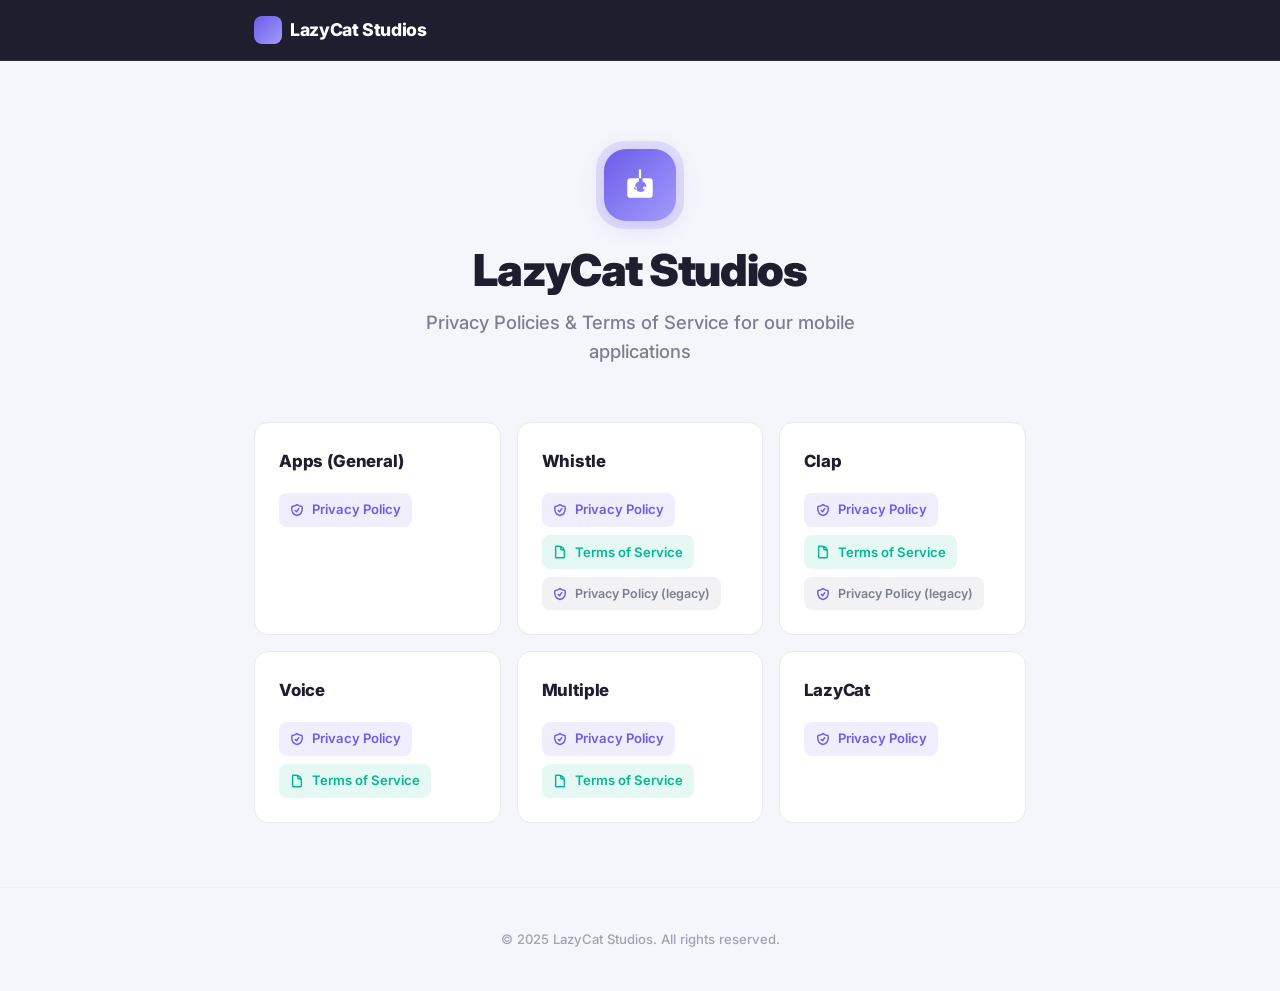
<file: index.html>
<!DOCTYPE html>
<html lang="en">
<head>
  <meta charset="UTF-8">
  <meta name="viewport" content="width=device-width, initial-scale=1.0">
  <meta name="theme-color" content="#1e1e2e">
  <title>LazyCat Studios</title>
  <link rel="stylesheet" href="style.css">
</head>
<body>
  <header class="site-header">
    <div class="site-header__inner">
      <a href="/" class="site-header__brand">LazyCat Studios</a>
    </div>
  </header>

  <main class="page-wrapper">
    <div class="hero">
      <div class="hero__icon">
        <svg xmlns="http://www.w3.org/2000/svg" viewBox="0 0 24 24" fill="currentColor"><path d="M12 1.5a.75.75 0 01.75.75V7.5h-1.5V2.25A.75.75 0 0112 1.5zM11.25 7.5v1.933a3.75 3.75 0 102.5 0V7.5h4.5A2.25 2.25 0 0120.5 9.75v8.5a2.25 2.25 0 01-2.25 2.25H5.75A2.25 2.25 0 013.5 18.25v-8.5A2.25 2.25 0 015.75 7.5h5.5zM9 15a1 1 0 100-2 1 1 0 000 2zm7-1a1 1 0 11-2 0 1 1 0 012 0z"/></svg>
      </div>
      <h1 class="hero__title">LazyCat Studios</h1>
      <p class="hero__subtitle">Privacy Policies &amp; Terms of Service for our mobile applications</p>
    </div>

    <div class="apps-grid">

      <div class="app-card">
        <div class="app-card__name">Apps (General)</div>
        <div class="app-card__links">
          <a href="pp-apps/" class="app-card__link">Privacy Policy</a>
        </div>
      </div>

      <div class="app-card">
        <div class="app-card__name">Whistle</div>
        <div class="app-card__links">
          <a href="whistle/privacy-policy/" class="app-card__link">Privacy Policy</a>
          <a href="whistle/terms-of-service/" class="app-card__link">Terms of Service</a>
          <a href="pp-whistle/" class="app-card__link">Privacy Policy (legacy)</a>
        </div>
      </div>

      <div class="app-card">
        <div class="app-card__name">Clap</div>
        <div class="app-card__links">
          <a href="clap/privacy-policy/" class="app-card__link">Privacy Policy</a>
          <a href="clap/terms-of-service/" class="app-card__link">Terms of Service</a>
          <a href="pp-clap/" class="app-card__link">Privacy Policy (legacy)</a>
        </div>
      </div>

      <div class="app-card">
        <div class="app-card__name">Voice</div>
        <div class="app-card__links">
          <a href="voice/privacy-policy/" class="app-card__link">Privacy Policy</a>
          <a href="voice/terms-of-service/" class="app-card__link">Terms of Service</a>
        </div>
      </div>

      <div class="app-card">
        <div class="app-card__name">Multiple</div>
        <div class="app-card__links">
          <a href="multiple/privacy-policy/" class="app-card__link">Privacy Policy</a>
          <a href="multiple/terms-of-service/" class="app-card__link">Terms of Service</a>
        </div>
      </div>

      <div class="app-card">
        <div class="app-card__name">LazyCat</div>
        <div class="app-card__links">
          <a href="pp-lazycat/" class="app-card__link">Privacy Policy</a>
        </div>
      </div>

    </div>
  </main>

  <footer class="site-footer">&copy; 2025 LazyCat Studios. All rights reserved.</footer>
</body>
</html>
</file>
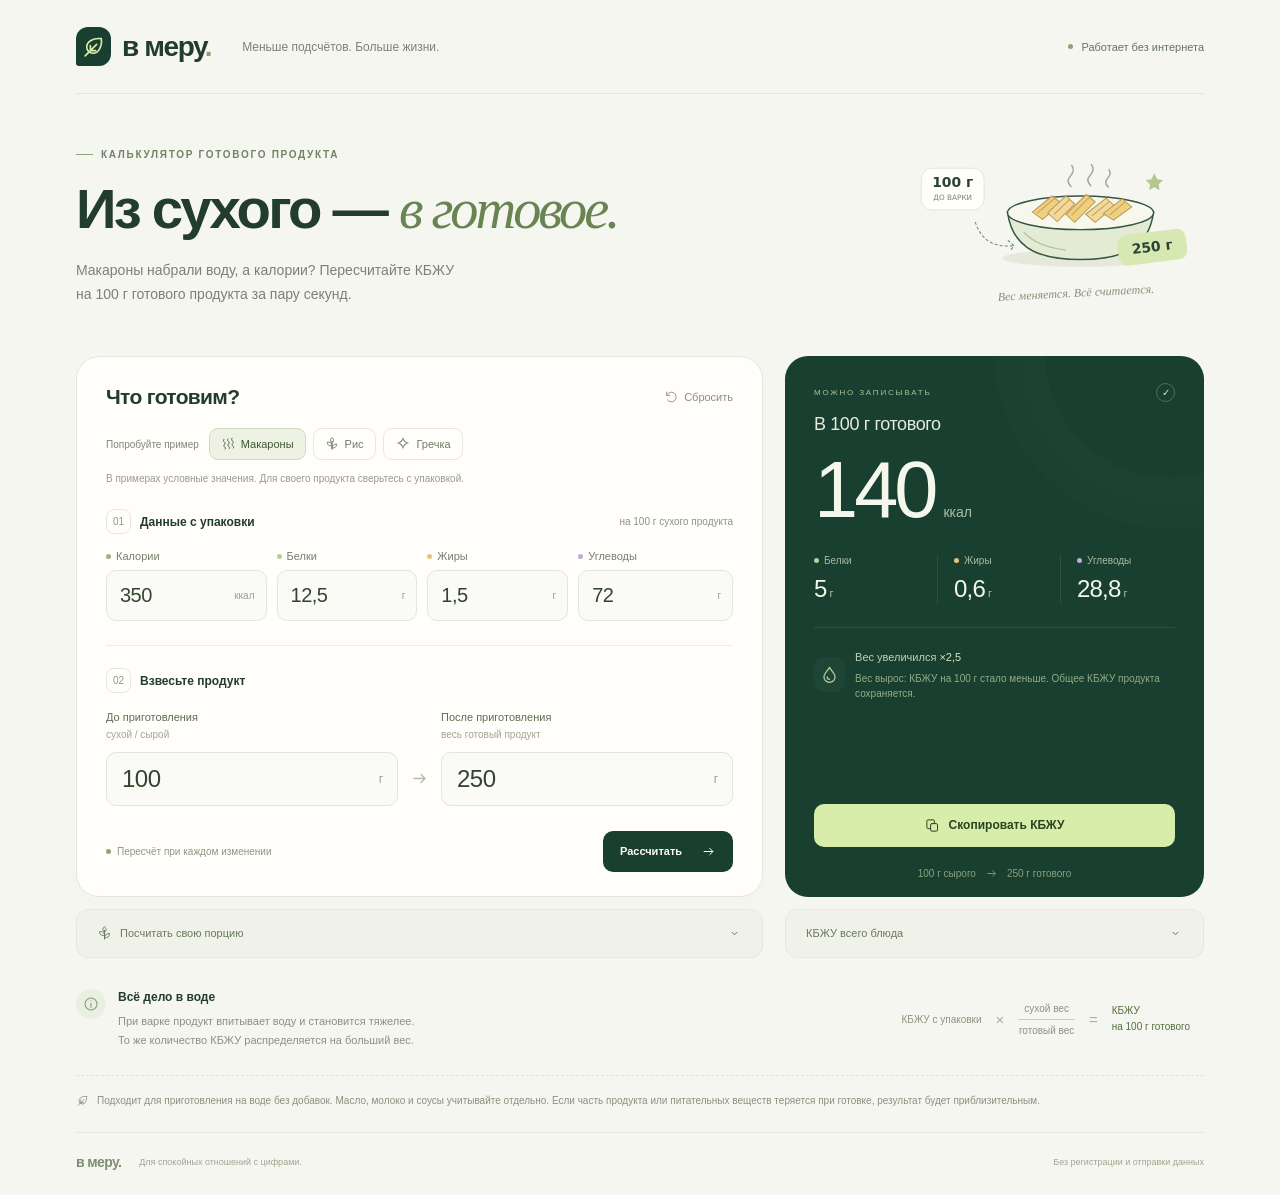
<file: kbzhu-cooked/index.html>
<!doctype html>
<html lang="ru">
  <head>
    <meta charset="UTF-8">
    <meta name="viewport" content="width=device-width, initial-scale=1">
    <meta name="theme-color" content="#183f30">
    <meta name="description" content="Пересчитайте калории, белки, жиры и углеводы сухого продукта на 100 граммов готового. Простой калькулятор для макарон, риса, гречки и других продуктов.">
    <title>В меру — КБЖУ после приготовления</title>
    <link rel="icon" type="image/svg+xml" href="favicon.svg">
    <link rel="stylesheet" href="styles.css">
    <script src="calculator.js" defer></script>
  </head>
  <body>
    <svg class="icon-library" xmlns="http://www.w3.org/2000/svg" aria-hidden="true">
      <symbol id="icon-arrow" viewBox="0 0 24 24"><path d="M5 12h14m-5-5 5 5-5 5"/></symbol>
      <symbol id="icon-leaf" viewBox="0 0 24 24"><path d="M19.5 4.5c-8-1-14 3-14 8a6 6 0 0 0 6 6c5 0 9-6 8-14Z"/><path d="m4 21 11-11M9 16v-5m0 5h5"/></symbol>
      <symbol id="icon-copy" viewBox="0 0 24 24"><rect x="9" y="9" width="11" height="12" rx="2"/><path d="M15 9V5a2 2 0 0 0-2-2H5a2 2 0 0 0-2 2v10a2 2 0 0 0 2 2h4"/></symbol>
      <symbol id="icon-reset" viewBox="0 0 24 24"><path d="M3 10a9 9 0 1 1 1 8M3 4v6h6"/></symbol>
      <symbol id="icon-drop" viewBox="0 0 24 24"><path d="M12 3c-2 4-7 8-7 12a7 7 0 0 0 14 0c0-4-5-8-7-12Z"/><path d="M9 15a3 3 0 0 0 3 3"/></symbol>
      <symbol id="icon-info" viewBox="0 0 24 24"><circle cx="12" cy="12" r="9"/><path d="M12 11v6m0-10v.1"/></symbol>
      <symbol id="icon-chevron" viewBox="0 0 24 24"><path d="m8 10 4 4 4-4"/></symbol>
      <symbol id="icon-pasta" viewBox="0 0 24 24"><path d="M5 4c-4 4 5 5 1 9s5 5 1 8M12 3c-4 4 5 5 1 9s5 5 1 8M19 2c-4 4 5 5 1 9s5 5 1 8"/></symbol>
      <symbol id="icon-grain" viewBox="0 0 24 24"><path d="M12 21V7m0 8c-6 1-8-2-8-6 5-1 8 2 8 6Zm0 4c6 0 8-3 8-7-5 0-8 3-8 7Zm0-9c-4-3-3-6 0-9 3 3 4 6 0 9Z"/></symbol>
    </svg>

    <div class="page-shell">
      <header class="site-header">
        <a class="brand" href="./" aria-label="В меру — на главную">
          <span class="brand-symbol"><svg class="icon"><use href="#icon-leaf"/></svg></span>
          <span>в меру<span class="brand-dot">.</span></span>
        </a>
        <span class="header-caption">Меньше подсчётов. Больше жизни.</span>
        <span class="local-badge"><span></span> Работает без интернета</span>
      </header>

      <main>
        <noscript><p class="no-script-message">Для расчёта включите JavaScript в браузере. Сейчас показан только пример для макарон.</p></noscript>
        <section class="hero" aria-labelledby="page-title">
          <div class="hero-copy">
            <p class="eyebrow"><span></span> КАЛЬКУЛЯТОР ГОТОВОГО ПРОДУКТА</p>
            <h1 id="page-title">Из сухого — <em>в готовое.</em></h1>
            <p class="hero-description">Макароны набрали воду, а калории? Пересчитайте КБЖУ<br class="desktop-break"> на 100 г готового продукта за пару секунд.</p>
          </div>
          <div class="hero-illustration" aria-hidden="true">
            <svg viewBox="0 0 390 200" fill="none" xmlns="http://www.w3.org/2000/svg">
              <ellipse cx="235" cy="163" rx="110" ry="12" fill="#e6e8dc"/>
              <path d="M132 100h200c-6 43-33 65-100 65s-94-22-100-65Z" fill="#e4ebd5" stroke="#335741" stroke-width="2"/>
              <ellipse cx="232" cy="101" rx="100" ry="23" fill="#f7f7ed" stroke="#335741" stroke-width="2"/>
              <path d="m166 100 27-22 13 10-26 22-14-10Z" fill="#efd080" stroke="#b99a54" stroke-width="1.4"/>
              <path d="m187 101 25-23 12 11-24 24-13-12Z" fill="#f3d999" stroke="#b99a54" stroke-width="1.4"/>
              <path d="m212 103 28-27 12 10-28 28-12-11Z" fill="#efd080" stroke="#b99a54" stroke-width="1.4"/>
              <path d="m239 103 28-22 12 11-27 22-13-11Z" fill="#f3d999" stroke="#b99a54" stroke-width="1.4"/>
              <path d="m263 102 26-20 13 11-25 18-14-9Z" fill="#efd080" stroke="#b99a54" stroke-width="1.4"/>
              <path d="m173 101 25-21m-2 23 22-21m2 22 25-25m3 26 24-20m0 19 21-18" stroke="#c7a65e" stroke-width="1.5"/>
              <path d="M219 65c-13-13 10-15 1-29m26 28c-13-13 10-15 1-29m23 31c-11-11 8-14 1-24" stroke="#9da88f" stroke-width="2" stroke-linecap="round"/>
              <path d="M155 128c12 14 34 21 56 24" stroke="#b8c8a7" stroke-width="2" stroke-linecap="round"/>
              <rect x="14" y="40" width="86" height="57" rx="15" fill="#fffef9" stroke="#d9dece"/>
              <text x="57" y="66" text-anchor="middle" font-size="19" font-family="system-ui,sans-serif" font-weight="650" fill="#294431">100 г</text>
              <text x="57" y="84" text-anchor="middle" font-size="10" font-family="system-ui,sans-serif" fill="#7a8273">ДО ВАРКИ</text>
              <path d="M88 114c8 24 25 35 52 32m-7-7 8 7-6 8" stroke="#788b66" stroke-width="1.5" stroke-linecap="round" stroke-linejoin="round" stroke-dasharray="3 4"/>
              <g transform="translate(281 133) rotate(-7)"><rect width="94" height="42" rx="12" fill="#d7e8b2"/><text x="47" y="27" text-anchor="middle" font-size="19" font-family="system-ui,sans-serif" font-weight="650" fill="#294431">250 г</text></g>
              <path d="m333 47 4 8 8 1-6 6 1 8-7-4-7 4 1-8-6-6 8-1 4-8Z" fill="#b3c891"/>
            </svg>
            <span class="illustration-caption">Вес меняется. Всё считается.</span>
          </div>
        </section>

        <div class="calculator-layout">
          <section class="input-card" aria-label="Исходные данные для расчёта">
            <div class="card-heading">
              <h2>Что готовим?</h2>
              <button class="text-button" type="button" id="reset-form"><svg class="icon"><use href="#icon-reset"/></svg> Сбросить</button>
            </div>
            <div class="presets" role="group" aria-label="Примеры для знакомства с калькулятором">
              <span class="preset-caption">Попробуйте пример</span>
              <button type="button" class="preset is-active" data-preset="pasta" aria-pressed="true"><svg class="icon"><use href="#icon-pasta"/></svg>Макароны</button>
              <button type="button" class="preset" data-preset="rice" aria-pressed="false"><svg class="icon"><use href="#icon-grain"/></svg>Рис</button>
              <button type="button" class="preset" data-preset="buckwheat" aria-pressed="false"><span class="buckwheat-icon" aria-hidden="true">✧</span>Гречка</button>
            </div>
            <p class="demo-note">В примерах условные значения. Для своего продукта сверьтесь с упаковкой.</p>

            <form id="calculator-form" novalidate>
              <fieldset>
                <legend><span class="step-number">01</span><span>Данные с упаковки</span><span class="section-unit">на 100 г сухого продукта</span></legend>
                <div class="nutrition-inputs">
                  <div class="field" data-field="calories">
                    <label for="calories"><span class="nutrient-dot calorie-dot"></span>Калории</label>
                    <div class="input-wrap"><input id="calories" name="calories" type="text" inputmode="decimal" autocomplete="off" value="350" placeholder="0" aria-describedby="error-calories"><span>ккал</span></div>
                    <span class="field-error" id="error-calories"></span>
                  </div>
                  <div class="field" data-field="protein">
                    <label for="protein"><span class="nutrient-dot protein-dot"></span>Белки</label>
                    <div class="input-wrap"><input id="protein" name="protein" type="text" inputmode="decimal" autocomplete="off" value="12,5" placeholder="0" aria-describedby="error-protein"><span>г</span></div>
                    <span class="field-error" id="error-protein"></span>
                  </div>
                  <div class="field" data-field="fat">
                    <label for="fat"><span class="nutrient-dot fat-dot"></span>Жиры</label>
                    <div class="input-wrap"><input id="fat" name="fat" type="text" inputmode="decimal" autocomplete="off" value="1,5" placeholder="0" aria-describedby="error-fat"><span>г</span></div>
                    <span class="field-error" id="error-fat"></span>
                  </div>
                  <div class="field" data-field="carbs">
                    <label for="carbs"><span class="nutrient-dot carbs-dot"></span>Углеводы</label>
                    <div class="input-wrap"><input id="carbs" name="carbs" type="text" inputmode="decimal" autocomplete="off" value="72" placeholder="0" aria-describedby="error-carbs"><span>г</span></div>
                    <span class="field-error" id="error-carbs"></span>
                  </div>
                </div>
              </fieldset>

              <fieldset class="weight-section">
                <legend><span class="step-number">02</span><span>Взвесьте продукт</span></legend>
                <div class="weight-inputs">
                  <div class="field weight-field" data-field="raw-weight">
                    <label for="raw-weight">До приготовления <span>сухой / сырой</span></label>
                    <div class="input-wrap"><input id="raw-weight" name="raw-weight" type="text" inputmode="decimal" autocomplete="off" value="100" placeholder="Например, 100" aria-describedby="error-raw-weight"><span>г</span></div>
                    <span class="field-error" id="error-raw-weight"></span>
                  </div>
                  <span class="weight-arrow" aria-hidden="true"><svg class="icon"><use href="#icon-arrow"/></svg></span>
                  <div class="field weight-field" data-field="cooked-weight">
                    <label for="cooked-weight">После приготовления <span>весь готовый продукт</span></label>
                    <div class="input-wrap"><input id="cooked-weight" name="cooked-weight" type="text" inputmode="decimal" autocomplete="off" value="250" placeholder="Например, 250" aria-describedby="error-cooked-weight"><span>г</span></div>
                    <span class="field-error" id="error-cooked-weight"></span>
                  </div>
                </div>
              </fieldset>

              <div class="form-bottom">
                <span class="auto-hint"><span></span> Пересчёт при каждом изменении</span>
                <button class="calculate-button" type="submit">Рассчитать <svg class="icon"><use href="#icon-arrow"/></svg></button>
              </div>
              <p id="calculation-status" class="sr-only" role="status" aria-live="polite" aria-atomic="true"></p>
            </form>
          </section>

          <section class="result-card" id="results" data-state="valid" tabindex="-1" aria-labelledby="result-title">
            <div class="result-topline"><span class="result-eyebrow">МОЖНО ЗАПИСЫВАТЬ</span><span class="result-check" aria-hidden="true">✓</span></div>
            <h2 id="result-title">В 100 г готового</h2>
            <p class="result-notice" id="result-notice" hidden></p>
            <div class="calorie-result"><span id="result-calories">140</span><span class="calorie-unit">ккал</span></div>
            <div class="macro-results">
              <div><span class="macro-label"><i class="protein-dot"></i>Белки</span><span class="macro-number"><span id="result-protein">5</span><small>г</small></span></div>
              <div><span class="macro-label"><i class="fat-dot"></i>Жиры</span><span class="macro-number"><span id="result-fat">0,6</span><small>г</small></span></div>
              <div><span class="macro-label"><i class="carbs-dot"></i>Углеводы</span><span class="macro-number"><span id="result-carbs">28,8</span><small>г</small></span></div>
            </div>
            <div class="weight-change">
              <span class="water-icon"><svg class="icon"><use href="#icon-drop"/></svg></span>
              <div><p><span id="factor-label">Вес увеличился</span> <strong id="weight-factor">в 2,5 раза</strong></p><span id="weight-explanation">Вода добавляет вес, но не калории.</span></div>
            </div>
            <button class="copy-button" type="button" id="copy-result"><svg class="icon"><use href="#icon-copy"/></svg> Скопировать КБЖУ</button>
            <p id="copy-status" class="copy-status" role="status" aria-live="polite"></p>
            <div class="result-footer"><span id="raw-summary">100 г сухого</span><svg class="icon"><use href="#icon-arrow"/></svg><span id="cooked-summary">250 г готового</span></div>
          </section>
        </div>

        <div class="extras-layout">
          <details class="portion-card">
            <summary><span><svg class="icon"><use href="#icon-grain"/></svg>Посчитать свою порцию</span><svg class="icon chevron"><use href="#icon-chevron"/></svg></summary>
            <div class="portion-content">
              <div class="field" data-field="portion-weight"><label for="portion-weight">Вес готовой порции</label><div class="input-wrap"><input id="portion-weight" type="text" inputmode="decimal" autocomplete="off" value="100" placeholder="150" aria-describedby="error-portion-weight"><span>г</span></div><span class="field-error" id="error-portion-weight"></span></div>
              <div class="portion-results"><strong><span id="portion-calories">140</span> <small>ккал</small></strong><span>Б <b id="portion-protein">5</b> г <i>·</i> Ж <b id="portion-fat">0,6</b> г <i>·</i> У <b id="portion-carbs">28,8</b> г</span></div>
            </div>
          </details>
          <details class="batch-card">
            <summary><span>КБЖУ всего блюда</span><svg class="icon chevron"><use href="#icon-chevron"/></svg></summary>
            <div class="batch-content"><strong><span id="total-calories">350</span> <small>ккал</small></strong><span>Б <b id="total-protein">12,5</b> г <i>·</i> Ж <b id="total-fat">1,5</b> г <i>·</i> У <b id="total-carbs">72</b> г</span></div>
          </details>
        </div>

        <section class="explanation" aria-labelledby="explanation-title">
          <div class="explanation-intro"><span class="info-icon"><svg class="icon"><use href="#icon-info"/></svg></span><div><h2 id="explanation-title">Всё дело в воде</h2><p>При варке продукт впитывает воду и становится тяжелее.<br>То же количество КБЖУ распределяется на больший вес.</p></div></div>
          <div class="formula"><span>КБЖУ с упаковки</span><span class="formula-operator">×</span><span class="fraction"><span>сухой вес</span><span>готовый вес</span></span><span class="formula-operator">=</span><span class="formula-answer">КБЖУ<br>на 100 г готового</span></div>
        </section>
        <p class="cooking-note"><svg class="icon"><use href="#icon-leaf"/></svg>Подходит для приготовления на воде без добавок. Масло, молоко и соусы учитывайте отдельно. Если часть продукта или питательных веществ теряется при готовке, результат будет приблизительным.</p>
      </main>

      <footer class="site-footer"><span class="footer-brand">в меру.</span><span>Для спокойных отношений с цифрами.</span><span>Без регистрации и отправки данных</span></footer>
    </div>
  </body>
</html>
</file>
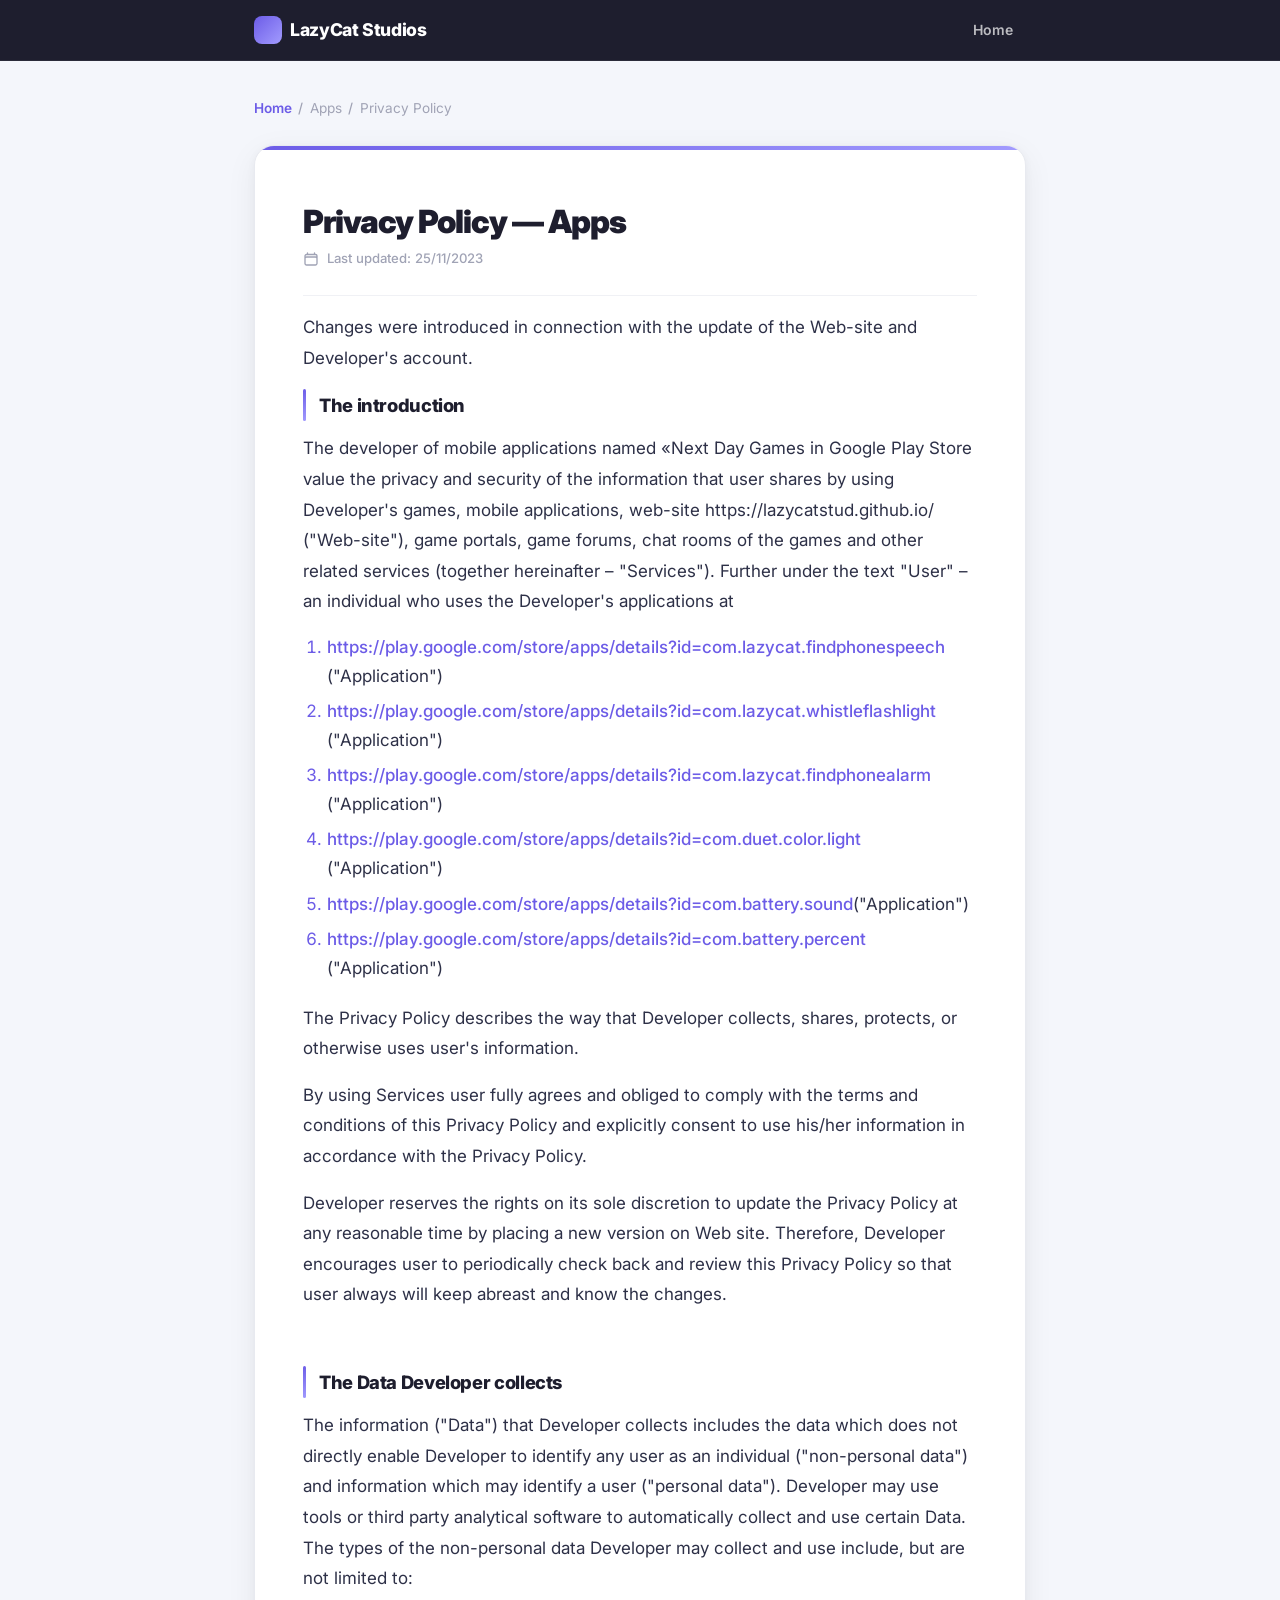
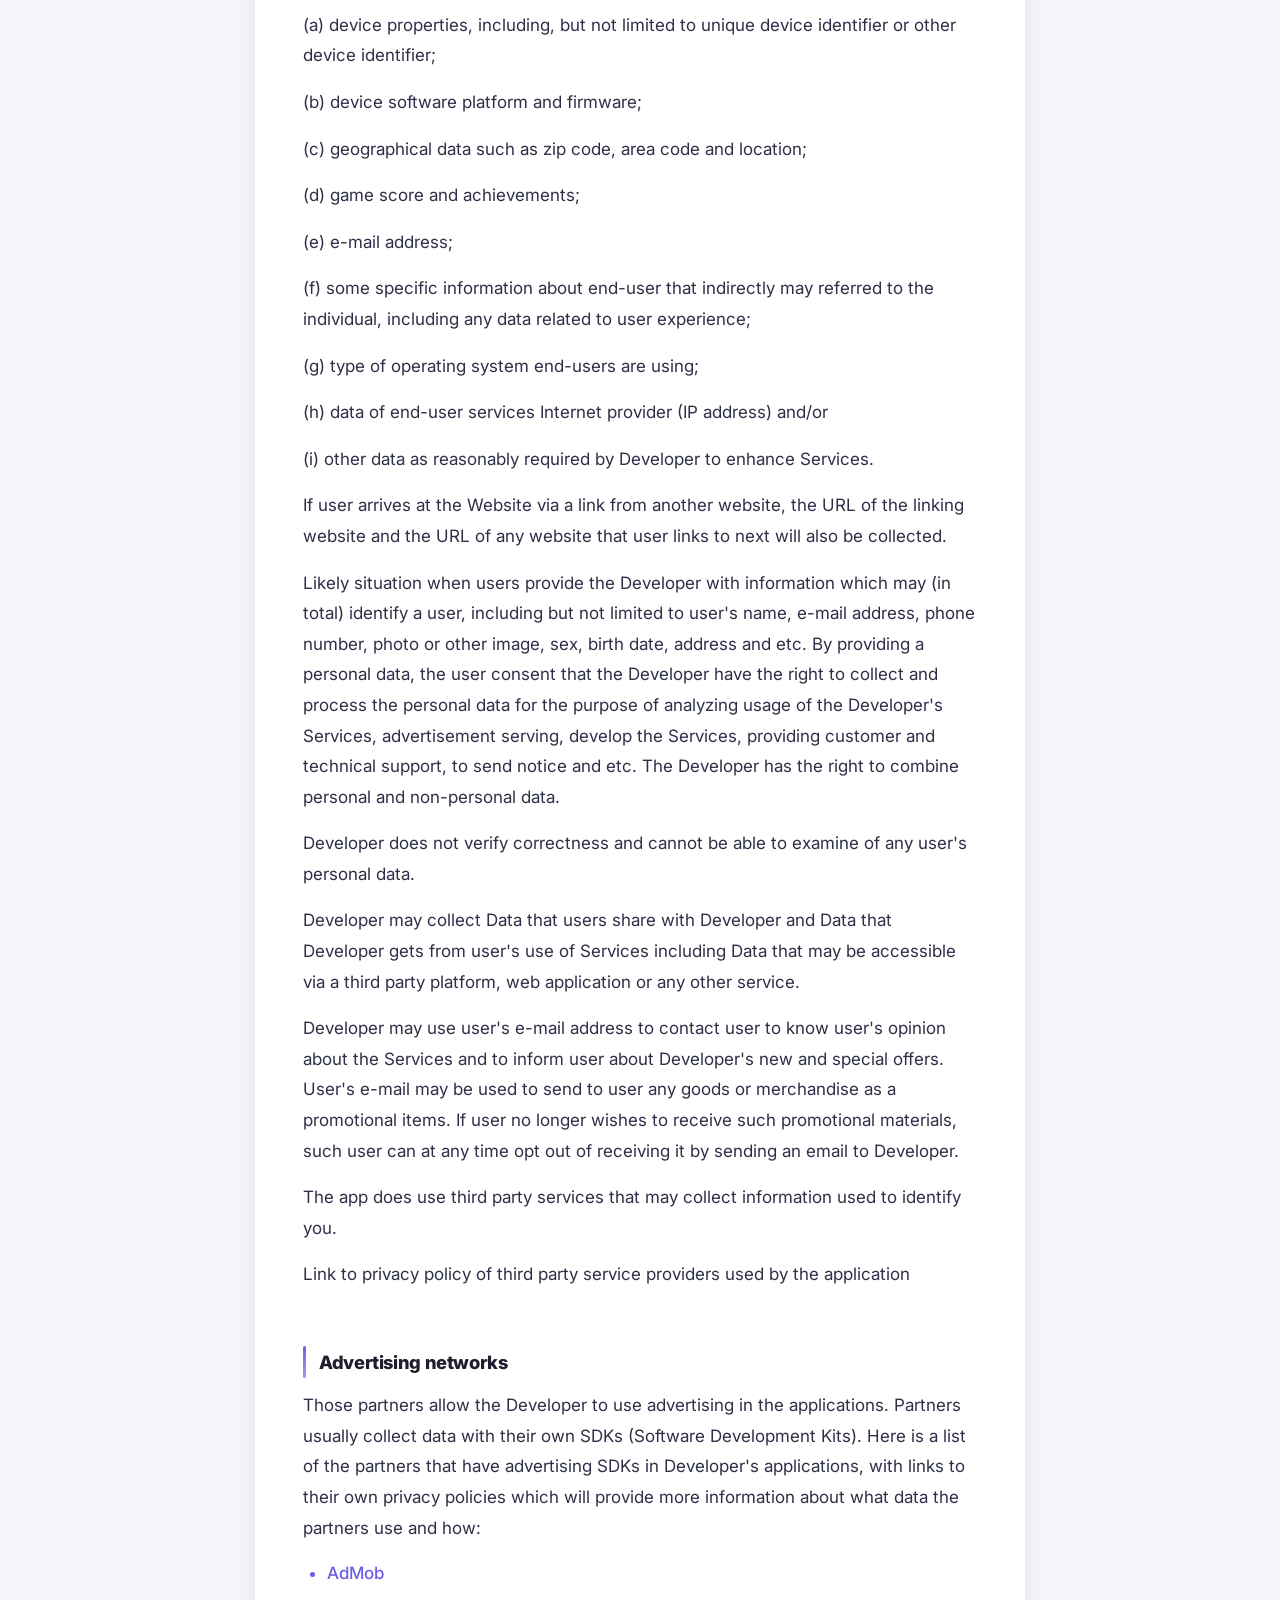
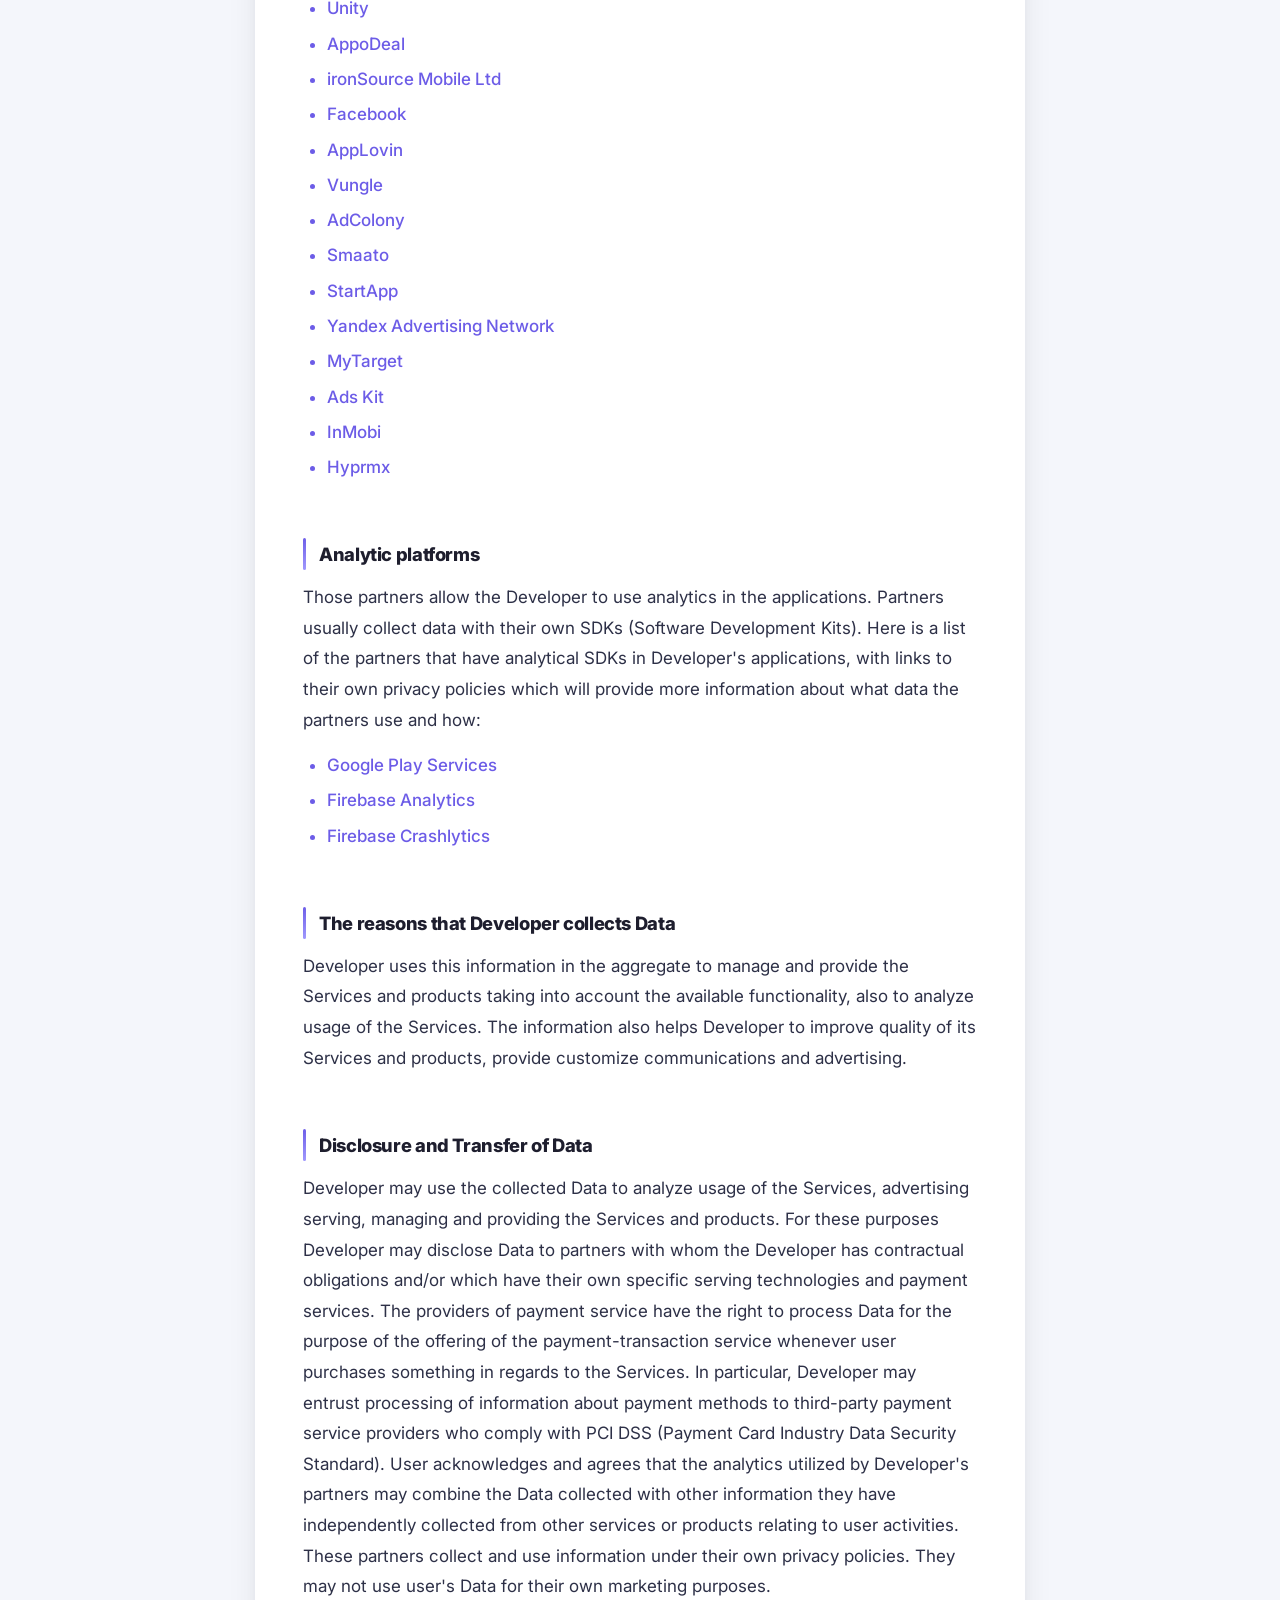
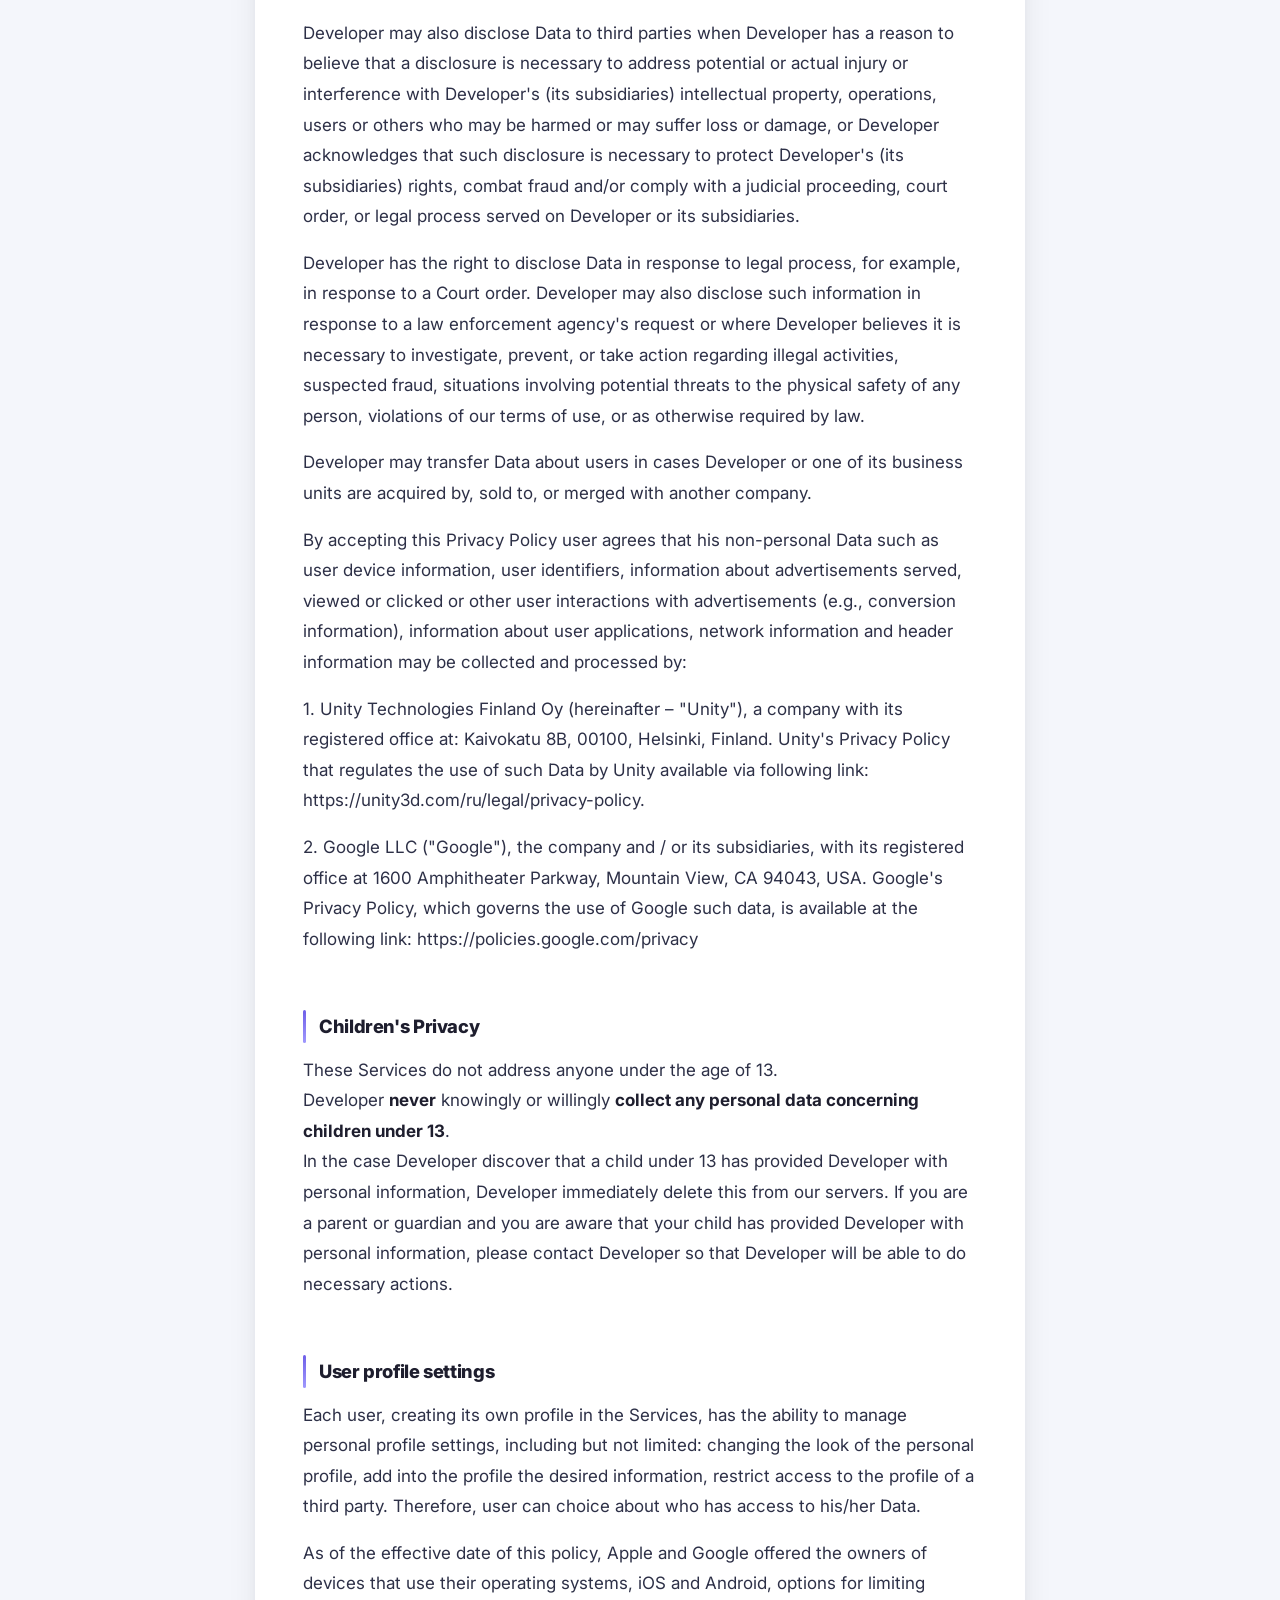
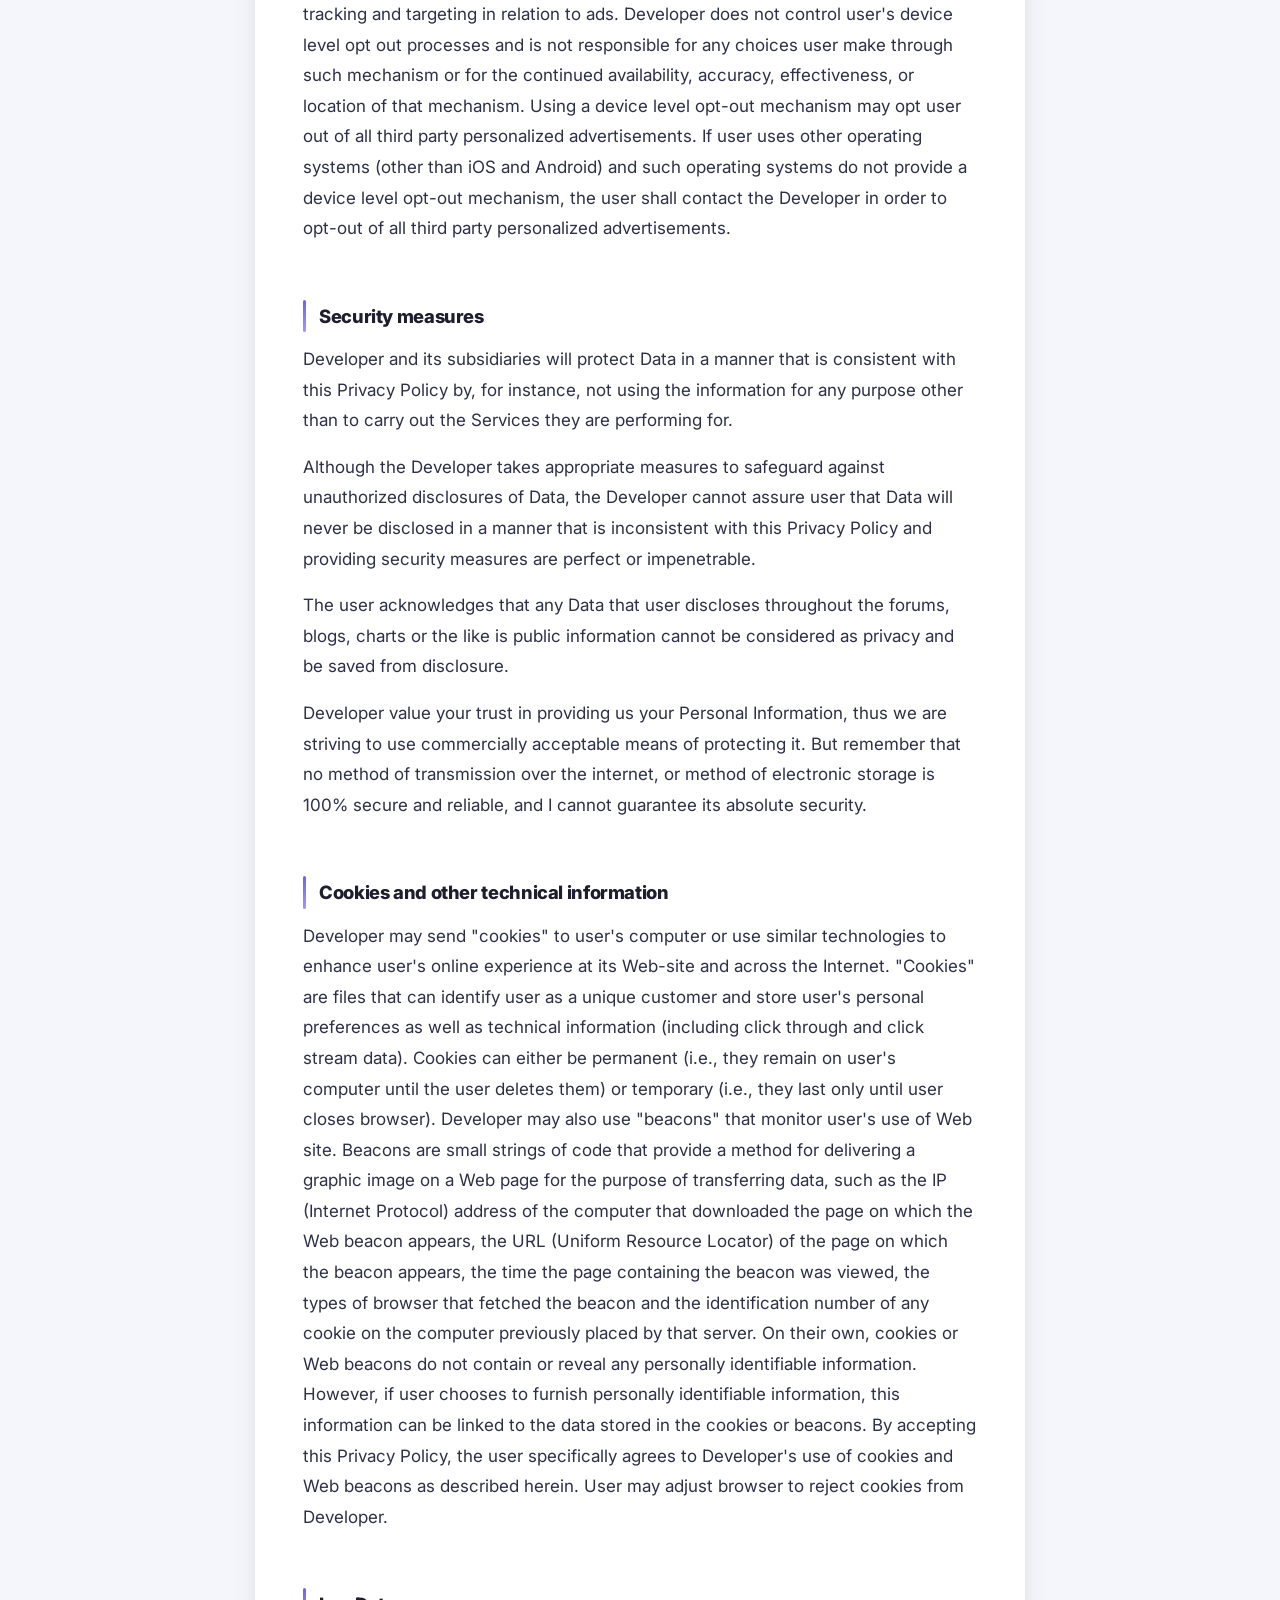
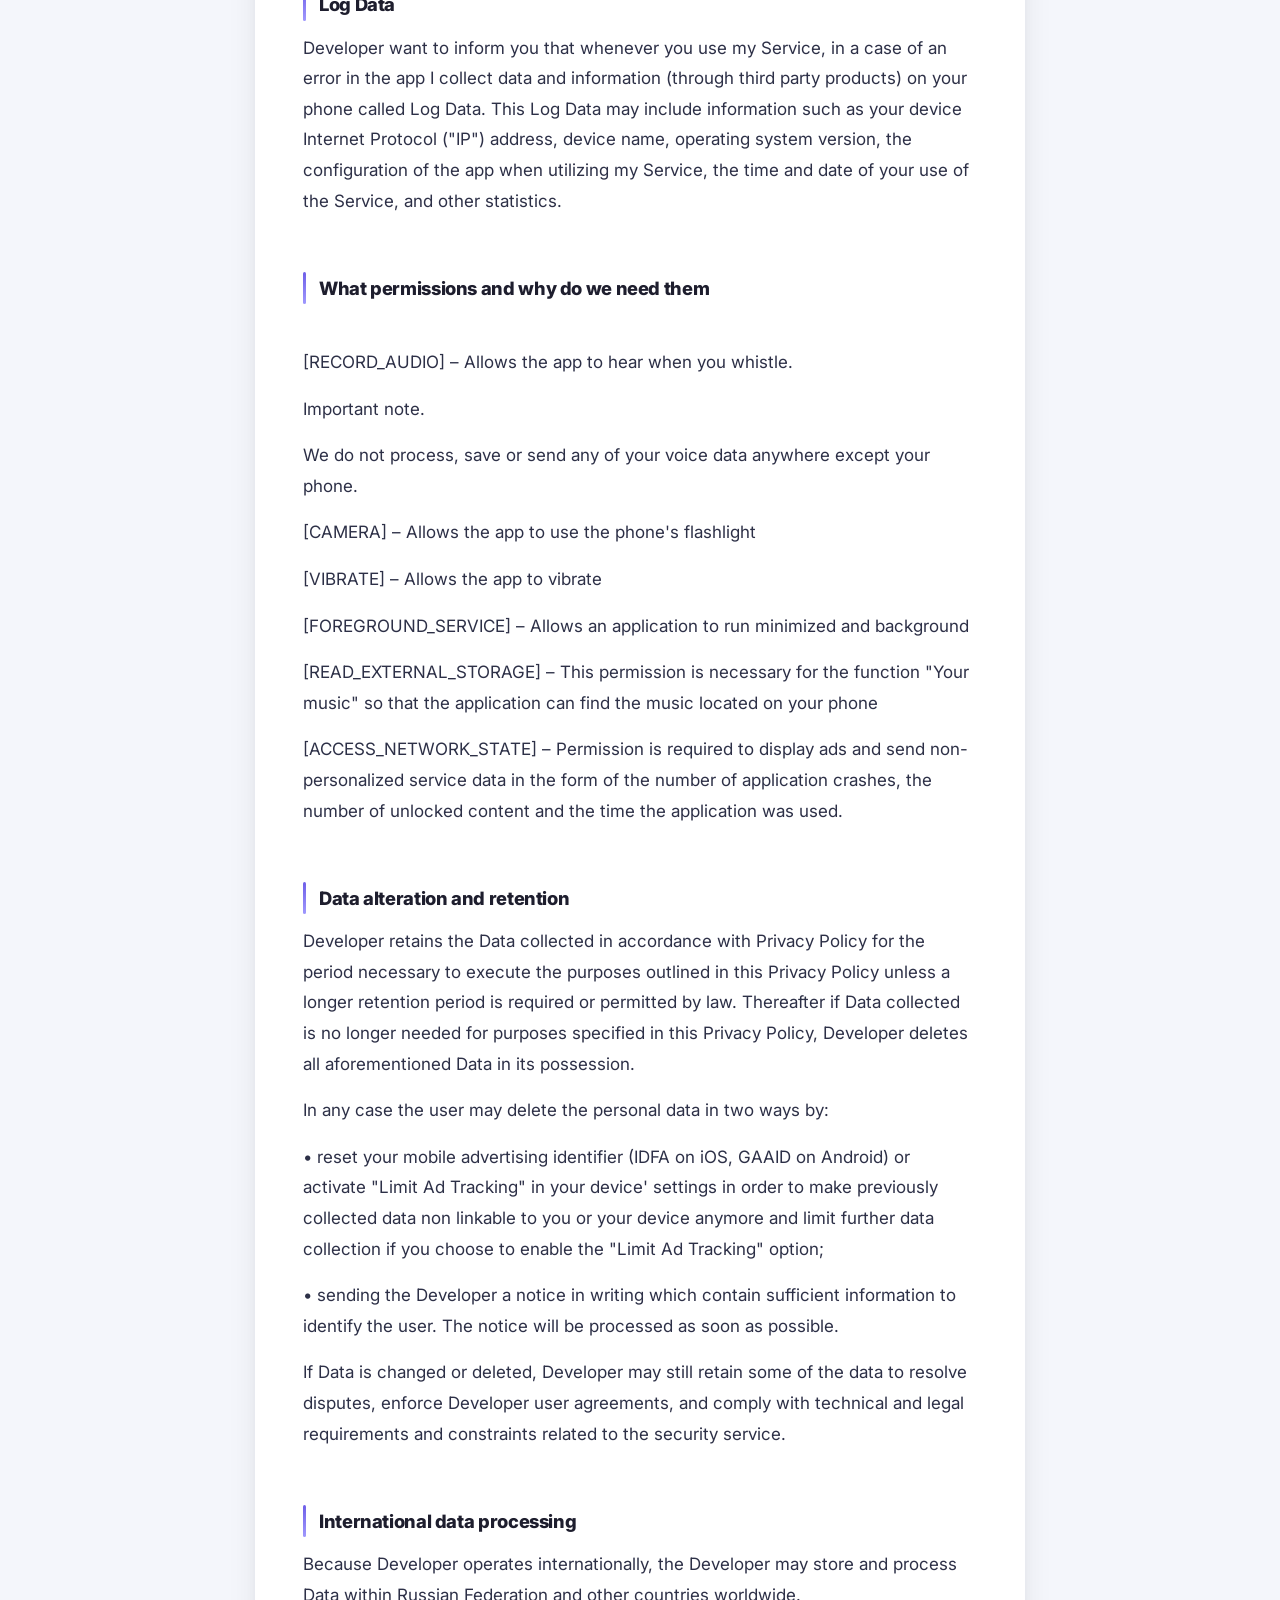
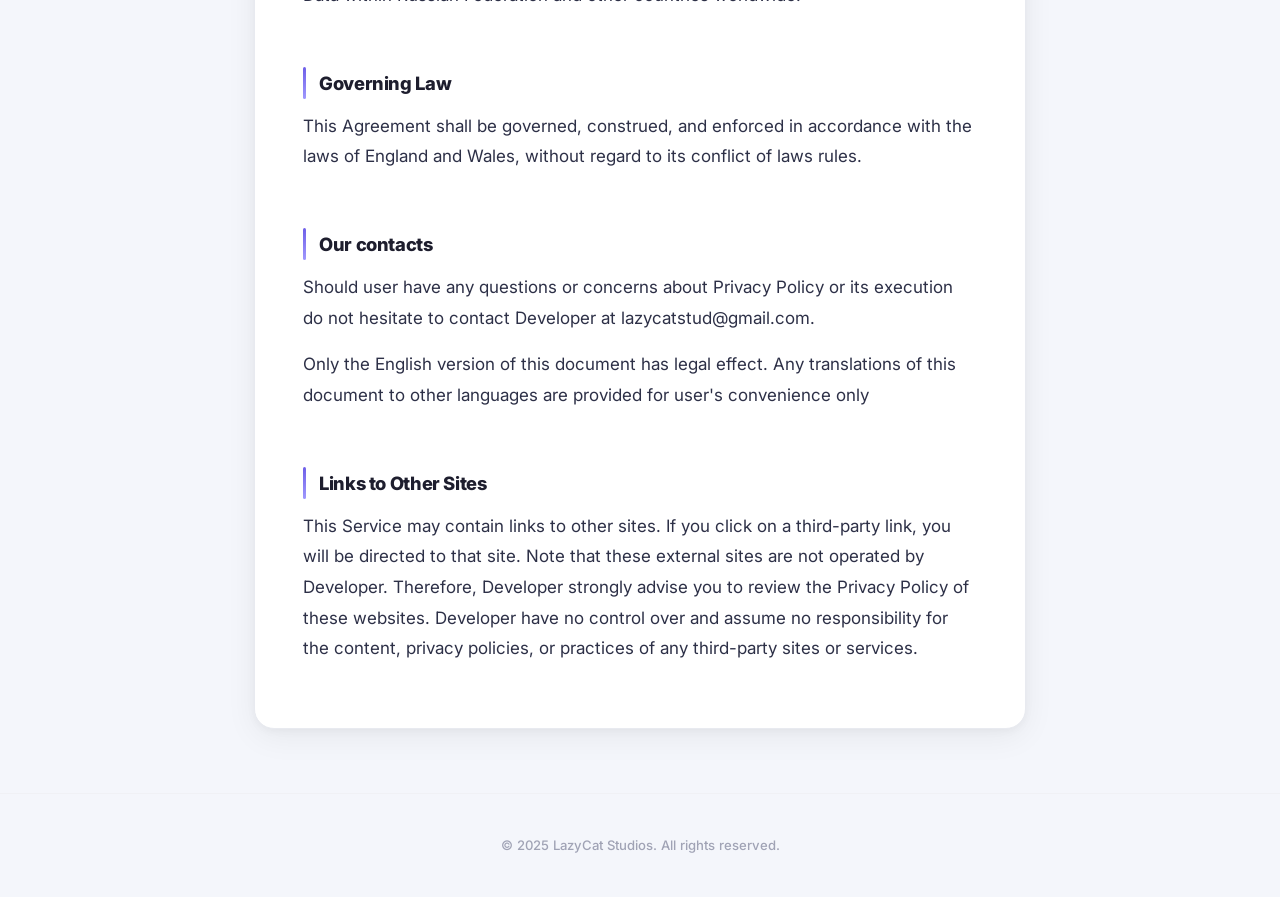
<file: pp-apps/index.html>
<!DOCTYPE html>
<html lang="en">
<head>
  <meta charset="UTF-8">
  <meta name="viewport" content="width=device-width, initial-scale=1.0">
  <meta name="theme-color" content="#1e1e2e">
  <title>Privacy Policy — Apps | LazyCat Studios</title>
  <link rel="stylesheet" href="../style.css">
</head>
<body>
  <header class="site-header">
    <div class="site-header__inner">
      <a href="/" class="site-header__brand">LazyCat Studios</a>
      <nav class="site-header__nav"><a href="/">Home</a></nav>
    </div>
  </header>
  <main class="page-wrapper">
    <nav class="breadcrumb">
      <a href="/">Home</a><span class="breadcrumb__sep">/</span>
      <span>Apps</span><span class="breadcrumb__sep">/</span>
      <span>Privacy Policy</span>
    </nav>
    <article class="document">
      <h1 class="document__title">Privacy Policy — Apps</h1>
      <p class="document__meta">Last updated: 25/11/2023</p>

<p>Changes were introduced in connection with the update of the Web-site and Developer's account.&nbsp;</p>

<h2>The introduction</h2>

<p>The developer of mobile applications named «Next Day Games  in Google Play Store value the privacy and security of the information that user shares by using Developer's games, mobile applications, web-site https://lazycatstud.github.io/ ("Web-site"), game portals, game forums, chat rooms of the games and other related services (together hereinafter – "Services"). Further under the text "User" – an individual who uses the Developer's applications at&nbsp;</p>

<ol><li><a rel="noreferrer noopener" href="https://play.google.com/store/apps/details?id=com.lazycat.findphonespeech" target="_blank">https://play.google.com/store/apps/details?id=com.lazycat.findphonespeech</a> ("Application")</li><li><a rel="noreferrer noopener" href="https://play.google.com/store/apps/details?id=com.lazycat.whistleflashlight" target="_blank">https://play.google.com/store/apps/details?id=com.lazycat.whistleflashlight</a> ("Application")</li><li><a rel="noreferrer noopener" href="https://play.google.com/store/apps/details?id=com.lazycat.findphonealarm" target="_blank">https://play.google.com/store/apps/details?id=com.lazycat.findphonealarm</a> ("Application")</li><li><a rel="noreferrer noopener" href="https://play.google.com/store/apps/details?id=com.duet.color.light" target="_blank">https://play.google.com/store/apps/details?id=com.duet.color.light </a>("Application")</li><li><a rel="noreferrer noopener" href="https://play.google.com/store/apps/details?id=com.battery.sound" target="_blank">https://play.google.com/store/apps/details?id=com.battery.sound</a>("Application")</li><li><a href="https://play.google.com/store/apps/details?id=com.battery.percent" target="_blank" rel="noreferrer noopener">https://play.google.com/store/apps/details?id=com.battery.percent</a>("Application")</li></ol>

<p>The Privacy Policy describes the way that Developer collects, shares, protects, or otherwise uses user's information.</p>

<p>By using Services user fully agrees and obliged to comply with the terms and conditions of this Privacy Policy and explicitly consent to use his/her information in accordance with the Privacy Policy.&nbsp;</p>

<p>Developer reserves the rights on its sole discretion to update the Privacy Policy at any reasonable time by placing a new version on Web site. Therefore, Developer encourages user to periodically check back and review this Privacy Policy so that user always will keep abreast and know the changes.&nbsp;</p>

<h2>The Data Developer collects</h2>

<p>The information ("Data") that Developer collects includes the data which does not directly enable Developer to identify any user as an individual ("non-personal data") and information which may identify a user ("personal data"). Developer may use tools or third party analytical software to automatically collect and use certain Data. The types of the non-personal data Developer may collect and use include, but are not limited to:&nbsp;</p>

<p>(a) device properties, including, but not limited to unique device identifier or other device identifier;&nbsp;</p>

<p>(b) device software platform and firmware;&nbsp;</p>

<p>(c) geographical data such as zip code, area code and location;&nbsp;</p>

<p>(d) game score and achievements;&nbsp;</p>

<p>(e) e-mail address;&nbsp;</p>

<p>(f) some specific information about end-user that indirectly may referred to the individual, including any data related to user experience;&nbsp;</p>

<p>(g) type of operating system end-users are using;&nbsp;</p>

<p>(h) data of end-user services Internet provider (IP address) and/or&nbsp;</p>

<p>(i) other data as reasonably required by Developer to enhance Services.&nbsp;</p>

<p>If user arrives at the Website via a link from another website, the URL of the linking website and the URL of any website that user links to next will also be collected.&nbsp;</p>

<p>Likely situation when users provide the Developer with information which may (in total) identify a user, including but not limited to user's name, e-mail address, phone number, photo or other image, sex, birth date, address and etc. By providing a personal data, the user consent that the Developer have the right to collect and process the personal data for the purpose of analyzing usage of the Developer's Services, advertisement serving, develop the Services, providing customer and technical support, to send notice and etc. The Developer has the right to combine personal and non-personal data.&nbsp;</p>

<p>Developer does not verify correctness and cannot be able to examine of any user's personal data.&nbsp;</p>

<p>Developer may collect Data that users share with Developer and Data that Developer gets from user's use of Services including Data that may be accessible via a third party platform, web application or any other service.&nbsp;</p>

<p>Developer may use user's e-mail address to contact user to know user's opinion about the Services and to inform user about Developer's new and special offers. User's e-mail may be used to send to user any goods or merchandise as a promotional items. If user no longer wishes to receive such promotional materials, such user can at any time opt out of receiving it by sending an email to Developer.</p>

<p>The app does use third party services that may collect information used to identify you.</p>

<p>Link to privacy policy of third party service providers used by the application</p>

<h2>​Advertising networks</h2>

<p>Those partners allow the Developer to use advertising in the applications. Partners usually collect data with their own SDKs (Software Development Kits). Here is a list of the partners that have advertising SDKs in Developer's applications, with links to their own privacy policies which will provide more information about what data the partners use and how:</p>

<ul><li><a href="https://support.google.com/admob/answer/6128543?hl=en">AdMob</a></li><li><a href="https://unity3d.com/ru/legal/privacy-policy">Unity</a></li><li><a href="https://www.appodeal.com/home/privacy-policy/">AppoDeal</a></li><li><a rel="noreferrer noopener" href="https://developers.ironsrc.com/ironsource-mobile/air/ironsource-mobile-privacy-policy" data-type="URL" data-id="https://developers.ironsrc.com/ironsource-mobile/air/ironsource-mobile-privacy-policy" target="_blank">ironSource Mobile Ltd</a></li><li><a href="https://www.facebook.com/about/privacy">Facebook</a></li><li><a href="https://www.applovin.com/privacy">AppLovin</a></li><li><a href="https://vungle.com/privacy">Vungle</a></li><li><a href="https://www.adcolony.com/privacy-policy">AdColony</a></li><li><a href="https://www.smaato.com/privacy">Smaato</a></li><li><a href="https://www.startapp.com/privacy/">StartApp</a></li><li><a href="https://yandex.com/legal/confidential/">Yandex Advertising Network</a></li><li><a href="https://legal.my.com/us/mytarget/privacy">MyTarget</a></li><li><a href="https://consumer.huawei.com/ru/privacy/privacy-policy">Ads Kit</a></li><li><a href="https://www.inmobi.com/privacy-policy">InMobi</a></li><li><a href="https://www.hyprmx.com/pp">Hyprmx</a></li></ul>

<h2>Analytic platforms</h2>

<p>Those partners allow the Developer to use analytics in the applications. Partners usually collect data with their own SDKs (Software Development Kits). Here is a list of the partners that have analytical SDKs in Developer's applications, with links to their own privacy policies which will provide more information about what data the partners use and how:</p>

<ul id="block-68e3c02e-ff10-4dc8-b122-c8df6c490add"><li><a href="https://www.google.com/policies/privacy/">Google Play Services</a></li><li><a href="https://firebase.google.com/policies/analytics">Firebase Analytics</a></li><li><a href="https://firebase.google.com/terms/crashlytics">Firebase Crashlytics</a>&nbsp;</li></ul>

<h2>The reasons that Developer collects Data</h2>

<p>Developer uses this information in the aggregate to manage and provide the Services and products taking into account the available functionality, also to analyze usage of the Services. The information also helps Developer to improve quality of its Services and products, provide customize communications and advertising.</p>

<h2>Disclosure and Transfer of Data</h2>

<p>Developer may use the collected Data to analyze usage of the Services, advertising serving, managing and providing the Services and products. For these purposes Developer may disclose Data to partners with whom the Developer has contractual obligations and/or which have their own specific serving technologies and payment services. The providers of payment service have the right to process Data for the purpose of the offering of the payment-transaction service whenever user purchases something in regards to the Services. In particular, Developer may entrust processing of information about payment methods to third-party payment service providers who comply with PCI DSS (Payment Card Industry Data Security Standard). User acknowledges and agrees that the analytics utilized by Developer's partners may combine the Data collected with other information they have independently collected from other services or products relating to user activities. These partners collect and use information under their own privacy policies. They may not use user's Data for their own marketing purposes.&nbsp;</p>

<p>Developer may also disclose Data to third parties when Developer has a reason to believe that a disclosure is necessary to address potential or actual injury or interference with Developer's (its subsidiaries) intellectual property, operations, users or others who may be harmed or may suffer loss or damage, or Developer acknowledges that such disclosure is necessary to protect Developer's (its subsidiaries) rights, combat fraud and/or comply with a judicial proceeding, court order, or legal process served on Developer or its subsidiaries.&nbsp;</p>

<p>Developer has the right to disclose Data in response to legal process, for example, in response to a Court order. Developer may also disclose such information in response to a law enforcement agency's request or where Developer believes it is necessary to investigate, prevent, or take action regarding illegal activities, suspected fraud, situations involving potential threats to the physical safety of any person, violations of our terms of use, or as otherwise required by law.&nbsp;</p>

<p>Developer may transfer Data about users in cases Developer or one of its business units are acquired by, sold to, or merged with another company.&nbsp;</p>

<p>By accepting this Privacy Policy user agrees that his non-personal Data such as user device information, user identifiers, information about advertisements served, viewed or clicked or other user interactions with advertisements (e.g., conversion information), information about user applications, network information and header information may be collected and processed by:&nbsp;</p>

<p>1. Unity Technologies Finland Oy (hereinafter – "Unity"), a company with its registered office at: Kaivokatu 8B, 00100, Helsinki, Finland. Unity's Privacy Policy that regulates the use of such Data by Unity available via following link: https://unity3d.com/ru/legal/privacy-policy.&nbsp;</p>

<p>2. Google LLC ("Google"), the company and / or its subsidiaries, with its registered office at 1600 Amphitheater Parkway, Mountain View, CA 94043, USA. Google's Privacy Policy, which governs the use of Google such data, is available at the following link: https://policies.google.com/privacy&nbsp;</p>

<h2>Children's Privacy</h2>

<p>These Services do not address anyone under the age of 13. <br>Developer <strong>never</strong> knowingly or willingly <strong>collect any personal data concerning children under&nbsp;13</strong>. <br>In the case Developer discover that a child under 13 has provided Developer with personal information, Developer immediately delete this from our servers. If you are a parent or guardian and you are aware that your child has provided Developer with personal information, please contact Developer so that Developer will be able to do necessary actions.</p>

<h2>User profile settings</h2>

<p>Each user, creating its own profile in the Services, has the ability to manage personal profile settings, including but not limited: changing the look of the personal profile, add into the profile the desired information, restrict access to the profile of a third party. Therefore, user can choice about who has access to his/her Data.&nbsp;</p>

<p>As of the effective date of this policy, Apple and Google offered the owners of devices that use their operating systems, iOS and Android, options for limiting tracking and targeting in relation to ads. Developer does not control user's device level opt out processes and is not responsible for any choices user make through such mechanism or for the continued availability, accuracy, effectiveness, or location of that mechanism. Using a device level opt-out mechanism may opt user out of all third party personalized advertisements. If user uses other operating systems (other than iOS and Android) and such operating systems do not provide a device level opt-out mechanism, the user shall contact the Developer in order to opt-out of all third party personalized advertisements.&nbsp;</p>

<h2>Security measures</h2>

<p>Developer and its subsidiaries will protect Data in a manner that is consistent with this Privacy Policy by, for instance, not using the information for any purpose other than to carry out the Services they are performing for.&nbsp;</p>

<p>Although the Developer takes appropriate measures to safeguard against unauthorized disclosures of Data, the Developer cannot assure user that Data will never be disclosed in a manner that is inconsistent with this Privacy Policy and providing security measures are perfect or impenetrable.&nbsp;</p>

<p>The user acknowledges that any Data that user discloses throughout the forums, blogs, charts or the like is public information cannot be considered as privacy and be saved from disclosure.</p>

<p>Developer value your trust in providing us your Personal Information, thus we are striving to use commercially acceptable means of protecting it. But remember that no method of transmission over the internet, or method of electronic storage is 100% secure and reliable, and I cannot guarantee its absolute security.</p>

<h2>Cookies and other technical information</h2>

<p>Developer may send "cookies" to user's computer or use similar technologies to enhance user's online experience at its Web-site and across the Internet. "Cookies" are files that can identify user as a unique customer and store user's personal preferences as well as technical information (including click through and click stream data). Cookies can either be permanent (i.e., they remain on user's computer until the user deletes them) or temporary (i.e., they last only until user closes browser). Developer may also use "beacons" that monitor user's use of Web site. Beacons are small strings of code that provide a method for delivering a graphic image on a Web page for the purpose of transferring data, such as the IP (Internet Protocol) address of the computer that downloaded the page on which the Web beacon appears, the URL (Uniform Resource Locator) of the page on which the beacon appears, the time the page containing the beacon was viewed, the types of browser that fetched the beacon and the identification number of any cookie on the computer previously placed by that server. On their own, cookies or Web beacons do not contain or reveal any personally identifiable information. However, if user chooses to furnish personally identifiable information, this information can be linked to the data stored in the cookies or beacons. By accepting this Privacy Policy, the user specifically agrees to Developer's use of cookies and Web beacons as described herein. User may adjust browser to reject cookies from Developer.&nbsp;</p>

<h2>Log Data</h2>

<p>Developer want to inform you that whenever you use my Service, in a case of an error in the app I collect data and information (through third party products) on your phone called Log Data. This Log Data may include information such as your device Internet Protocol ("IP") address, device name, operating system version, the configuration of the app when utilizing my Service, the time and date of your use of the Service, and other statistics.</p>

<h2>What permissions and why do we need them</h2>

<p><br>
[RECORD_AUDIO] – Allows the app to hear when you whistle.</p>

<p>Important note.</p>

<p>We do not process, save or send any of your voice data anywhere except your phone.</p>

<p>[CAMERA] – Allows the app to use the phone's flashlight</p>

<p>[VIBRATE] – Allows the app to vibrate</p>

<p>[FOREGROUND_SERVICE] – Allows an application to run minimized and background</p>

<p>[READ_EXTERNAL_STORAGE] – This permission is necessary for the function "Your music" so that the application can find the music located on your phone</p>

<p>[ACCESS_NETWORK_STATE] – Permission is required to display ads and send non-personalized service data in the form of the number of application crashes, the number of unlocked content and the time the application was used.</p>

<h2>Data alteration and retention</h2>

<p>Developer retains the Data collected in accordance with Privacy Policy for the period necessary to execute the purposes outlined in this Privacy Policy unless a longer retention period is required or permitted by law. Thereafter if Data collected is no longer needed for purposes specified in this Privacy Policy, Developer deletes all aforementioned Data in its possession.&nbsp;</p>

<p>In any case the user may delete the personal data in two ways by:&nbsp;</p>

<p>• reset your mobile advertising identifier (IDFA on iOS, GAAID on Android) or activate "Limit Ad Tracking" in your device' settings in order to make previously collected data non linkable to you or your device anymore and limit further data collection if you choose to enable the "Limit Ad Tracking" option;&nbsp;&nbsp;</p>

<p>• sending the Developer a notice in writing which contain sufficient information to identify the user. The notice will be processed as soon as possible.&nbsp;</p>

<p>If Data is changed or deleted, Developer may still retain some of the data to resolve disputes, enforce Developer user agreements, and comply with technical and legal requirements and constraints related to the security service.&nbsp;</p>

<h2>International data processing</h2>

<p>Because Developer operates internationally, the Developer may store and process Data within Russian Federation and other countries worldwide.</p>

<h2>Governing Law</h2>

<p>This Agreement shall be governed, construed, and enforced in accordance with the laws of England and Wales, without regard to its conflict of laws rules.</p>

<h2>Our contacts</h2>

<p>Should user have any questions or concerns about Privacy Policy or its execution do not hesitate to contact Developer at lazycatstud@gmail.com.&nbsp;</p>

<p>Only the English version of this document has legal effect. Any translations of this document to other languages are provided for user's convenience only</p>

<h2>Links to Other Sites</h2>

<p>This Service may contain links to other sites. If you click on a third-party link, you will be directed to that site. Note that these external sites are not operated by Developer. Therefore, Developer strongly advise you to review the Privacy Policy of these websites. Developer have no control over and assume no responsibility for the content, privacy policies, or practices of any third-party sites or services.</p>

    </article>
  </main>
  <footer class="site-footer">&copy; 2025 LazyCat Studios. All rights reserved.</footer>
</body>
</html>
</file>
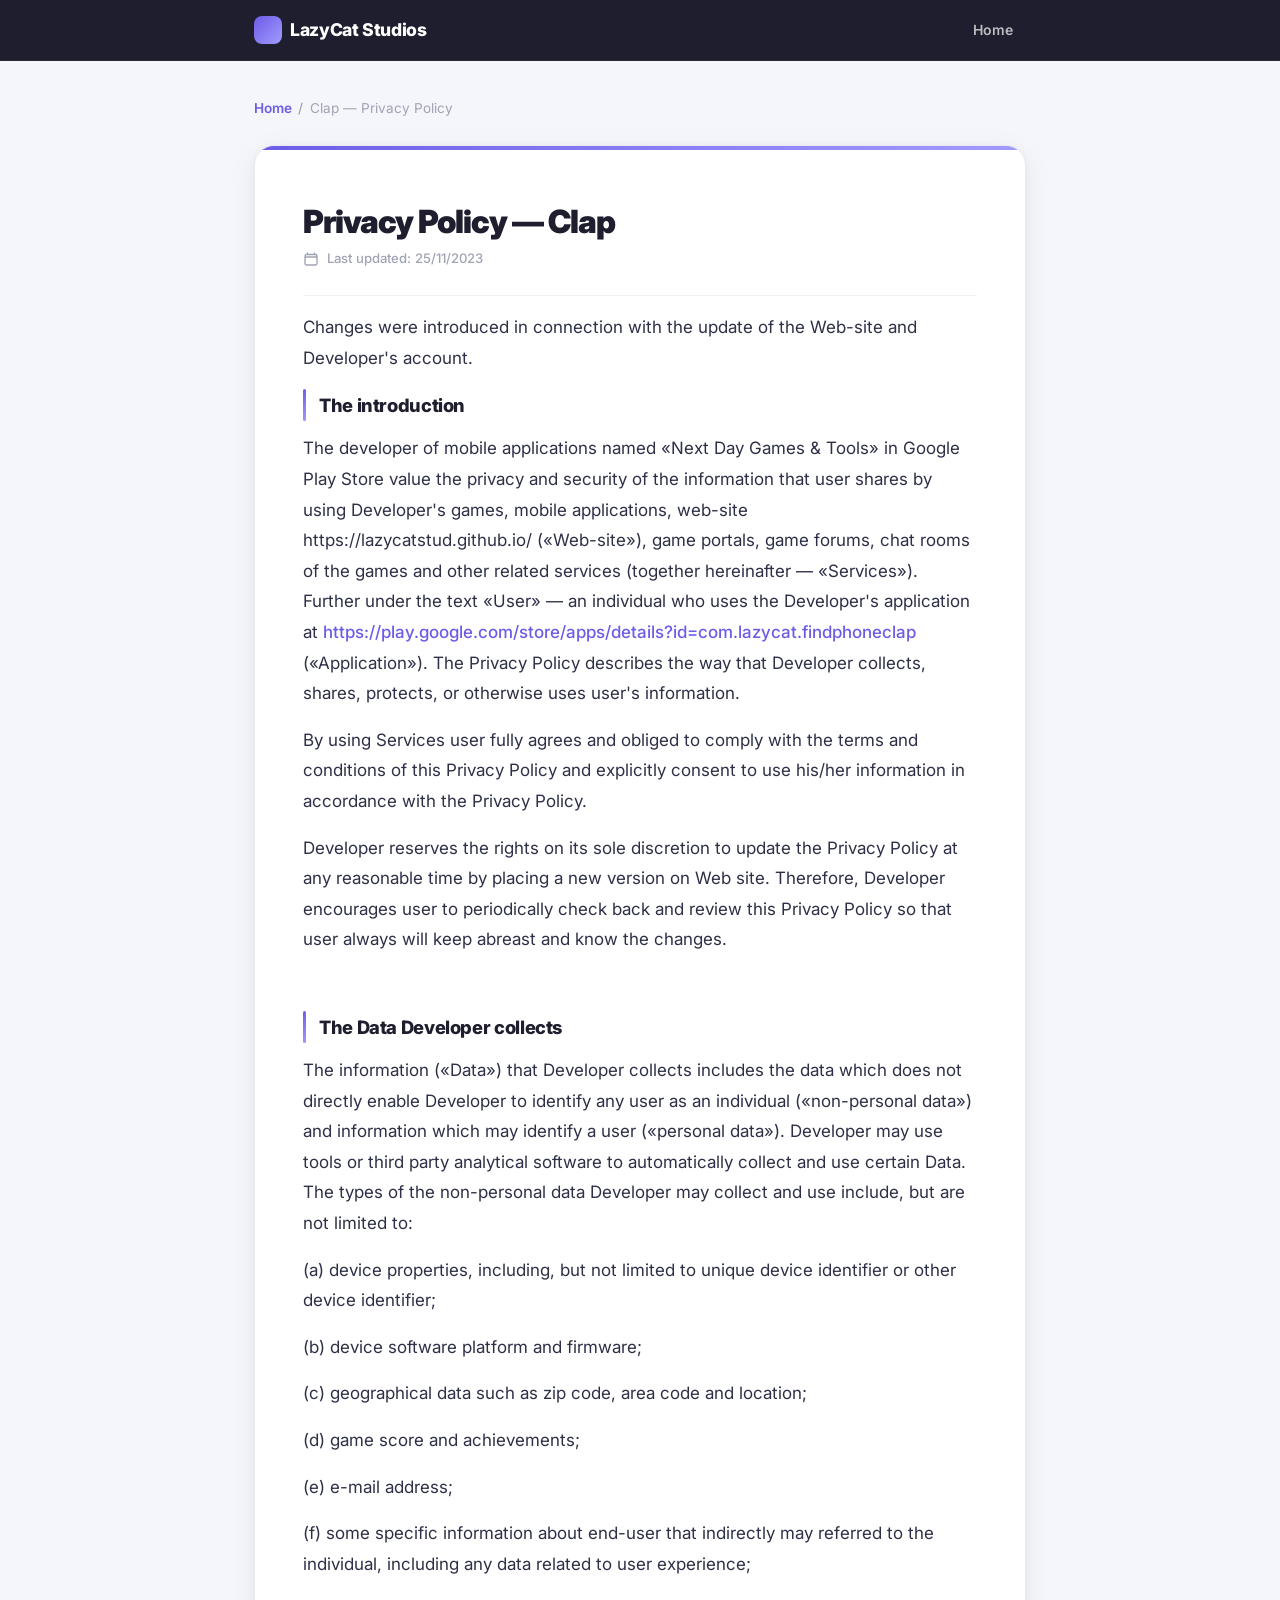
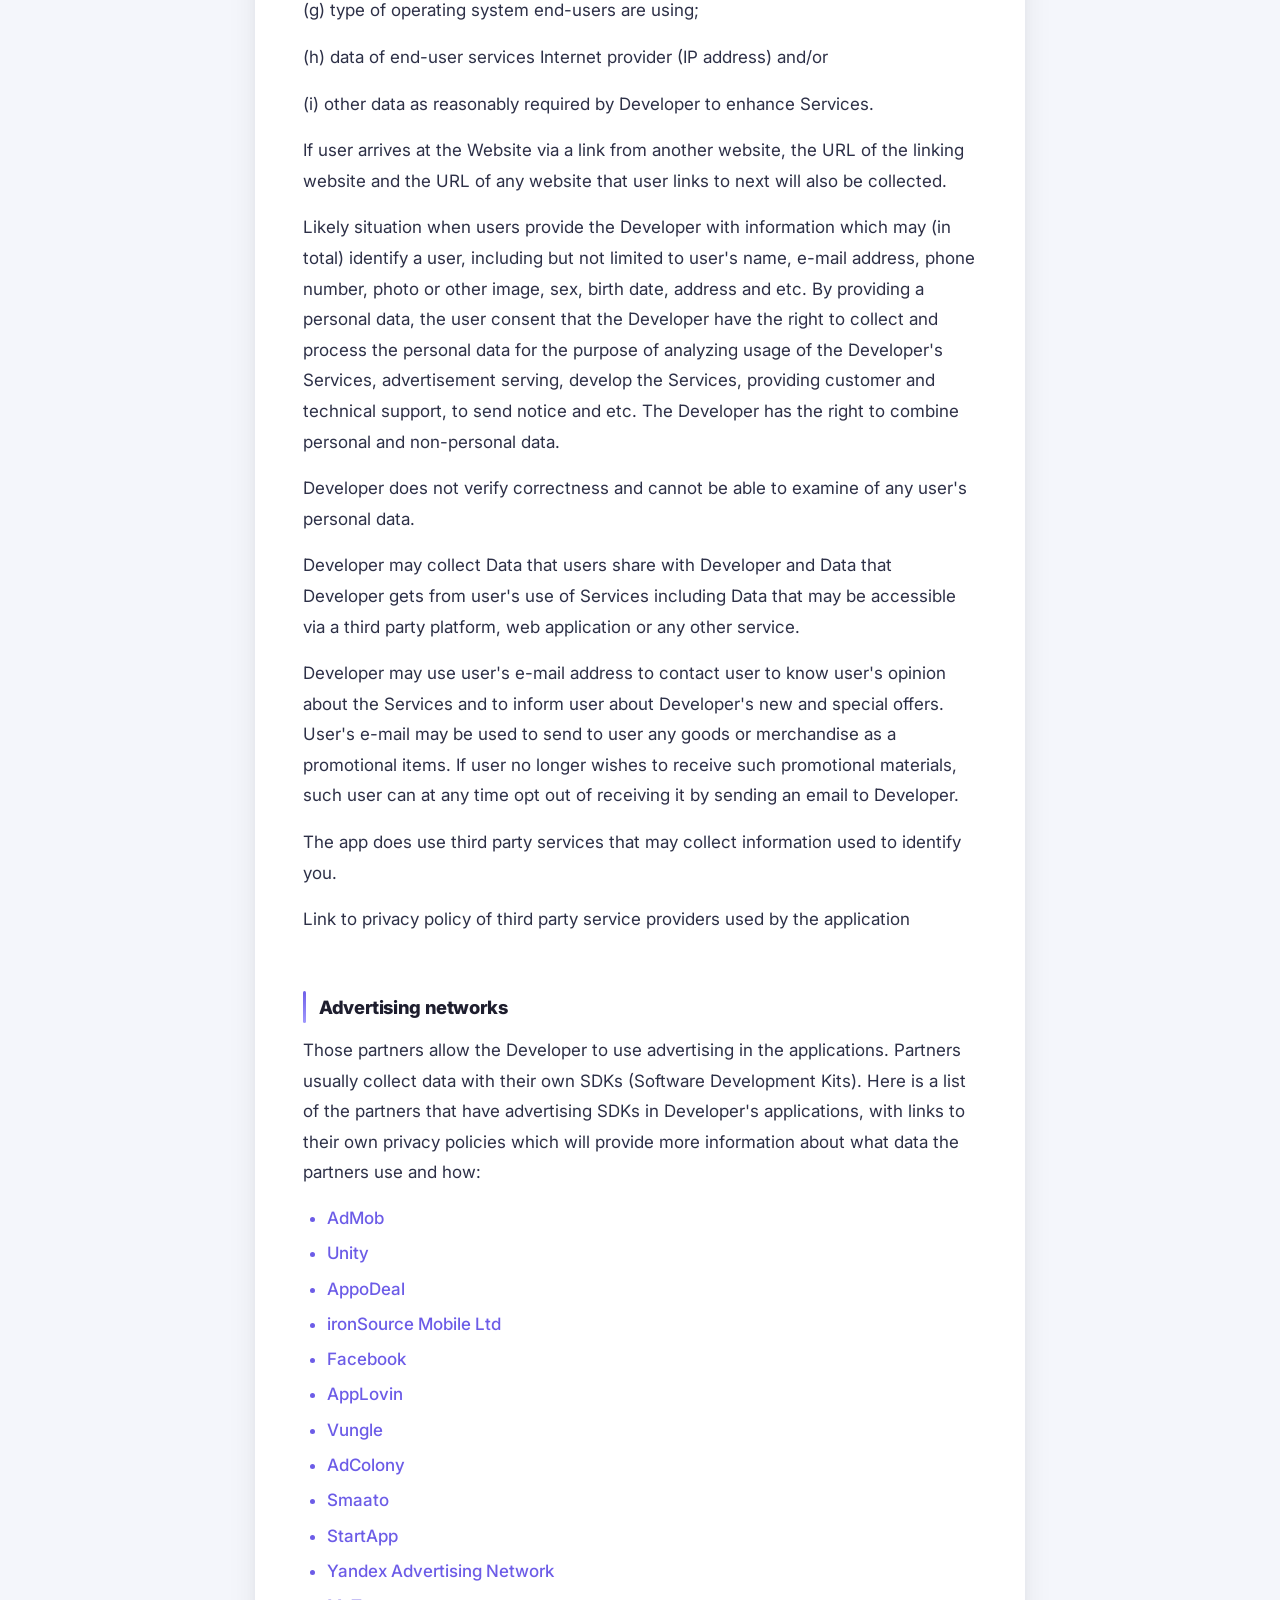
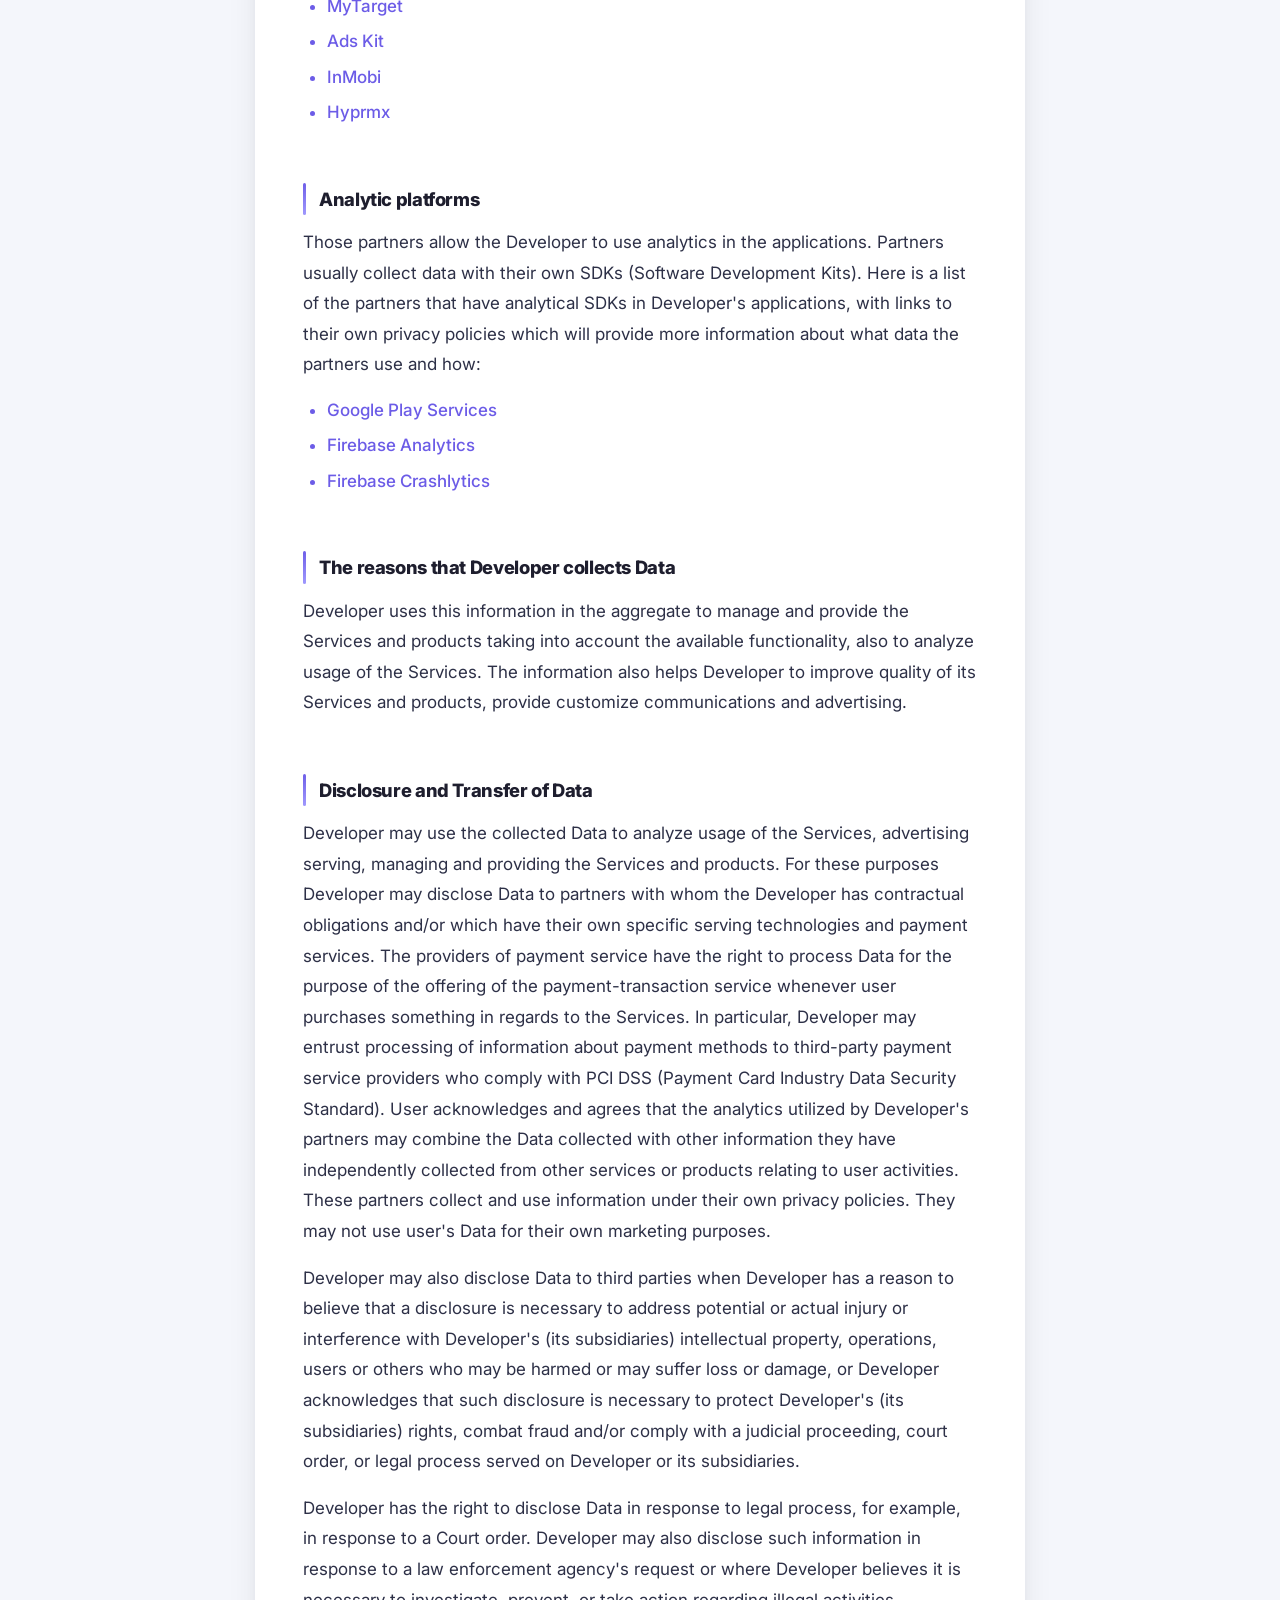
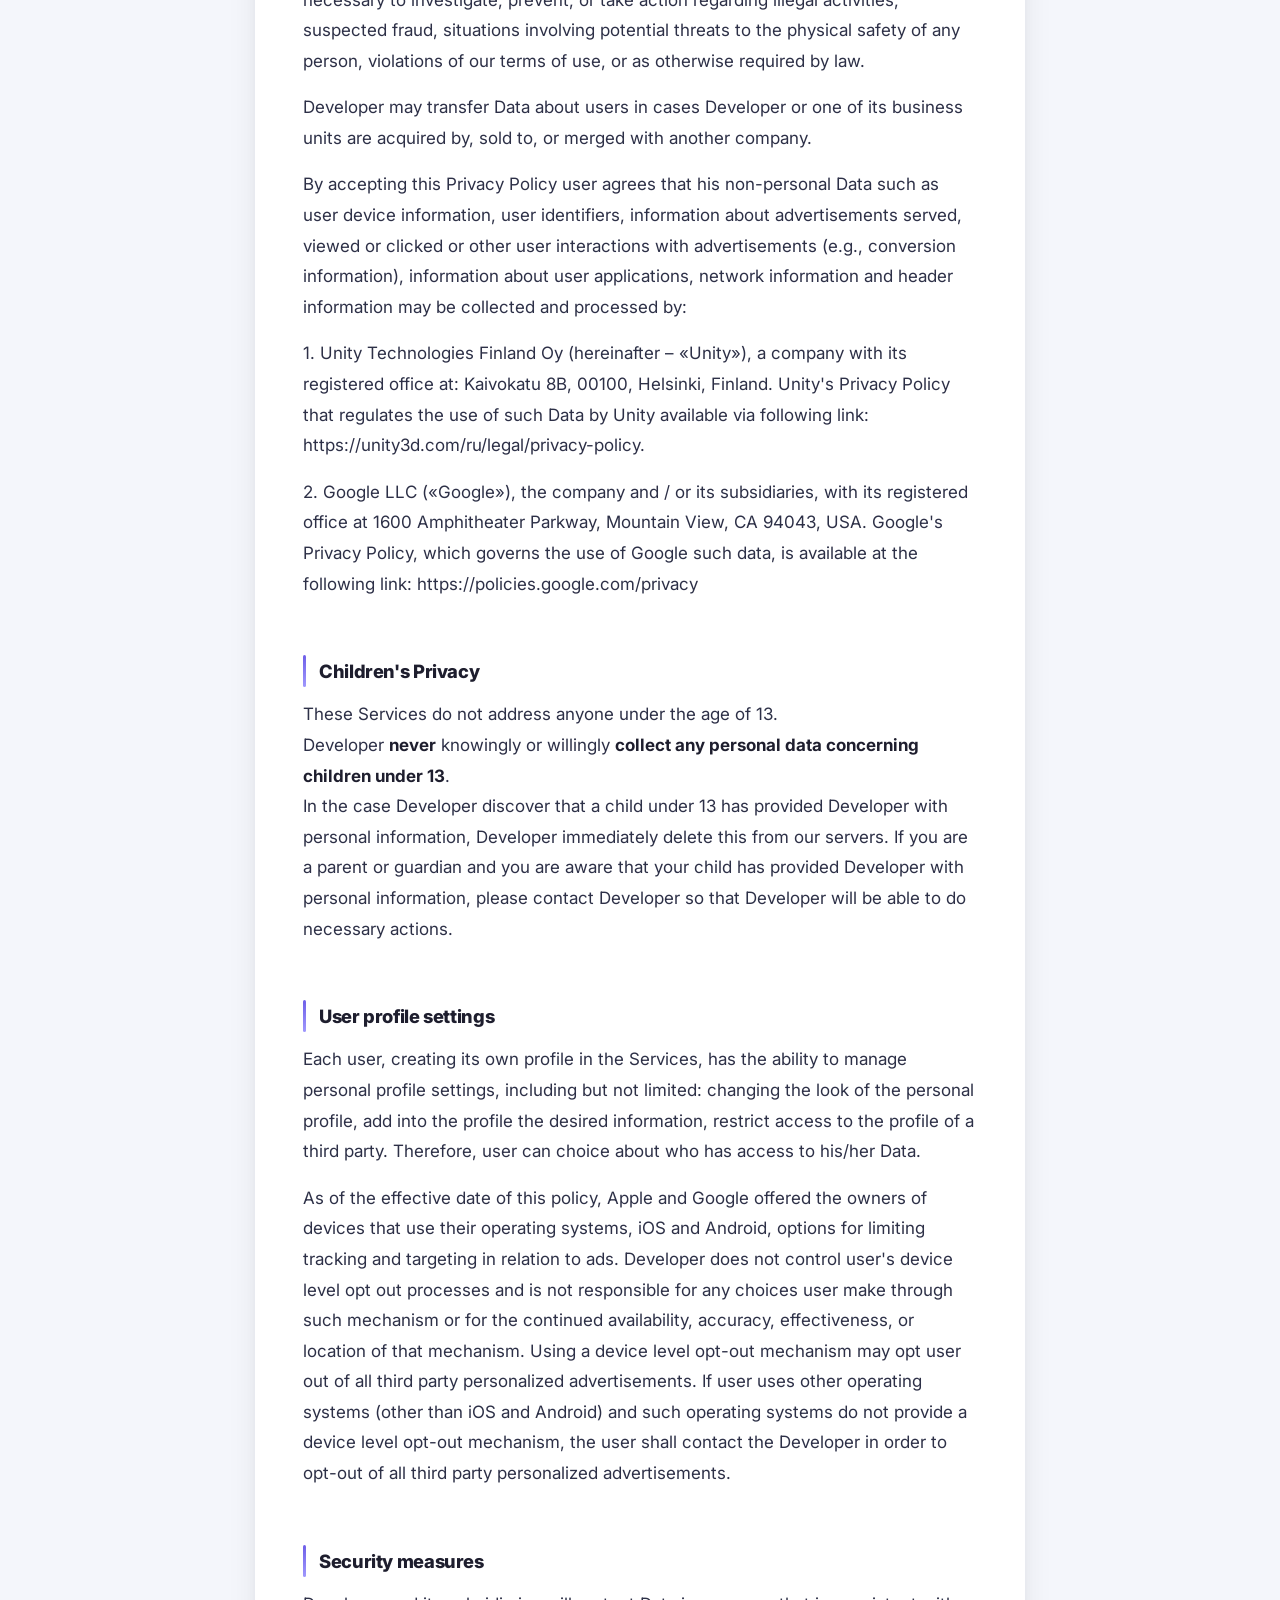
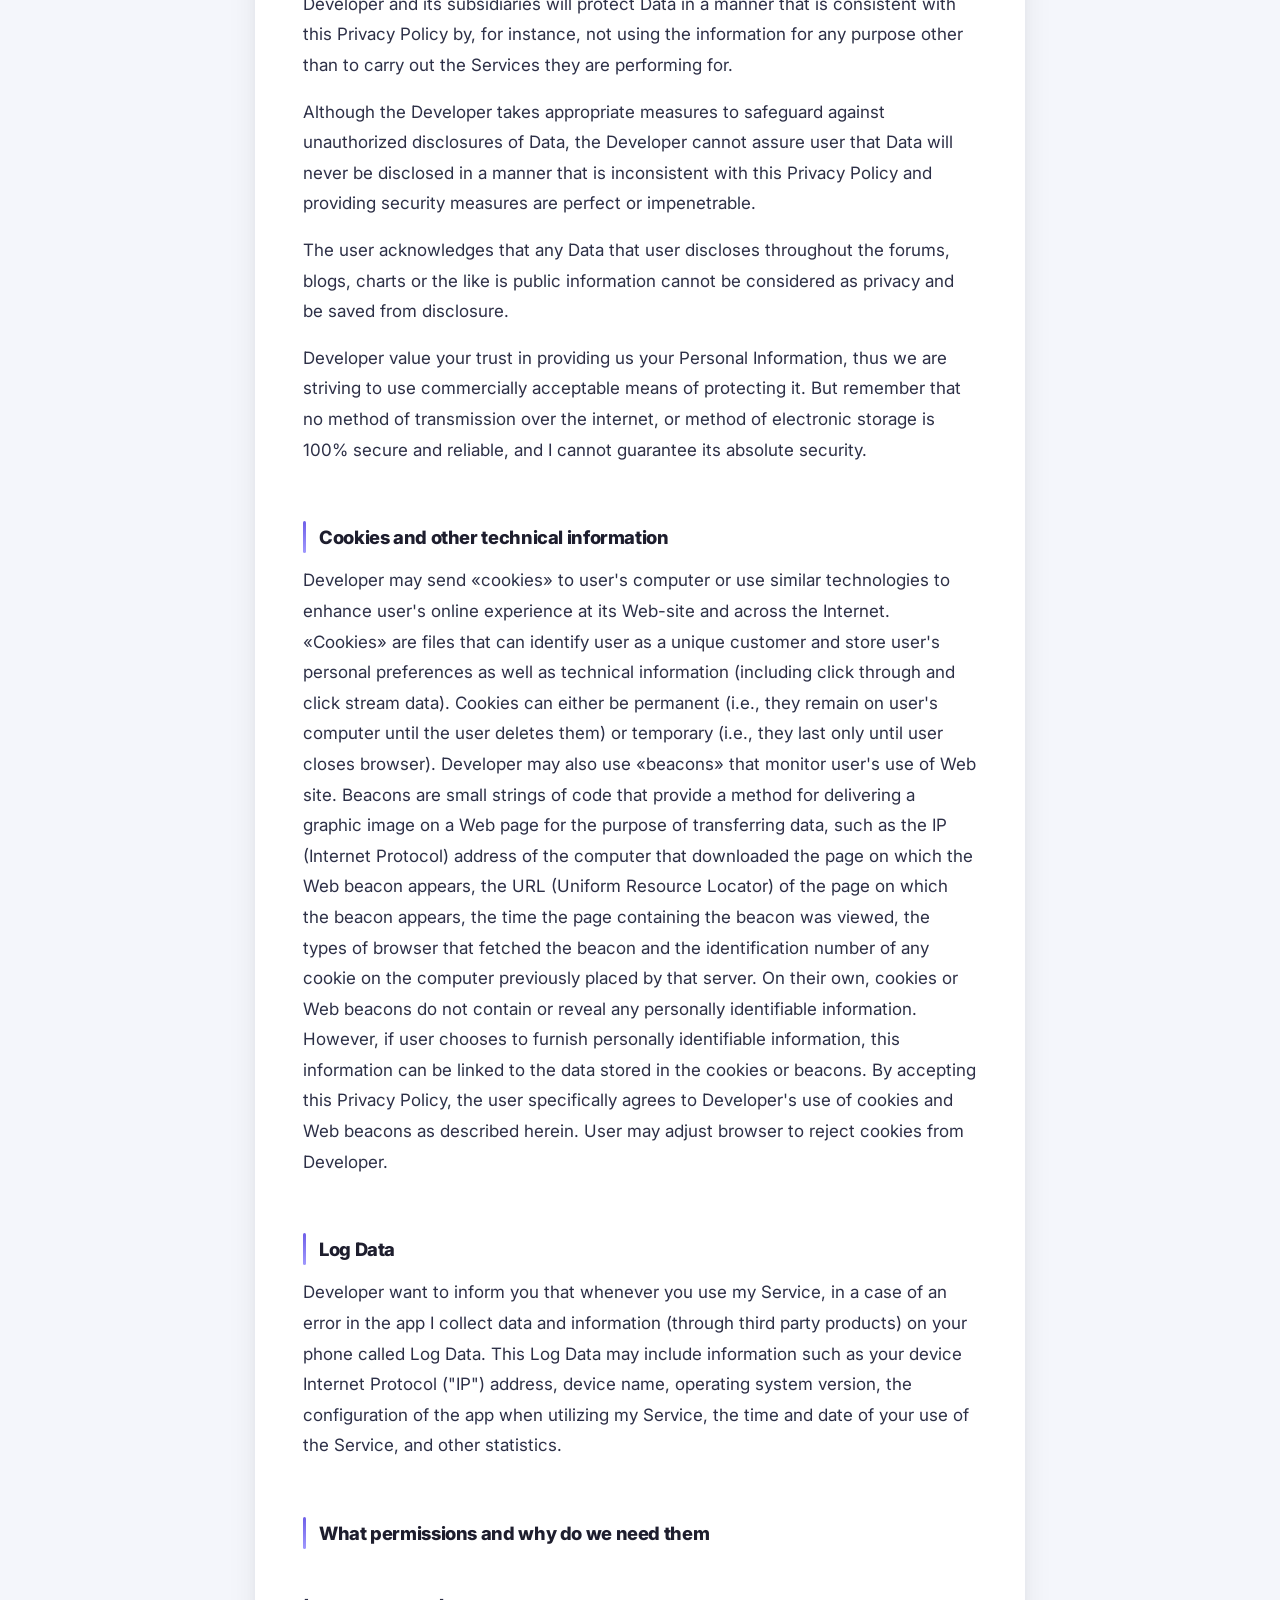
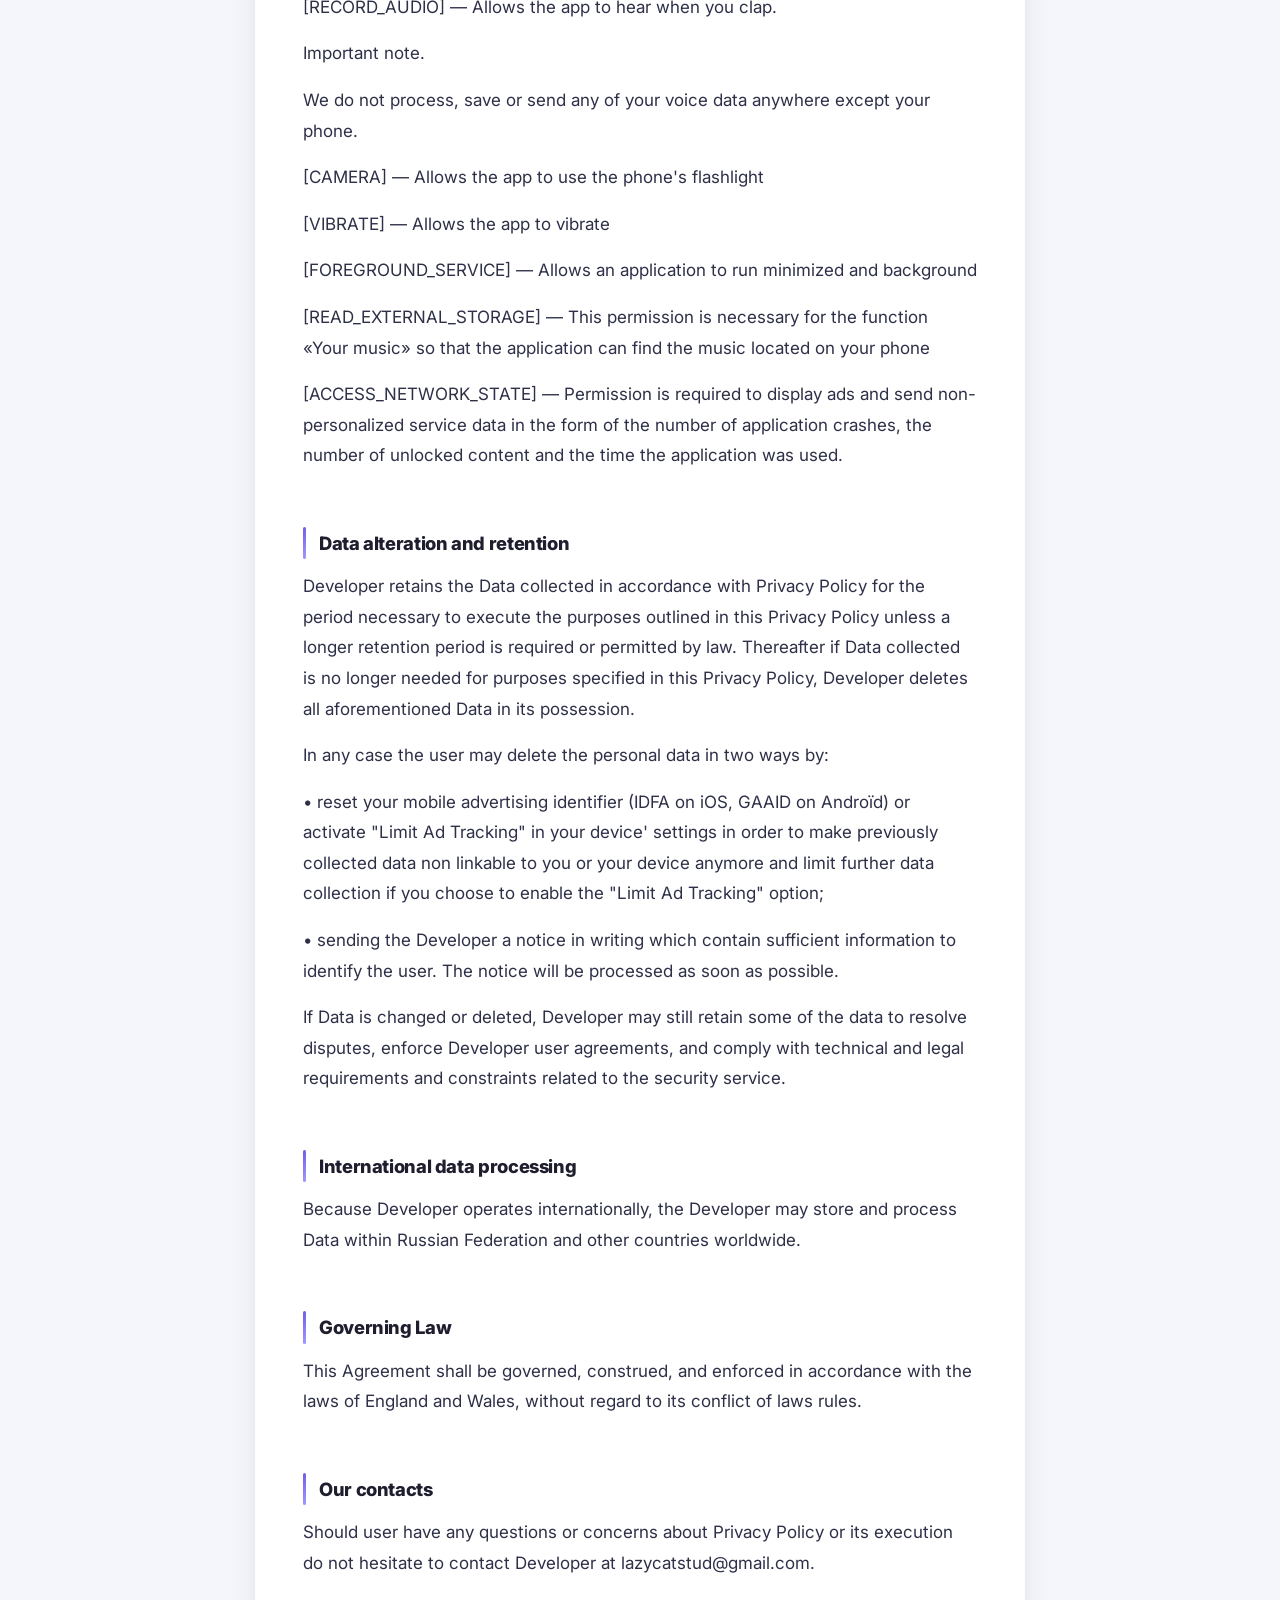
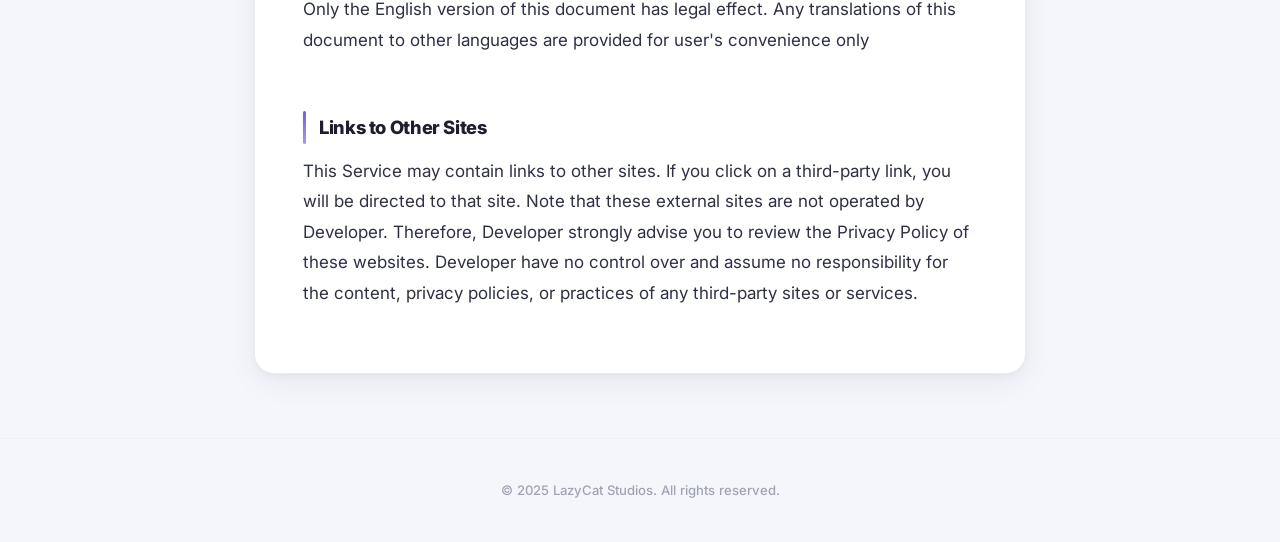
<file: pp-clap/index.html>
<!DOCTYPE html>
<html lang="en">
<head>
  <meta charset="UTF-8">
  <meta name="viewport" content="width=device-width, initial-scale=1.0">
  <meta name="theme-color" content="#1e1e2e">
  <title>Privacy Policy — Clap | LazyCat Studios</title>
  <link rel="stylesheet" href="../style.css">
</head>
<body>
  <header class="site-header">
    <div class="site-header__inner">
      <a href="/" class="site-header__brand">LazyCat Studios</a>
      <nav class="site-header__nav"><a href="/">Home</a></nav>
    </div>
  </header>
  <main class="page-wrapper">
    <nav class="breadcrumb">
      <a href="/">Home</a><span class="breadcrumb__sep">/</span>
      <span>Clap — Privacy Policy</span>
    </nav>
    <article class="document">
      <h1 class="document__title">Privacy Policy — Clap</h1>
      <p class="document__meta">Last updated: 25/11/2023</p>

<p>Changes were introduced in connection with the update of the Web-site and Developer's account.&nbsp;</p>

<h2>The introduction</h2>

<p>The developer of mobile applications named «Next Day Games &amp; Tools» in Google Play Store value the privacy and security of the information that user shares by using Developer's games, mobile applications, web-site https://lazycatstud.github.io/ («Web-site»), game portals, game forums, chat rooms of the games and other related services (together hereinafter — «Services»). Further under the text «User» — an individual who uses the Developer's application at&nbsp;<a rel="noreferrer noopener" aria-label="https://play.google.com/store/apps/details?id=com.lazycat.findphoneclap (откроется в новой вкладке)" href="https://play.google.com/store/apps/details?id=com.lazycat.findphoneclap" target="_blank">https://play.google.com/store/apps/details?id=com.lazycat.findphoneclap</a> («Application»). The Privacy Policy describes the way that Developer collects, shares, protects, or otherwise uses user's information.</p>

<p>By using Services user fully agrees and obliged to comply with the terms and conditions of this Privacy Policy and explicitly consent to use his/her information in accordance with the Privacy Policy.&nbsp;</p>

<p>Developer reserves the rights on its sole discretion to update the Privacy Policy at any reasonable time by placing a new version on Web site. Therefore, Developer encourages user to periodically check back and review this Privacy Policy so that user always will keep abreast and know the changes.&nbsp;</p>

<h2>The Data Developer collects</h2>

<p>The information («Data») that Developer collects includes the data which does not directly enable Developer to identify any user as an individual («non-personal data») and information which may identify a user («personal data»). Developer may use tools or third party analytical software to automatically collect and use certain Data. The types of the non-personal data Developer may collect and use include, but are not limited to:&nbsp;</p>

<p>(a) device properties, including, but not limited to unique device identifier or other device identifier;&nbsp;</p>

<p>(b) device software platform and firmware;&nbsp;</p>

<p>(c) geographical data such as zip code, area code and location;&nbsp;</p>

<p>(d) game score and achievements;&nbsp;</p>

<p>(e) e-mail address;&nbsp;</p>

<p>(f) some specific information about end-user that indirectly may referred to the individual, including any data related to user experience;&nbsp;</p>

<p>(g) type of operating system end-users are using;&nbsp;</p>

<p>(h) data of end-user services Internet provider (IP address) and/or&nbsp;</p>

<p>(i) other data as reasonably required by Developer to enhance Services.&nbsp;</p>

<p>If user arrives at the Website via a link from another website, the URL of the linking website and the URL of any website that user links to next will also be collected.&nbsp;</p>

<p>Likely situation when users provide the Developer with information which may (in total) identify a user, including but not limited to user's name, e-mail address, phone number, photo or other image, sex, birth date, address and etc. By providing a personal data, the user consent that the Developer have the right to collect and process the personal data for the purpose of analyzing usage of the Developer's Services, advertisement serving, develop the Services, providing customer and technical support, to send notice and etc. The Developer has the right to combine personal and non-personal data.&nbsp;</p>

<p>Developer does not verify correctness and cannot be able to examine of any user's personal data.&nbsp;</p>

<p>Developer may collect Data that users share with Developer and Data that Developer gets from user's use of Services including Data that may be accessible via a third party platform, web application or any other service.&nbsp;</p>

<p>Developer may use user's e-mail address to contact user to know user's opinion about the Services and to inform user about Developer's new and special offers. User's e-mail may be used to send to user any goods or merchandise as a promotional items. If user no longer wishes to receive such promotional materials, such user can at any time opt out of receiving it by sending an email to Developer.</p>

<p>The app does use third party services that may collect information used to identify you.</p>

<p>Link to privacy policy of third party service providers used by the application</p>

<h2>​Advertising networks</h2>

<p>Those partners allow the Developer to use advertising in the applications. Partners usually collect data with their own SDKs (Software Development Kits). Here is a list of the partners that have advertising SDKs in Developer's applications, with links to their own privacy policies which will provide more information about what data the partners use and how:</p>

<ul><li><a href="https://support.google.com/admob/answer/6128543?hl=en">AdMob</a></li><li><a href="https://unity3d.com/ru/legal/privacy-policy">Unity</a></li><li><a href="https://www.appodeal.com/home/privacy-policy/">AppoDeal</a></li><li><a rel="noreferrer noopener" href="https://developers.ironsrc.com/ironsource-mobile/air/ironsource-mobile-privacy-policy" data-type="URL" data-id="https://developers.ironsrc.com/ironsource-mobile/air/ironsource-mobile-privacy-policy" target="_blank">ironSource Mobile Ltd</a></li><li><a href="https://www.facebook.com/about/privacy">Facebook</a></li><li><a href="https://www.applovin.com/privacy">AppLovin</a></li><li><a href="https://vungle.com/privacy">Vungle</a></li><li><a href="https://www.adcolony.com/privacy-policy">AdColony</a></li><li><a href="https://www.smaato.com/privacy">Smaato</a></li><li><a href="https://www.startapp.com/privacy/">StartApp</a></li><li><a href="https://yandex.com/legal/confidential/">Yandex Advertising Network</a></li><li><a href="https://legal.my.com/us/mytarget/privacy">MyTarget</a></li><li><a href="https://consumer.huawei.com/ru/privacy/privacy-policy">Ads Kit</a></li><li><a href="https://www.inmobi.com/privacy-policy">InMobi</a></li><li><a href="https://www.hyprmx.com/pp">Hyprmx</a></li></ul>

<h2>Analytic platforms</h2>

<p>Those partners allow the Developer to use analytics in the applications. Partners usually collect data with their own SDKs (Software Development Kits). Here is a list of the partners that have analytical SDKs in Developer's applications, with links to their own privacy policies which will provide more information about what data the partners use and how:</p>

<ul id="block-68e3c02e-ff10-4dc8-b122-c8df6c490add"><li><a href="https://www.google.com/policies/privacy/">Google Play Services</a></li><li><a href="https://firebase.google.com/policies/analytics">Firebase Analytics</a></li><li><a href="https://firebase.google.com/terms/crashlytics">Firebase Crashlytics</a>&nbsp;</li></ul>

<h2>The reasons that Developer collects Data</h2>

<p>Developer uses this information in the aggregate to manage and provide the Services and products taking into account the available functionality, also to analyze usage of the Services. The information also helps Developer to improve quality of its Services and products, provide customize communications and advertising.</p>

<h2>Disclosure and Transfer of Data</h2>

<p>Developer may use the collected Data to analyze usage of the Services, advertising serving, managing and providing the Services and products. For these purposes Developer may disclose Data to partners with whom the Developer has contractual obligations and/or which have their own specific serving technologies and payment services. The providers of payment service have the right to process Data for the purpose of the offering of the payment-transaction service whenever user purchases something in regards to the Services. In particular, Developer may entrust processing of information about payment methods to third-party payment service providers who comply with PCI DSS (Payment Card Industry Data Security Standard). User acknowledges and agrees that the analytics utilized by Developer's partners may combine the Data collected with other information they have independently collected from other services or products relating to user activities. These partners collect and use information under their own privacy policies. They may not use user's Data for their own marketing purposes.&nbsp;</p>

<p>Developer may also disclose Data to third parties when Developer has a reason to believe that a disclosure is necessary to address potential or actual injury or interference with Developer's (its subsidiaries) intellectual property, operations, users or others who may be harmed or may suffer loss or damage, or Developer acknowledges that such disclosure is necessary to protect Developer's (its subsidiaries) rights, combat fraud and/or comply with a judicial proceeding, court order, or legal process served on Developer or its subsidiaries.&nbsp;</p>

<p>Developer has the right to disclose Data in response to legal process, for example, in response to a Court order. Developer may also disclose such information in response to a law enforcement agency's request or where Developer believes it is necessary to investigate, prevent, or take action regarding illegal activities, suspected fraud, situations involving potential threats to the physical safety of any person, violations of our terms of use, or as otherwise required by law.&nbsp;</p>

<p>Developer may transfer Data about users in cases Developer or one of its business units are acquired by, sold to, or merged with another company.&nbsp;</p>

<p>By accepting this Privacy Policy user agrees that his non-personal Data such as user device information, user identifiers, information about advertisements served, viewed or clicked or other user interactions with advertisements (e.g., conversion information), information about user applications, network information and header information may be collected and processed by:&nbsp;</p>

<p>1. Unity Technologies Finland Oy (hereinafter – «Unity»), a company with its registered office at: Kaivokatu 8B, 00100, Helsinki, Finland. Unity's Privacy Policy that regulates the use of such Data by Unity available via following link: https://unity3d.com/ru/legal/privacy-policy.&nbsp;</p>

<p>2. Google LLC («Google»), the company and / or its subsidiaries, with its registered office at 1600 Amphitheater Parkway, Mountain View, CA 94043, USA. Google's Privacy Policy, which governs the use of Google such data, is available at the following link: https://policies.google.com/privacy&nbsp;</p>

<h2>Children's Privacy</h2>

<p>These Services do not address anyone under the age of 13. <br>Developer <strong>never</strong> knowingly or willingly <strong>collect any personal data concerning children under&nbsp;13</strong>. <br>In the case Developer discover that a child under 13 has provided Developer with personal information, Developer immediately delete this from our servers. If you are a parent or guardian and you are aware that your child has provided Developer with personal information, please contact Developer so that Developer will be able to do necessary actions.</p>

<h2>User profile settings</h2>

<p>Each user, creating its own profile in the Services, has the ability to manage personal profile settings, including but not limited: changing the look of the personal profile, add into the profile the desired information, restrict access to the profile of a third party. Therefore, user can choice about who has access to his/her Data.&nbsp;</p>

<p>As of the effective date of this policy, Apple and Google offered the owners of devices that use their operating systems, iOS and Android, options for limiting tracking and targeting in relation to ads. Developer does not control user's device level opt out processes and is not responsible for any choices user make through such mechanism or for the continued availability, accuracy, effectiveness, or location of that mechanism. Using a device level opt-out mechanism may opt user out of all third party personalized advertisements. If user uses other operating systems (other than iOS and Android) and such operating systems do not provide a device level opt-out mechanism, the user shall contact the Developer in order to opt-out of all third party personalized advertisements.&nbsp;</p>

<h2>Security measures</h2>

<p>Developer and its subsidiaries will protect Data in a manner that is consistent with this Privacy Policy by, for instance, not using the information for any purpose other than to carry out the Services they are performing for.&nbsp;</p>

<p>Although the Developer takes appropriate measures to safeguard against unauthorized disclosures of Data, the Developer cannot assure user that Data will never be disclosed in a manner that is inconsistent with this Privacy Policy and providing security measures are perfect or impenetrable.&nbsp;</p>

<p>The user acknowledges that any Data that user discloses throughout the forums, blogs, charts or the like is public information cannot be considered as privacy and be saved from disclosure.</p>

<p>Developer value your trust in providing us your Personal Information, thus we are striving to use commercially acceptable means of protecting it. But remember that no method of transmission over the internet, or method of electronic storage is 100% secure and reliable, and I cannot guarantee its absolute security.</p>

<h2>Cookies and other technical information</h2>

<p>Developer may send «cookies» to user's computer or use similar technologies to enhance user's online experience at its Web-site and across the Internet. «Cookies» are files that can identify user as a unique customer and store user's personal preferences as well as technical information (including click through and click stream data). Cookies can either be permanent (i.e., they remain on user's computer until the user deletes them) or temporary (i.e., they last only until user closes browser). Developer may also use «beacons» that monitor user's use of Web site. Beacons are small strings of code that provide a method for delivering a graphic image on a Web page for the purpose of transferring data, such as the IP (Internet Protocol) address of the computer that downloaded the page on which the Web beacon appears, the URL (Uniform Resource Locator) of the page on which the beacon appears, the time the page containing the beacon was viewed, the types of browser that fetched the beacon and the identification number of any cookie on the computer previously placed by that server. On their own, cookies or Web beacons do not contain or reveal any personally identifiable information. However, if user chooses to furnish personally identifiable information, this information can be linked to the data stored in the cookies or beacons. By accepting this Privacy Policy, the user specifically agrees to Developer's use of cookies and Web beacons as described herein. User may adjust browser to reject cookies from Developer.&nbsp;</p>

<h2>Log Data</h2>

<p>Developer want to inform you that whenever you use my Service, in a case of an error in the app I collect data and information (through third party products) on your phone called Log Data. This Log Data may include information such as your device Internet Protocol ("IP") address, device name, operating system version, the configuration of the app when utilizing my Service, the time and date of your use of the Service, and other statistics.</p>

<h2>What permissions and why do we need them</h2>

<p><br>[RECORD_AUDIO] — Allows the app to hear when you clap.</p>

<p>Important note.</p>

<p>We do not process, save or send any of your voice data anywhere except your phone.</p>

<p>[CAMERA] — Allows the app to use the phone's flashlight</p>

<p>[VIBRATE] — Allows the app to vibrate</p>

<p>[FOREGROUND_SERVICE] — Allows an application to run minimized and background</p>

<p>[READ_EXTERNAL_STORAGE] — This permission is necessary for the function «Your music» so that the application can find the music located on your phone</p>

<p>[ACCESS_NETWORK_STATE] — Permission is required to display ads and send non-personalized service data in the form of the number of application crashes, the number of unlocked content and the time the application was used.</p>

<h2>Data alteration and retention</h2>

<p>Developer retains the Data collected in accordance with Privacy Policy for the period necessary to execute the purposes outlined in this Privacy Policy unless a longer retention period is required or permitted by law. Thereafter if Data collected is no longer needed for purposes specified in this Privacy Policy, Developer deletes all aforementioned Data in its possession.&nbsp;</p>

<p>In any case the user may delete the personal data in two ways by:&nbsp;</p>

<p>• reset your mobile advertising identifier (IDFA on iOS, GAAID on Androïd) or activate "Limit Ad Tracking" in your device' settings in order to make previously collected data non linkable to you or your device anymore and limit further data collection if you choose to enable the "Limit Ad Tracking" option;&nbsp;</p>

<p>• sending the Developer a notice in writing which contain sufficient information to identify the user. The notice will be processed as soon as possible.&nbsp;</p>

<p>If Data is changed or deleted, Developer may still retain some of the data to resolve disputes, enforce Developer user agreements, and comply with technical and legal requirements and constraints related to the security service.&nbsp;</p>

<h2>International data processing</h2>

<p>Because Developer operates internationally, the Developer may store and process Data within Russian Federation and other countries worldwide.</p>

<h2>Governing Law</h2>

<p>This Agreement shall be governed, construed, and enforced in accordance with the laws of England and Wales, without regard to its conflict of laws rules.</p>

<h2>Our contacts</h2>

<p>Should user have any questions or concerns about Privacy Policy or its execution do not hesitate to contact Developer at lazycatstud@gmail.com.&nbsp;</p>

<p>Only the English version of this document has legal effect. Any translations of this document to other languages are provided for user's convenience only</p>

<h2>Links to Other Sites</h2>

<p>This Service may contain links to other sites. If you click on a third-party link, you will be directed to that site. Note that these external sites are not operated by Developer. Therefore, Developer strongly advise you to review the Privacy Policy of these websites. Developer have no control over and assume no responsibility for the content, privacy policies, or practices of any third-party sites or services.</p>

    </article>
  </main>
  <footer class="site-footer">&copy; 2025 LazyCat Studios. All rights reserved.</footer>
</body>
</html>
</file>
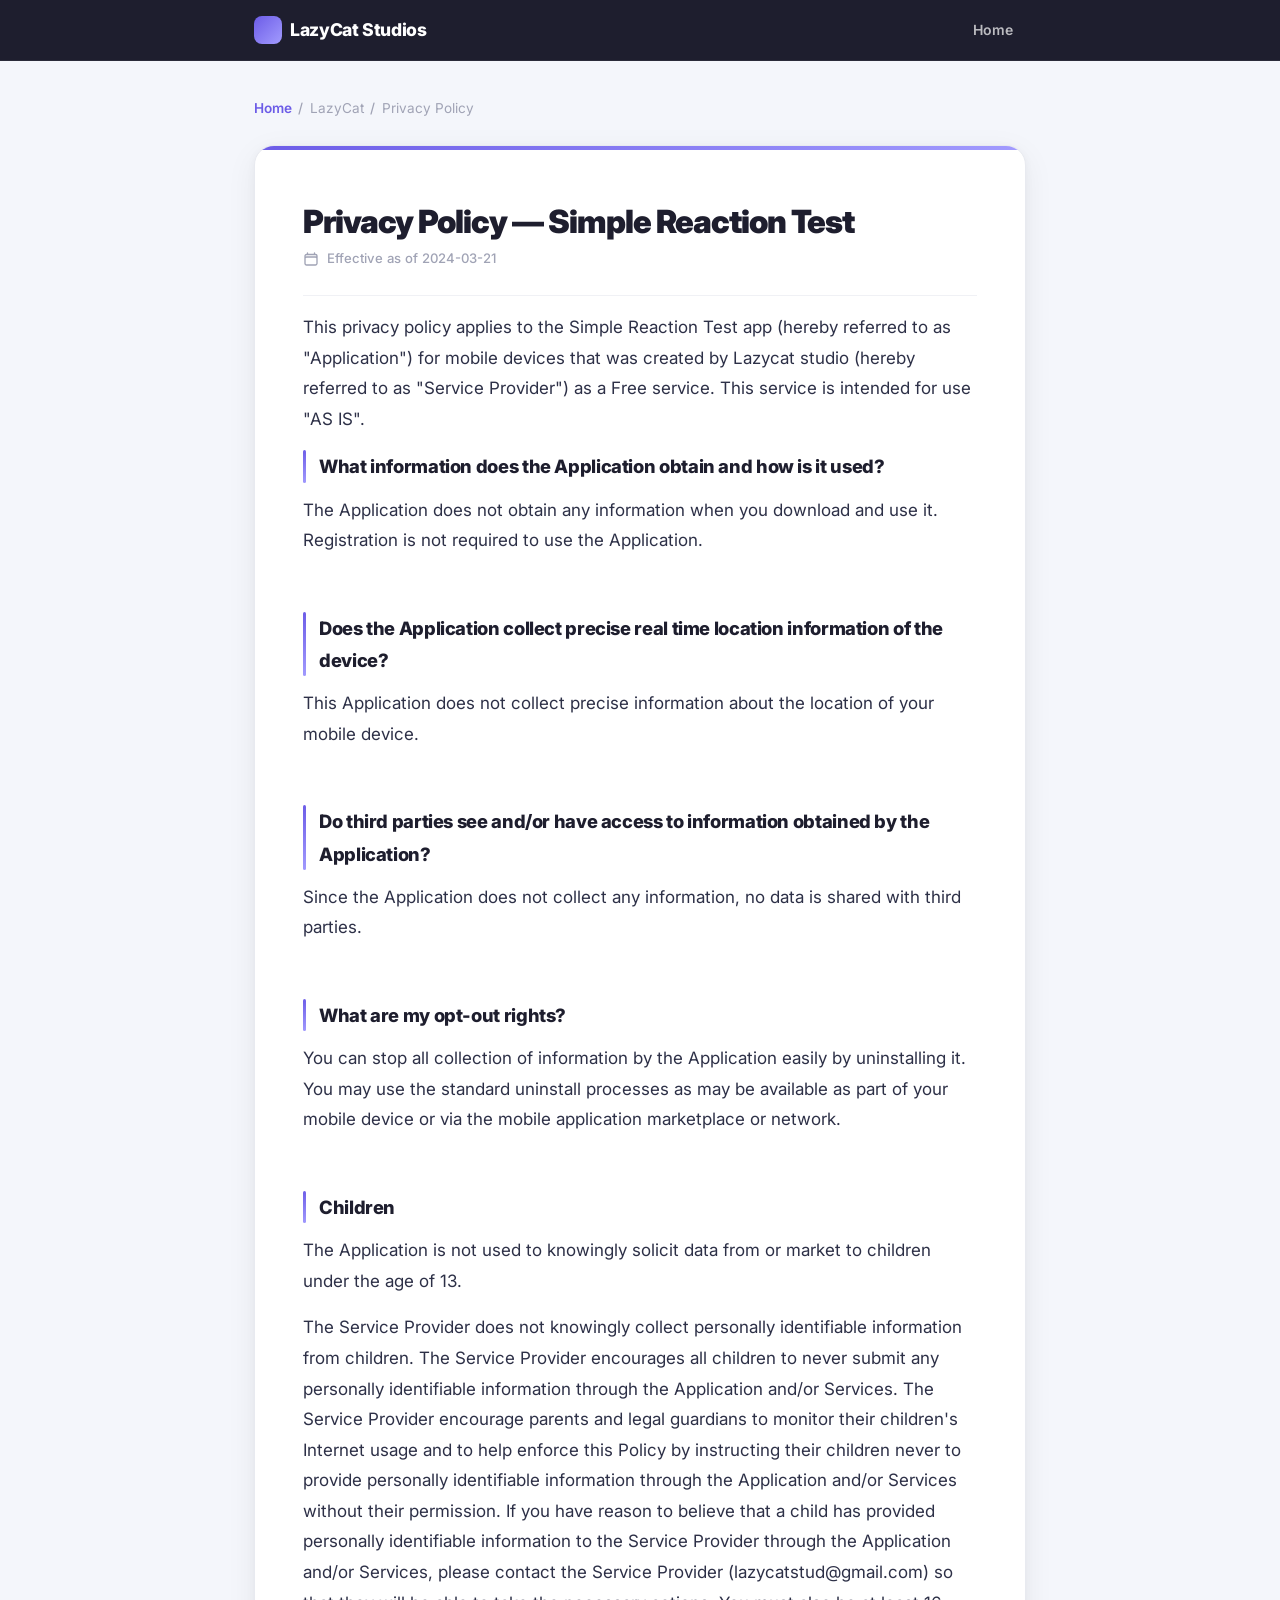
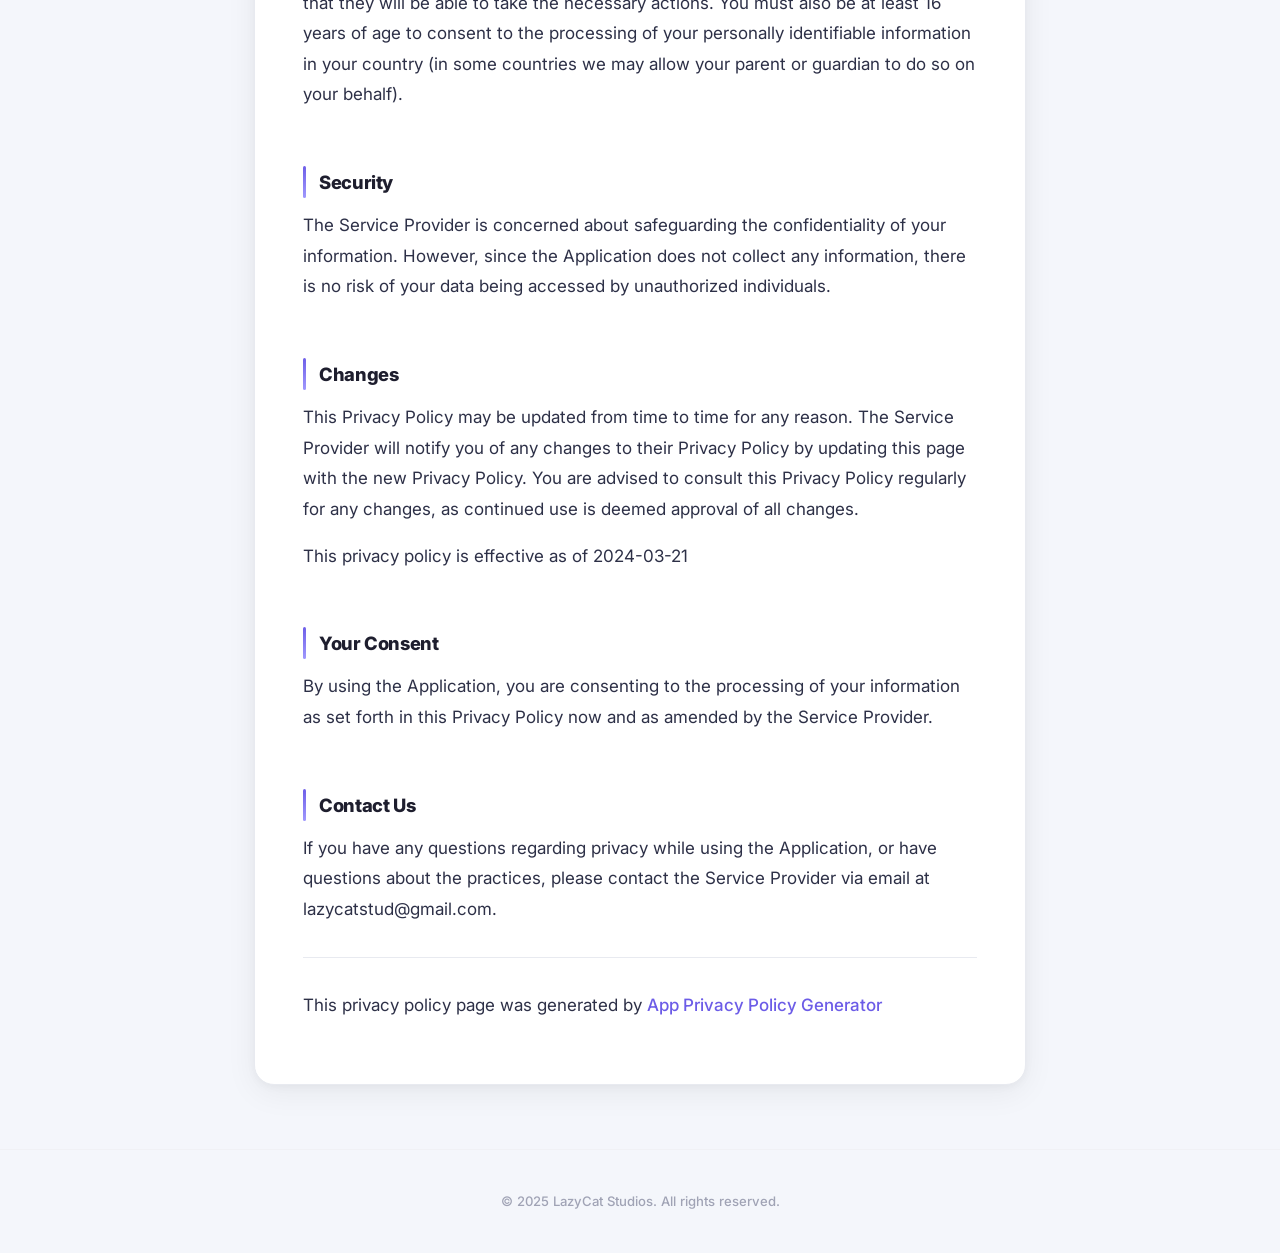
<file: pp-lazycat/index.html>
<!DOCTYPE html>
<html lang="en">
<head>
  <meta charset="UTF-8">
  <meta name="viewport" content="width=device-width, initial-scale=1.0">
  <meta name="theme-color" content="#1e1e2e">
  <title>Privacy Policy — LazyCat | LazyCat Studios</title>
  <link rel="stylesheet" href="../style.css">
</head>
<body>
  <header class="site-header">
    <div class="site-header__inner">
      <a href="/" class="site-header__brand">LazyCat Studios</a>
      <nav class="site-header__nav"><a href="/">Home</a></nav>
    </div>
  </header>
  <main class="page-wrapper">
    <nav class="breadcrumb">
      <a href="/">Home</a><span class="breadcrumb__sep">/</span>
      <span>LazyCat</span><span class="breadcrumb__sep">/</span>
      <span>Privacy Policy</span>
    </nav>
    <article class="document">
      <h1 class="document__title">Privacy Policy — Simple Reaction Test</h1>
      <p class="document__meta">Effective as of 2024-03-21</p>

<p>This privacy policy applies to the Simple Reaction Test app (hereby referred to as "Application") for mobile devices that was created by Lazycat studio (hereby referred to as "Service Provider") as a Free service. This service is intended for use "AS IS".</p>

<h2>What information does the Application obtain and how is it used?</h2>

<p>The Application does not obtain any information when you download and use it. Registration is not required to use the Application.</p>

<h2>Does the Application collect precise real time location information of the device?</h2>

<p>This Application does not collect precise information about the location of your mobile device.</p>

<h2>Do third parties see and/or have access to information obtained by the Application?</h2>

<p>Since the Application does not collect any information, no data is shared with third parties.</p>

<h2>What are my opt-out rights?</h2>

<p>You can stop all collection of information by the Application easily by uninstalling it. You may use the standard uninstall processes as may be available as part of your mobile device or via the mobile application marketplace or network.</p>

<h2>Children</h2>

<p>The Application is not used to knowingly solicit data from or market to children under the age of 13.</p>

<p>The Service Provider does not knowingly collect personally identifiable information from children. The Service Provider encourages all children to never submit any personally identifiable information through the Application and/or Services. The Service Provider encourage parents and legal guardians to monitor their children's Internet usage and to help enforce this Policy by instructing their children never to provide personally identifiable information through the Application and/or Services without their permission. If you have reason to believe that a child has provided personally identifiable information to the Service Provider through the Application and/or Services, please contact the Service Provider (lazycatstud@gmail.com) so that they will be able to take the necessary actions. You must also be at least 16 years of age to consent to the processing of your personally identifiable information in your country (in some countries we may allow your parent or guardian to do so on your behalf).</p>

<h2>Security</h2>

<p>The Service Provider is concerned about safeguarding the confidentiality of your information. However, since the Application does not collect any information, there is no risk of your data being accessed by unauthorized individuals.</p>

<h2>Changes</h2>

<p>This Privacy Policy may be updated from time to time for any reason. The Service Provider will notify you of any changes to their Privacy Policy by updating this page with the new Privacy Policy. You are advised to consult this Privacy Policy regularly for any changes, as continued use is deemed approval of all changes.</p>

<p>This privacy policy is effective as of 2024-03-21</p>

<h2>Your Consent</h2>

<p>By using the Application, you are consenting to the processing of your information as set forth in this Privacy Policy now and as amended by the Service Provider.</p>

<h2>Contact Us</h2>

<p>If you have any questions regarding privacy while using the Application, or have questions about the practices, please contact the Service Provider via email at lazycatstud@gmail.com.</p>

<hr>
<p>This privacy policy page was generated by <a href="https://app-privacy-policy-generator.nisrulz.com/" target="_blank" rel="noopener noreferrer">App Privacy Policy Generator</a></p>

    </article>
  </main>
  <footer class="site-footer">&copy; 2025 LazyCat Studios. All rights reserved.</footer>
</body>
</html>
</file>
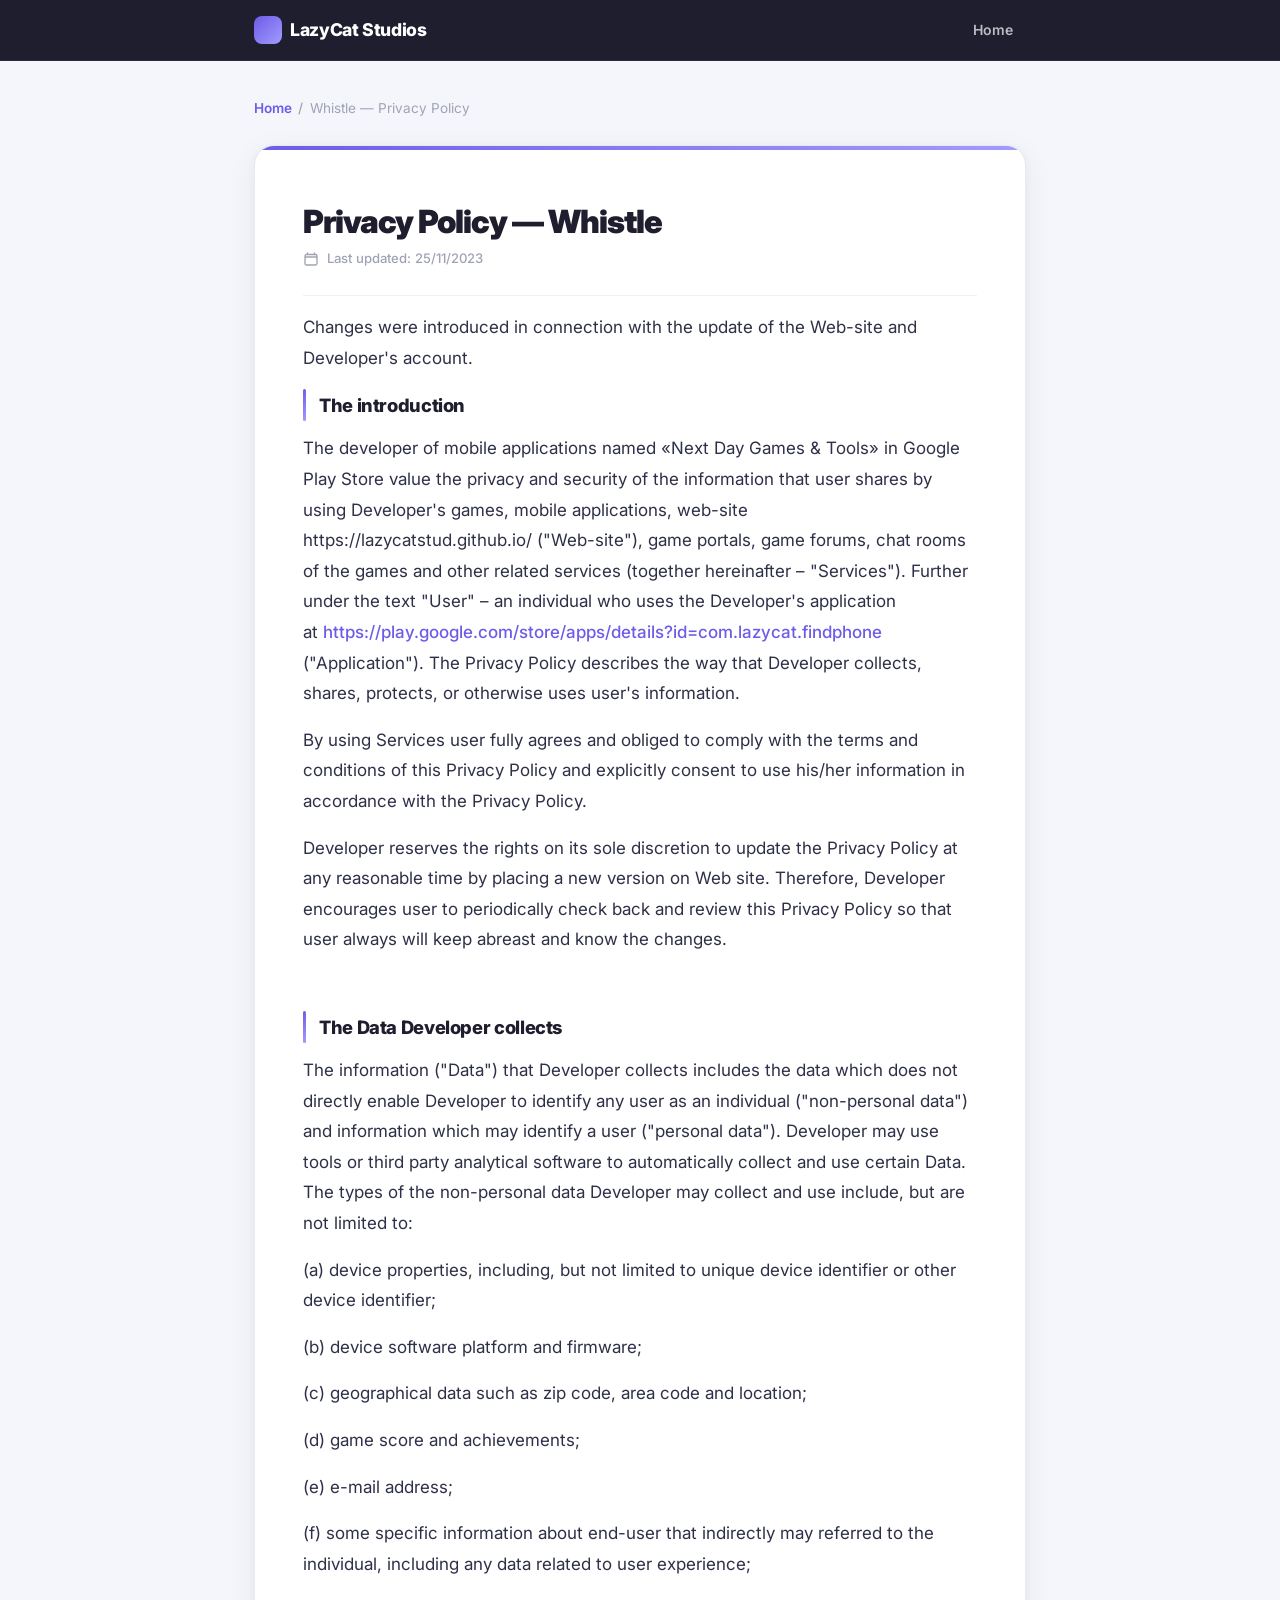
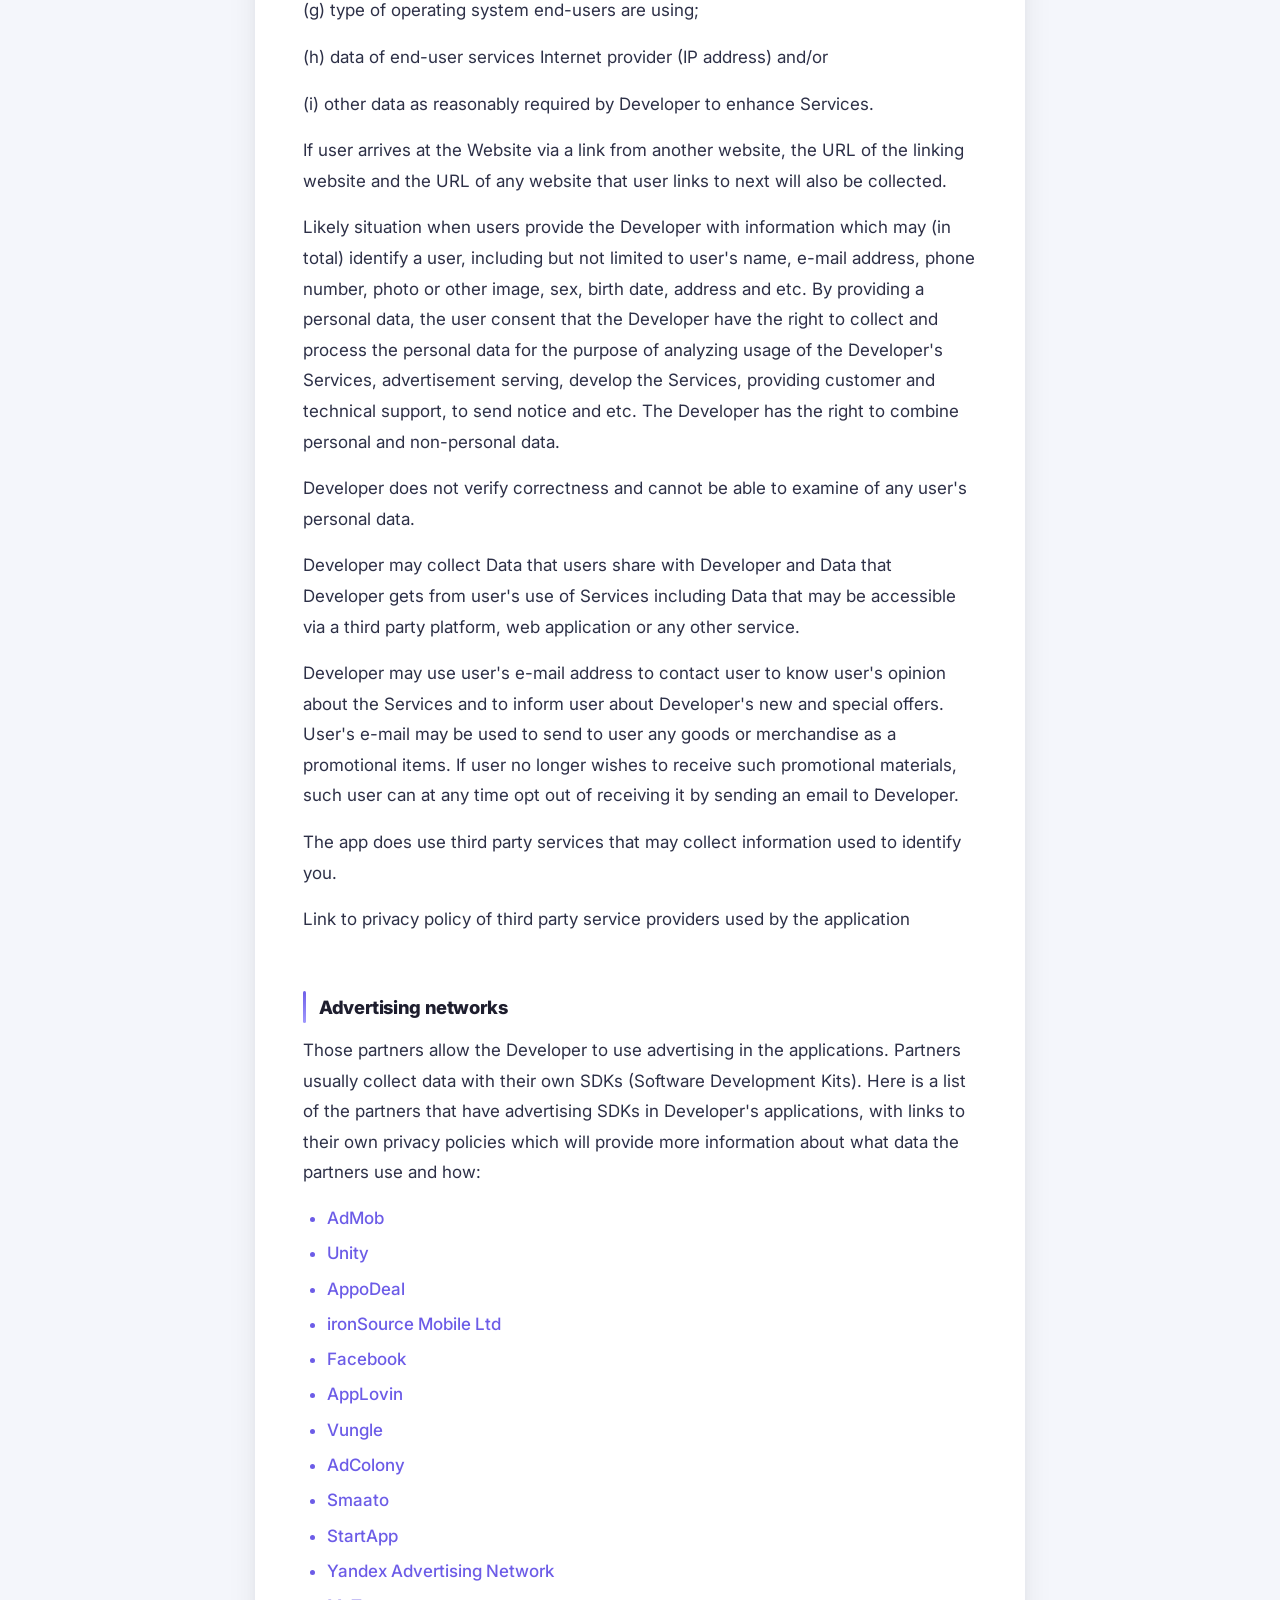
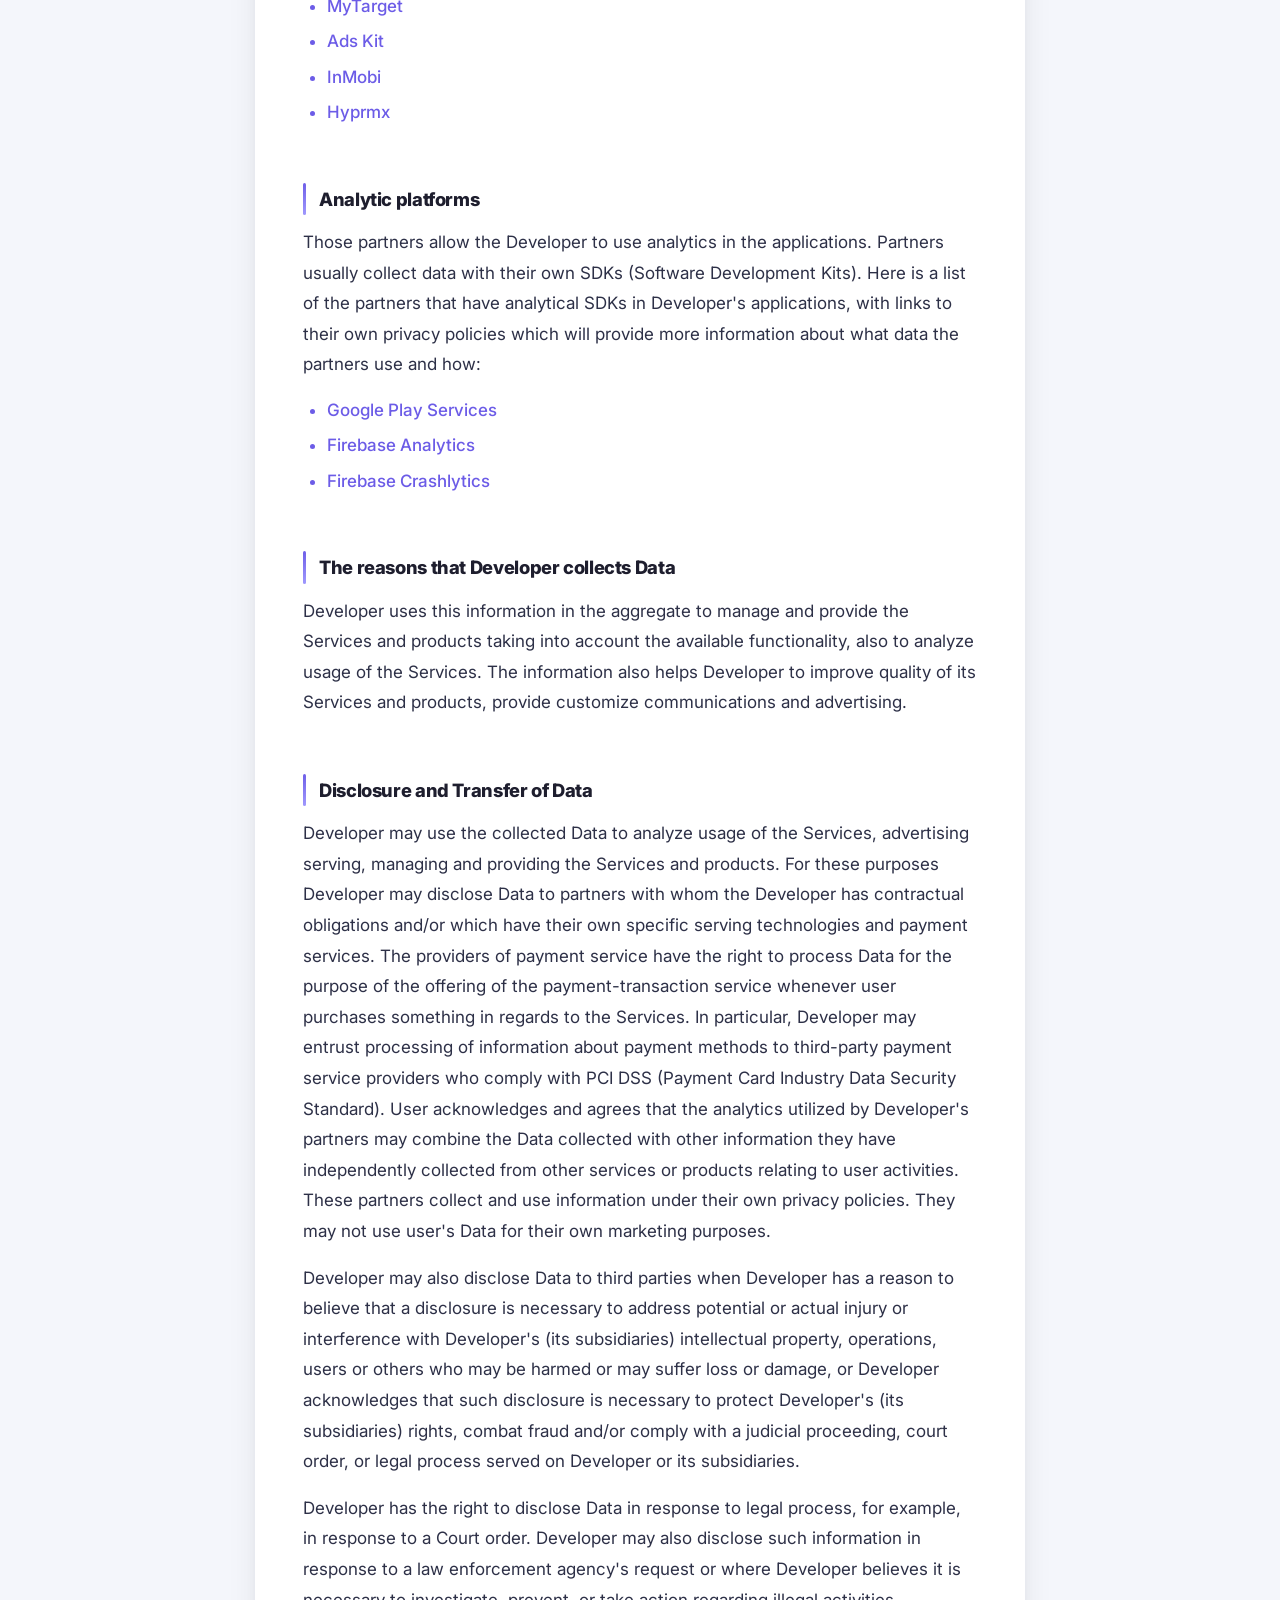
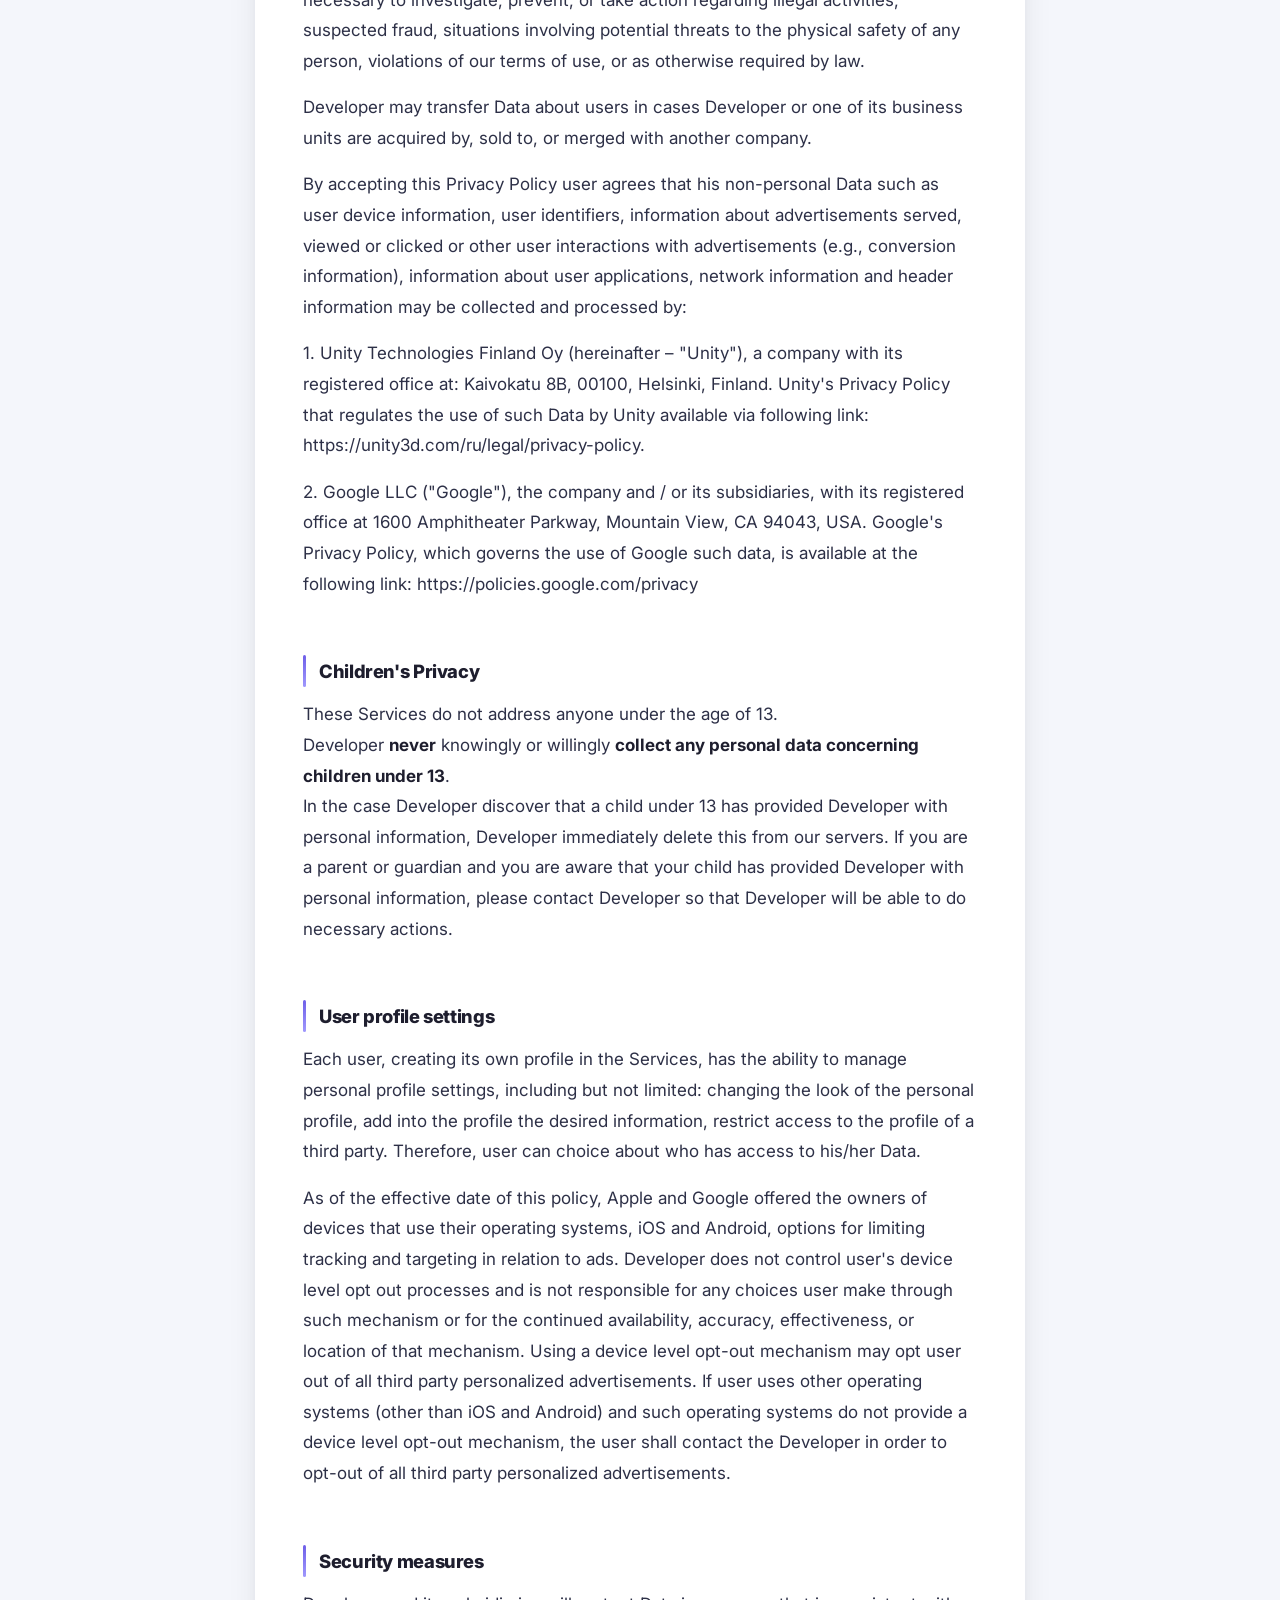
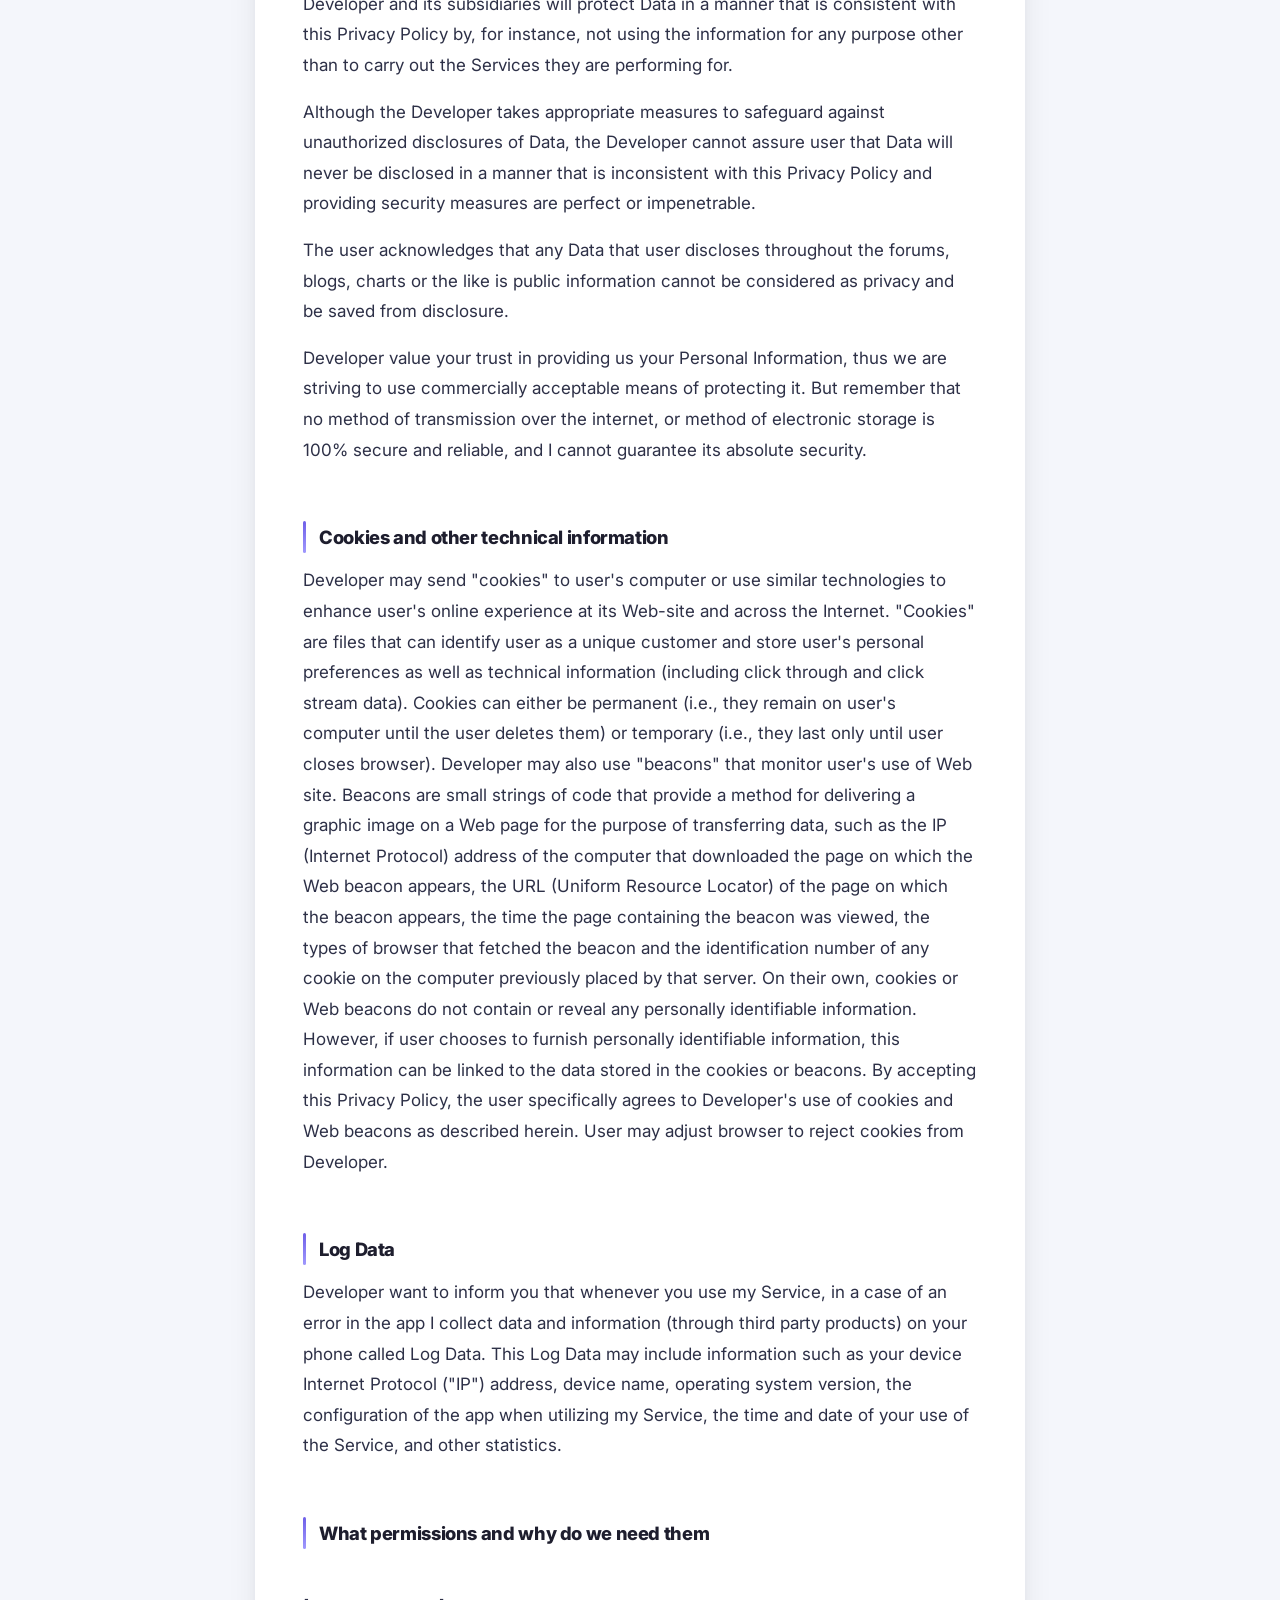
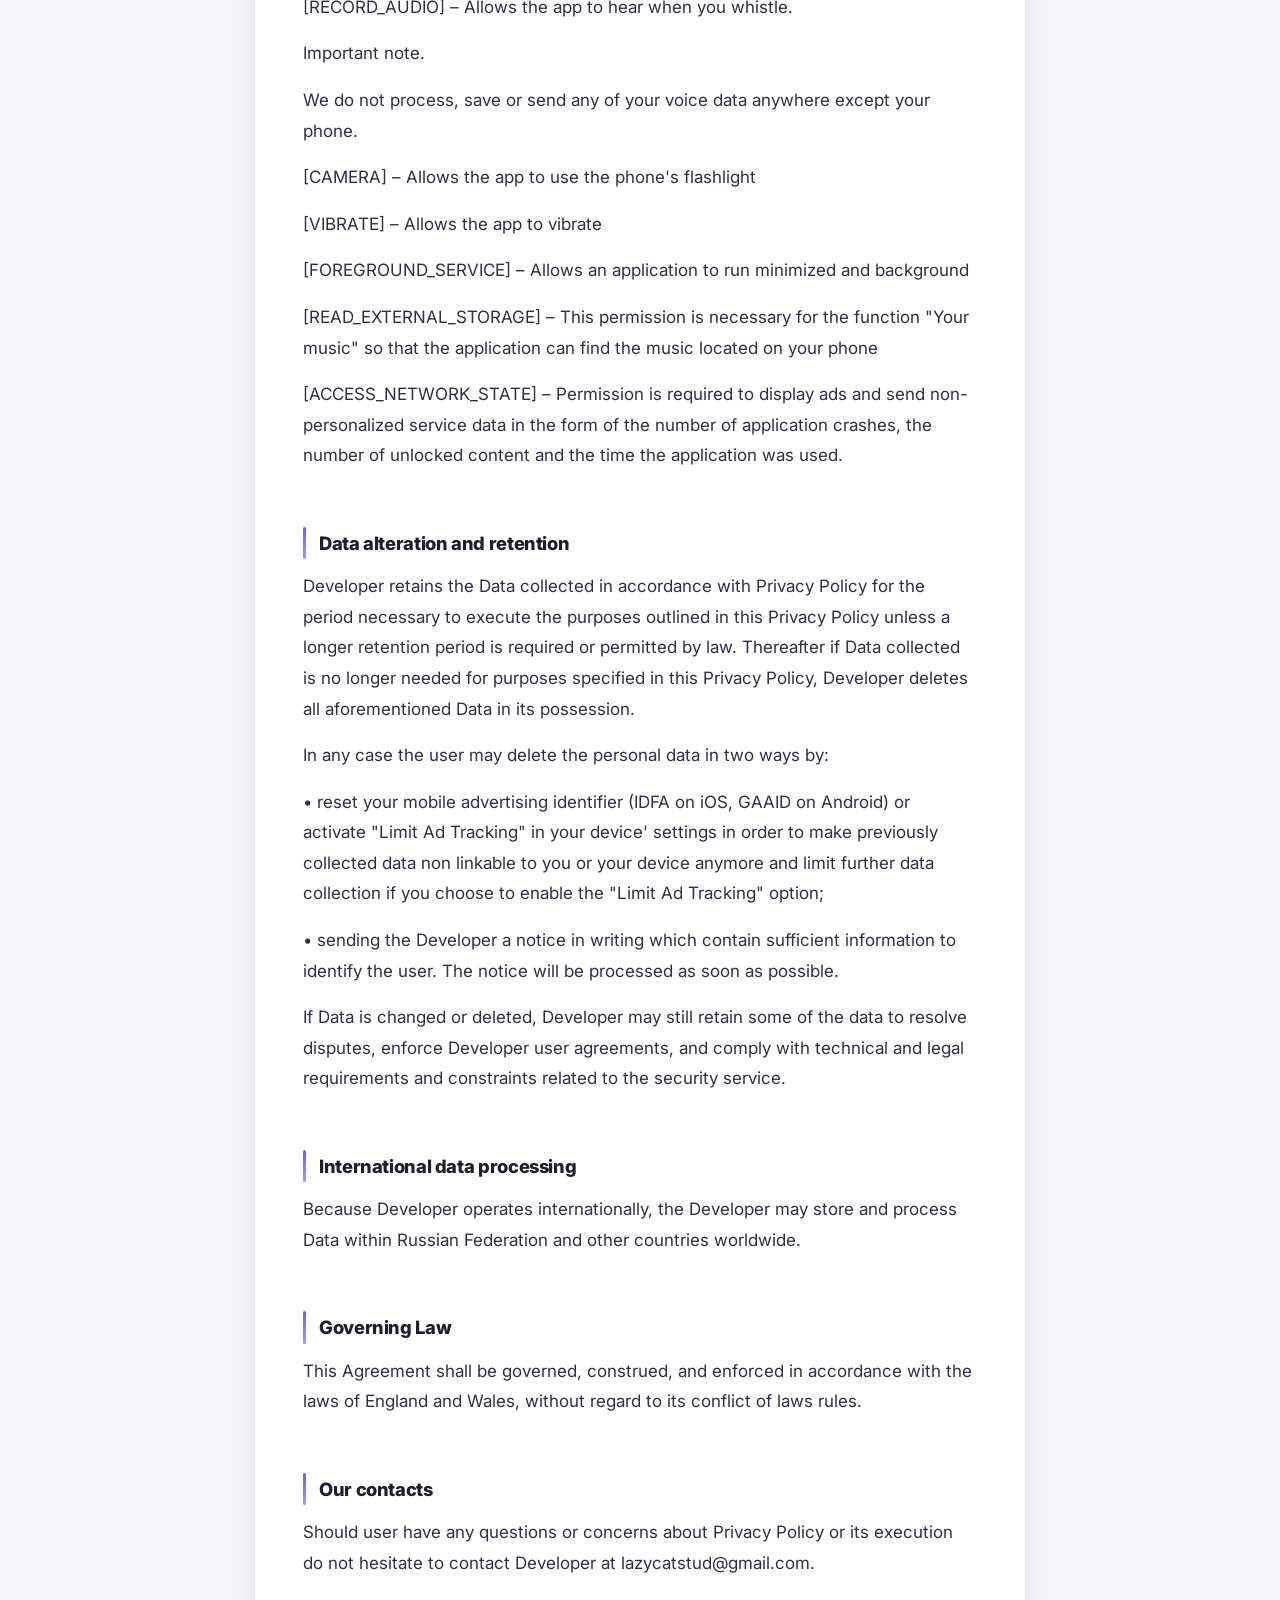
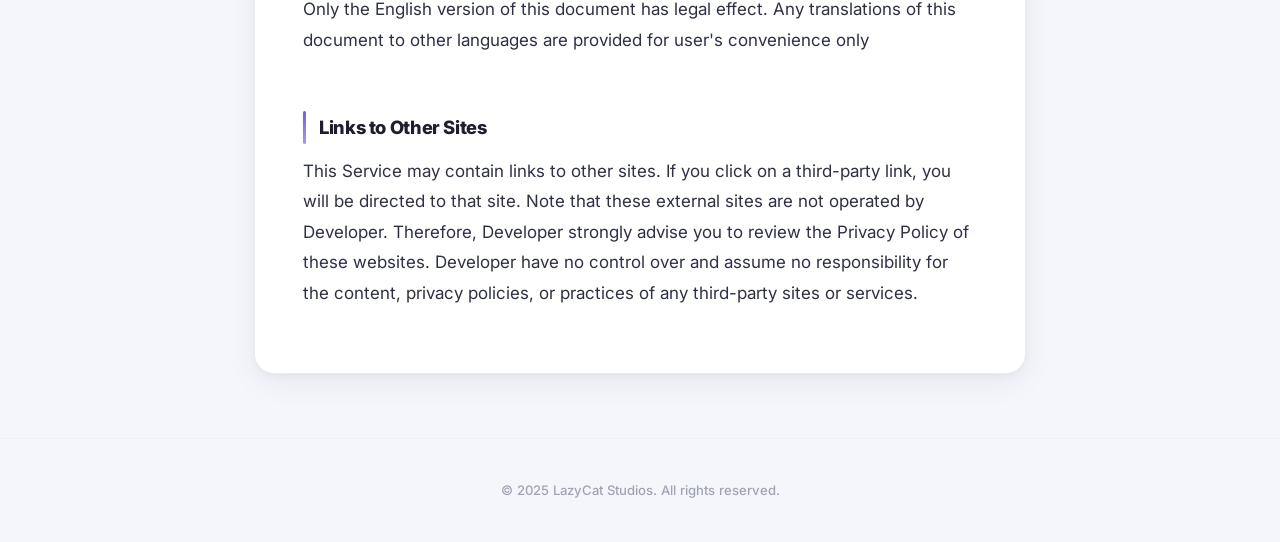
<file: pp-whistle/index.html>
<!DOCTYPE html>
<html lang="en">
<head>
  <meta charset="UTF-8">
  <meta name="viewport" content="width=device-width, initial-scale=1.0">
  <meta name="theme-color" content="#1e1e2e">
  <title>Privacy Policy — Whistle | LazyCat Studios</title>
  <link rel="stylesheet" href="../style.css">
</head>
<body>
  <header class="site-header">
    <div class="site-header__inner">
      <a href="/" class="site-header__brand">LazyCat Studios</a>
      <nav class="site-header__nav"><a href="/">Home</a></nav>
    </div>
  </header>
  <main class="page-wrapper">
    <nav class="breadcrumb">
      <a href="/">Home</a><span class="breadcrumb__sep">/</span>
      <span>Whistle — Privacy Policy</span>
    </nav>
    <article class="document">
      <h1 class="document__title">Privacy Policy — Whistle</h1>
      <p class="document__meta">Last updated: 25/11/2023</p>

<p>Changes were introduced in connection with the update of the Web-site and Developer's account.&nbsp;</p>

<h2>The introduction</h2>

<p>The developer of mobile applications named «Next Day Games &amp; Tools» in Google Play Store value the privacy and security of the information that user shares by using Developer's games, mobile applications, web-site https://lazycatstud.github.io/ ("Web-site"), game portals, game forums, chat rooms of the games and other related services (together hereinafter – "Services"). Further under the text "User" – an individual who uses the Developer's application at&nbsp;<a href="https://play.google.com/store/apps/details?id=com.lazycat.findphone">https://play.google.com/store/apps/details?id=com.lazycat.findphone</a> ("Application"). The Privacy Policy describes the way that Developer collects, shares, protects, or otherwise uses user's information.</p>

<p>By using Services user fully agrees and obliged to comply with the terms and conditions of this Privacy Policy and explicitly consent to use his/her information in accordance with the Privacy Policy.&nbsp;</p>

<p>Developer reserves the rights on its sole discretion to update the Privacy Policy at any reasonable time by placing a new version on Web site. Therefore, Developer encourages user to periodically check back and review this Privacy Policy so that user always will keep abreast and know the changes.&nbsp;</p>

<h2>The Data Developer collects</h2>

<p>The information ("Data") that Developer collects includes the data which does not directly enable Developer to identify any user as an individual ("non-personal data") and information which may identify a user ("personal data"). Developer may use tools or third party analytical software to automatically collect and use certain Data. The types of the non-personal data Developer may collect and use include, but are not limited to:&nbsp;</p>

<p>(a) device properties, including, but not limited to unique device identifier or other device identifier;&nbsp;</p>

<p>(b) device software platform and firmware;&nbsp;</p>

<p>(c) geographical data such as zip code, area code and location;&nbsp;</p>

<p>(d) game score and achievements;&nbsp;</p>

<p>(e) e-mail address;&nbsp;</p>

<p>(f) some specific information about end-user that indirectly may referred to the individual, including any data related to user experience;&nbsp;</p>

<p>(g) type of operating system end-users are using;&nbsp;</p>

<p>(h) data of end-user services Internet provider (IP address) and/or&nbsp;</p>

<p>(i) other data as reasonably required by Developer to enhance Services.&nbsp;</p>

<p>If user arrives at the Website via a link from another website, the URL of the linking website and the URL of any website that user links to next will also be collected.&nbsp;</p>

<p>Likely situation when users provide the Developer with information which may (in total) identify a user, including but not limited to user's name, e-mail address, phone number, photo or other image, sex, birth date, address and etc. By providing a personal data, the user consent that the Developer have the right to collect and process the personal data for the purpose of analyzing usage of the Developer's Services, advertisement serving, develop the Services, providing customer and technical support, to send notice and etc. The Developer has the right to combine personal and non-personal data.&nbsp;</p>

<p>Developer does not verify correctness and cannot be able to examine of any user's personal data.&nbsp;</p>

<p>Developer may collect Data that users share with Developer and Data that Developer gets from user's use of Services including Data that may be accessible via a third party platform, web application or any other service.&nbsp;</p>

<p>Developer may use user's e-mail address to contact user to know user's opinion about the Services and to inform user about Developer's new and special offers. User's e-mail may be used to send to user any goods or merchandise as a promotional items. If user no longer wishes to receive such promotional materials, such user can at any time opt out of receiving it by sending an email to Developer.</p>

<p>The app does use third party services that may collect information used to identify you.</p>

<p>Link to privacy policy of third party service providers used by the application</p>

<h2>​Advertising networks</h2>

<p>Those partners allow the Developer to use advertising in the applications. Partners usually collect data with their own SDKs (Software Development Kits). Here is a list of the partners that have advertising SDKs in Developer's applications, with links to their own privacy policies which will provide more information about what data the partners use and how:</p>

<ul><li><a href="https://support.google.com/admob/answer/6128543?hl=en">AdMob</a></li><li><a href="https://unity3d.com/ru/legal/privacy-policy">Unity</a></li><li><a href="https://www.appodeal.com/home/privacy-policy/">AppoDeal</a></li><li><a rel="noreferrer noopener" href="https://developers.ironsrc.com/ironsource-mobile/air/ironsource-mobile-privacy-policy" data-type="URL" data-id="https://developers.ironsrc.com/ironsource-mobile/air/ironsource-mobile-privacy-policy" target="_blank">ironSource Mobile Ltd</a></li><li><a href="https://www.facebook.com/about/privacy">Facebook</a></li><li><a href="https://www.applovin.com/privacy">AppLovin</a></li><li><a href="https://vungle.com/privacy">Vungle</a></li><li><a href="https://www.adcolony.com/privacy-policy">AdColony</a></li><li><a href="https://www.smaato.com/privacy">Smaato</a></li><li><a href="https://www.startapp.com/privacy/">StartApp</a></li><li><a href="https://yandex.com/legal/confidential/">Yandex Advertising Network</a></li><li><a href="https://legal.my.com/us/mytarget/privacy">MyTarget</a></li><li><a href="https://consumer.huawei.com/ru/privacy/privacy-policy">Ads Kit</a></li><li><a href="https://www.inmobi.com/privacy-policy">InMobi</a></li><li><a href="https://www.hyprmx.com/pp">Hyprmx</a></li></ul>

<h2>Analytic platforms</h2>

<p>Those partners allow the Developer to use analytics in the applications. Partners usually collect data with their own SDKs (Software Development Kits). Here is a list of the partners that have analytical SDKs in Developer's applications, with links to their own privacy policies which will provide more information about what data the partners use and how:</p>

<ul id="block-68e3c02e-ff10-4dc8-b122-c8df6c490add"><li><a href="https://www.google.com/policies/privacy/">Google Play Services</a></li><li><a href="https://firebase.google.com/policies/analytics">Firebase Analytics</a></li><li><a href="https://firebase.google.com/terms/crashlytics">Firebase Crashlytics</a>&nbsp;</li></ul>

<h2>The reasons that Developer collects Data</h2>

<p>Developer uses this information in the aggregate to manage and provide the Services and products taking into account the available functionality, also to analyze usage of the Services. The information also helps Developer to improve quality of its Services and products, provide customize communications and advertising.</p>

<h2>Disclosure and Transfer of Data</h2>

<p>Developer may use the collected Data to analyze usage of the Services, advertising serving, managing and providing the Services and products. For these purposes Developer may disclose Data to partners with whom the Developer has contractual obligations and/or which have their own specific serving technologies and payment services. The providers of payment service have the right to process Data for the purpose of the offering of the payment-transaction service whenever user purchases something in regards to the Services. In particular, Developer may entrust processing of information about payment methods to third-party payment service providers who comply with PCI DSS (Payment Card Industry Data Security Standard). User acknowledges and agrees that the analytics utilized by Developer's partners may combine the Data collected with other information they have independently collected from other services or products relating to user activities. These partners collect and use information under their own privacy policies. They may not use user's Data for their own marketing purposes.&nbsp;</p>

<p>Developer may also disclose Data to third parties when Developer has a reason to believe that a disclosure is necessary to address potential or actual injury or interference with Developer's (its subsidiaries) intellectual property, operations, users or others who may be harmed or may suffer loss or damage, or Developer acknowledges that such disclosure is necessary to protect Developer's (its subsidiaries) rights, combat fraud and/or comply with a judicial proceeding, court order, or legal process served on Developer or its subsidiaries.&nbsp;</p>

<p>Developer has the right to disclose Data in response to legal process, for example, in response to a Court order. Developer may also disclose such information in response to a law enforcement agency's request or where Developer believes it is necessary to investigate, prevent, or take action regarding illegal activities, suspected fraud, situations involving potential threats to the physical safety of any person, violations of our terms of use, or as otherwise required by law.&nbsp;</p>

<p>Developer may transfer Data about users in cases Developer or one of its business units are acquired by, sold to, or merged with another company.&nbsp;</p>

<p>By accepting this Privacy Policy user agrees that his non-personal Data such as user device information, user identifiers, information about advertisements served, viewed or clicked or other user interactions with advertisements (e.g., conversion information), information about user applications, network information and header information may be collected and processed by:&nbsp;</p>

<p>1. Unity Technologies Finland Oy (hereinafter – "Unity"), a company with its registered office at: Kaivokatu 8B, 00100, Helsinki, Finland. Unity's Privacy Policy that regulates the use of such Data by Unity available via following link: https://unity3d.com/ru/legal/privacy-policy.&nbsp;</p>

<p>2. Google LLC ("Google"), the company and / or its subsidiaries, with its registered office at 1600 Amphitheater Parkway, Mountain View, CA 94043, USA. Google's Privacy Policy, which governs the use of Google such data, is available at the following link: https://policies.google.com/privacy&nbsp;</p>

<h2>Children's Privacy</h2>

<p>These Services do not address anyone under the age of 13. <br>Developer <strong>never</strong> knowingly or willingly <strong>collect any personal data concerning children under&nbsp;13</strong>. <br>In the case Developer discover that a child under 13 has provided Developer with personal information, Developer immediately delete this from our servers. If you are a parent or guardian and you are aware that your child has provided Developer with personal information, please contact Developer so that Developer will be able to do necessary actions.</p>

<h2>User profile settings</h2>

<p>Each user, creating its own profile in the Services, has the ability to manage personal profile settings, including but not limited: changing the look of the personal profile, add into the profile the desired information, restrict access to the profile of a third party. Therefore, user can choice about who has access to his/her Data.&nbsp;</p>

<p>As of the effective date of this policy, Apple and Google offered the owners of devices that use their operating systems, iOS and Android, options for limiting tracking and targeting in relation to ads. Developer does not control user's device level opt out processes and is not responsible for any choices user make through such mechanism or for the continued availability, accuracy, effectiveness, or location of that mechanism. Using a device level opt-out mechanism may opt user out of all third party personalized advertisements. If user uses other operating systems (other than iOS and Android) and such operating systems do not provide a device level opt-out mechanism, the user shall contact the Developer in order to opt-out of all third party personalized advertisements.&nbsp;</p>

<h2>Security measures</h2>

<p>Developer and its subsidiaries will protect Data in a manner that is consistent with this Privacy Policy by, for instance, not using the information for any purpose other than to carry out the Services they are performing for.&nbsp;</p>

<p>Although the Developer takes appropriate measures to safeguard against unauthorized disclosures of Data, the Developer cannot assure user that Data will never be disclosed in a manner that is inconsistent with this Privacy Policy and providing security measures are perfect or impenetrable.&nbsp;</p>

<p>The user acknowledges that any Data that user discloses throughout the forums, blogs, charts or the like is public information cannot be considered as privacy and be saved from disclosure.</p>

<p>Developer value your trust in providing us your Personal Information, thus we are striving to use commercially acceptable means of protecting it. But remember that no method of transmission over the internet, or method of electronic storage is 100% secure and reliable, and I cannot guarantee its absolute security.</p>

<h2>Cookies and other technical information</h2>

<p>Developer may send "cookies" to user's computer or use similar technologies to enhance user's online experience at its Web-site and across the Internet. "Cookies" are files that can identify user as a unique customer and store user's personal preferences as well as technical information (including click through and click stream data). Cookies can either be permanent (i.e., they remain on user's computer until the user deletes them) or temporary (i.e., they last only until user closes browser). Developer may also use "beacons" that monitor user's use of Web site. Beacons are small strings of code that provide a method for delivering a graphic image on a Web page for the purpose of transferring data, such as the IP (Internet Protocol) address of the computer that downloaded the page on which the Web beacon appears, the URL (Uniform Resource Locator) of the page on which the beacon appears, the time the page containing the beacon was viewed, the types of browser that fetched the beacon and the identification number of any cookie on the computer previously placed by that server. On their own, cookies or Web beacons do not contain or reveal any personally identifiable information. However, if user chooses to furnish personally identifiable information, this information can be linked to the data stored in the cookies or beacons. By accepting this Privacy Policy, the user specifically agrees to Developer's use of cookies and Web beacons as described herein. User may adjust browser to reject cookies from Developer.&nbsp;</p>

<h2>Log Data</h2>

<p>Developer want to inform you that whenever you use my Service, in a case of an error in the app I collect data and information (through third party products) on your phone called Log Data. This Log Data may include information such as your device Internet Protocol ("IP") address, device name, operating system version, the configuration of the app when utilizing my Service, the time and date of your use of the Service, and other statistics.</p>

<h2>What permissions and why do we need them</h2>

<p><br>
[RECORD_AUDIO] – Allows the app to hear when you whistle.</p>

<p>Important note.</p>

<p>We do not process, save or send any of your voice data anywhere except your phone.</p>

<p>[CAMERA] – Allows the app to use the phone's flashlight</p>

<p>[VIBRATE] – Allows the app to vibrate</p>

<p>[FOREGROUND_SERVICE] – Allows an application to run minimized and background</p>

<p>[READ_EXTERNAL_STORAGE] – This permission is necessary for the function "Your music" so that the application can find the music located on your phone</p>

<p>[ACCESS_NETWORK_STATE] – Permission is required to display ads and send non-personalized service data in the form of the number of application crashes, the number of unlocked content and the time the application was used.</p>

<h2>Data alteration and retention</h2>

<p>Developer retains the Data collected in accordance with Privacy Policy for the period necessary to execute the purposes outlined in this Privacy Policy unless a longer retention period is required or permitted by law. Thereafter if Data collected is no longer needed for purposes specified in this Privacy Policy, Developer deletes all aforementioned Data in its possession.&nbsp;</p>

<p>In any case the user may delete the personal data in two ways by:&nbsp;</p>

<p>• reset your mobile advertising identifier (IDFA on iOS, GAAID on Android) or activate "Limit Ad Tracking" in your device' settings in order to make previously collected data non linkable to you or your device anymore and limit further data collection if you choose to enable the "Limit Ad Tracking" option;&nbsp;</p>

<p>• sending the Developer a notice in writing which contain sufficient information to identify the user. The notice will be processed as soon as possible.&nbsp;</p>

<p>If Data is changed or deleted, Developer may still retain some of the data to resolve disputes, enforce Developer user agreements, and comply with technical and legal requirements and constraints related to the security service.&nbsp;</p>

<h2>International data processing</h2>

<p>Because Developer operates internationally, the Developer may store and process Data within Russian Federation and other countries worldwide.</p>

<h2>Governing Law</h2>

<p>This Agreement shall be governed, construed, and enforced in accordance with the laws of England and Wales, without regard to its conflict of laws rules.</p>

<h2>Our contacts</h2>

<p>Should user have any questions or concerns about Privacy Policy or its execution do not hesitate to contact Developer at lazycatstud@gmail.com.&nbsp;</p>

<p>Only the English version of this document has legal effect. Any translations of this document to other languages are provided for user's convenience only</p>

<h2>Links to Other Sites</h2>

<p>This Service may contain links to other sites. If you click on a third-party link, you will be directed to that site. Note that these external sites are not operated by Developer. Therefore, Developer strongly advise you to review the Privacy Policy of these websites. Developer have no control over and assume no responsibility for the content, privacy policies, or practices of any third-party sites or services.</p>

    </article>
  </main>
  <footer class="site-footer">&copy; 2025 LazyCat Studios. All rights reserved.</footer>
</body>
</html>
</file>
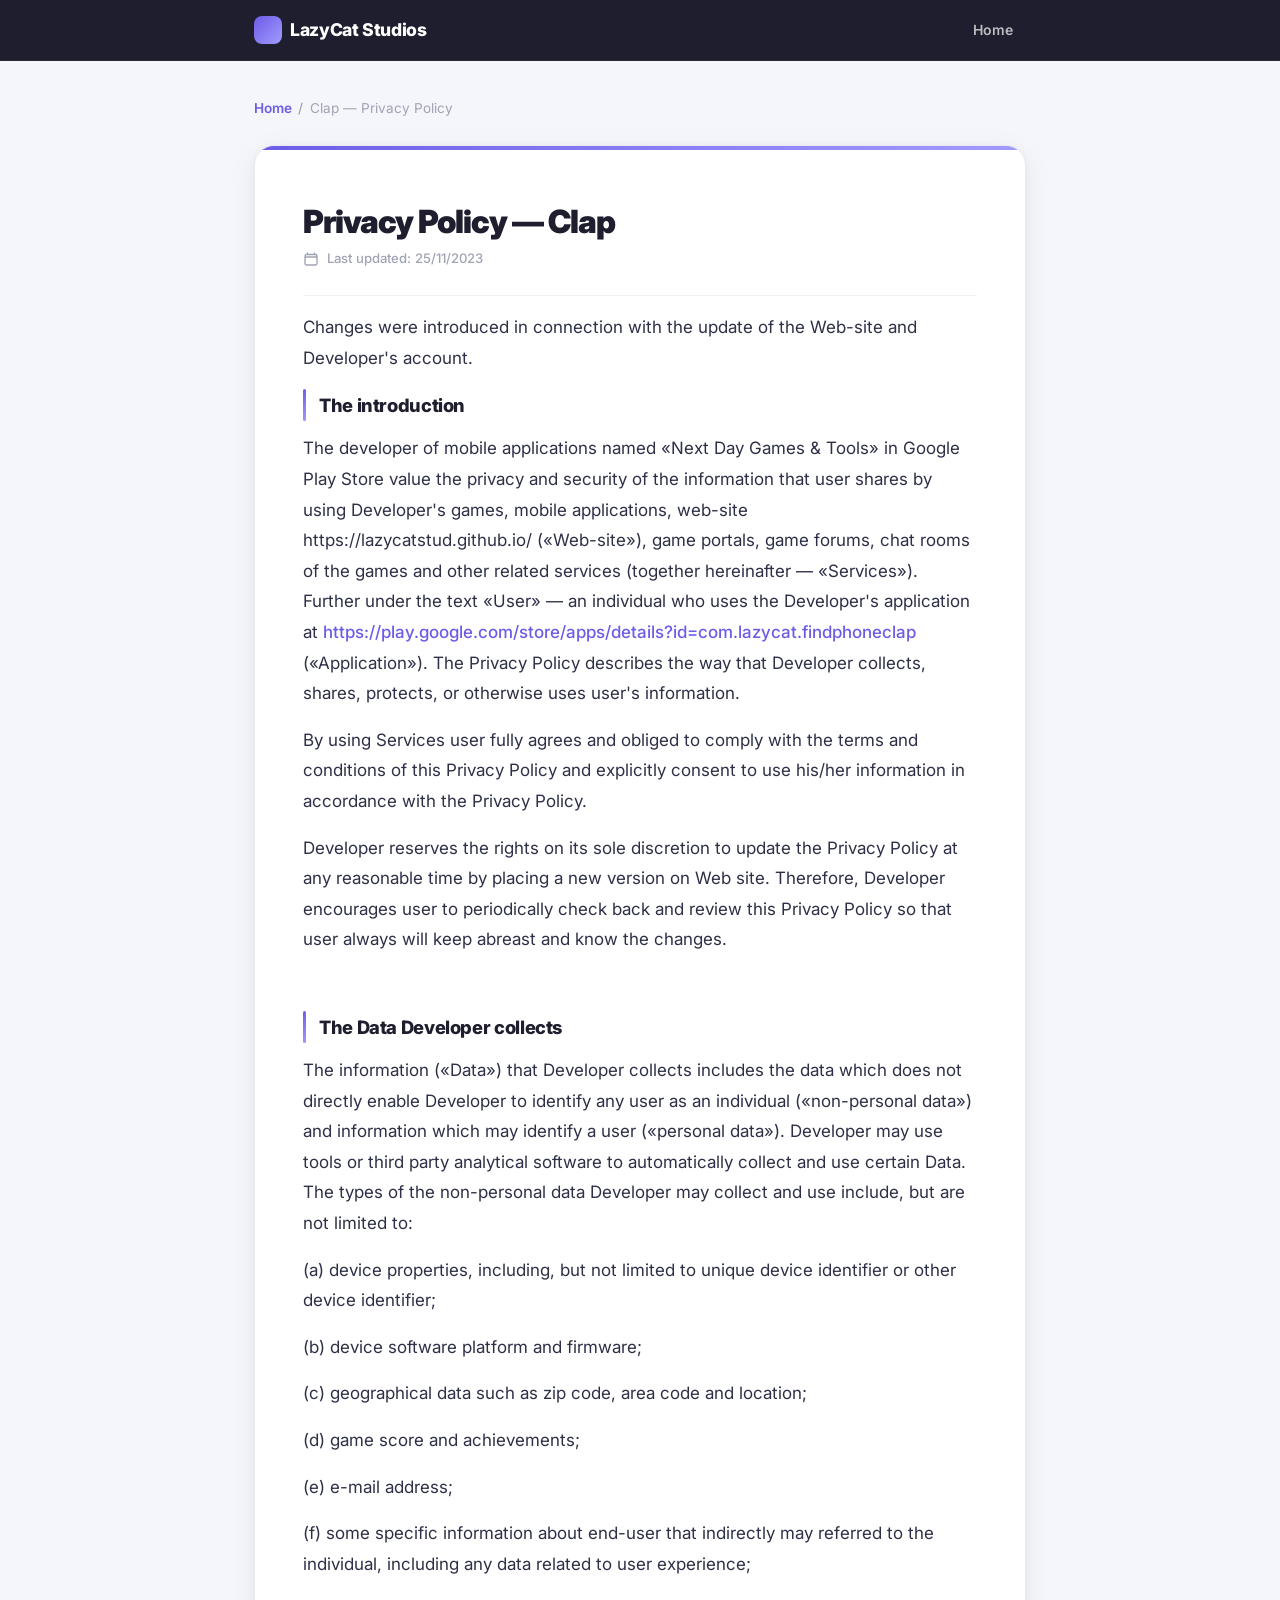
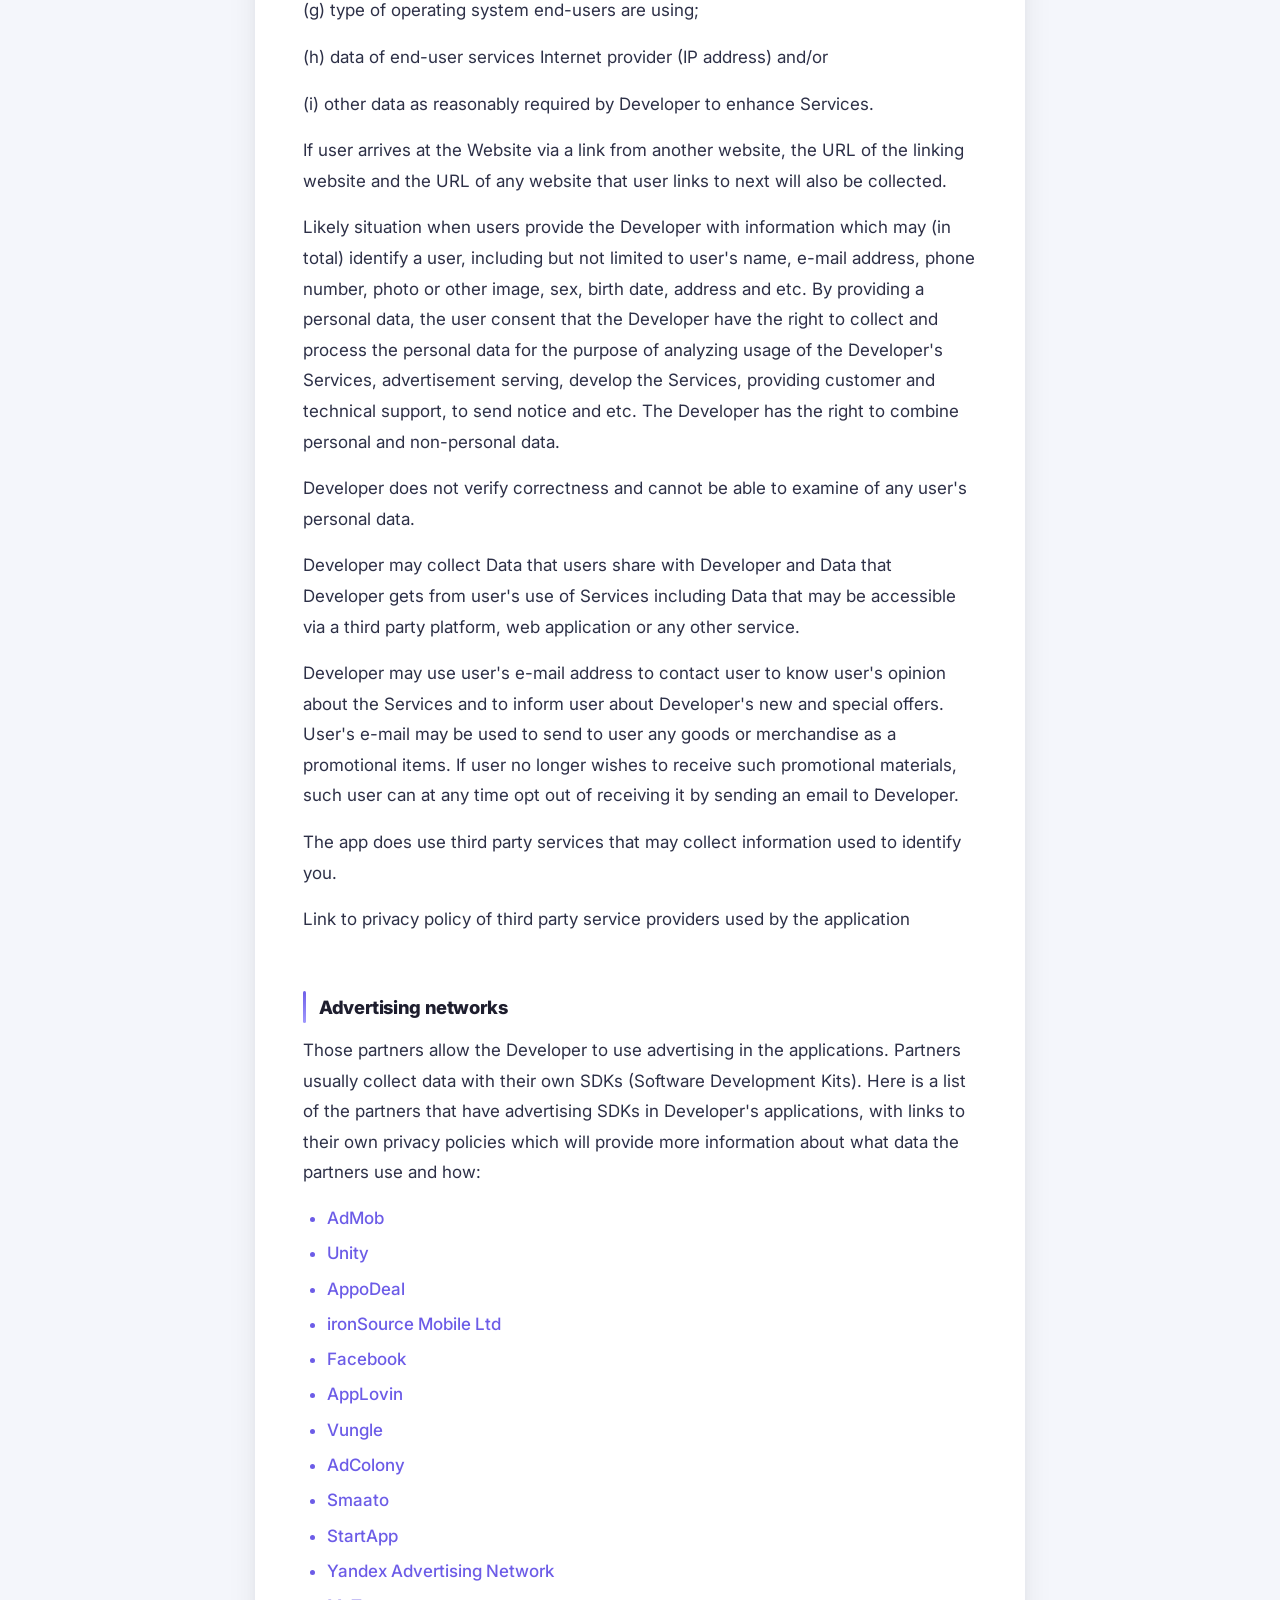
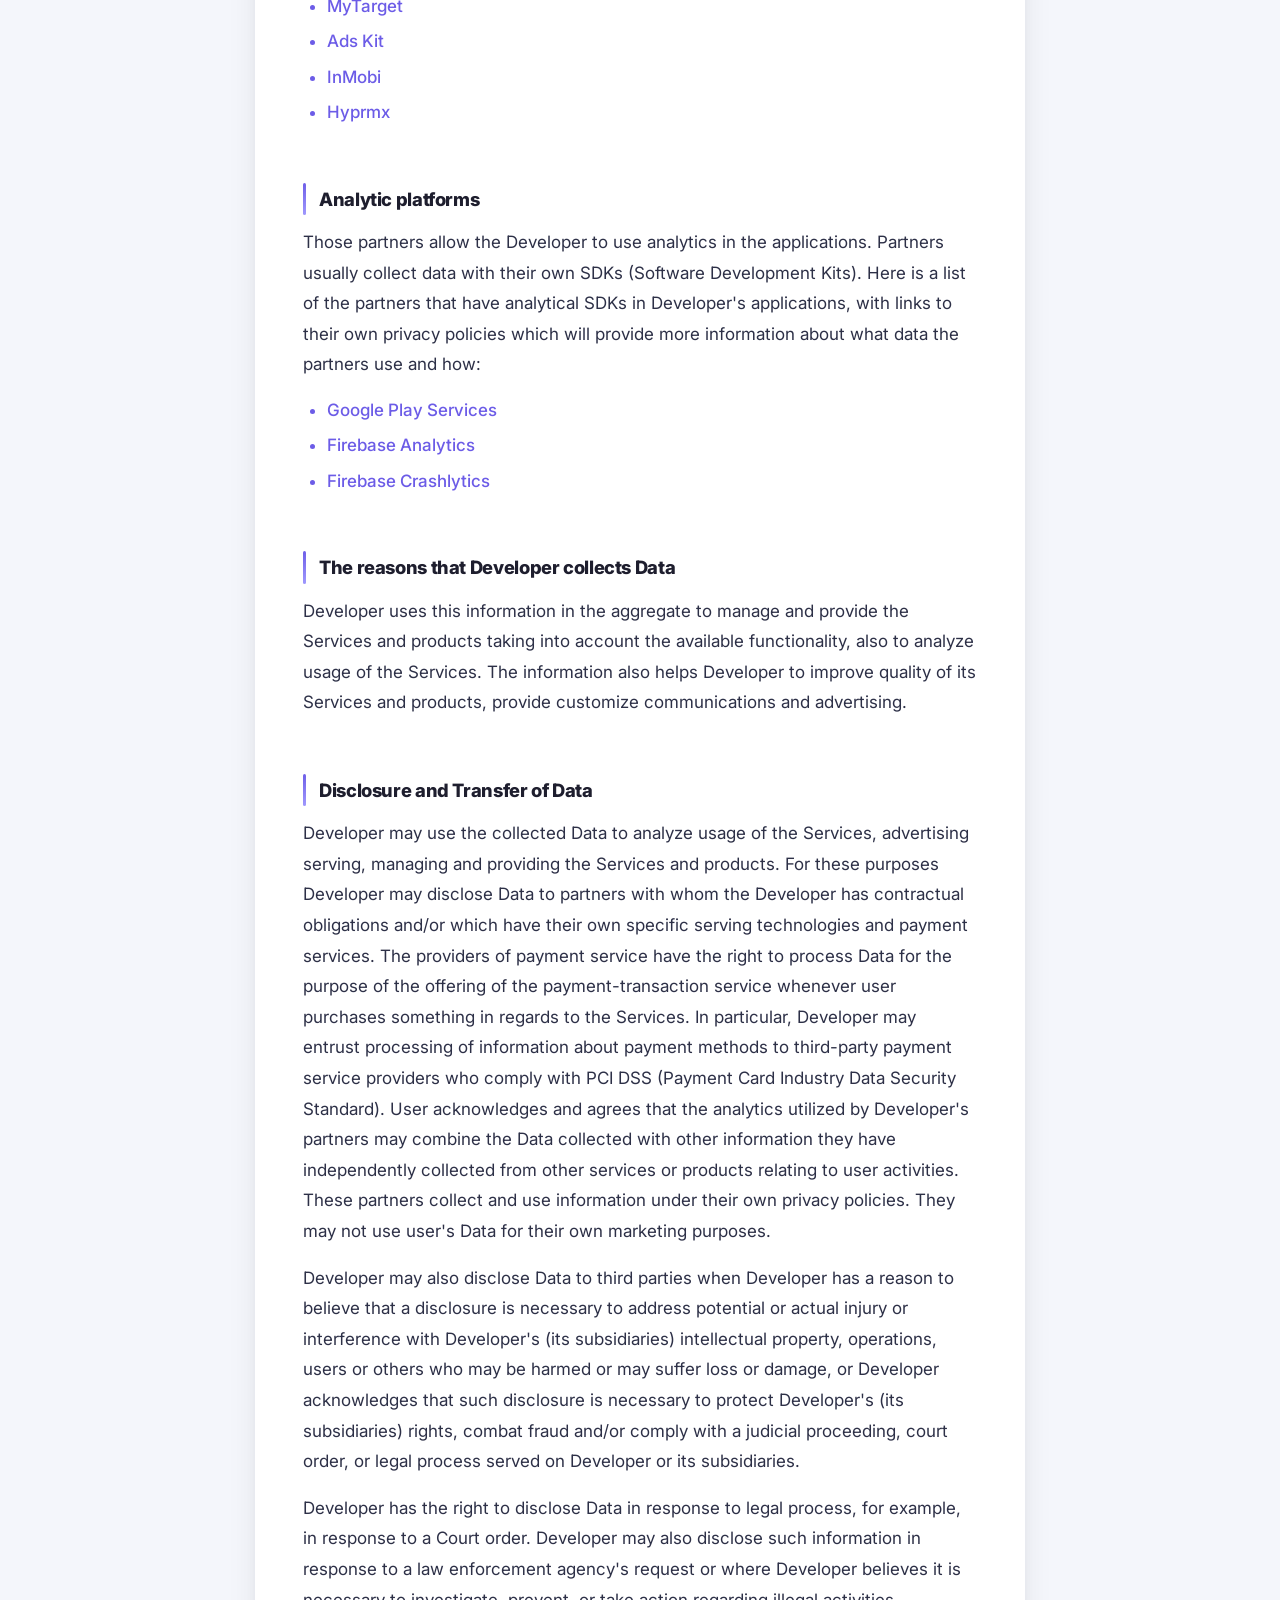
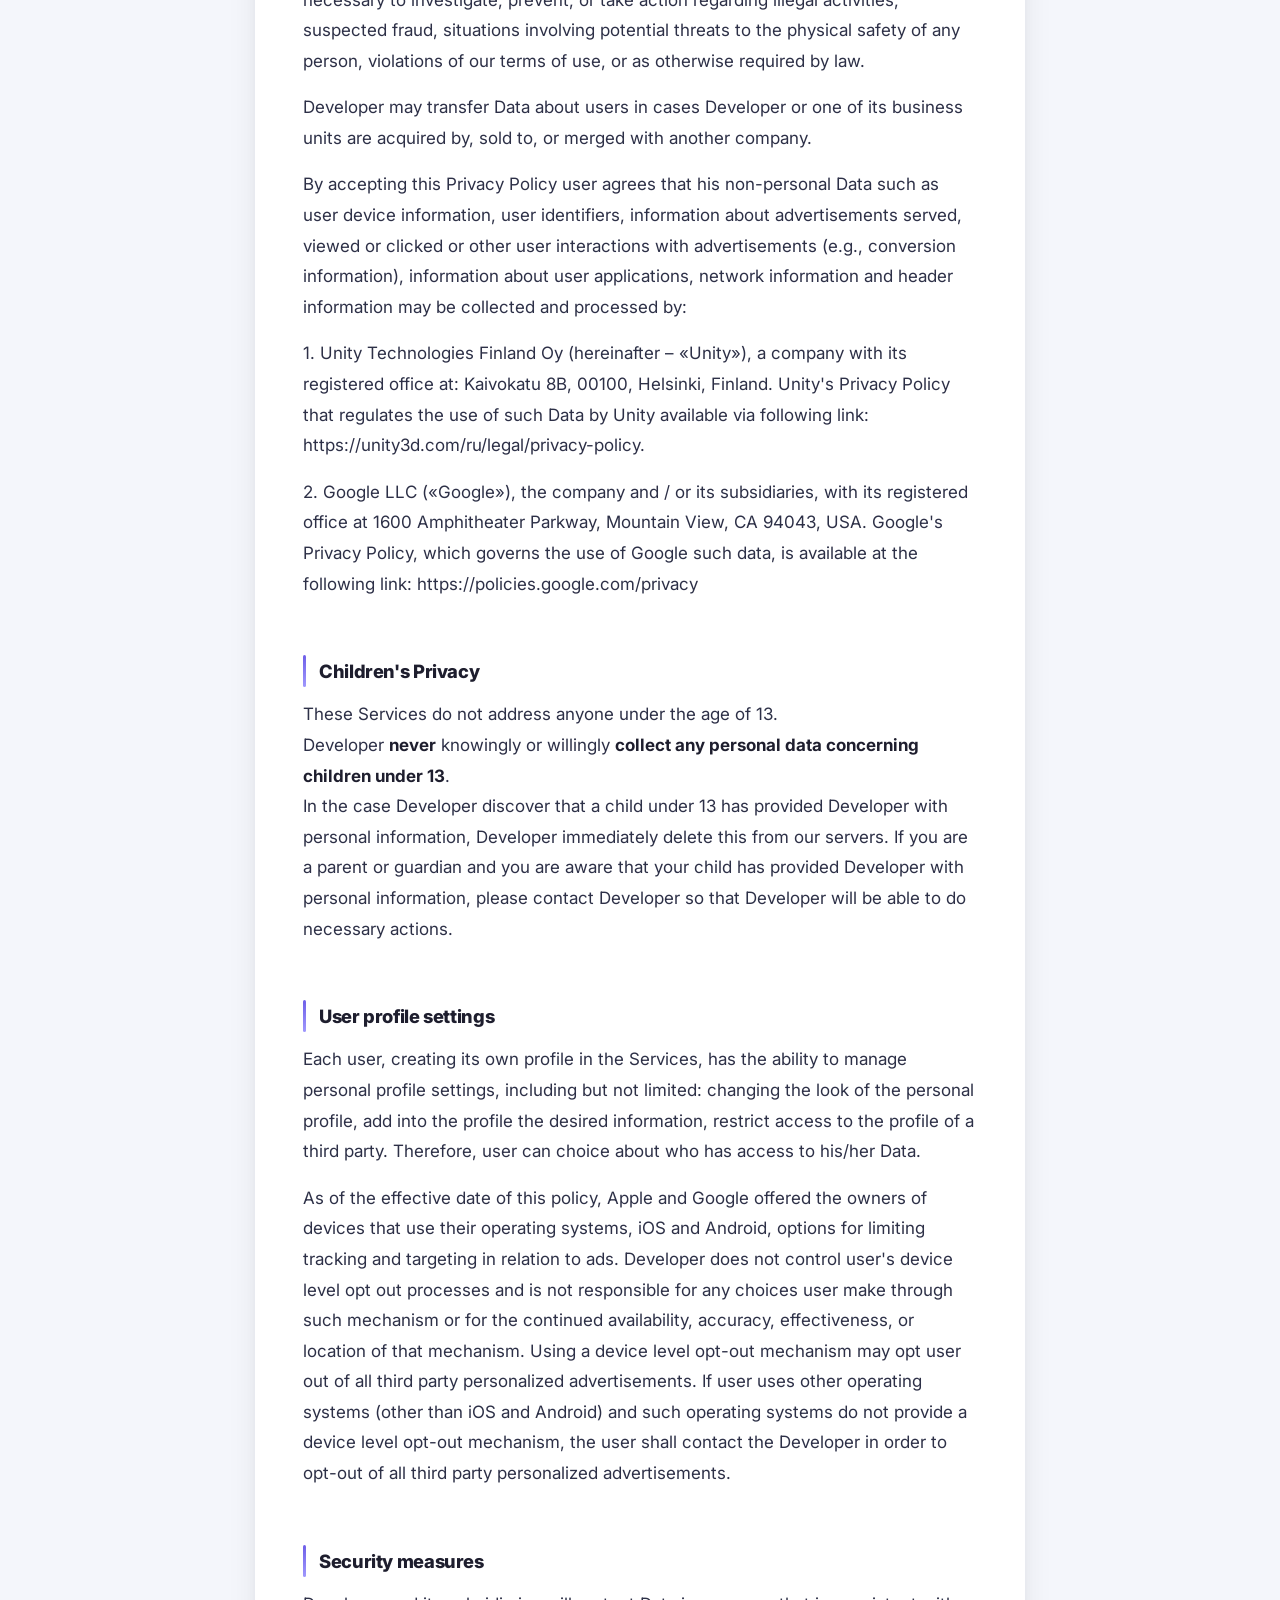
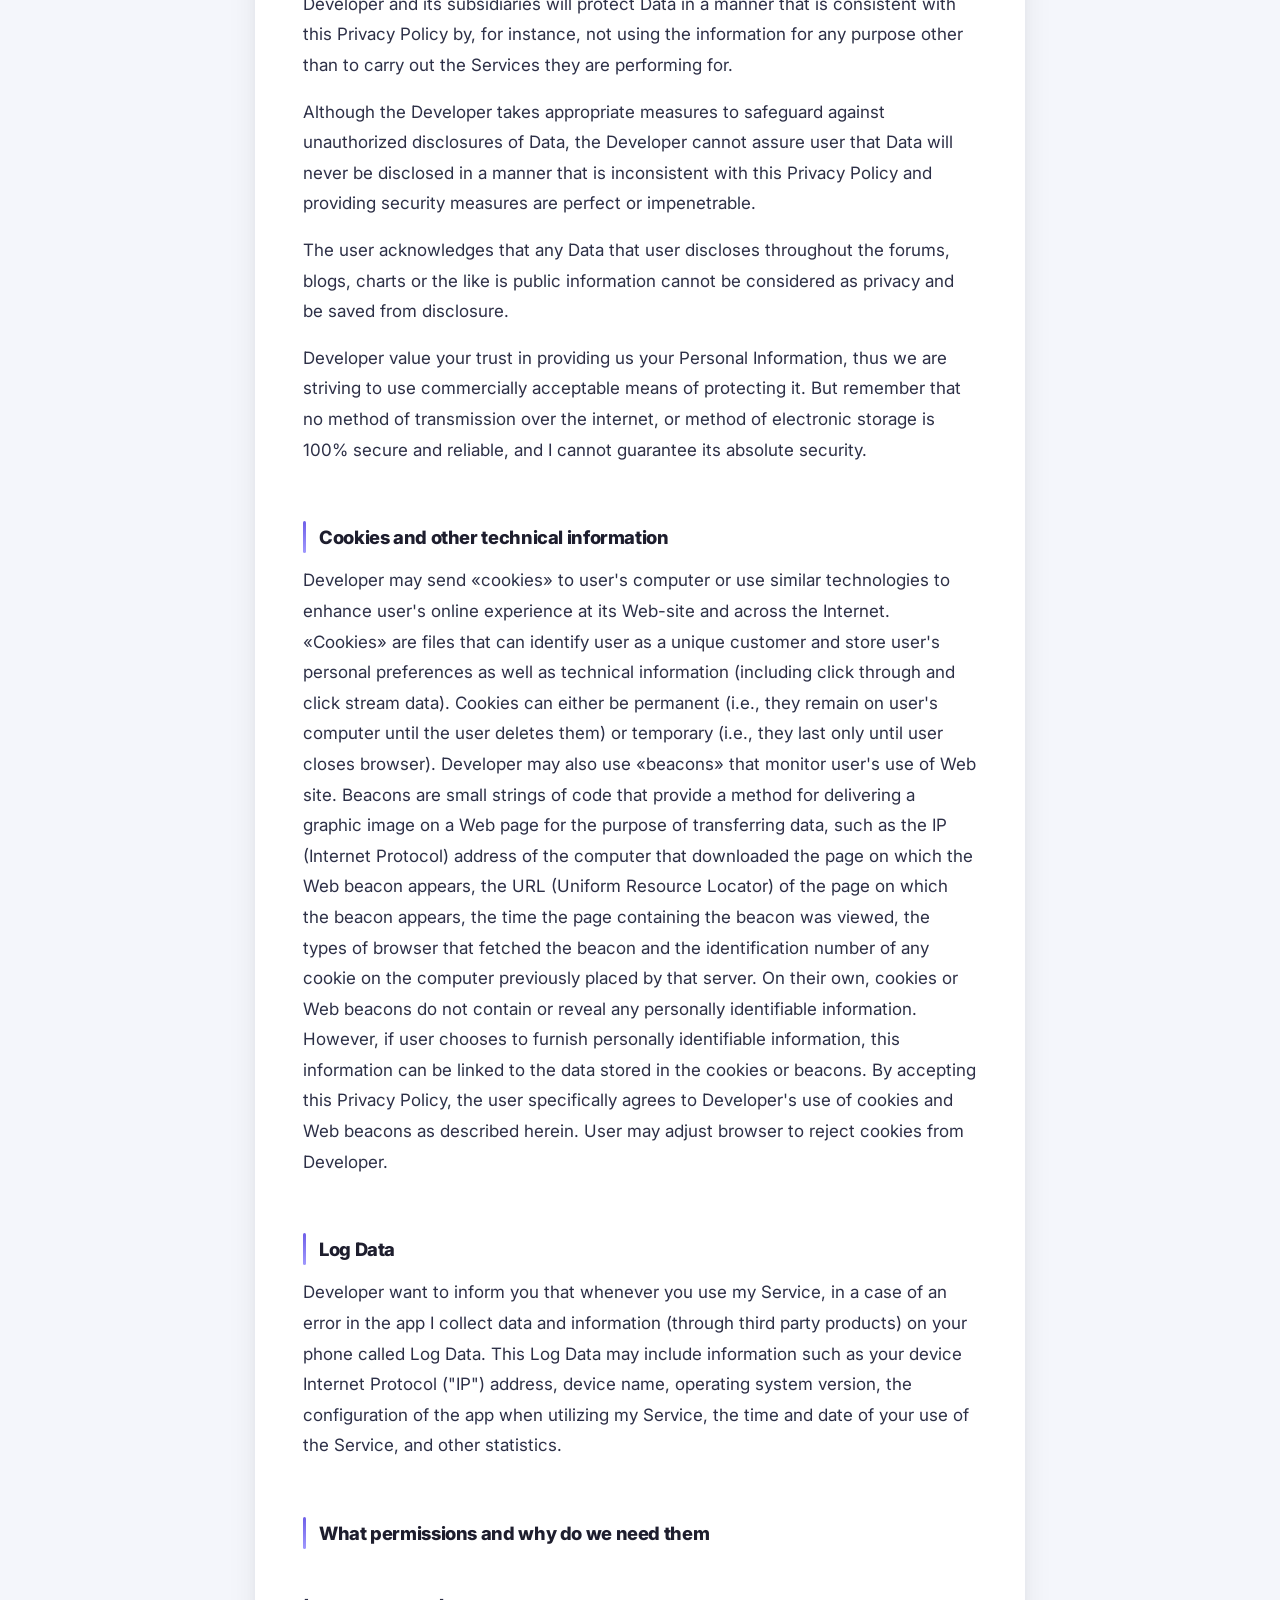
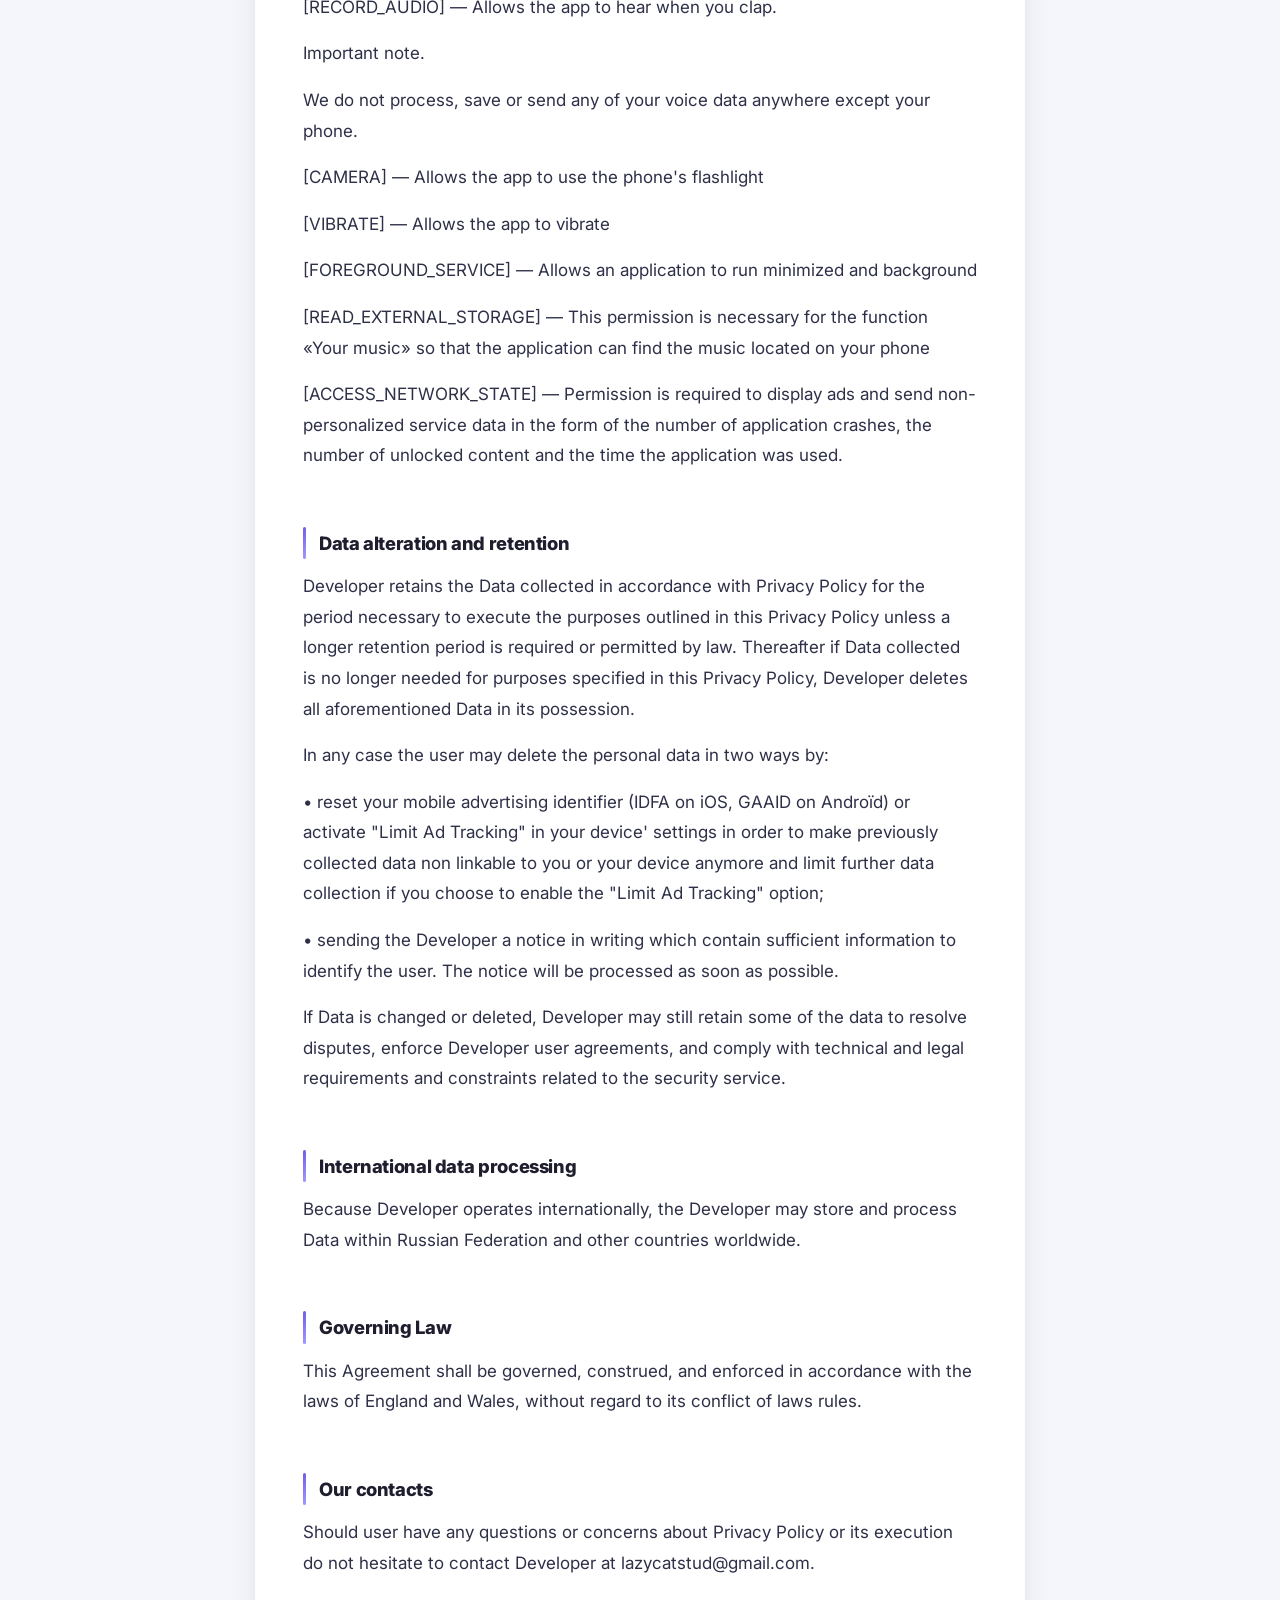
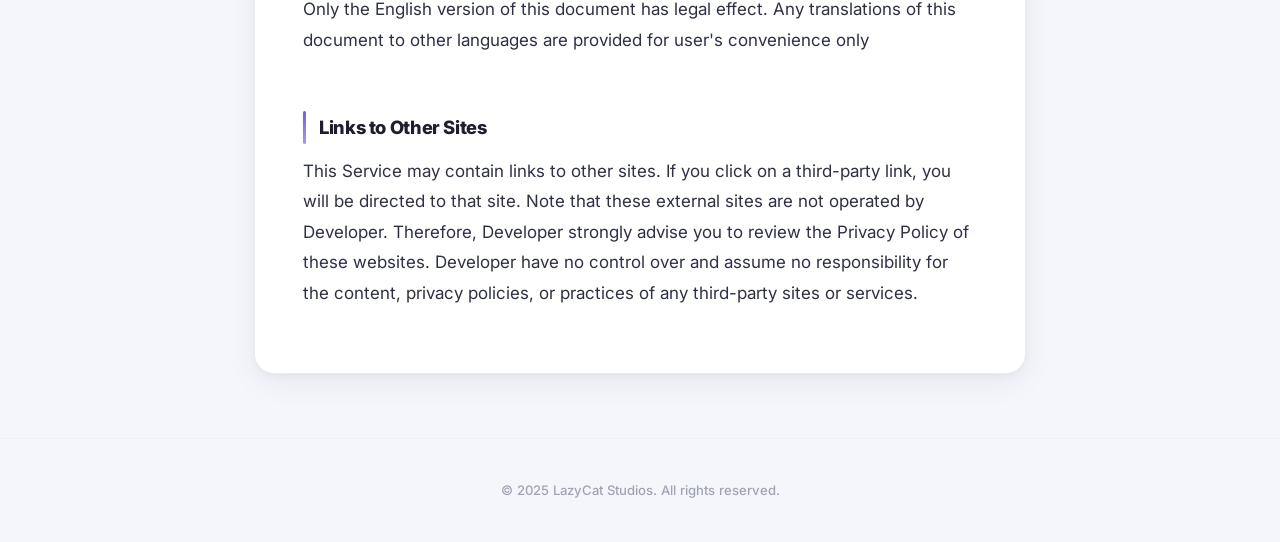
<file: clap/privacy-policy/index.html>
<!DOCTYPE html>
<html lang="en">
<head>
  <meta charset="UTF-8">
  <meta name="viewport" content="width=device-width, initial-scale=1.0">
  <meta name="theme-color" content="#1e1e2e">
  <title>Privacy Policy — Clap | LazyCat Studios</title>
  <link rel="stylesheet" href="../../style.css">
</head>
<body>
  <header class="site-header">
    <div class="site-header__inner">
      <a href="/" class="site-header__brand">LazyCat Studios</a>
      <nav class="site-header__nav"><a href="/">Home</a></nav>
    </div>
  </header>
  <main class="page-wrapper">
    <nav class="breadcrumb">
      <a href="/">Home</a><span class="breadcrumb__sep">/</span>
      <span>Clap — Privacy Policy</span>
    </nav>
    <article class="document">
      <h1 class="document__title">Privacy Policy — Clap</h1>
      <p class="document__meta">Last updated: 25/11/2023</p>

<p>Changes were introduced in connection with the update of the Web-site and Developer's account.&nbsp;</p>

<h2>The introduction</h2>

<p>The developer of mobile applications named «Next Day Games &amp; Tools» in Google Play Store value the privacy and security of the information that user shares by using Developer's games, mobile applications, web-site https://lazycatstud.github.io/ («Web-site»), game portals, game forums, chat rooms of the games and other related services (together hereinafter — «Services»). Further under the text «User» — an individual who uses the Developer's application at&nbsp;<a rel="noreferrer noopener" aria-label="https://play.google.com/store/apps/details?id=com.lazycat.findphoneclap (откроется в новой вкладке)" href="https://play.google.com/store/apps/details?id=com.lazycat.findphoneclap" target="_blank">https://play.google.com/store/apps/details?id=com.lazycat.findphoneclap</a> («Application»). The Privacy Policy describes the way that Developer collects, shares, protects, or otherwise uses user's information.</p>

<p>By using Services user fully agrees and obliged to comply with the terms and conditions of this Privacy Policy and explicitly consent to use his/her information in accordance with the Privacy Policy.&nbsp;</p>

<p>Developer reserves the rights on its sole discretion to update the Privacy Policy at any reasonable time by placing a new version on Web site. Therefore, Developer encourages user to periodically check back and review this Privacy Policy so that user always will keep abreast and know the changes.&nbsp;</p>

<h2>The Data Developer collects</h2>

<p>The information («Data») that Developer collects includes the data which does not directly enable Developer to identify any user as an individual («non-personal data») and information which may identify a user («personal data»). Developer may use tools or third party analytical software to automatically collect and use certain Data. The types of the non-personal data Developer may collect and use include, but are not limited to:&nbsp;</p>

<p>(a) device properties, including, but not limited to unique device identifier or other device identifier;&nbsp;</p>

<p>(b) device software platform and firmware;&nbsp;</p>

<p>(c) geographical data such as zip code, area code and location;&nbsp;</p>

<p>(d) game score and achievements;&nbsp;</p>

<p>(e) e-mail address;&nbsp;</p>

<p>(f) some specific information about end-user that indirectly may referred to the individual, including any data related to user experience;&nbsp;</p>

<p>(g) type of operating system end-users are using;&nbsp;</p>

<p>(h) data of end-user services Internet provider (IP address) and/or&nbsp;</p>

<p>(i) other data as reasonably required by Developer to enhance Services.&nbsp;</p>

<p>If user arrives at the Website via a link from another website, the URL of the linking website and the URL of any website that user links to next will also be collected.&nbsp;</p>

<p>Likely situation when users provide the Developer with information which may (in total) identify a user, including but not limited to user's name, e-mail address, phone number, photo or other image, sex, birth date, address and etc. By providing a personal data, the user consent that the Developer have the right to collect and process the personal data for the purpose of analyzing usage of the Developer's Services, advertisement serving, develop the Services, providing customer and technical support, to send notice and etc. The Developer has the right to combine personal and non-personal data.&nbsp;</p>

<p>Developer does not verify correctness and cannot be able to examine of any user's personal data.&nbsp;</p>

<p>Developer may collect Data that users share with Developer and Data that Developer gets from user's use of Services including Data that may be accessible via a third party platform, web application or any other service.&nbsp;</p>

<p>Developer may use user's e-mail address to contact user to know user's opinion about the Services and to inform user about Developer's new and special offers. User's e-mail may be used to send to user any goods or merchandise as a promotional items. If user no longer wishes to receive such promotional materials, such user can at any time opt out of receiving it by sending an email to Developer.</p>

<p>The app does use third party services that may collect information used to identify you.</p>

<p>Link to privacy policy of third party service providers used by the application</p>

<h2>​Advertising networks</h2>

<p>Those partners allow the Developer to use advertising in the applications. Partners usually collect data with their own SDKs (Software Development Kits). Here is a list of the partners that have advertising SDKs in Developer's applications, with links to their own privacy policies which will provide more information about what data the partners use and how:</p>

<ul><li><a href="https://support.google.com/admob/answer/6128543?hl=en">AdMob</a></li><li><a href="https://unity3d.com/ru/legal/privacy-policy">Unity</a></li><li><a href="https://www.appodeal.com/home/privacy-policy/">AppoDeal</a></li><li><a rel="noreferrer noopener" href="https://developers.ironsrc.com/ironsource-mobile/air/ironsource-mobile-privacy-policy" data-type="URL" data-id="https://developers.ironsrc.com/ironsource-mobile/air/ironsource-mobile-privacy-policy" target="_blank">ironSource Mobile Ltd</a></li><li><a href="https://www.facebook.com/about/privacy">Facebook</a></li><li><a href="https://www.applovin.com/privacy">AppLovin</a></li><li><a href="https://vungle.com/privacy">Vungle</a></li><li><a href="https://www.adcolony.com/privacy-policy">AdColony</a></li><li><a href="https://www.smaato.com/privacy">Smaato</a></li><li><a href="https://www.startapp.com/privacy/">StartApp</a></li><li><a href="https://yandex.com/legal/confidential/">Yandex Advertising Network</a></li><li><a href="https://legal.my.com/us/mytarget/privacy">MyTarget</a></li><li><a href="https://consumer.huawei.com/ru/privacy/privacy-policy">Ads Kit</a></li><li><a href="https://www.inmobi.com/privacy-policy">InMobi</a></li><li><a href="https://www.hyprmx.com/pp">Hyprmx</a></li></ul>

<h2>Analytic platforms</h2>

<p>Those partners allow the Developer to use analytics in the applications. Partners usually collect data with their own SDKs (Software Development Kits). Here is a list of the partners that have analytical SDKs in Developer's applications, with links to their own privacy policies which will provide more information about what data the partners use and how:</p>

<ul id="block-68e3c02e-ff10-4dc8-b122-c8df6c490add"><li><a href="https://www.google.com/policies/privacy/">Google Play Services</a></li><li><a href="https://firebase.google.com/policies/analytics">Firebase Analytics</a></li><li><a href="https://firebase.google.com/terms/crashlytics">Firebase Crashlytics</a>&nbsp;</li></ul>

<h2>The reasons that Developer collects Data</h2>

<p>Developer uses this information in the aggregate to manage and provide the Services and products taking into account the available functionality, also to analyze usage of the Services. The information also helps Developer to improve quality of its Services and products, provide customize communications and advertising.</p>

<h2>Disclosure and Transfer of Data</h2>

<p>Developer may use the collected Data to analyze usage of the Services, advertising serving, managing and providing the Services and products. For these purposes Developer may disclose Data to partners with whom the Developer has contractual obligations and/or which have their own specific serving technologies and payment services. The providers of payment service have the right to process Data for the purpose of the offering of the payment-transaction service whenever user purchases something in regards to the Services. In particular, Developer may entrust processing of information about payment methods to third-party payment service providers who comply with PCI DSS (Payment Card Industry Data Security Standard). User acknowledges and agrees that the analytics utilized by Developer's partners may combine the Data collected with other information they have independently collected from other services or products relating to user activities. These partners collect and use information under their own privacy policies. They may not use user's Data for their own marketing purposes.&nbsp;</p>

<p>Developer may also disclose Data to third parties when Developer has a reason to believe that a disclosure is necessary to address potential or actual injury or interference with Developer's (its subsidiaries) intellectual property, operations, users or others who may be harmed or may suffer loss or damage, or Developer acknowledges that such disclosure is necessary to protect Developer's (its subsidiaries) rights, combat fraud and/or comply with a judicial proceeding, court order, or legal process served on Developer or its subsidiaries.&nbsp;</p>

<p>Developer has the right to disclose Data in response to legal process, for example, in response to a Court order. Developer may also disclose such information in response to a law enforcement agency's request or where Developer believes it is necessary to investigate, prevent, or take action regarding illegal activities, suspected fraud, situations involving potential threats to the physical safety of any person, violations of our terms of use, or as otherwise required by law.&nbsp;</p>

<p>Developer may transfer Data about users in cases Developer or one of its business units are acquired by, sold to, or merged with another company.&nbsp;</p>

<p>By accepting this Privacy Policy user agrees that his non-personal Data such as user device information, user identifiers, information about advertisements served, viewed or clicked or other user interactions with advertisements (e.g., conversion information), information about user applications, network information and header information may be collected and processed by:&nbsp;</p>

<p>1. Unity Technologies Finland Oy (hereinafter – «Unity»), a company with its registered office at: Kaivokatu 8B, 00100, Helsinki, Finland. Unity's Privacy Policy that regulates the use of such Data by Unity available via following link: https://unity3d.com/ru/legal/privacy-policy.&nbsp;</p>

<p>2. Google LLC («Google»), the company and / or its subsidiaries, with its registered office at 1600 Amphitheater Parkway, Mountain View, CA 94043, USA. Google's Privacy Policy, which governs the use of Google such data, is available at the following link: https://policies.google.com/privacy&nbsp;</p>

<h2>Children's Privacy</h2>

<p>These Services do not address anyone under the age of 13. <br>Developer <strong>never</strong> knowingly or willingly <strong>collect any personal data concerning children under&nbsp;13</strong>. <br>In the case Developer discover that a child under 13 has provided Developer with personal information, Developer immediately delete this from our servers. If you are a parent or guardian and you are aware that your child has provided Developer with personal information, please contact Developer so that Developer will be able to do necessary actions.</p>

<h2>User profile settings</h2>

<p>Each user, creating its own profile in the Services, has the ability to manage personal profile settings, including but not limited: changing the look of the personal profile, add into the profile the desired information, restrict access to the profile of a third party. Therefore, user can choice about who has access to his/her Data.&nbsp;</p>

<p>As of the effective date of this policy, Apple and Google offered the owners of devices that use their operating systems, iOS and Android, options for limiting tracking and targeting in relation to ads. Developer does not control user's device level opt out processes and is not responsible for any choices user make through such mechanism or for the continued availability, accuracy, effectiveness, or location of that mechanism. Using a device level opt-out mechanism may opt user out of all third party personalized advertisements. If user uses other operating systems (other than iOS and Android) and such operating systems do not provide a device level opt-out mechanism, the user shall contact the Developer in order to opt-out of all third party personalized advertisements.&nbsp;</p>

<h2>Security measures</h2>

<p>Developer and its subsidiaries will protect Data in a manner that is consistent with this Privacy Policy by, for instance, not using the information for any purpose other than to carry out the Services they are performing for.&nbsp;</p>

<p>Although the Developer takes appropriate measures to safeguard against unauthorized disclosures of Data, the Developer cannot assure user that Data will never be disclosed in a manner that is inconsistent with this Privacy Policy and providing security measures are perfect or impenetrable.&nbsp;</p>

<p>The user acknowledges that any Data that user discloses throughout the forums, blogs, charts or the like is public information cannot be considered as privacy and be saved from disclosure.</p>

<p>Developer value your trust in providing us your Personal Information, thus we are striving to use commercially acceptable means of protecting it. But remember that no method of transmission over the internet, or method of electronic storage is 100% secure and reliable, and I cannot guarantee its absolute security.</p>

<h2>Cookies and other technical information</h2>

<p>Developer may send «cookies» to user's computer or use similar technologies to enhance user's online experience at its Web-site and across the Internet. «Cookies» are files that can identify user as a unique customer and store user's personal preferences as well as technical information (including click through and click stream data). Cookies can either be permanent (i.e., they remain on user's computer until the user deletes them) or temporary (i.e., they last only until user closes browser). Developer may also use «beacons» that monitor user's use of Web site. Beacons are small strings of code that provide a method for delivering a graphic image on a Web page for the purpose of transferring data, such as the IP (Internet Protocol) address of the computer that downloaded the page on which the Web beacon appears, the URL (Uniform Resource Locator) of the page on which the beacon appears, the time the page containing the beacon was viewed, the types of browser that fetched the beacon and the identification number of any cookie on the computer previously placed by that server. On their own, cookies or Web beacons do not contain or reveal any personally identifiable information. However, if user chooses to furnish personally identifiable information, this information can be linked to the data stored in the cookies or beacons. By accepting this Privacy Policy, the user specifically agrees to Developer's use of cookies and Web beacons as described herein. User may adjust browser to reject cookies from Developer.&nbsp;</p>

<h2>Log Data</h2>

<p>Developer want to inform you that whenever you use my Service, in a case of an error in the app I collect data and information (through third party products) on your phone called Log Data. This Log Data may include information such as your device Internet Protocol ("IP") address, device name, operating system version, the configuration of the app when utilizing my Service, the time and date of your use of the Service, and other statistics.</p>

<h2>What permissions and why do we need them</h2>

<p><br>[RECORD_AUDIO] — Allows the app to hear when you clap.</p>

<p>Important note.</p>

<p>We do not process, save or send any of your voice data anywhere except your phone.</p>

<p>[CAMERA] — Allows the app to use the phone's flashlight</p>

<p>[VIBRATE] — Allows the app to vibrate</p>

<p>[FOREGROUND_SERVICE] — Allows an application to run minimized and background</p>

<p>[READ_EXTERNAL_STORAGE] — This permission is necessary for the function «Your music» so that the application can find the music located on your phone</p>

<p>[ACCESS_NETWORK_STATE] — Permission is required to display ads and send non-personalized service data in the form of the number of application crashes, the number of unlocked content and the time the application was used.</p>

<h2>Data alteration and retention</h2>

<p>Developer retains the Data collected in accordance with Privacy Policy for the period necessary to execute the purposes outlined in this Privacy Policy unless a longer retention period is required or permitted by law. Thereafter if Data collected is no longer needed for purposes specified in this Privacy Policy, Developer deletes all aforementioned Data in its possession.&nbsp;</p>

<p>In any case the user may delete the personal data in two ways by:&nbsp;</p>

<p>• reset your mobile advertising identifier (IDFA on iOS, GAAID on Androïd) or activate "Limit Ad Tracking" in your device' settings in order to make previously collected data non linkable to you or your device anymore and limit further data collection if you choose to enable the "Limit Ad Tracking" option;&nbsp;</p>

<p>• sending the Developer a notice in writing which contain sufficient information to identify the user. The notice will be processed as soon as possible.&nbsp;</p>

<p>If Data is changed or deleted, Developer may still retain some of the data to resolve disputes, enforce Developer user agreements, and comply with technical and legal requirements and constraints related to the security service.&nbsp;</p>

<h2>International data processing</h2>

<p>Because Developer operates internationally, the Developer may store and process Data within Russian Federation and other countries worldwide.</p>

<h2>Governing Law</h2>

<p>This Agreement shall be governed, construed, and enforced in accordance with the laws of England and Wales, without regard to its conflict of laws rules.</p>

<h2>Our contacts</h2>

<p>Should user have any questions or concerns about Privacy Policy or its execution do not hesitate to contact Developer at lazycatstud@gmail.com.&nbsp;</p>

<p>Only the English version of this document has legal effect. Any translations of this document to other languages are provided for user's convenience only</p>

<h2>Links to Other Sites</h2>

<p>This Service may contain links to other sites. If you click on a third-party link, you will be directed to that site. Note that these external sites are not operated by Developer. Therefore, Developer strongly advise you to review the Privacy Policy of these websites. Developer have no control over and assume no responsibility for the content, privacy policies, or practices of any third-party sites or services.</p>

    </article>
  </main>
  <footer class="site-footer">&copy; 2025 LazyCat Studios. All rights reserved.</footer>
</body>
</html>
</file>
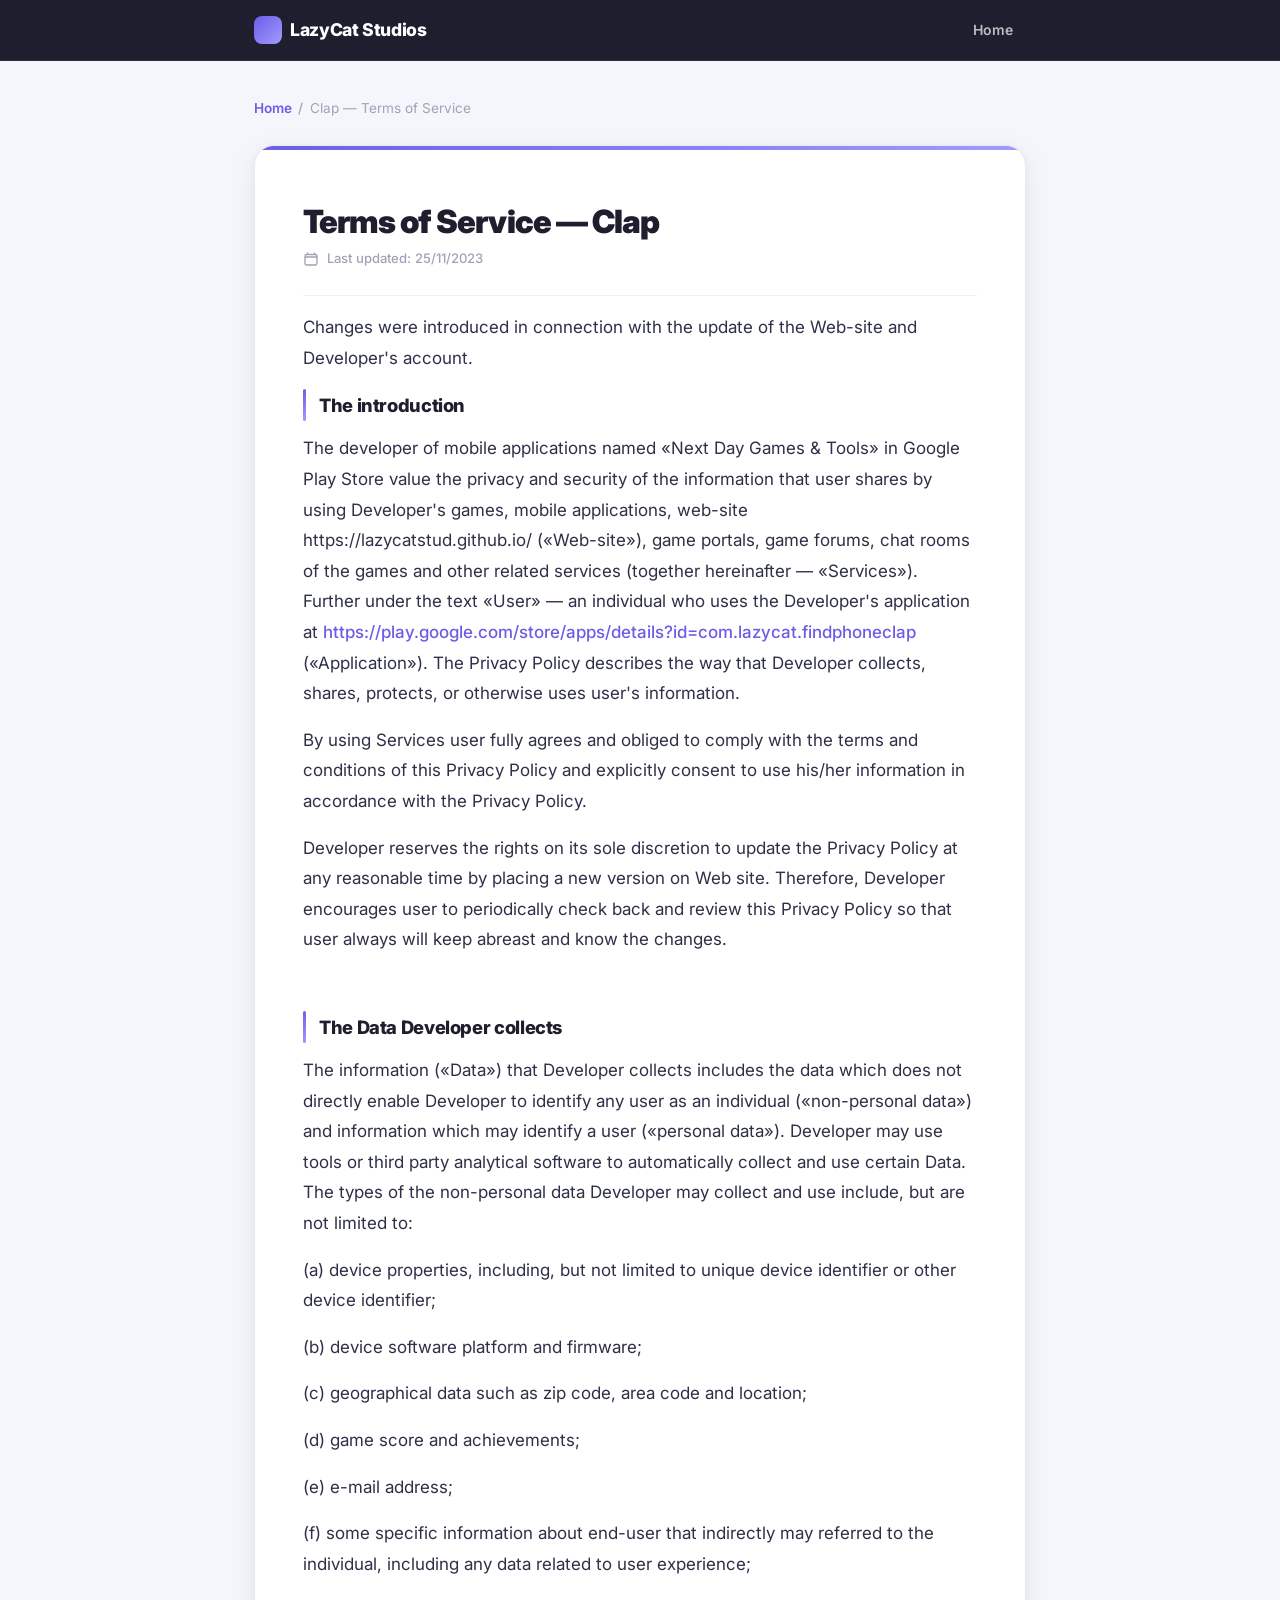
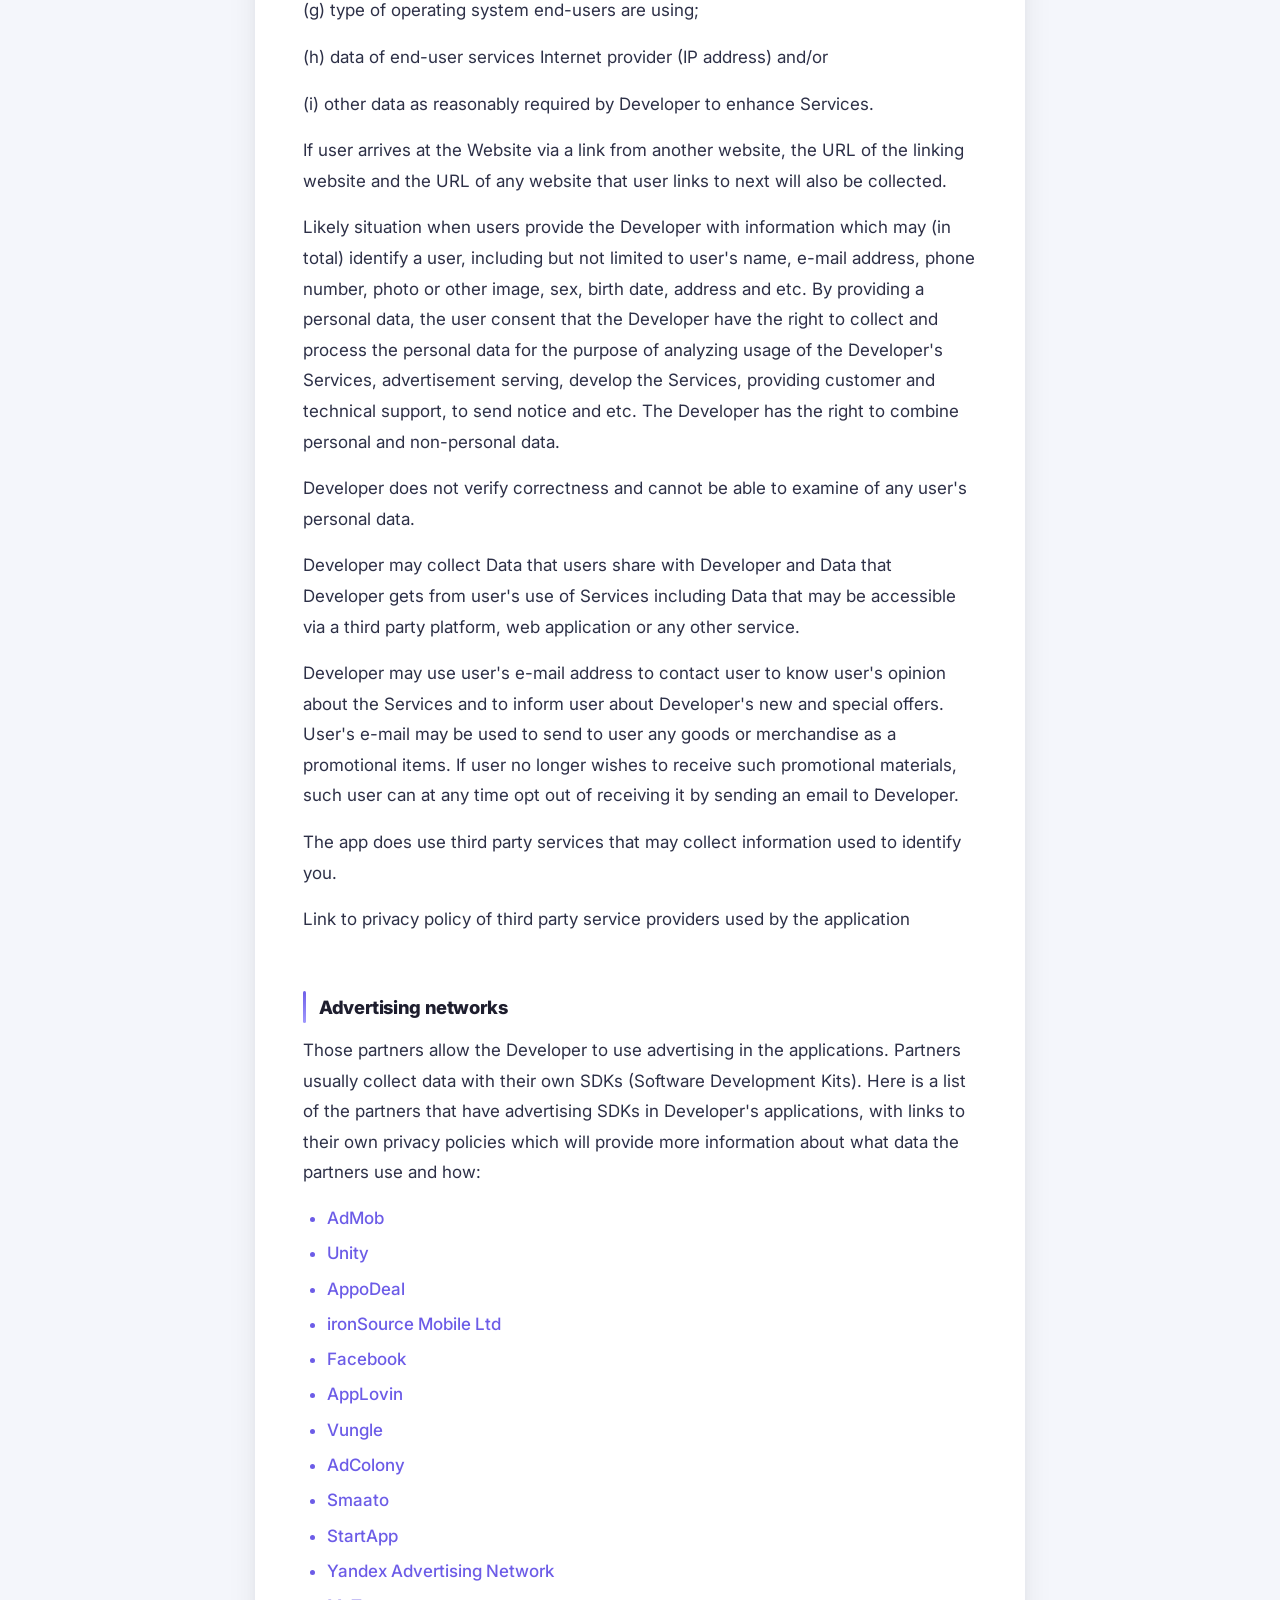
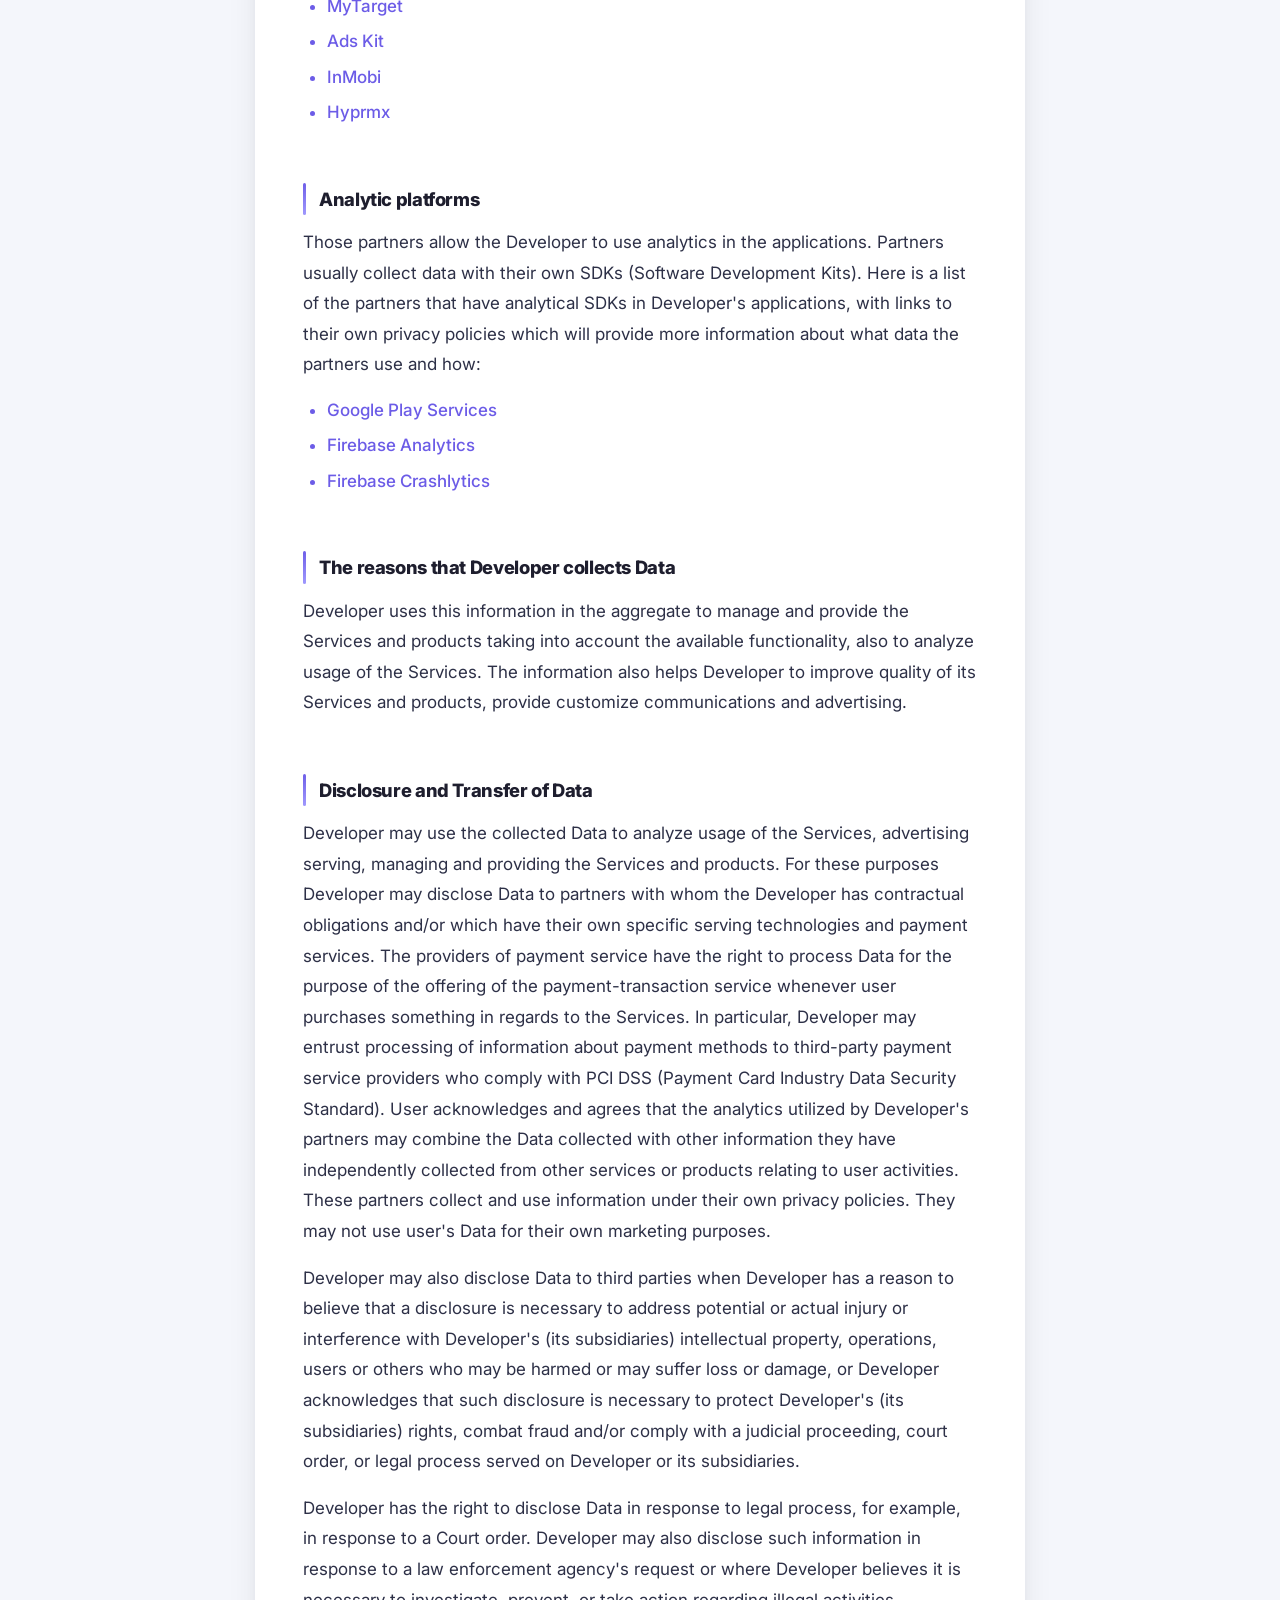
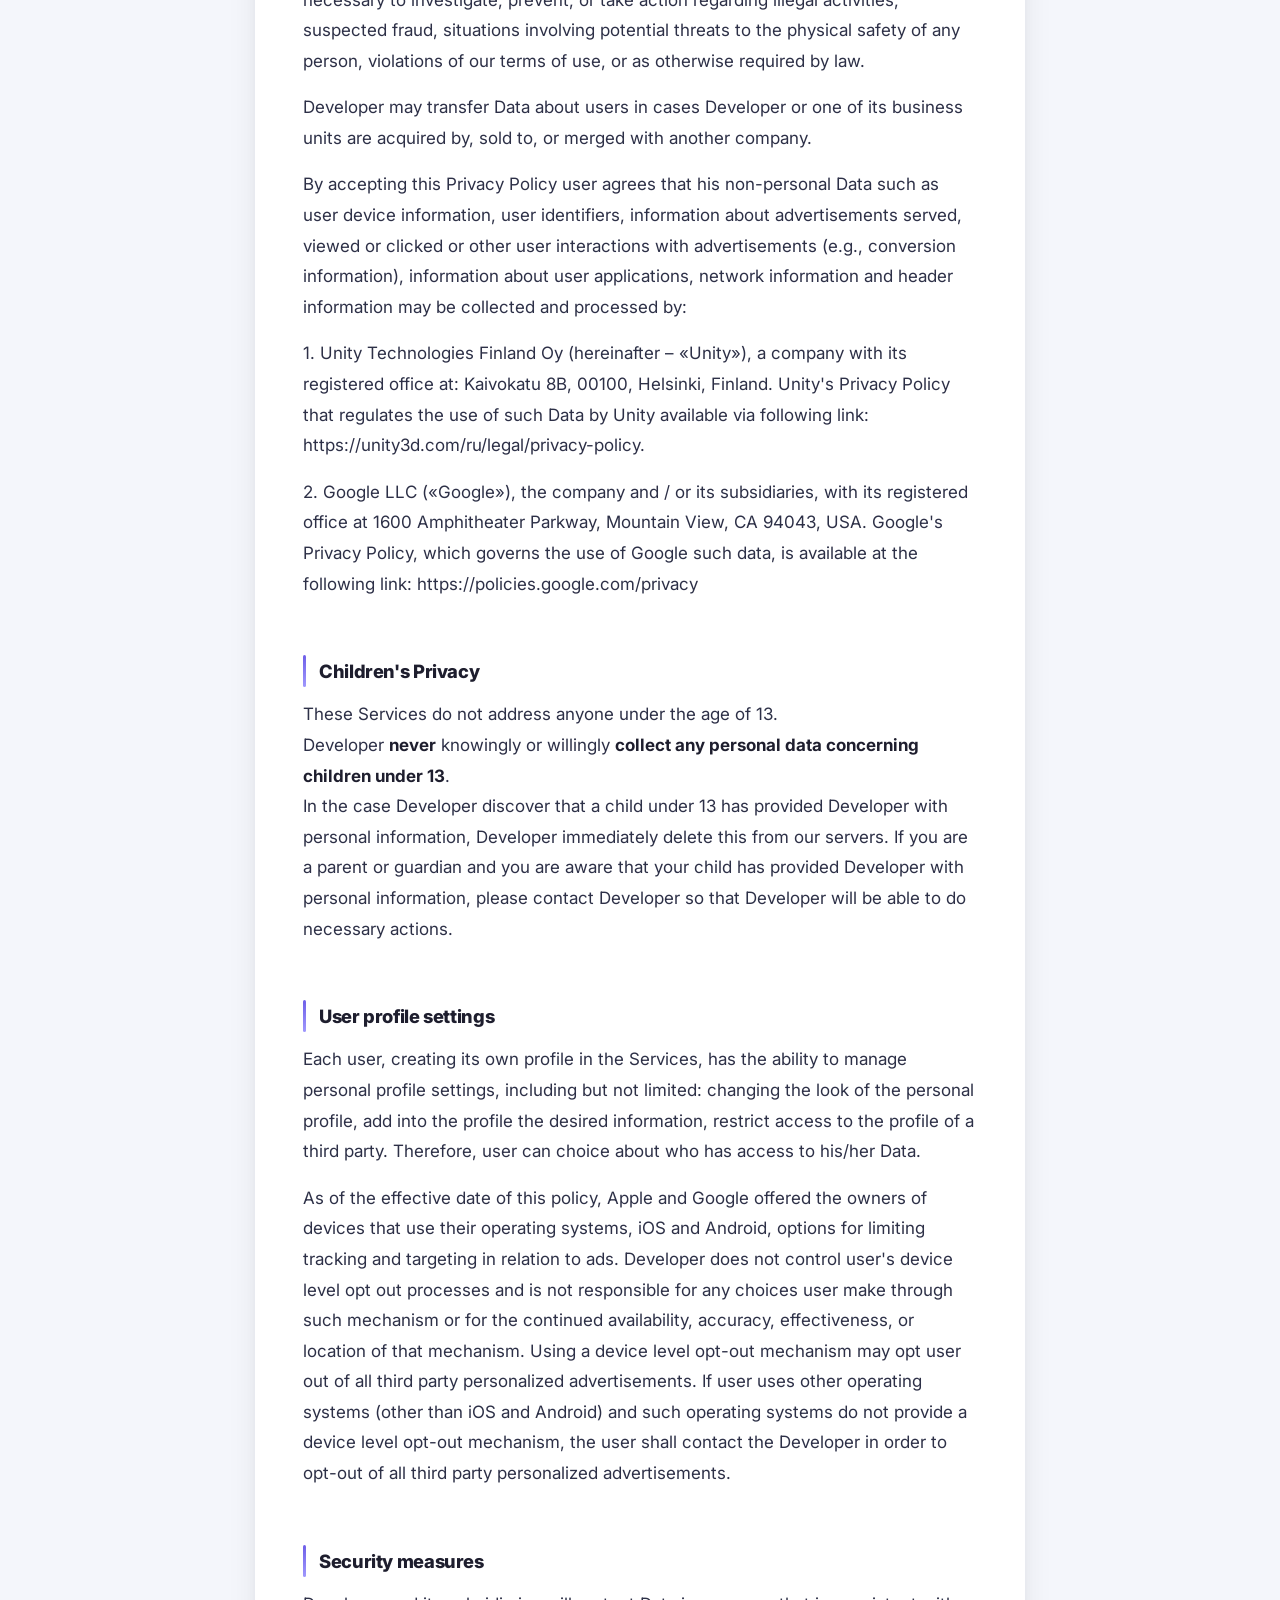
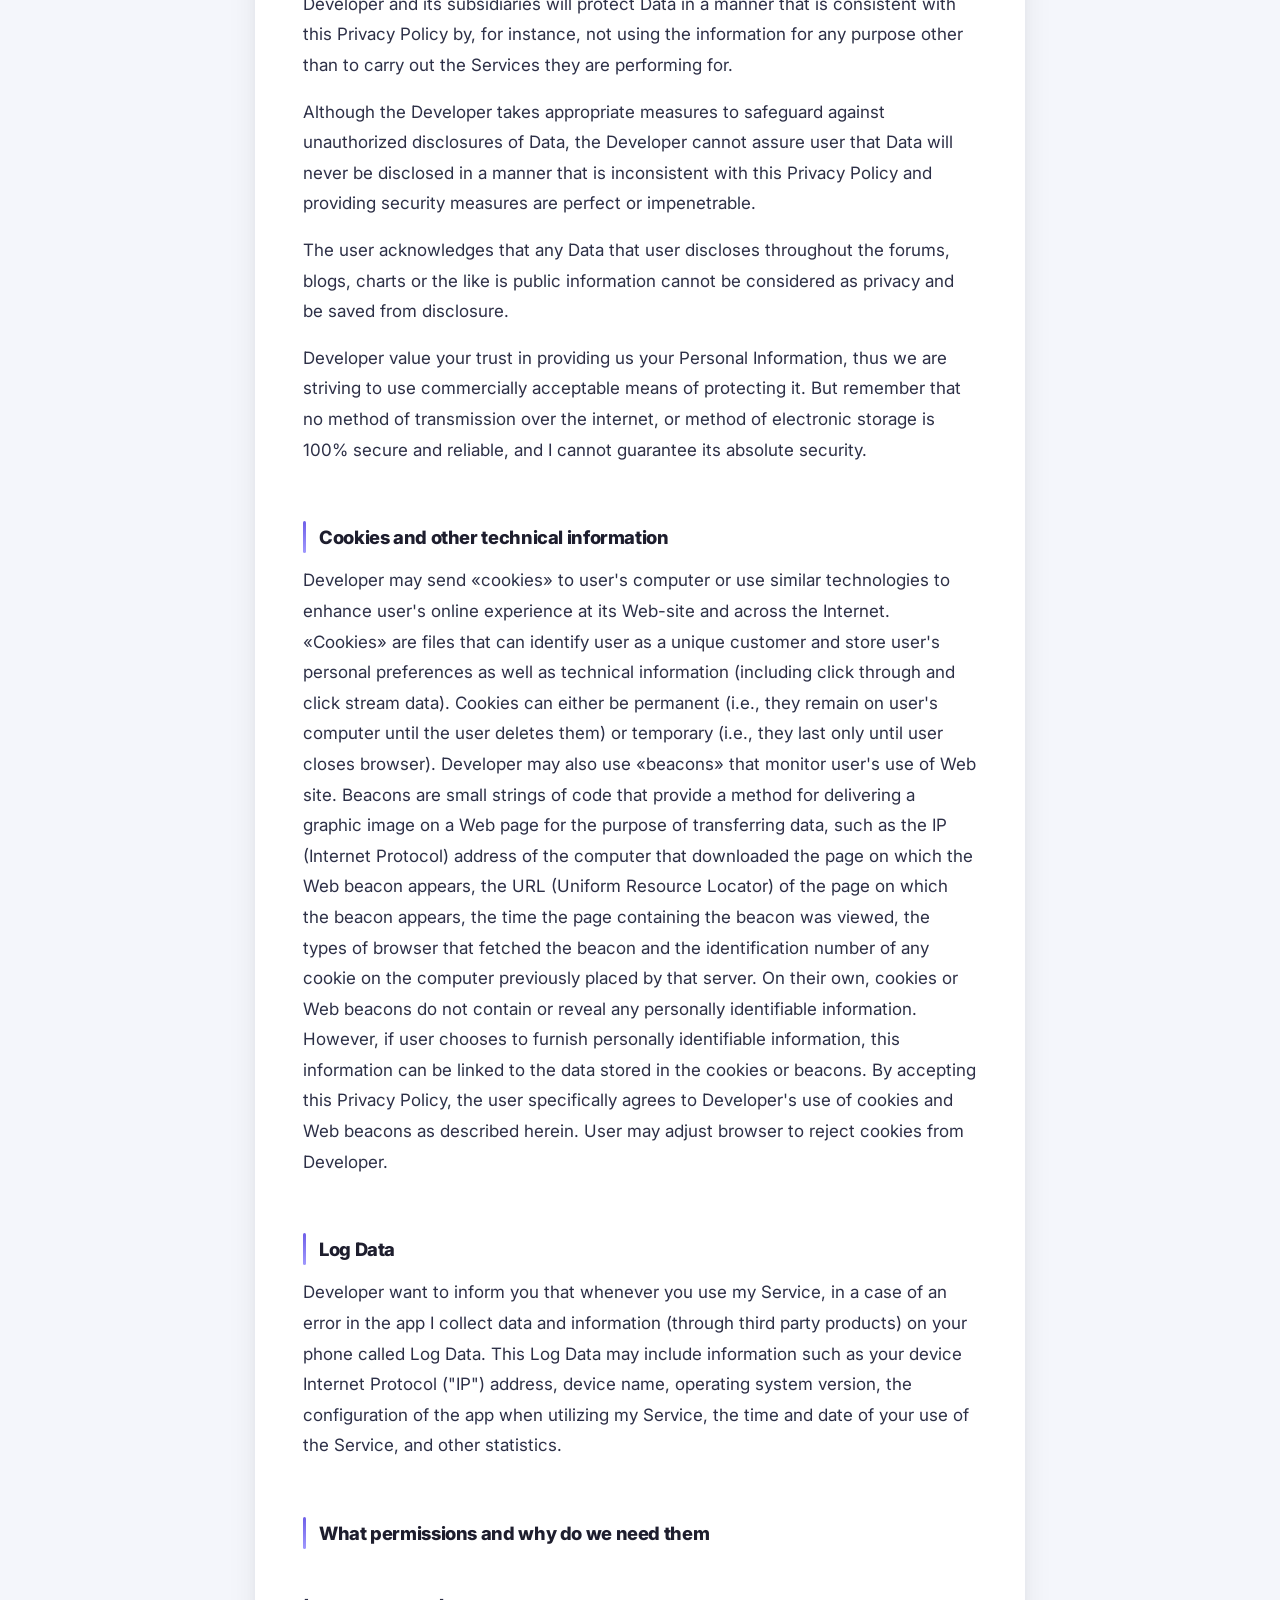
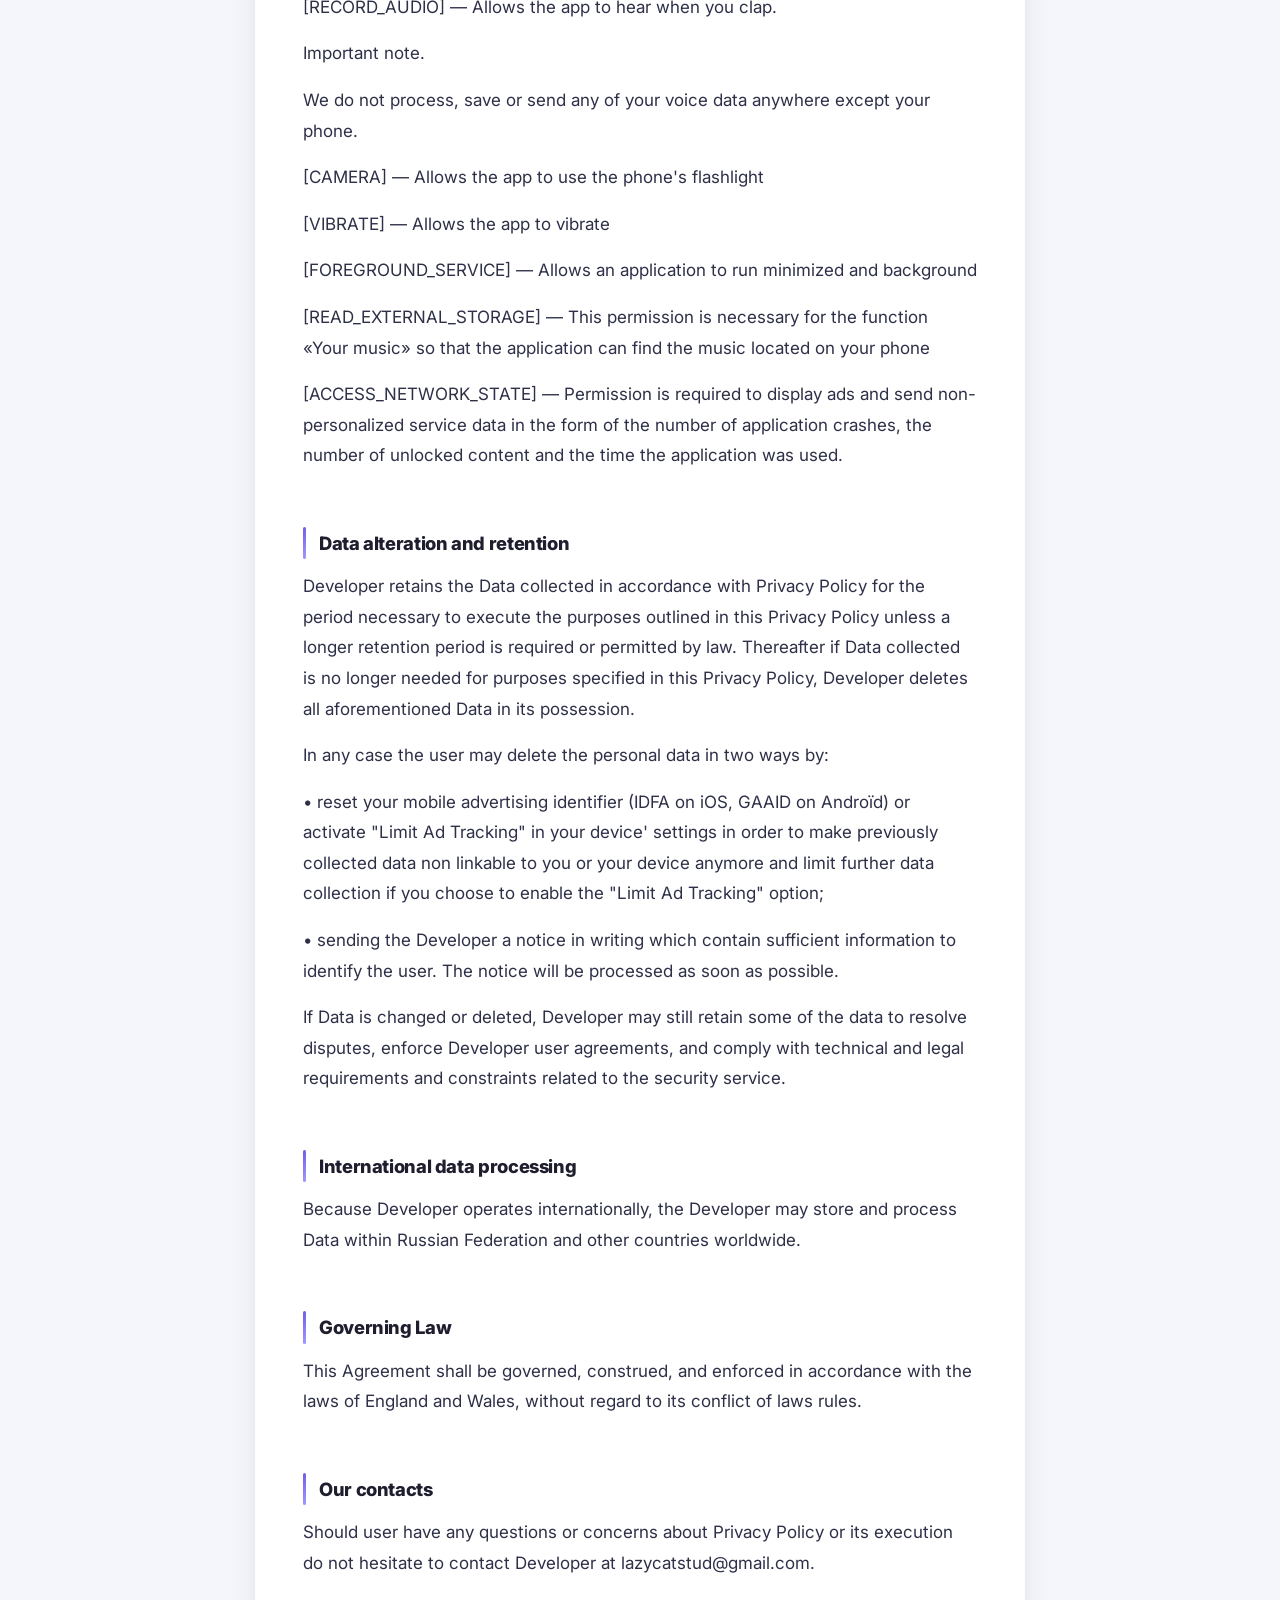
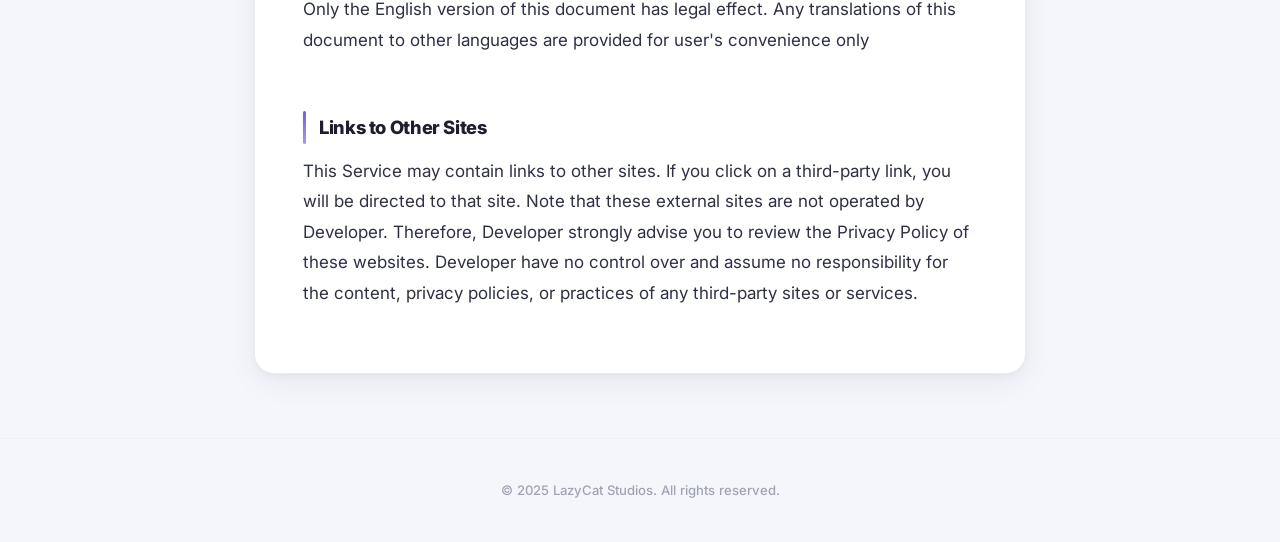
<file: clap/terms-of-service/index.html>
<!DOCTYPE html>
<html lang="en">
<head>
  <meta charset="UTF-8">
  <meta name="viewport" content="width=device-width, initial-scale=1.0">
  <meta name="theme-color" content="#1e1e2e">
  <title>Terms of Service — Clap | LazyCat Studios</title>
  <link rel="stylesheet" href="../../style.css">
</head>
<body>
  <header class="site-header">
    <div class="site-header__inner">
      <a href="/" class="site-header__brand">LazyCat Studios</a>
      <nav class="site-header__nav"><a href="/">Home</a></nav>
    </div>
  </header>
  <main class="page-wrapper">
    <nav class="breadcrumb">
      <a href="/">Home</a><span class="breadcrumb__sep">/</span>
      <span>Clap — Terms of Service</span>
    </nav>
    <article class="document">
      <h1 class="document__title">Terms of Service — Clap</h1>
      <p class="document__meta">Last updated: 25/11/2023</p>

<p>Changes were introduced in connection with the update of the Web-site and Developer's account.&nbsp;</p>

<h2>The introduction</h2>

<p>The developer of mobile applications named «Next Day Games &amp; Tools» in Google Play Store value the privacy and security of the information that user shares by using Developer's games, mobile applications, web-site https://lazycatstud.github.io/ («Web-site»), game portals, game forums, chat rooms of the games and other related services (together hereinafter — «Services»). Further under the text «User» — an individual who uses the Developer's application at&nbsp;<a rel="noreferrer noopener" aria-label="https://play.google.com/store/apps/details?id=com.lazycat.findphoneclap (откроется в новой вкладке)" href="https://play.google.com/store/apps/details?id=com.lazycat.findphoneclap" target="_blank">https://play.google.com/store/apps/details?id=com.lazycat.findphoneclap</a> («Application»). The Privacy Policy describes the way that Developer collects, shares, protects, or otherwise uses user's information.</p>

<p>By using Services user fully agrees and obliged to comply with the terms and conditions of this Privacy Policy and explicitly consent to use his/her information in accordance with the Privacy Policy.&nbsp;</p>

<p>Developer reserves the rights on its sole discretion to update the Privacy Policy at any reasonable time by placing a new version on Web site. Therefore, Developer encourages user to periodically check back and review this Privacy Policy so that user always will keep abreast and know the changes.&nbsp;</p>

<h2>The Data Developer collects</h2>

<p>The information («Data») that Developer collects includes the data which does not directly enable Developer to identify any user as an individual («non-personal data») and information which may identify a user («personal data»). Developer may use tools or third party analytical software to automatically collect and use certain Data. The types of the non-personal data Developer may collect and use include, but are not limited to:&nbsp;</p>

<p>(a) device properties, including, but not limited to unique device identifier or other device identifier;&nbsp;</p>

<p>(b) device software platform and firmware;&nbsp;</p>

<p>(c) geographical data such as zip code, area code and location;&nbsp;</p>

<p>(d) game score and achievements;&nbsp;</p>

<p>(e) e-mail address;&nbsp;</p>

<p>(f) some specific information about end-user that indirectly may referred to the individual, including any data related to user experience;&nbsp;</p>

<p>(g) type of operating system end-users are using;&nbsp;</p>

<p>(h) data of end-user services Internet provider (IP address) and/or&nbsp;</p>

<p>(i) other data as reasonably required by Developer to enhance Services.&nbsp;</p>

<p>If user arrives at the Website via a link from another website, the URL of the linking website and the URL of any website that user links to next will also be collected.&nbsp;</p>

<p>Likely situation when users provide the Developer with information which may (in total) identify a user, including but not limited to user's name, e-mail address, phone number, photo or other image, sex, birth date, address and etc. By providing a personal data, the user consent that the Developer have the right to collect and process the personal data for the purpose of analyzing usage of the Developer's Services, advertisement serving, develop the Services, providing customer and technical support, to send notice and etc. The Developer has the right to combine personal and non-personal data.&nbsp;</p>

<p>Developer does not verify correctness and cannot be able to examine of any user's personal data.&nbsp;</p>

<p>Developer may collect Data that users share with Developer and Data that Developer gets from user's use of Services including Data that may be accessible via a third party platform, web application or any other service.&nbsp;</p>

<p>Developer may use user's e-mail address to contact user to know user's opinion about the Services and to inform user about Developer's new and special offers. User's e-mail may be used to send to user any goods or merchandise as a promotional items. If user no longer wishes to receive such promotional materials, such user can at any time opt out of receiving it by sending an email to Developer.</p>

<p>The app does use third party services that may collect information used to identify you.</p>

<p>Link to privacy policy of third party service providers used by the application</p>

<h2>​Advertising networks</h2>

<p>Those partners allow the Developer to use advertising in the applications. Partners usually collect data with their own SDKs (Software Development Kits). Here is a list of the partners that have advertising SDKs in Developer's applications, with links to their own privacy policies which will provide more information about what data the partners use and how:</p>

<ul><li><a href="https://support.google.com/admob/answer/6128543?hl=en">AdMob</a></li><li><a href="https://unity3d.com/ru/legal/privacy-policy">Unity</a></li><li><a href="https://www.appodeal.com/home/privacy-policy/">AppoDeal</a></li><li><a rel="noreferrer noopener" href="https://developers.ironsrc.com/ironsource-mobile/air/ironsource-mobile-privacy-policy" data-type="URL" data-id="https://developers.ironsrc.com/ironsource-mobile/air/ironsource-mobile-privacy-policy" target="_blank">ironSource Mobile Ltd</a></li><li><a href="https://www.facebook.com/about/privacy">Facebook</a></li><li><a href="https://www.applovin.com/privacy">AppLovin</a></li><li><a href="https://vungle.com/privacy">Vungle</a></li><li><a href="https://www.adcolony.com/privacy-policy">AdColony</a></li><li><a href="https://www.smaato.com/privacy">Smaato</a></li><li><a href="https://www.startapp.com/privacy/">StartApp</a></li><li><a href="https://yandex.com/legal/confidential/">Yandex Advertising Network</a></li><li><a href="https://legal.my.com/us/mytarget/privacy">MyTarget</a></li><li><a href="https://consumer.huawei.com/ru/privacy/privacy-policy">Ads Kit</a></li><li><a href="https://www.inmobi.com/privacy-policy">InMobi</a></li><li><a href="https://www.hyprmx.com/pp">Hyprmx</a></li></ul>

<h2>Analytic platforms</h2>

<p>Those partners allow the Developer to use analytics in the applications. Partners usually collect data with their own SDKs (Software Development Kits). Here is a list of the partners that have analytical SDKs in Developer's applications, with links to their own privacy policies which will provide more information about what data the partners use and how:</p>

<ul id="block-68e3c02e-ff10-4dc8-b122-c8df6c490add"><li><a href="https://www.google.com/policies/privacy/">Google Play Services</a></li><li><a href="https://firebase.google.com/policies/analytics">Firebase Analytics</a></li><li><a href="https://firebase.google.com/terms/crashlytics">Firebase Crashlytics</a>&nbsp;</li></ul>

<h2>The reasons that Developer collects Data</h2>

<p>Developer uses this information in the aggregate to manage and provide the Services and products taking into account the available functionality, also to analyze usage of the Services. The information also helps Developer to improve quality of its Services and products, provide customize communications and advertising.</p>

<h2>Disclosure and Transfer of Data</h2>

<p>Developer may use the collected Data to analyze usage of the Services, advertising serving, managing and providing the Services and products. For these purposes Developer may disclose Data to partners with whom the Developer has contractual obligations and/or which have their own specific serving technologies and payment services. The providers of payment service have the right to process Data for the purpose of the offering of the payment-transaction service whenever user purchases something in regards to the Services. In particular, Developer may entrust processing of information about payment methods to third-party payment service providers who comply with PCI DSS (Payment Card Industry Data Security Standard). User acknowledges and agrees that the analytics utilized by Developer's partners may combine the Data collected with other information they have independently collected from other services or products relating to user activities. These partners collect and use information under their own privacy policies. They may not use user's Data for their own marketing purposes.&nbsp;</p>

<p>Developer may also disclose Data to third parties when Developer has a reason to believe that a disclosure is necessary to address potential or actual injury or interference with Developer's (its subsidiaries) intellectual property, operations, users or others who may be harmed or may suffer loss or damage, or Developer acknowledges that such disclosure is necessary to protect Developer's (its subsidiaries) rights, combat fraud and/or comply with a judicial proceeding, court order, or legal process served on Developer or its subsidiaries.&nbsp;</p>

<p>Developer has the right to disclose Data in response to legal process, for example, in response to a Court order. Developer may also disclose such information in response to a law enforcement agency's request or where Developer believes it is necessary to investigate, prevent, or take action regarding illegal activities, suspected fraud, situations involving potential threats to the physical safety of any person, violations of our terms of use, or as otherwise required by law.&nbsp;</p>

<p>Developer may transfer Data about users in cases Developer or one of its business units are acquired by, sold to, or merged with another company.&nbsp;</p>

<p>By accepting this Privacy Policy user agrees that his non-personal Data such as user device information, user identifiers, information about advertisements served, viewed or clicked or other user interactions with advertisements (e.g., conversion information), information about user applications, network information and header information may be collected and processed by:&nbsp;</p>

<p>1. Unity Technologies Finland Oy (hereinafter – «Unity»), a company with its registered office at: Kaivokatu 8B, 00100, Helsinki, Finland. Unity's Privacy Policy that regulates the use of such Data by Unity available via following link: https://unity3d.com/ru/legal/privacy-policy.&nbsp;</p>

<p>2. Google LLC («Google»), the company and / or its subsidiaries, with its registered office at 1600 Amphitheater Parkway, Mountain View, CA 94043, USA. Google's Privacy Policy, which governs the use of Google such data, is available at the following link: https://policies.google.com/privacy&nbsp;</p>

<h2>Children's Privacy</h2>

<p>These Services do not address anyone under the age of 13. <br>Developer <strong>never</strong> knowingly or willingly <strong>collect any personal data concerning children under&nbsp;13</strong>. <br>In the case Developer discover that a child under 13 has provided Developer with personal information, Developer immediately delete this from our servers. If you are a parent or guardian and you are aware that your child has provided Developer with personal information, please contact Developer so that Developer will be able to do necessary actions.</p>

<h2>User profile settings</h2>

<p>Each user, creating its own profile in the Services, has the ability to manage personal profile settings, including but not limited: changing the look of the personal profile, add into the profile the desired information, restrict access to the profile of a third party. Therefore, user can choice about who has access to his/her Data.&nbsp;</p>

<p>As of the effective date of this policy, Apple and Google offered the owners of devices that use their operating systems, iOS and Android, options for limiting tracking and targeting in relation to ads. Developer does not control user's device level opt out processes and is not responsible for any choices user make through such mechanism or for the continued availability, accuracy, effectiveness, or location of that mechanism. Using a device level opt-out mechanism may opt user out of all third party personalized advertisements. If user uses other operating systems (other than iOS and Android) and such operating systems do not provide a device level opt-out mechanism, the user shall contact the Developer in order to opt-out of all third party personalized advertisements.&nbsp;</p>

<h2>Security measures</h2>

<p>Developer and its subsidiaries will protect Data in a manner that is consistent with this Privacy Policy by, for instance, not using the information for any purpose other than to carry out the Services they are performing for.&nbsp;</p>

<p>Although the Developer takes appropriate measures to safeguard against unauthorized disclosures of Data, the Developer cannot assure user that Data will never be disclosed in a manner that is inconsistent with this Privacy Policy and providing security measures are perfect or impenetrable.&nbsp;</p>

<p>The user acknowledges that any Data that user discloses throughout the forums, blogs, charts or the like is public information cannot be considered as privacy and be saved from disclosure.</p>

<p>Developer value your trust in providing us your Personal Information, thus we are striving to use commercially acceptable means of protecting it. But remember that no method of transmission over the internet, or method of electronic storage is 100% secure and reliable, and I cannot guarantee its absolute security.</p>

<h2>Cookies and other technical information</h2>

<p>Developer may send «cookies» to user's computer or use similar technologies to enhance user's online experience at its Web-site and across the Internet. «Cookies» are files that can identify user as a unique customer and store user's personal preferences as well as technical information (including click through and click stream data). Cookies can either be permanent (i.e., they remain on user's computer until the user deletes them) or temporary (i.e., they last only until user closes browser). Developer may also use «beacons» that monitor user's use of Web site. Beacons are small strings of code that provide a method for delivering a graphic image on a Web page for the purpose of transferring data, such as the IP (Internet Protocol) address of the computer that downloaded the page on which the Web beacon appears, the URL (Uniform Resource Locator) of the page on which the beacon appears, the time the page containing the beacon was viewed, the types of browser that fetched the beacon and the identification number of any cookie on the computer previously placed by that server. On their own, cookies or Web beacons do not contain or reveal any personally identifiable information. However, if user chooses to furnish personally identifiable information, this information can be linked to the data stored in the cookies or beacons. By accepting this Privacy Policy, the user specifically agrees to Developer's use of cookies and Web beacons as described herein. User may adjust browser to reject cookies from Developer.&nbsp;</p>

<h2>Log Data</h2>

<p>Developer want to inform you that whenever you use my Service, in a case of an error in the app I collect data and information (through third party products) on your phone called Log Data. This Log Data may include information such as your device Internet Protocol ("IP") address, device name, operating system version, the configuration of the app when utilizing my Service, the time and date of your use of the Service, and other statistics.</p>

<h2>What permissions and why do we need them</h2>

<p><br>[RECORD_AUDIO] — Allows the app to hear when you clap.</p>

<p>Important note.</p>

<p>We do not process, save or send any of your voice data anywhere except your phone.</p>

<p>[CAMERA] — Allows the app to use the phone's flashlight</p>

<p>[VIBRATE] — Allows the app to vibrate</p>

<p>[FOREGROUND_SERVICE] — Allows an application to run minimized and background</p>

<p>[READ_EXTERNAL_STORAGE] — This permission is necessary for the function «Your music» so that the application can find the music located on your phone</p>

<p>[ACCESS_NETWORK_STATE] — Permission is required to display ads and send non-personalized service data in the form of the number of application crashes, the number of unlocked content and the time the application was used.</p>

<h2>Data alteration and retention</h2>

<p>Developer retains the Data collected in accordance with Privacy Policy for the period necessary to execute the purposes outlined in this Privacy Policy unless a longer retention period is required or permitted by law. Thereafter if Data collected is no longer needed for purposes specified in this Privacy Policy, Developer deletes all aforementioned Data in its possession.&nbsp;</p>

<p>In any case the user may delete the personal data in two ways by:&nbsp;</p>

<p>• reset your mobile advertising identifier (IDFA on iOS, GAAID on Androïd) or activate "Limit Ad Tracking" in your device' settings in order to make previously collected data non linkable to you or your device anymore and limit further data collection if you choose to enable the "Limit Ad Tracking" option;&nbsp;</p>

<p>• sending the Developer a notice in writing which contain sufficient information to identify the user. The notice will be processed as soon as possible.&nbsp;</p>

<p>If Data is changed or deleted, Developer may still retain some of the data to resolve disputes, enforce Developer user agreements, and comply with technical and legal requirements and constraints related to the security service.&nbsp;</p>

<h2>International data processing</h2>

<p>Because Developer operates internationally, the Developer may store and process Data within Russian Federation and other countries worldwide.</p>

<h2>Governing Law</h2>

<p>This Agreement shall be governed, construed, and enforced in accordance with the laws of England and Wales, without regard to its conflict of laws rules.</p>

<h2>Our contacts</h2>

<p>Should user have any questions or concerns about Privacy Policy or its execution do not hesitate to contact Developer at lazycatstud@gmail.com.&nbsp;</p>

<p>Only the English version of this document has legal effect. Any translations of this document to other languages are provided for user's convenience only</p>

<h2>Links to Other Sites</h2>

<p>This Service may contain links to other sites. If you click on a third-party link, you will be directed to that site. Note that these external sites are not operated by Developer. Therefore, Developer strongly advise you to review the Privacy Policy of these websites. Developer have no control over and assume no responsibility for the content, privacy policies, or practices of any third-party sites or services.</p>

    </article>
  </main>
  <footer class="site-footer">&copy; 2025 LazyCat Studios. All rights reserved.</footer>
</body>
</html>
</file>
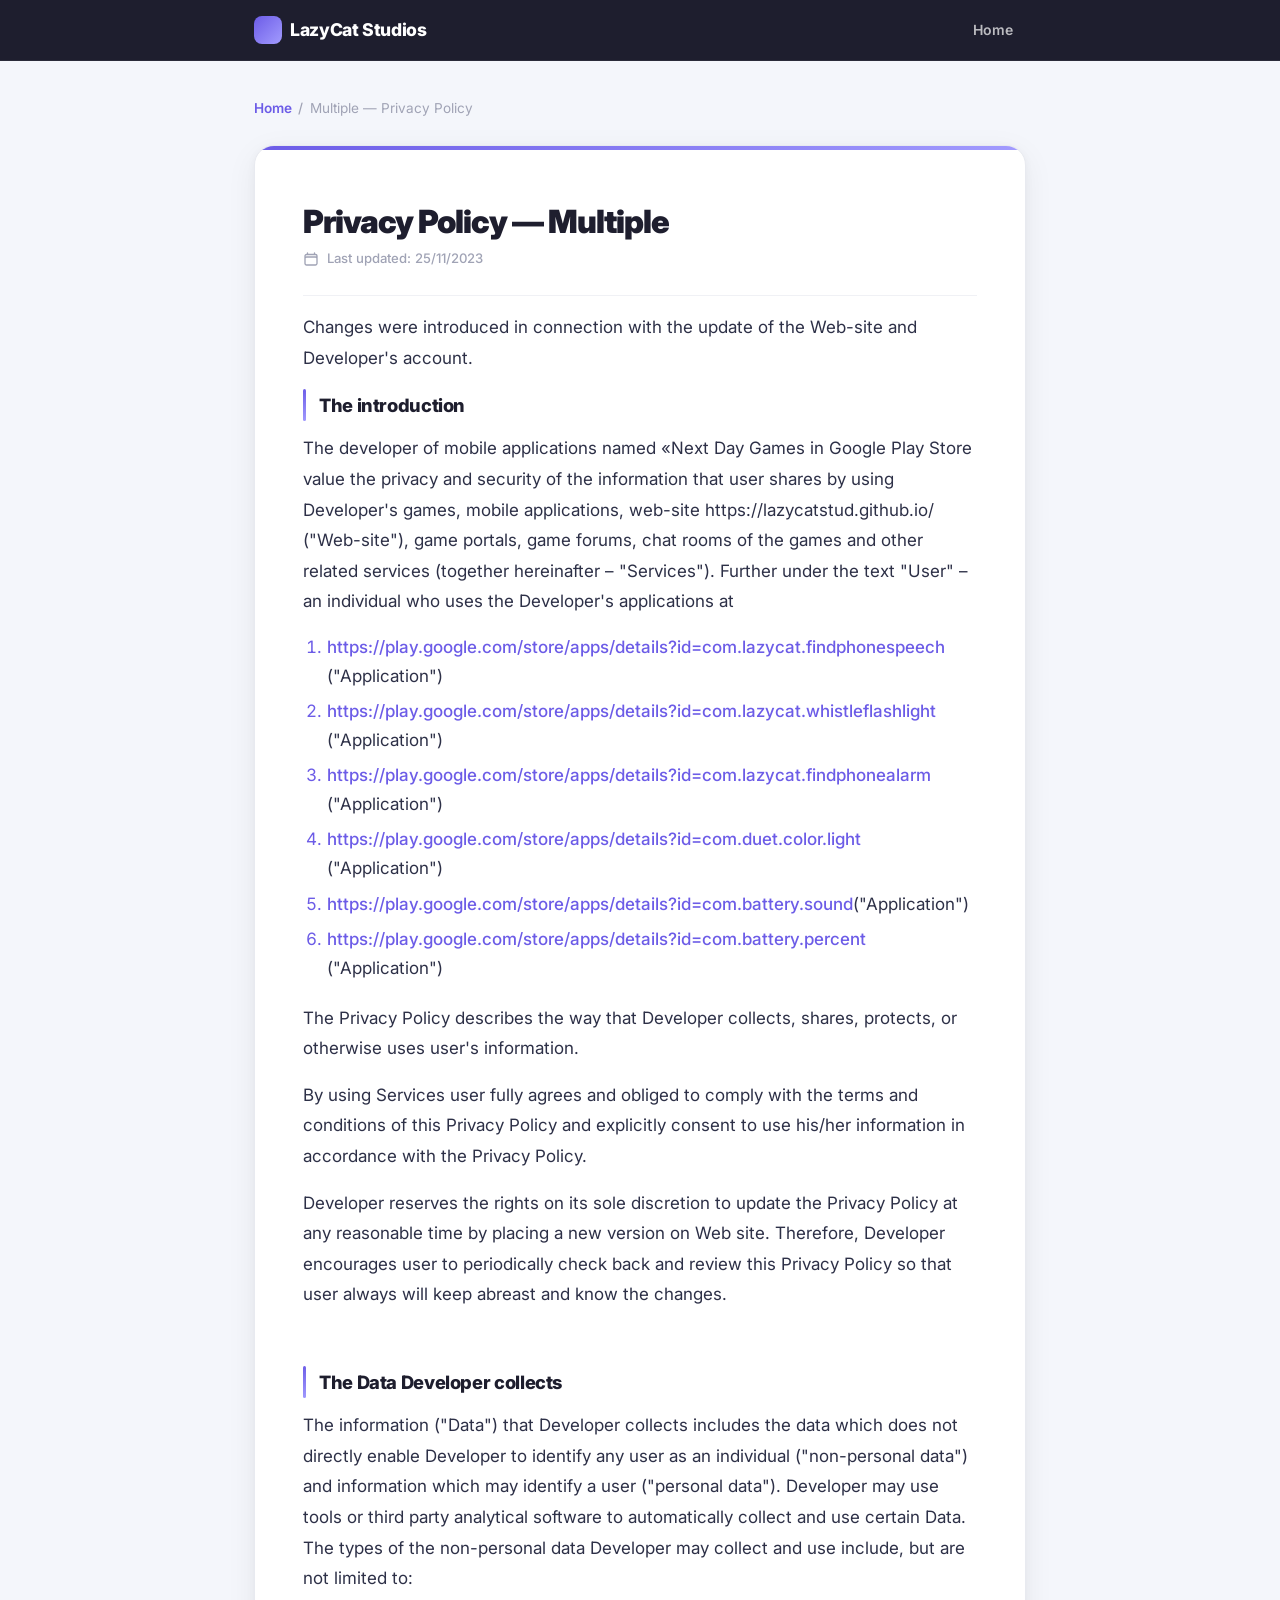
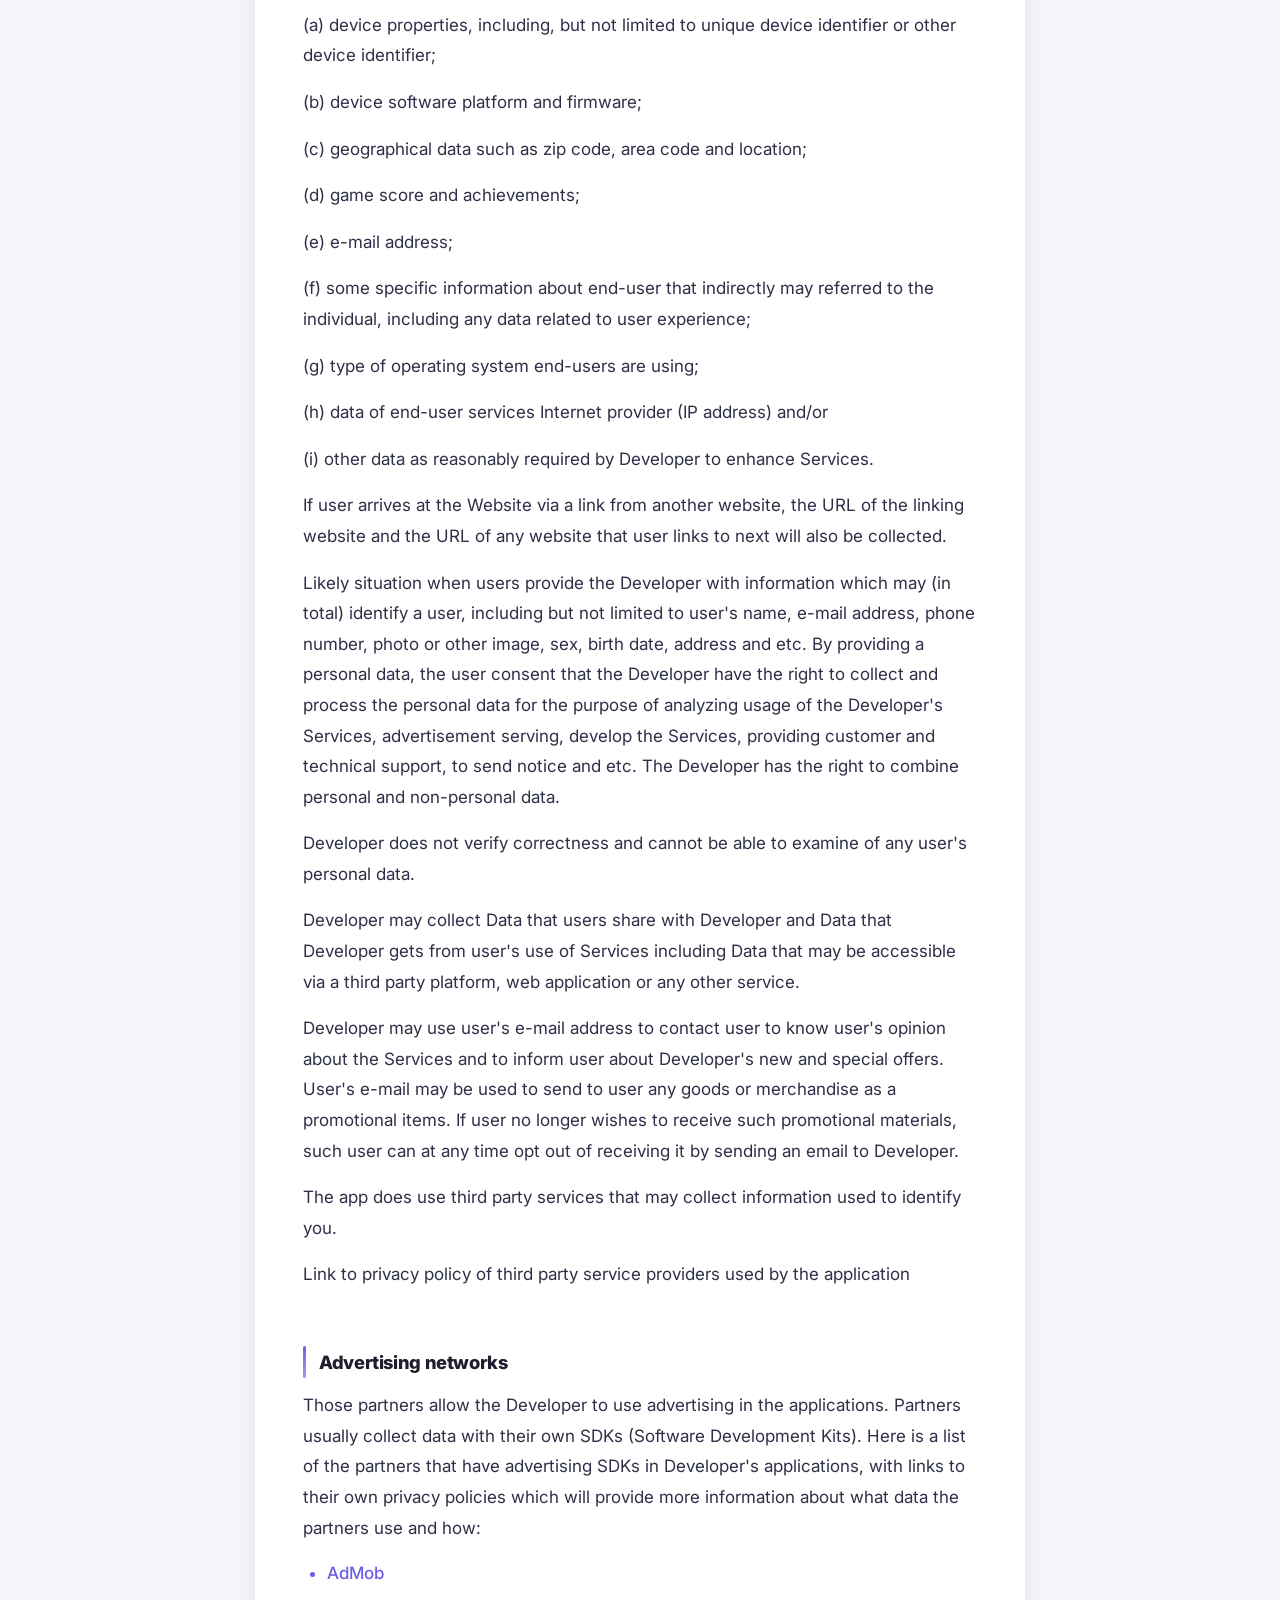
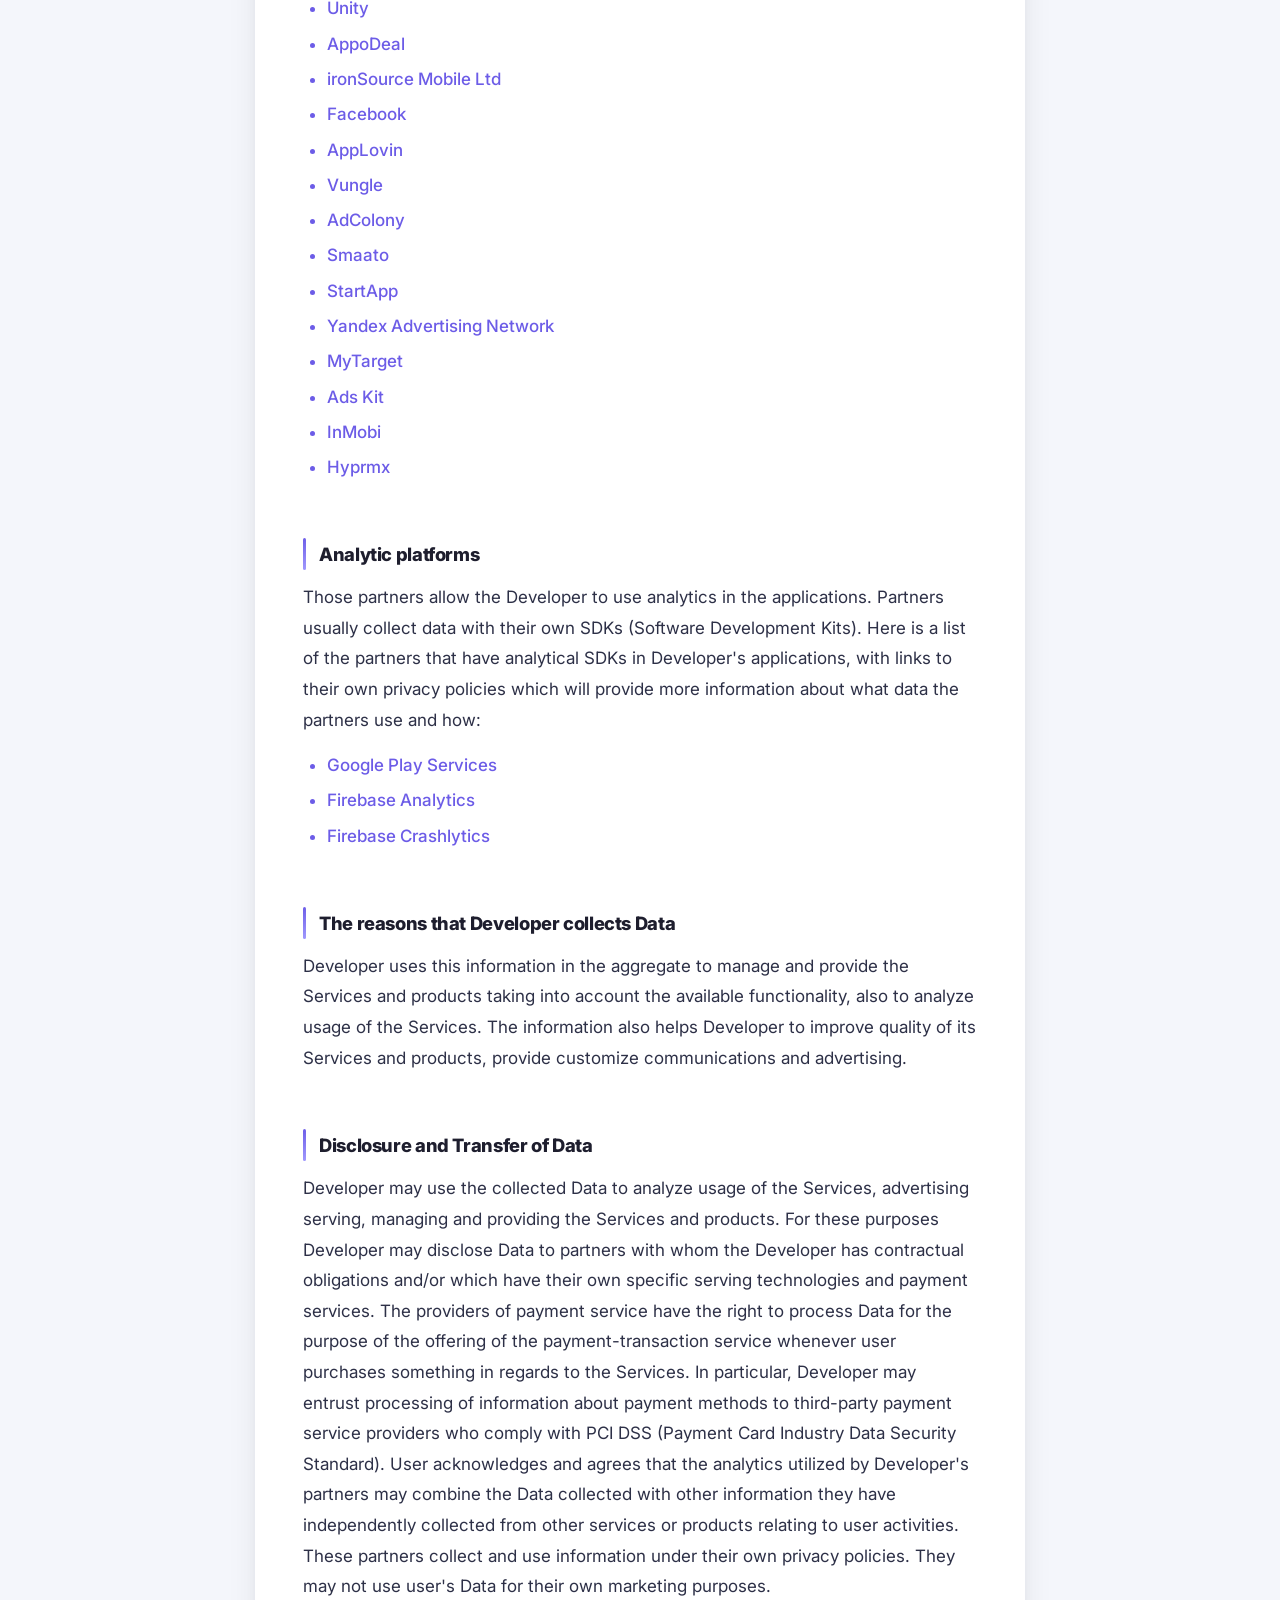
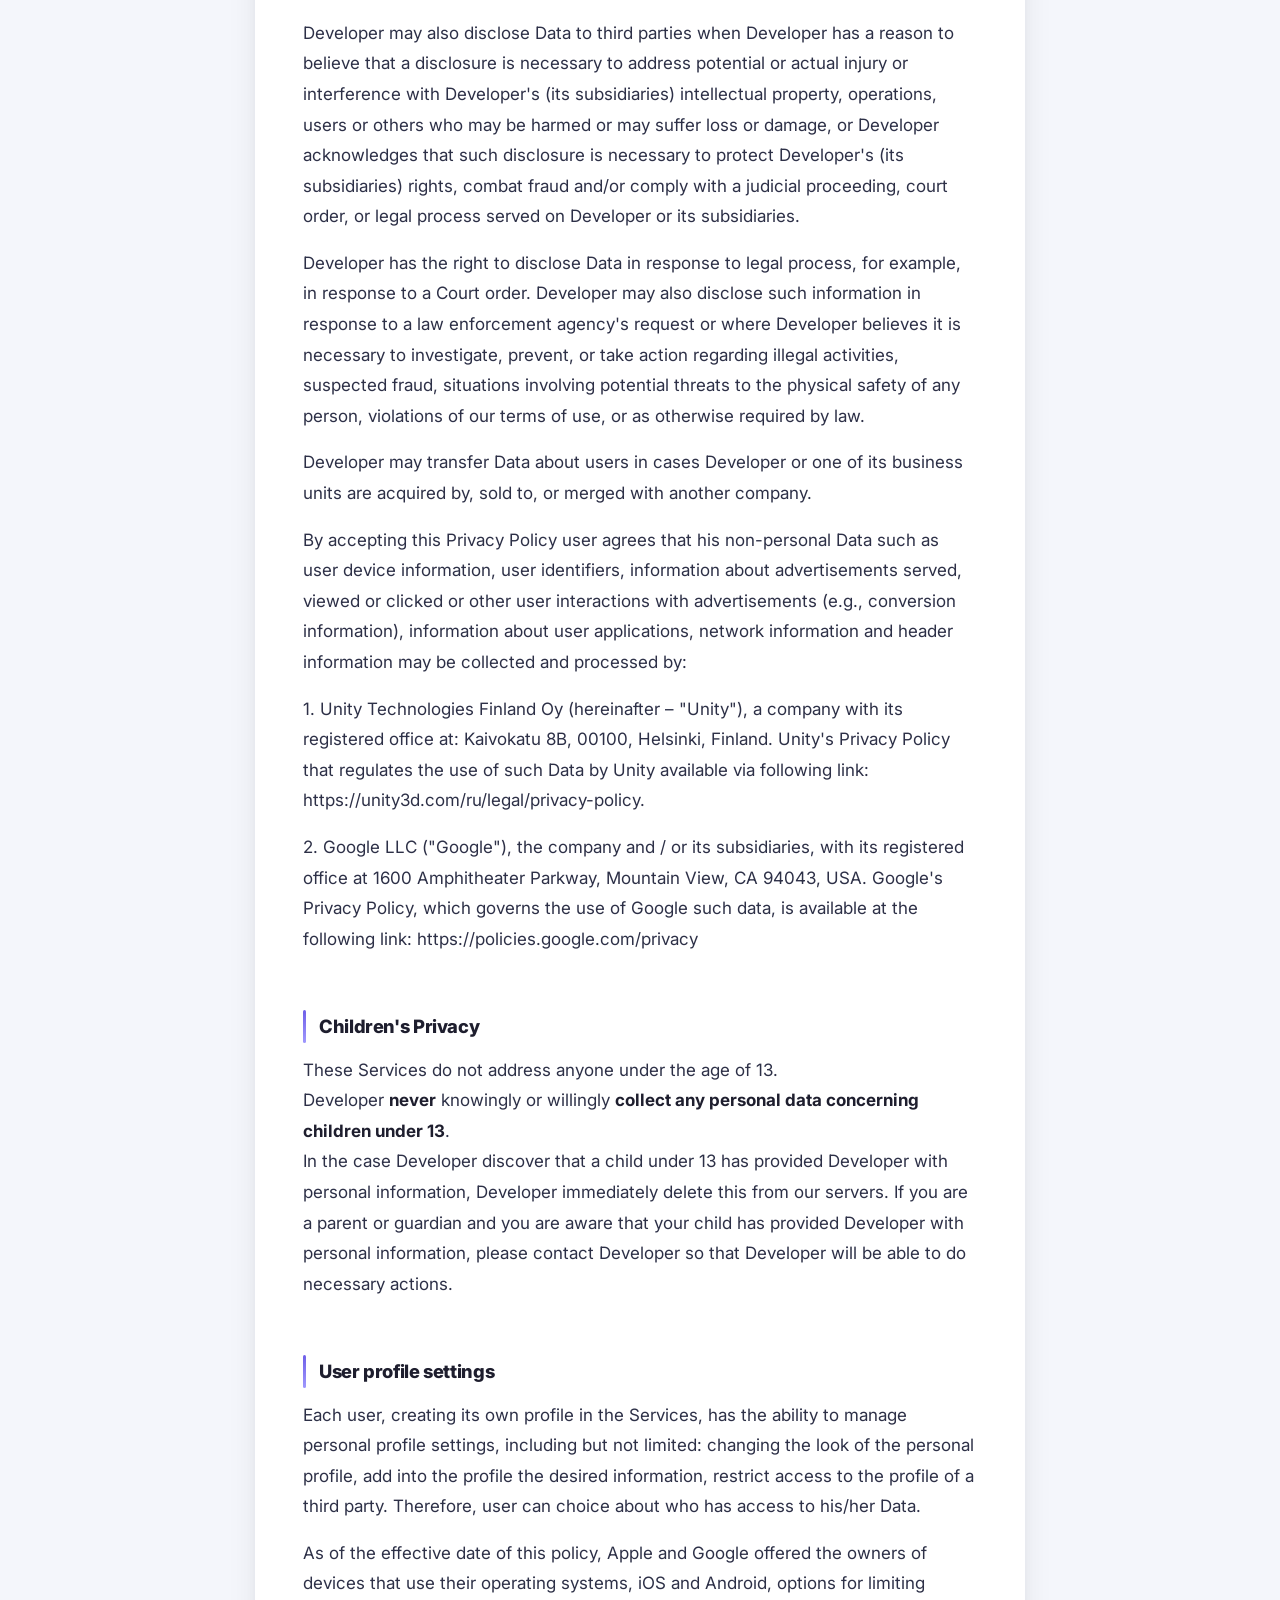
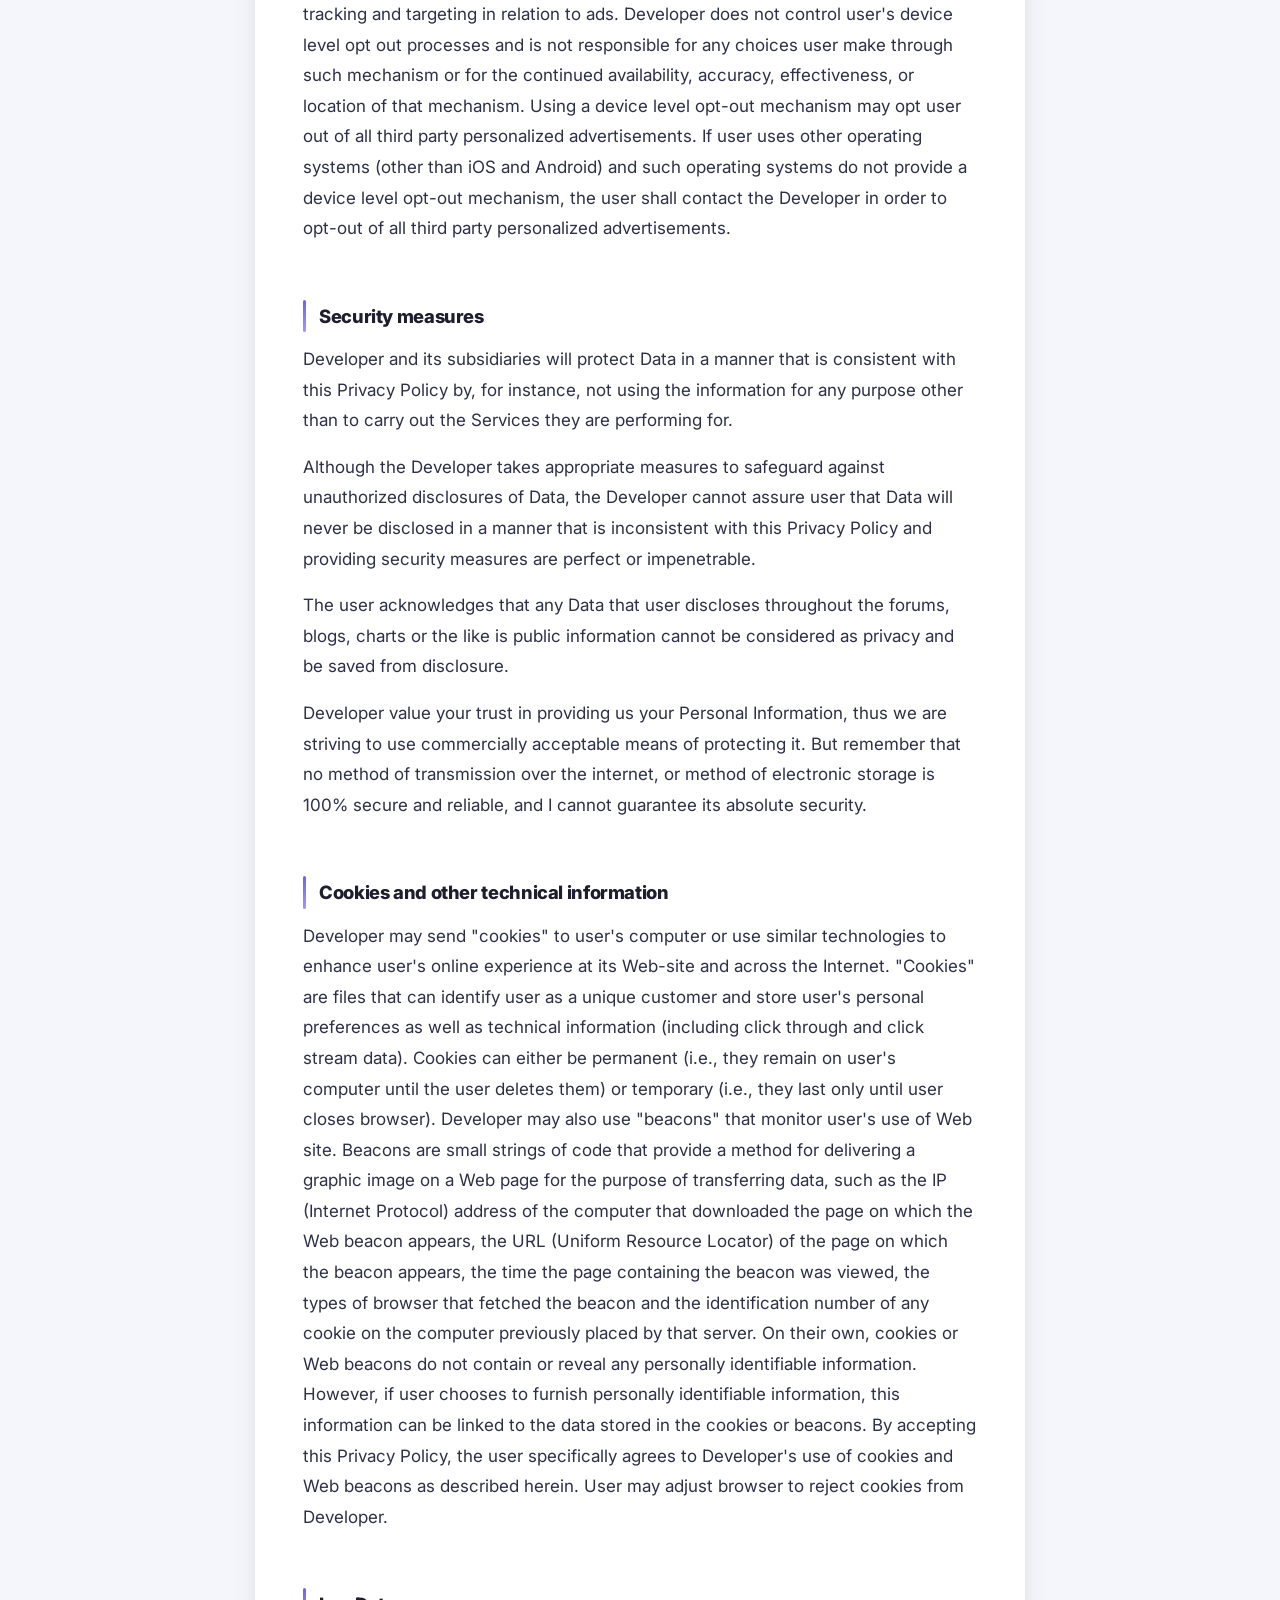
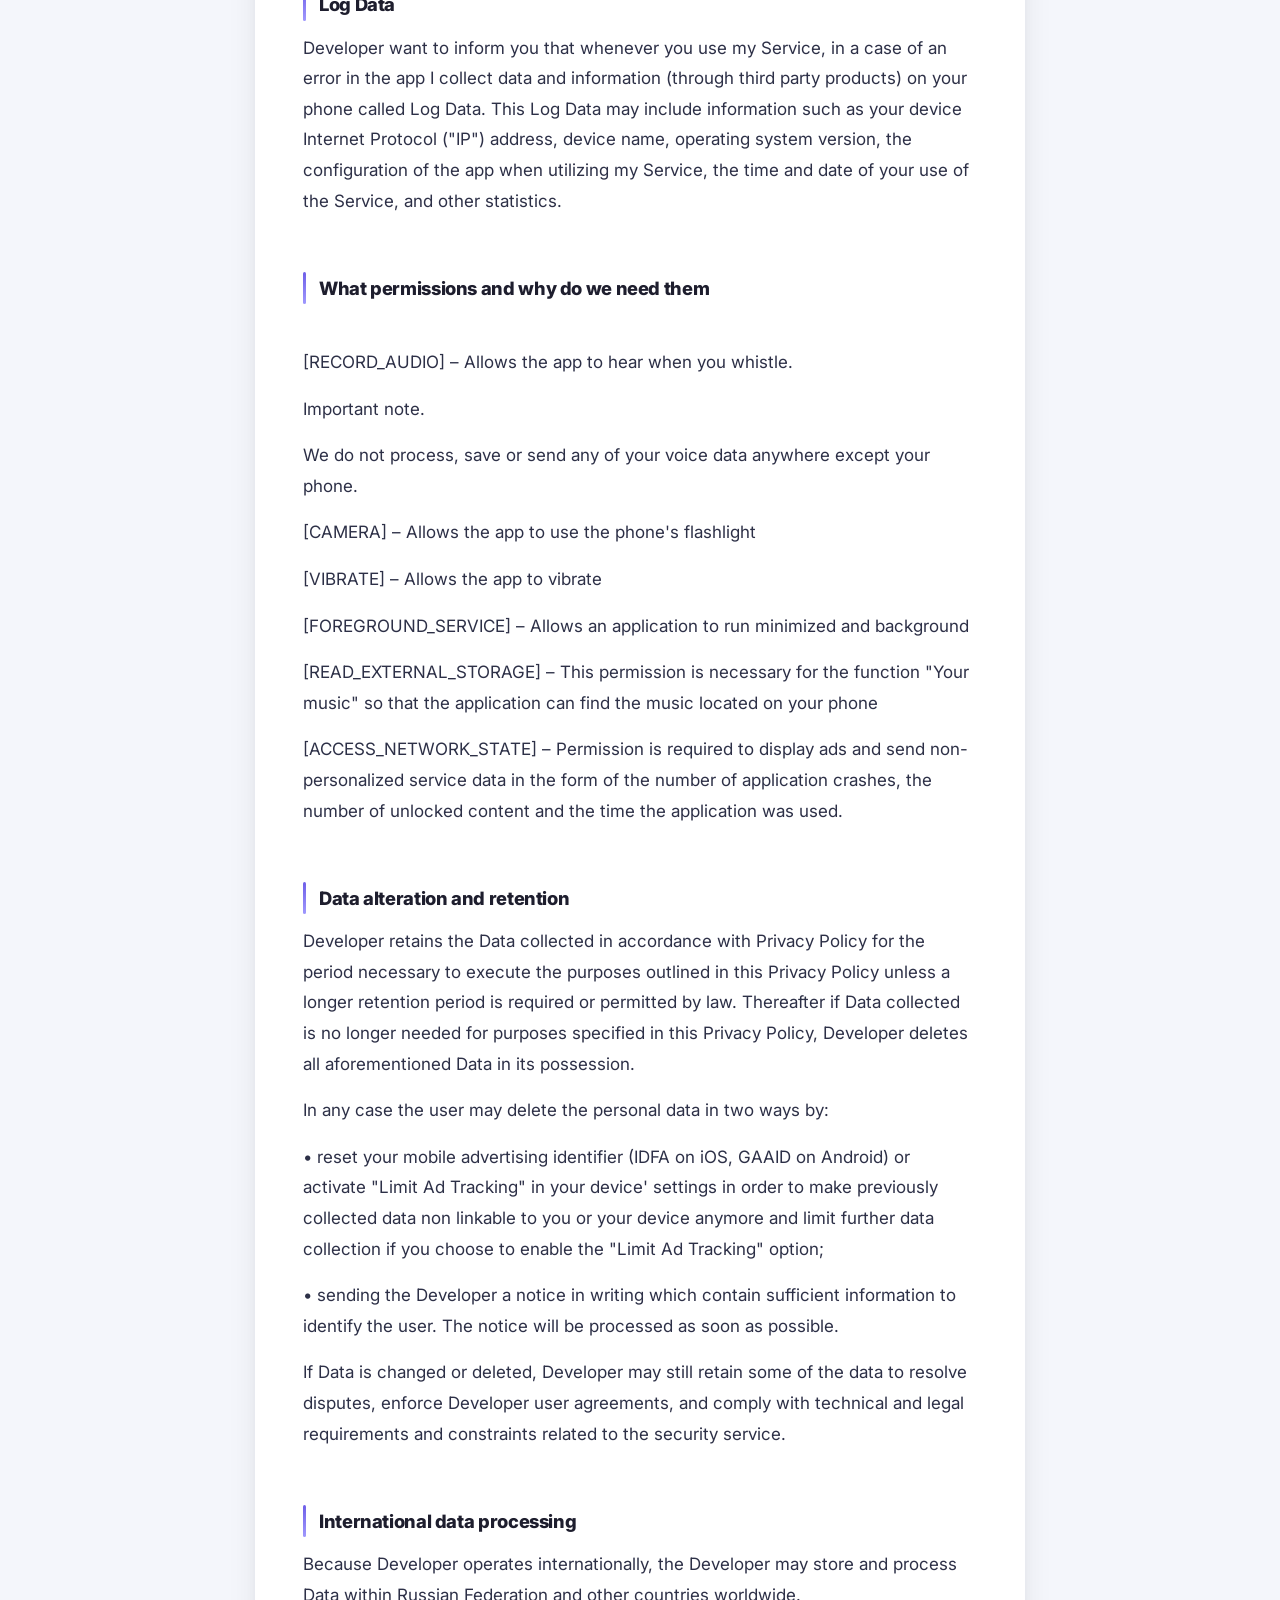
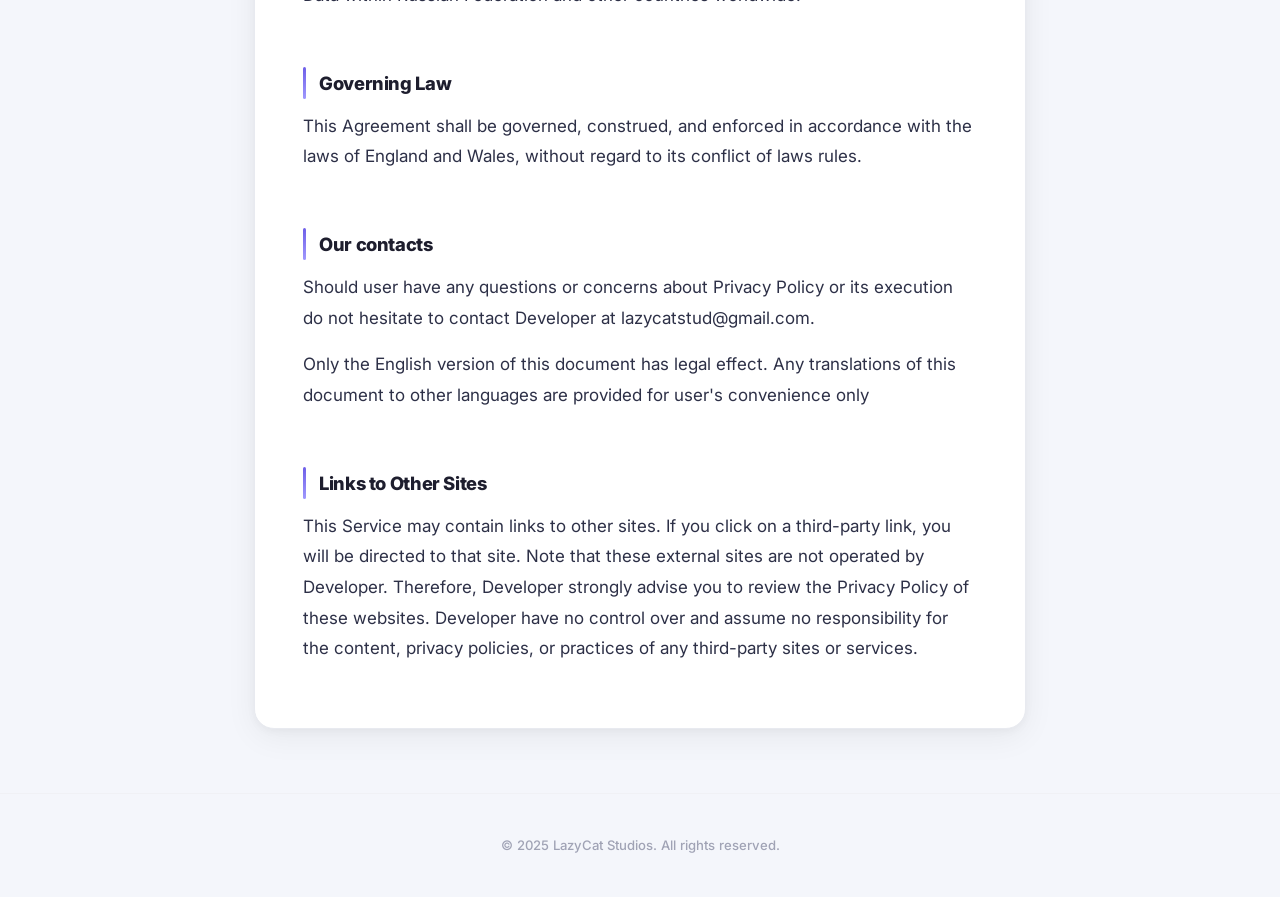
<file: multiple/privacy-policy/index.html>
<!DOCTYPE html>
<html lang="en">
<head>
  <meta charset="UTF-8">
  <meta name="viewport" content="width=device-width, initial-scale=1.0">
  <meta name="theme-color" content="#1e1e2e">
  <title>Privacy Policy — Multiple | LazyCat Studios</title>
  <link rel="stylesheet" href="../../style.css">
</head>
<body>
  <header class="site-header">
    <div class="site-header__inner">
      <a href="/" class="site-header__brand">LazyCat Studios</a>
      <nav class="site-header__nav"><a href="/">Home</a></nav>
    </div>
  </header>
  <main class="page-wrapper">
    <nav class="breadcrumb">
      <a href="/">Home</a><span class="breadcrumb__sep">/</span>
      <span>Multiple — Privacy Policy</span>
    </nav>
    <article class="document">
      <h1 class="document__title">Privacy Policy — Multiple</h1>
      <p class="document__meta">Last updated: 25/11/2023</p>

<p>Changes were introduced in connection with the update of the Web-site and Developer's account.&nbsp;</p>

<h2>The introduction</h2>

<p>The developer of mobile applications named «Next Day Games  in Google Play Store value the privacy and security of the information that user shares by using Developer's games, mobile applications, web-site https://lazycatstud.github.io/ ("Web-site"), game portals, game forums, chat rooms of the games and other related services (together hereinafter – "Services"). Further under the text "User" – an individual who uses the Developer's applications at&nbsp;</p>

<ol><li><a rel="noreferrer noopener" href="https://play.google.com/store/apps/details?id=com.lazycat.findphonespeech" target="_blank">https://play.google.com/store/apps/details?id=com.lazycat.findphonespeech</a> ("Application")</li><li><a rel="noreferrer noopener" href="https://play.google.com/store/apps/details?id=com.lazycat.whistleflashlight" target="_blank">https://play.google.com/store/apps/details?id=com.lazycat.whistleflashlight</a> ("Application")</li><li><a rel="noreferrer noopener" href="https://play.google.com/store/apps/details?id=com.lazycat.findphonealarm" target="_blank">https://play.google.com/store/apps/details?id=com.lazycat.findphonealarm</a> ("Application")</li><li><a rel="noreferrer noopener" href="https://play.google.com/store/apps/details?id=com.duet.color.light" target="_blank">https://play.google.com/store/apps/details?id=com.duet.color.light </a>("Application")</li><li><a rel="noreferrer noopener" href="https://play.google.com/store/apps/details?id=com.battery.sound" target="_blank">https://play.google.com/store/apps/details?id=com.battery.sound</a>("Application")</li><li><a href="https://play.google.com/store/apps/details?id=com.battery.percent" target="_blank" rel="noreferrer noopener">https://play.google.com/store/apps/details?id=com.battery.percent</a>("Application")</li></ol>

<p>The Privacy Policy describes the way that Developer collects, shares, protects, or otherwise uses user's information.</p>

<p>By using Services user fully agrees and obliged to comply with the terms and conditions of this Privacy Policy and explicitly consent to use his/her information in accordance with the Privacy Policy.&nbsp;</p>

<p>Developer reserves the rights on its sole discretion to update the Privacy Policy at any reasonable time by placing a new version on Web site. Therefore, Developer encourages user to periodically check back and review this Privacy Policy so that user always will keep abreast and know the changes.&nbsp;</p>

<h2>The Data Developer collects</h2>

<p>The information ("Data") that Developer collects includes the data which does not directly enable Developer to identify any user as an individual ("non-personal data") and information which may identify a user ("personal data"). Developer may use tools or third party analytical software to automatically collect and use certain Data. The types of the non-personal data Developer may collect and use include, but are not limited to:&nbsp;</p>

<p>(a) device properties, including, but not limited to unique device identifier or other device identifier;&nbsp;</p>

<p>(b) device software platform and firmware;&nbsp;</p>

<p>(c) geographical data such as zip code, area code and location;&nbsp;</p>

<p>(d) game score and achievements;&nbsp;</p>

<p>(e) e-mail address;&nbsp;</p>

<p>(f) some specific information about end-user that indirectly may referred to the individual, including any data related to user experience;&nbsp;</p>

<p>(g) type of operating system end-users are using;&nbsp;</p>

<p>(h) data of end-user services Internet provider (IP address) and/or&nbsp;</p>

<p>(i) other data as reasonably required by Developer to enhance Services.&nbsp;</p>

<p>If user arrives at the Website via a link from another website, the URL of the linking website and the URL of any website that user links to next will also be collected.&nbsp;</p>

<p>Likely situation when users provide the Developer with information which may (in total) identify a user, including but not limited to user's name, e-mail address, phone number, photo or other image, sex, birth date, address and etc. By providing a personal data, the user consent that the Developer have the right to collect and process the personal data for the purpose of analyzing usage of the Developer's Services, advertisement serving, develop the Services, providing customer and technical support, to send notice and etc. The Developer has the right to combine personal and non-personal data.&nbsp;</p>

<p>Developer does not verify correctness and cannot be able to examine of any user's personal data.&nbsp;</p>

<p>Developer may collect Data that users share with Developer and Data that Developer gets from user's use of Services including Data that may be accessible via a third party platform, web application or any other service.&nbsp;</p>

<p>Developer may use user's e-mail address to contact user to know user's opinion about the Services and to inform user about Developer's new and special offers. User's e-mail may be used to send to user any goods or merchandise as a promotional items. If user no longer wishes to receive such promotional materials, such user can at any time opt out of receiving it by sending an email to Developer.</p>

<p>The app does use third party services that may collect information used to identify you.</p>

<p>Link to privacy policy of third party service providers used by the application</p>

<h2>​Advertising networks</h2>

<p>Those partners allow the Developer to use advertising in the applications. Partners usually collect data with their own SDKs (Software Development Kits). Here is a list of the partners that have advertising SDKs in Developer's applications, with links to their own privacy policies which will provide more information about what data the partners use and how:</p>

<ul><li><a href="https://support.google.com/admob/answer/6128543?hl=en">AdMob</a></li><li><a href="https://unity3d.com/ru/legal/privacy-policy">Unity</a></li><li><a href="https://www.appodeal.com/home/privacy-policy/">AppoDeal</a></li><li><a rel="noreferrer noopener" href="https://developers.ironsrc.com/ironsource-mobile/air/ironsource-mobile-privacy-policy" data-type="URL" data-id="https://developers.ironsrc.com/ironsource-mobile/air/ironsource-mobile-privacy-policy" target="_blank">ironSource Mobile Ltd</a></li><li><a href="https://www.facebook.com/about/privacy">Facebook</a></li><li><a href="https://www.applovin.com/privacy">AppLovin</a></li><li><a href="https://vungle.com/privacy">Vungle</a></li><li><a href="https://www.adcolony.com/privacy-policy">AdColony</a></li><li><a href="https://www.smaato.com/privacy">Smaato</a></li><li><a href="https://www.startapp.com/privacy/">StartApp</a></li><li><a href="https://yandex.com/legal/confidential/">Yandex Advertising Network</a></li><li><a href="https://legal.my.com/us/mytarget/privacy">MyTarget</a></li><li><a href="https://consumer.huawei.com/ru/privacy/privacy-policy">Ads Kit</a></li><li><a href="https://www.inmobi.com/privacy-policy">InMobi</a></li><li><a href="https://www.hyprmx.com/pp">Hyprmx</a></li></ul>

<h2>Analytic platforms</h2>

<p>Those partners allow the Developer to use analytics in the applications. Partners usually collect data with their own SDKs (Software Development Kits). Here is a list of the partners that have analytical SDKs in Developer's applications, with links to their own privacy policies which will provide more information about what data the partners use and how:</p>

<ul id="block-68e3c02e-ff10-4dc8-b122-c8df6c490add"><li><a href="https://www.google.com/policies/privacy/">Google Play Services</a></li><li><a href="https://firebase.google.com/policies/analytics">Firebase Analytics</a></li><li><a href="https://firebase.google.com/terms/crashlytics">Firebase Crashlytics</a>&nbsp;</li></ul>

<h2>The reasons that Developer collects Data</h2>

<p>Developer uses this information in the aggregate to manage and provide the Services and products taking into account the available functionality, also to analyze usage of the Services. The information also helps Developer to improve quality of its Services and products, provide customize communications and advertising.</p>

<h2>Disclosure and Transfer of Data</h2>

<p>Developer may use the collected Data to analyze usage of the Services, advertising serving, managing and providing the Services and products. For these purposes Developer may disclose Data to partners with whom the Developer has contractual obligations and/or which have their own specific serving technologies and payment services. The providers of payment service have the right to process Data for the purpose of the offering of the payment-transaction service whenever user purchases something in regards to the Services. In particular, Developer may entrust processing of information about payment methods to third-party payment service providers who comply with PCI DSS (Payment Card Industry Data Security Standard). User acknowledges and agrees that the analytics utilized by Developer's partners may combine the Data collected with other information they have independently collected from other services or products relating to user activities. These partners collect and use information under their own privacy policies. They may not use user's Data for their own marketing purposes.&nbsp;</p>

<p>Developer may also disclose Data to third parties when Developer has a reason to believe that a disclosure is necessary to address potential or actual injury or interference with Developer's (its subsidiaries) intellectual property, operations, users or others who may be harmed or may suffer loss or damage, or Developer acknowledges that such disclosure is necessary to protect Developer's (its subsidiaries) rights, combat fraud and/or comply with a judicial proceeding, court order, or legal process served on Developer or its subsidiaries.&nbsp;</p>

<p>Developer has the right to disclose Data in response to legal process, for example, in response to a Court order. Developer may also disclose such information in response to a law enforcement agency's request or where Developer believes it is necessary to investigate, prevent, or take action regarding illegal activities, suspected fraud, situations involving potential threats to the physical safety of any person, violations of our terms of use, or as otherwise required by law.&nbsp;</p>

<p>Developer may transfer Data about users in cases Developer or one of its business units are acquired by, sold to, or merged with another company.&nbsp;</p>

<p>By accepting this Privacy Policy user agrees that his non-personal Data such as user device information, user identifiers, information about advertisements served, viewed or clicked or other user interactions with advertisements (e.g., conversion information), information about user applications, network information and header information may be collected and processed by:&nbsp;</p>

<p>1. Unity Technologies Finland Oy (hereinafter – "Unity"), a company with its registered office at: Kaivokatu 8B, 00100, Helsinki, Finland. Unity's Privacy Policy that regulates the use of such Data by Unity available via following link: https://unity3d.com/ru/legal/privacy-policy.&nbsp;</p>

<p>2. Google LLC ("Google"), the company and / or its subsidiaries, with its registered office at 1600 Amphitheater Parkway, Mountain View, CA 94043, USA. Google's Privacy Policy, which governs the use of Google such data, is available at the following link: https://policies.google.com/privacy&nbsp;</p>

<h2>Children's Privacy</h2>

<p>These Services do not address anyone under the age of 13. <br>Developer <strong>never</strong> knowingly or willingly <strong>collect any personal data concerning children under&nbsp;13</strong>. <br>In the case Developer discover that a child under 13 has provided Developer with personal information, Developer immediately delete this from our servers. If you are a parent or guardian and you are aware that your child has provided Developer with personal information, please contact Developer so that Developer will be able to do necessary actions.</p>

<h2>User profile settings</h2>

<p>Each user, creating its own profile in the Services, has the ability to manage personal profile settings, including but not limited: changing the look of the personal profile, add into the profile the desired information, restrict access to the profile of a third party. Therefore, user can choice about who has access to his/her Data.&nbsp;</p>

<p>As of the effective date of this policy, Apple and Google offered the owners of devices that use their operating systems, iOS and Android, options for limiting tracking and targeting in relation to ads. Developer does not control user's device level opt out processes and is not responsible for any choices user make through such mechanism or for the continued availability, accuracy, effectiveness, or location of that mechanism. Using a device level opt-out mechanism may opt user out of all third party personalized advertisements. If user uses other operating systems (other than iOS and Android) and such operating systems do not provide a device level opt-out mechanism, the user shall contact the Developer in order to opt-out of all third party personalized advertisements.&nbsp;</p>

<h2>Security measures</h2>

<p>Developer and its subsidiaries will protect Data in a manner that is consistent with this Privacy Policy by, for instance, not using the information for any purpose other than to carry out the Services they are performing for.&nbsp;</p>

<p>Although the Developer takes appropriate measures to safeguard against unauthorized disclosures of Data, the Developer cannot assure user that Data will never be disclosed in a manner that is inconsistent with this Privacy Policy and providing security measures are perfect or impenetrable.&nbsp;</p>

<p>The user acknowledges that any Data that user discloses throughout the forums, blogs, charts or the like is public information cannot be considered as privacy and be saved from disclosure.</p>

<p>Developer value your trust in providing us your Personal Information, thus we are striving to use commercially acceptable means of protecting it. But remember that no method of transmission over the internet, or method of electronic storage is 100% secure and reliable, and I cannot guarantee its absolute security.</p>

<h2>Cookies and other technical information</h2>

<p>Developer may send "cookies" to user's computer or use similar technologies to enhance user's online experience at its Web-site and across the Internet. "Cookies" are files that can identify user as a unique customer and store user's personal preferences as well as technical information (including click through and click stream data). Cookies can either be permanent (i.e., they remain on user's computer until the user deletes them) or temporary (i.e., they last only until user closes browser). Developer may also use "beacons" that monitor user's use of Web site. Beacons are small strings of code that provide a method for delivering a graphic image on a Web page for the purpose of transferring data, such as the IP (Internet Protocol) address of the computer that downloaded the page on which the Web beacon appears, the URL (Uniform Resource Locator) of the page on which the beacon appears, the time the page containing the beacon was viewed, the types of browser that fetched the beacon and the identification number of any cookie on the computer previously placed by that server. On their own, cookies or Web beacons do not contain or reveal any personally identifiable information. However, if user chooses to furnish personally identifiable information, this information can be linked to the data stored in the cookies or beacons. By accepting this Privacy Policy, the user specifically agrees to Developer's use of cookies and Web beacons as described herein. User may adjust browser to reject cookies from Developer.&nbsp;</p>

<h2>Log Data</h2>

<p>Developer want to inform you that whenever you use my Service, in a case of an error in the app I collect data and information (through third party products) on your phone called Log Data. This Log Data may include information such as your device Internet Protocol ("IP") address, device name, operating system version, the configuration of the app when utilizing my Service, the time and date of your use of the Service, and other statistics.</p>

<h2>What permissions and why do we need them</h2>

<p><br>
[RECORD_AUDIO] – Allows the app to hear when you whistle.</p>

<p>Important note.</p>

<p>We do not process, save or send any of your voice data anywhere except your phone.</p>

<p>[CAMERA] – Allows the app to use the phone's flashlight</p>

<p>[VIBRATE] – Allows the app to vibrate</p>

<p>[FOREGROUND_SERVICE] – Allows an application to run minimized and background</p>

<p>[READ_EXTERNAL_STORAGE] – This permission is necessary for the function "Your music" so that the application can find the music located on your phone</p>

<p>[ACCESS_NETWORK_STATE] – Permission is required to display ads and send non-personalized service data in the form of the number of application crashes, the number of unlocked content and the time the application was used.</p>

<h2>Data alteration and retention</h2>

<p>Developer retains the Data collected in accordance with Privacy Policy for the period necessary to execute the purposes outlined in this Privacy Policy unless a longer retention period is required or permitted by law. Thereafter if Data collected is no longer needed for purposes specified in this Privacy Policy, Developer deletes all aforementioned Data in its possession.&nbsp;</p>

<p>In any case the user may delete the personal data in two ways by:&nbsp;</p>

<p>• reset your mobile advertising identifier (IDFA on iOS, GAAID on Android) or activate "Limit Ad Tracking" in your device' settings in order to make previously collected data non linkable to you or your device anymore and limit further data collection if you choose to enable the "Limit Ad Tracking" option;&nbsp;&nbsp;</p>

<p>• sending the Developer a notice in writing which contain sufficient information to identify the user. The notice will be processed as soon as possible.&nbsp;</p>

<p>If Data is changed or deleted, Developer may still retain some of the data to resolve disputes, enforce Developer user agreements, and comply with technical and legal requirements and constraints related to the security service.&nbsp;</p>

<h2>International data processing</h2>

<p>Because Developer operates internationally, the Developer may store and process Data within Russian Federation and other countries worldwide.</p>

<h2>Governing Law</h2>

<p>This Agreement shall be governed, construed, and enforced in accordance with the laws of England and Wales, without regard to its conflict of laws rules.</p>

<h2>Our contacts</h2>

<p>Should user have any questions or concerns about Privacy Policy or its execution do not hesitate to contact Developer at lazycatstud@gmail.com.&nbsp;</p>

<p>Only the English version of this document has legal effect. Any translations of this document to other languages are provided for user's convenience only</p>

<h2>Links to Other Sites</h2>

<p>This Service may contain links to other sites. If you click on a third-party link, you will be directed to that site. Note that these external sites are not operated by Developer. Therefore, Developer strongly advise you to review the Privacy Policy of these websites. Developer have no control over and assume no responsibility for the content, privacy policies, or practices of any third-party sites or services.</p>

    </article>
  </main>
  <footer class="site-footer">&copy; 2025 LazyCat Studios. All rights reserved.</footer>
</body>
</html>
</file>
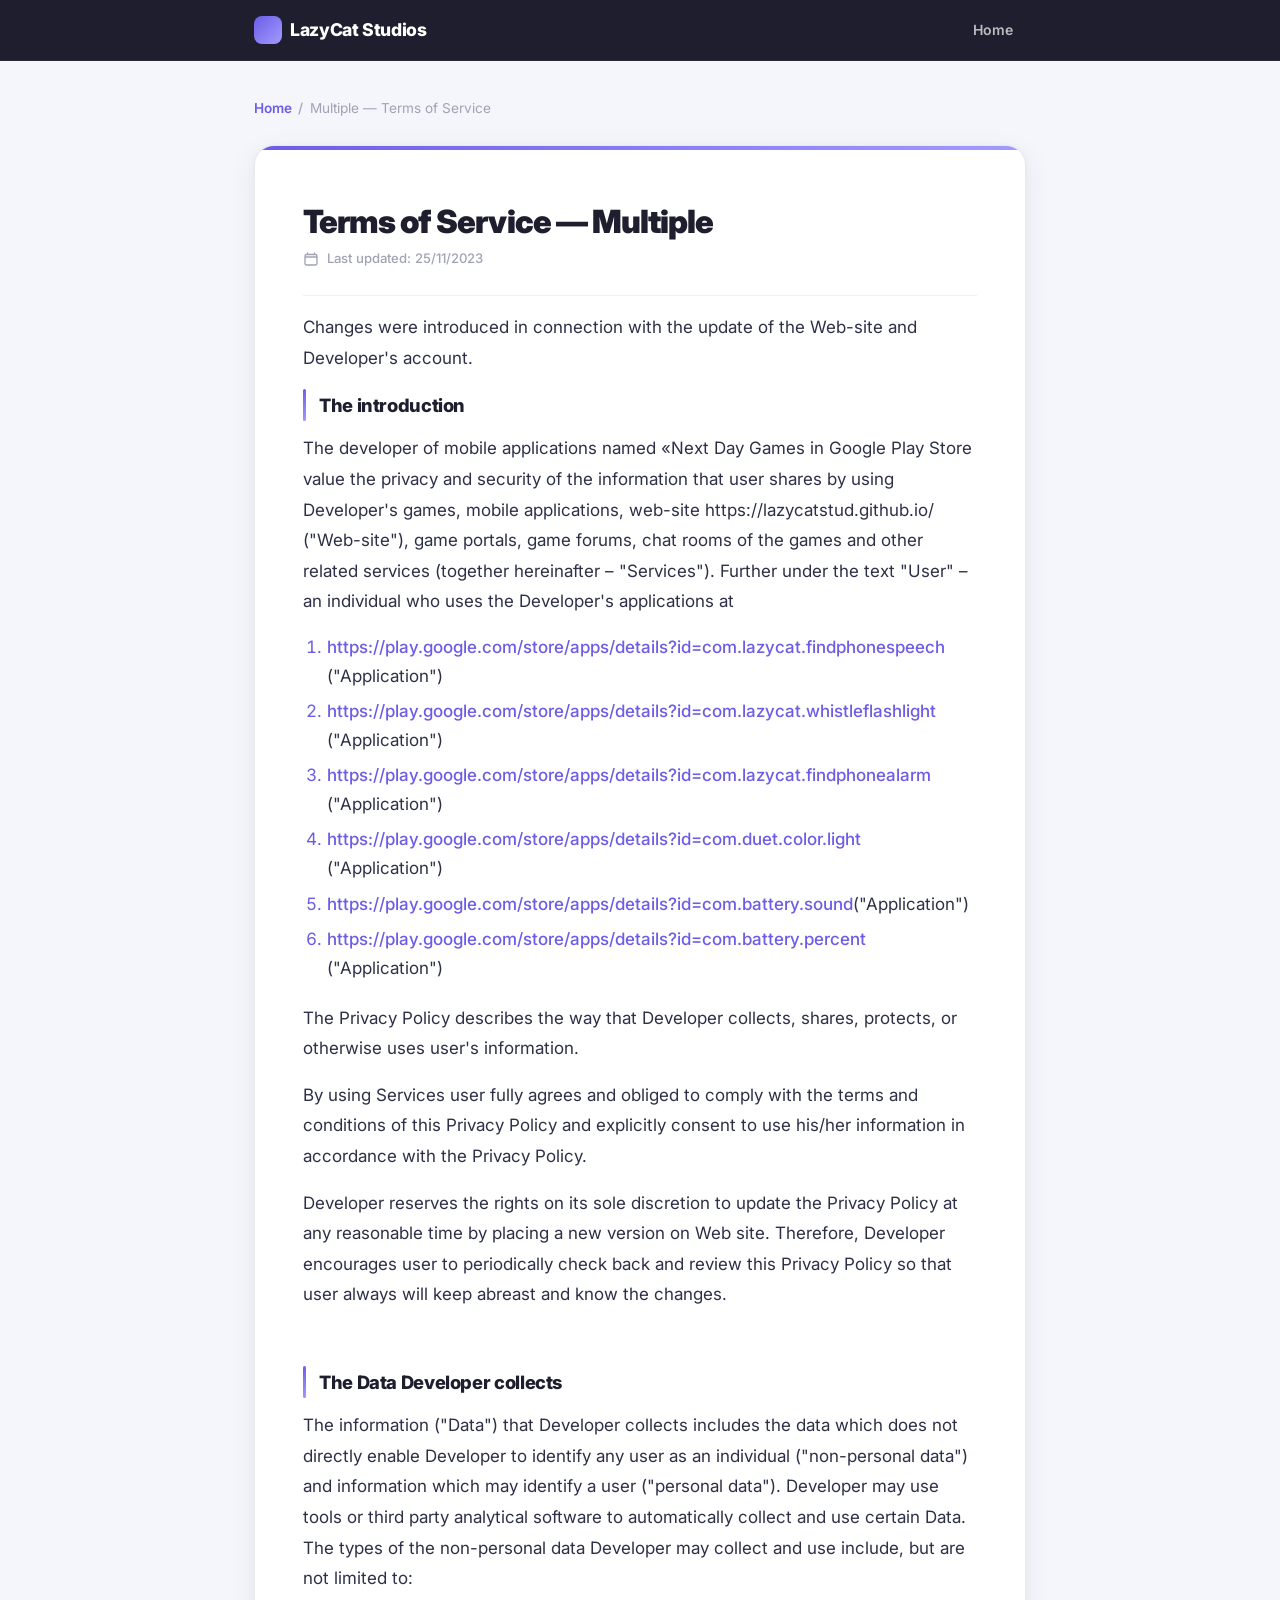
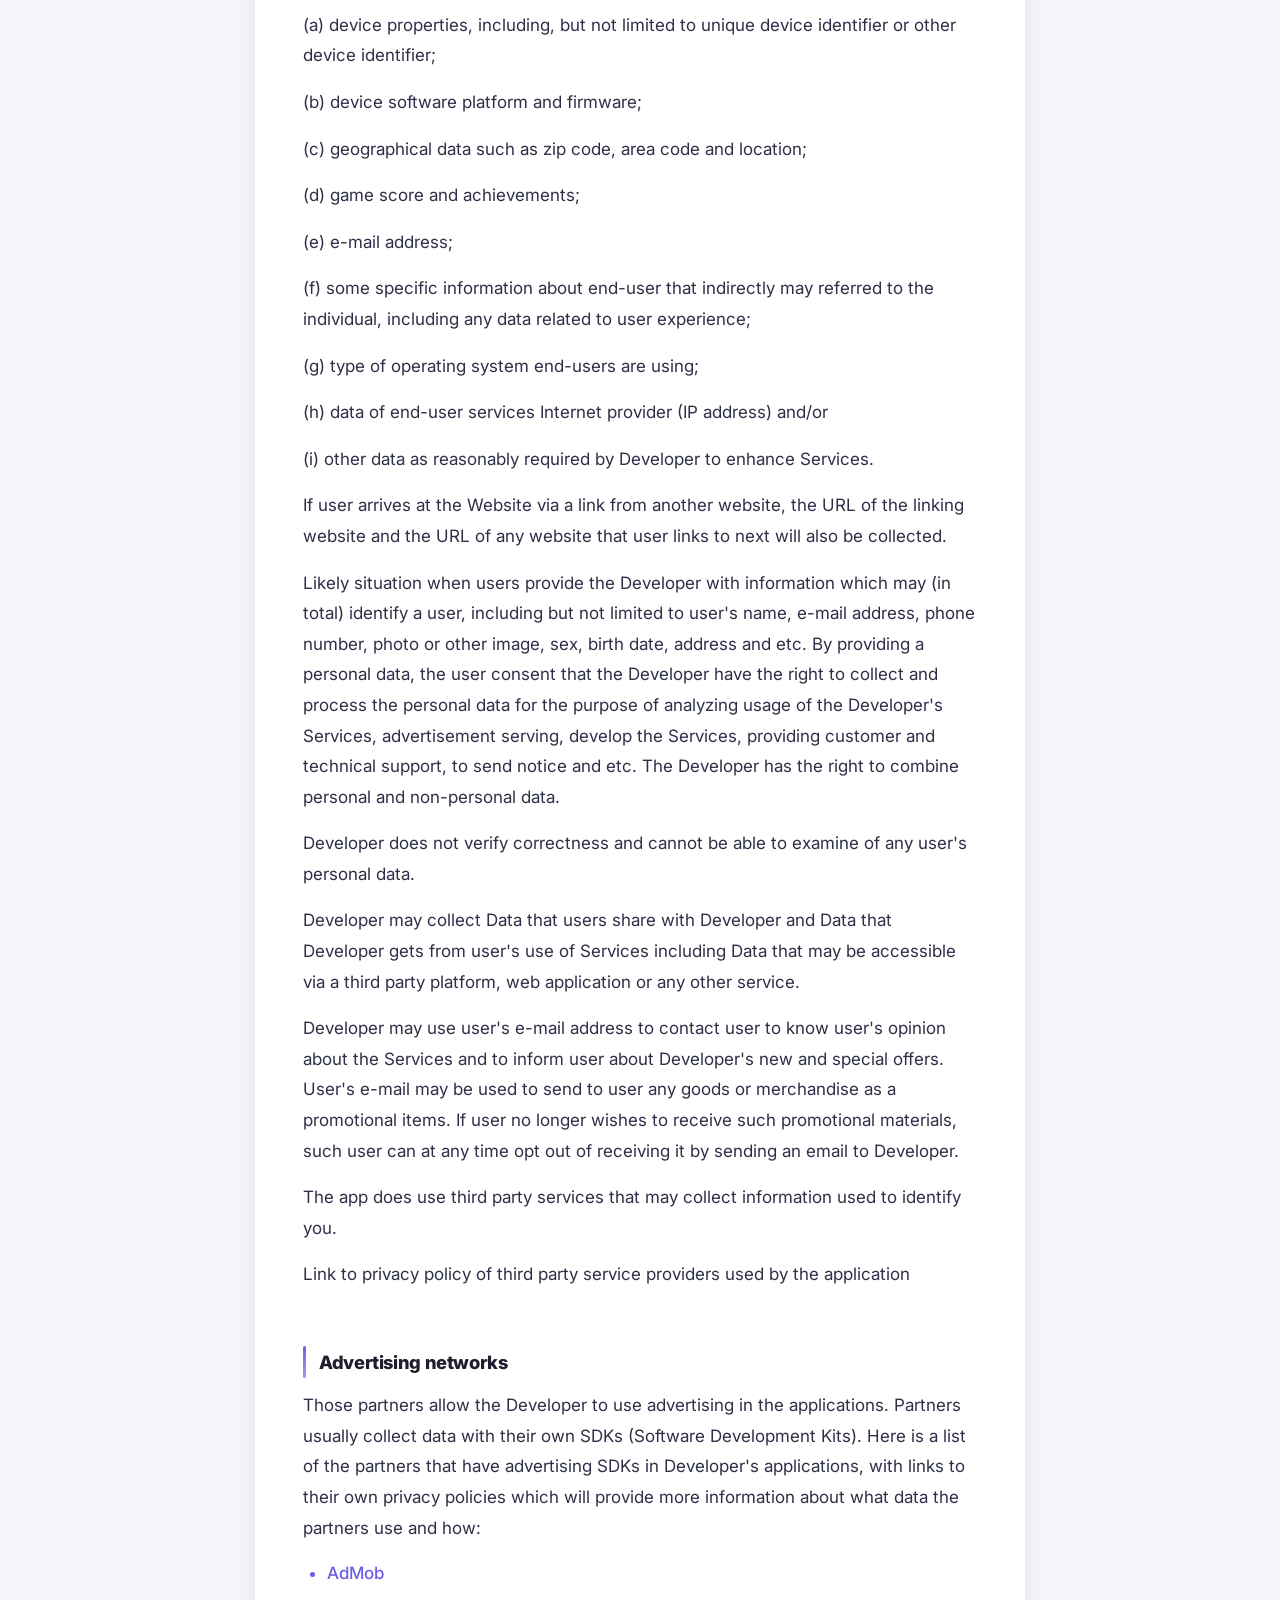
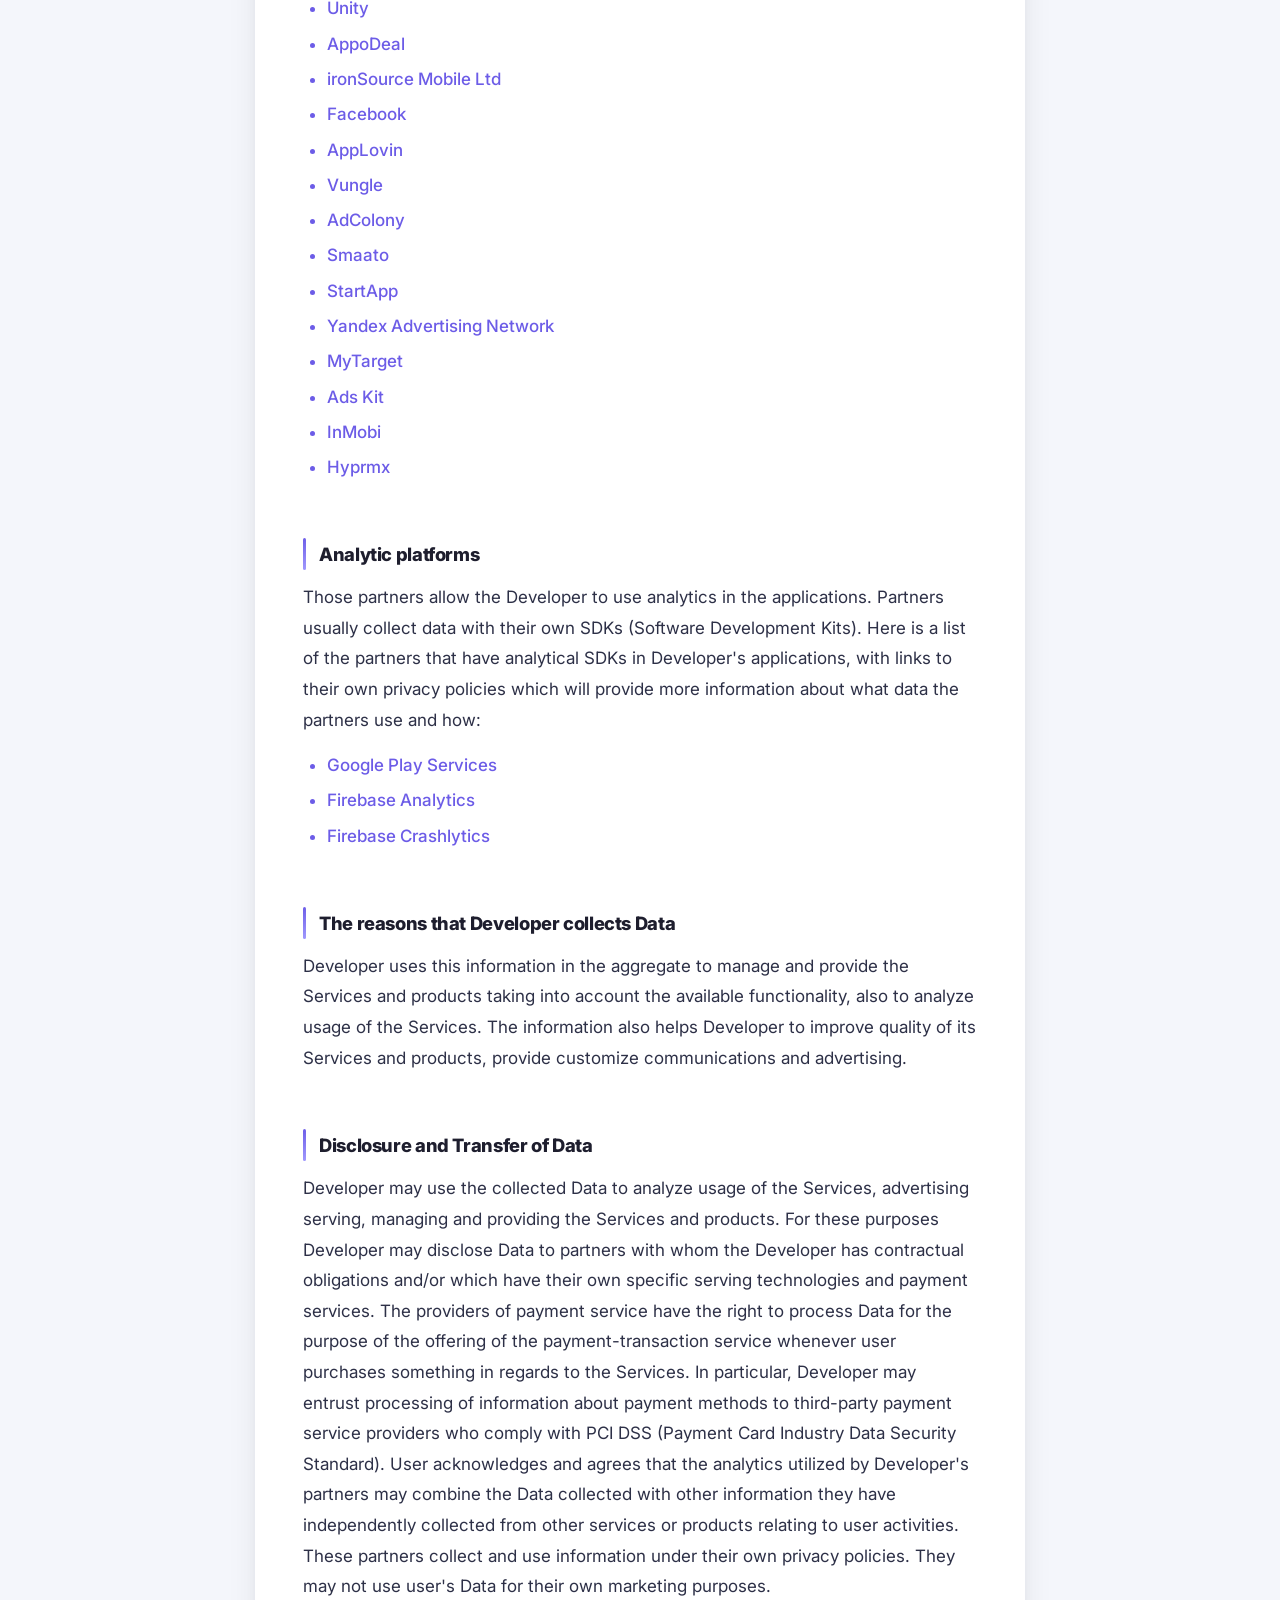
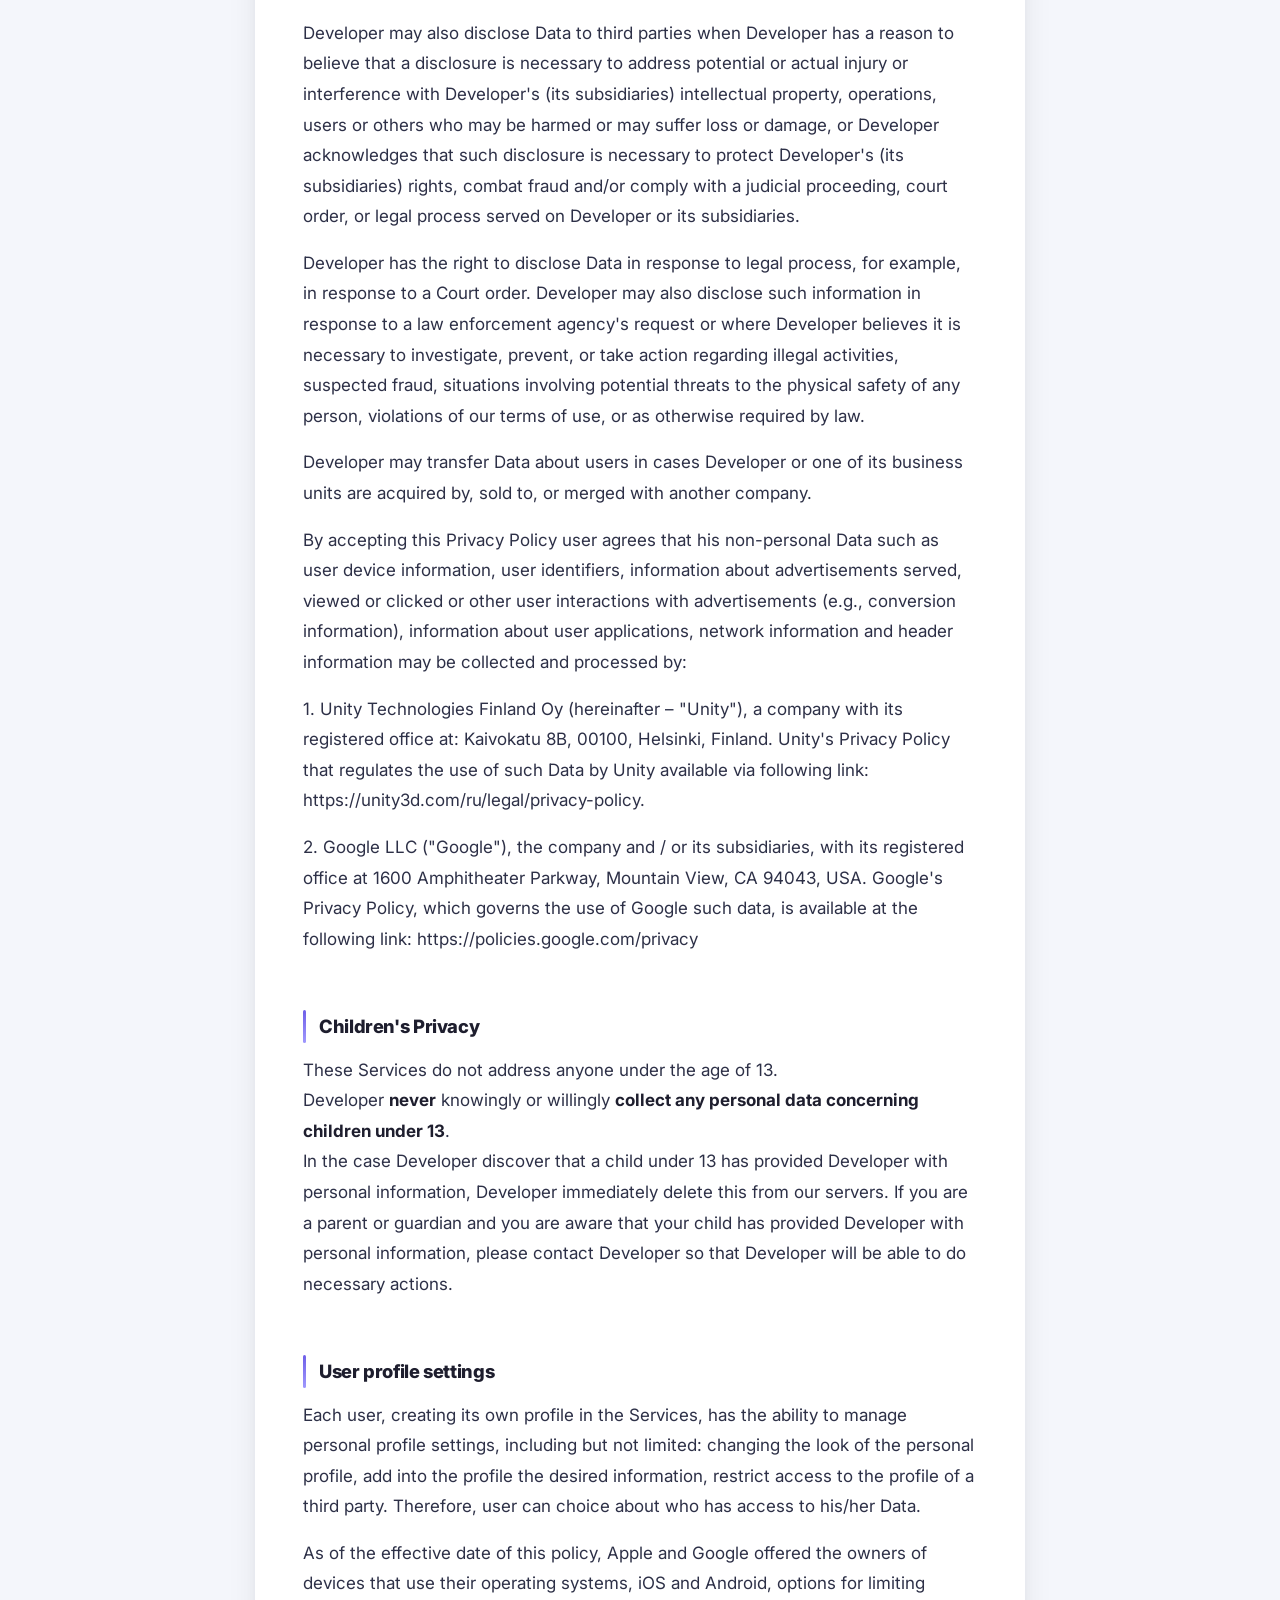
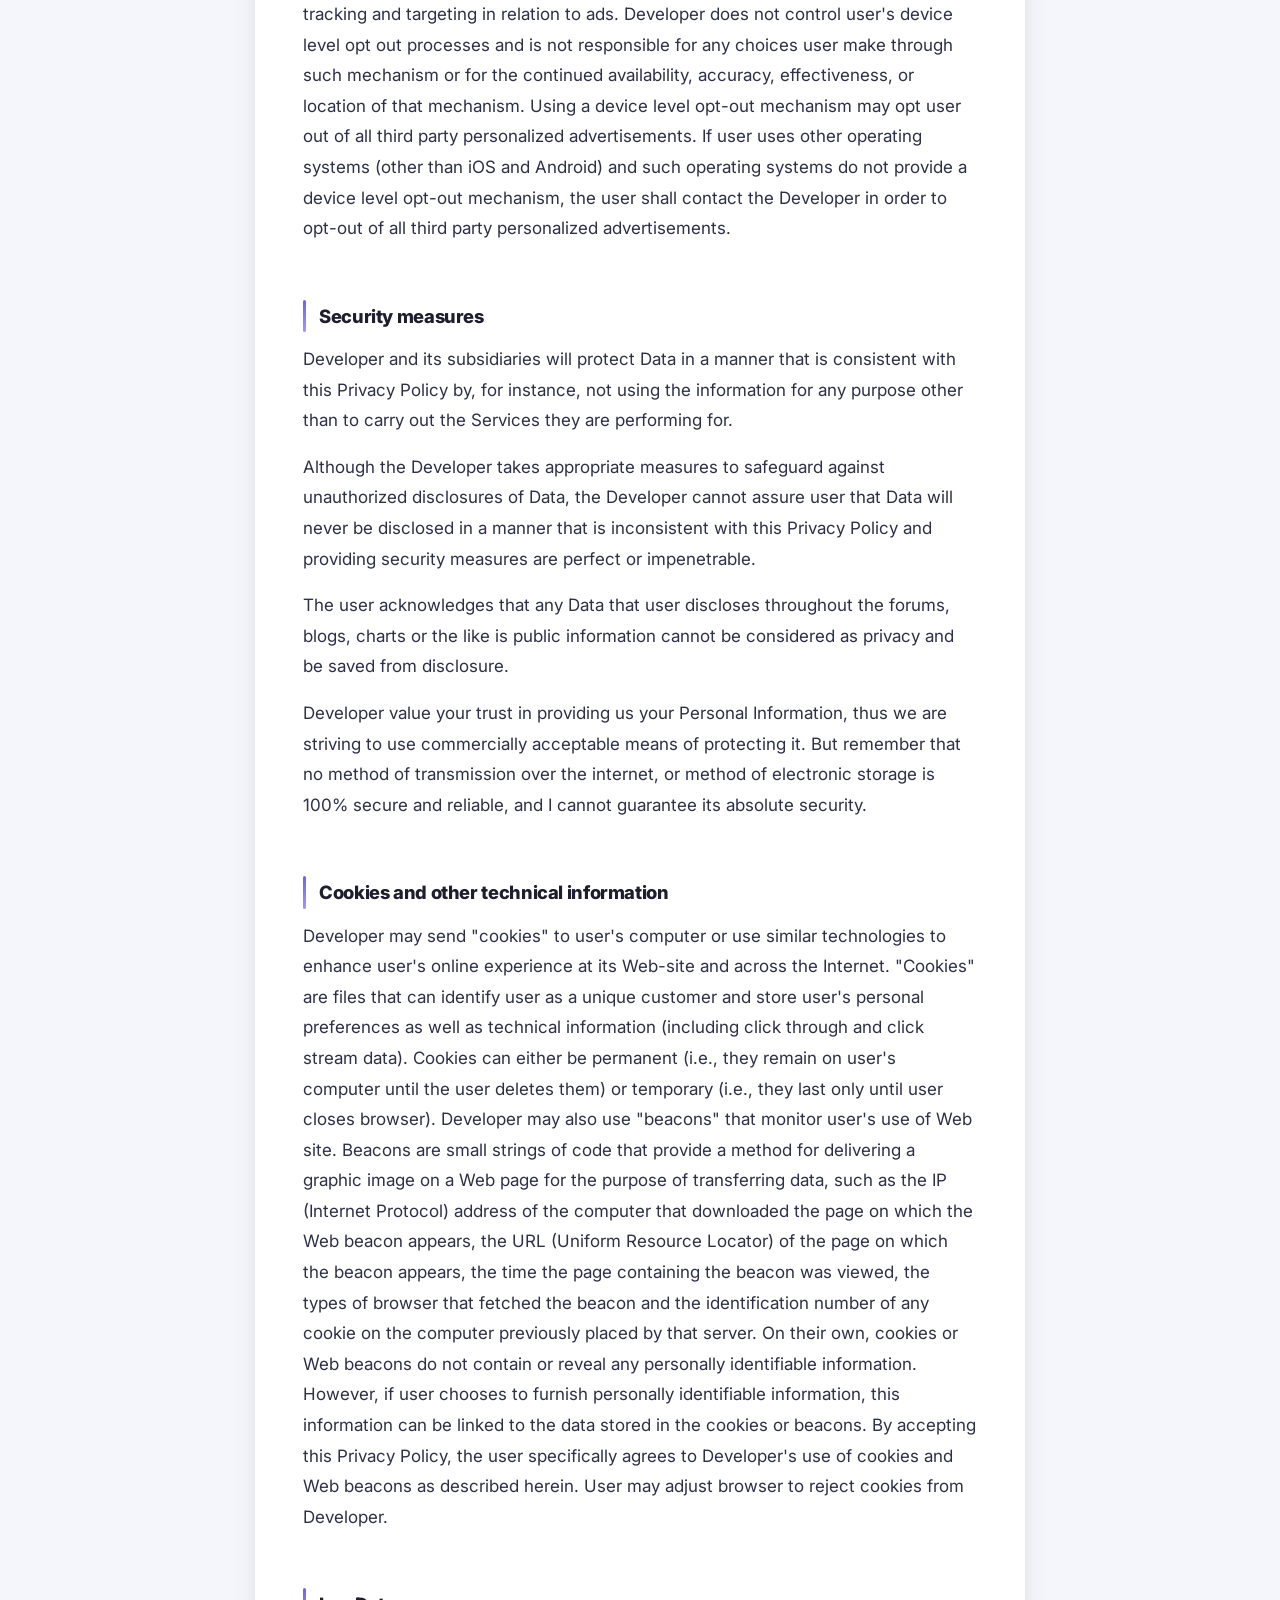
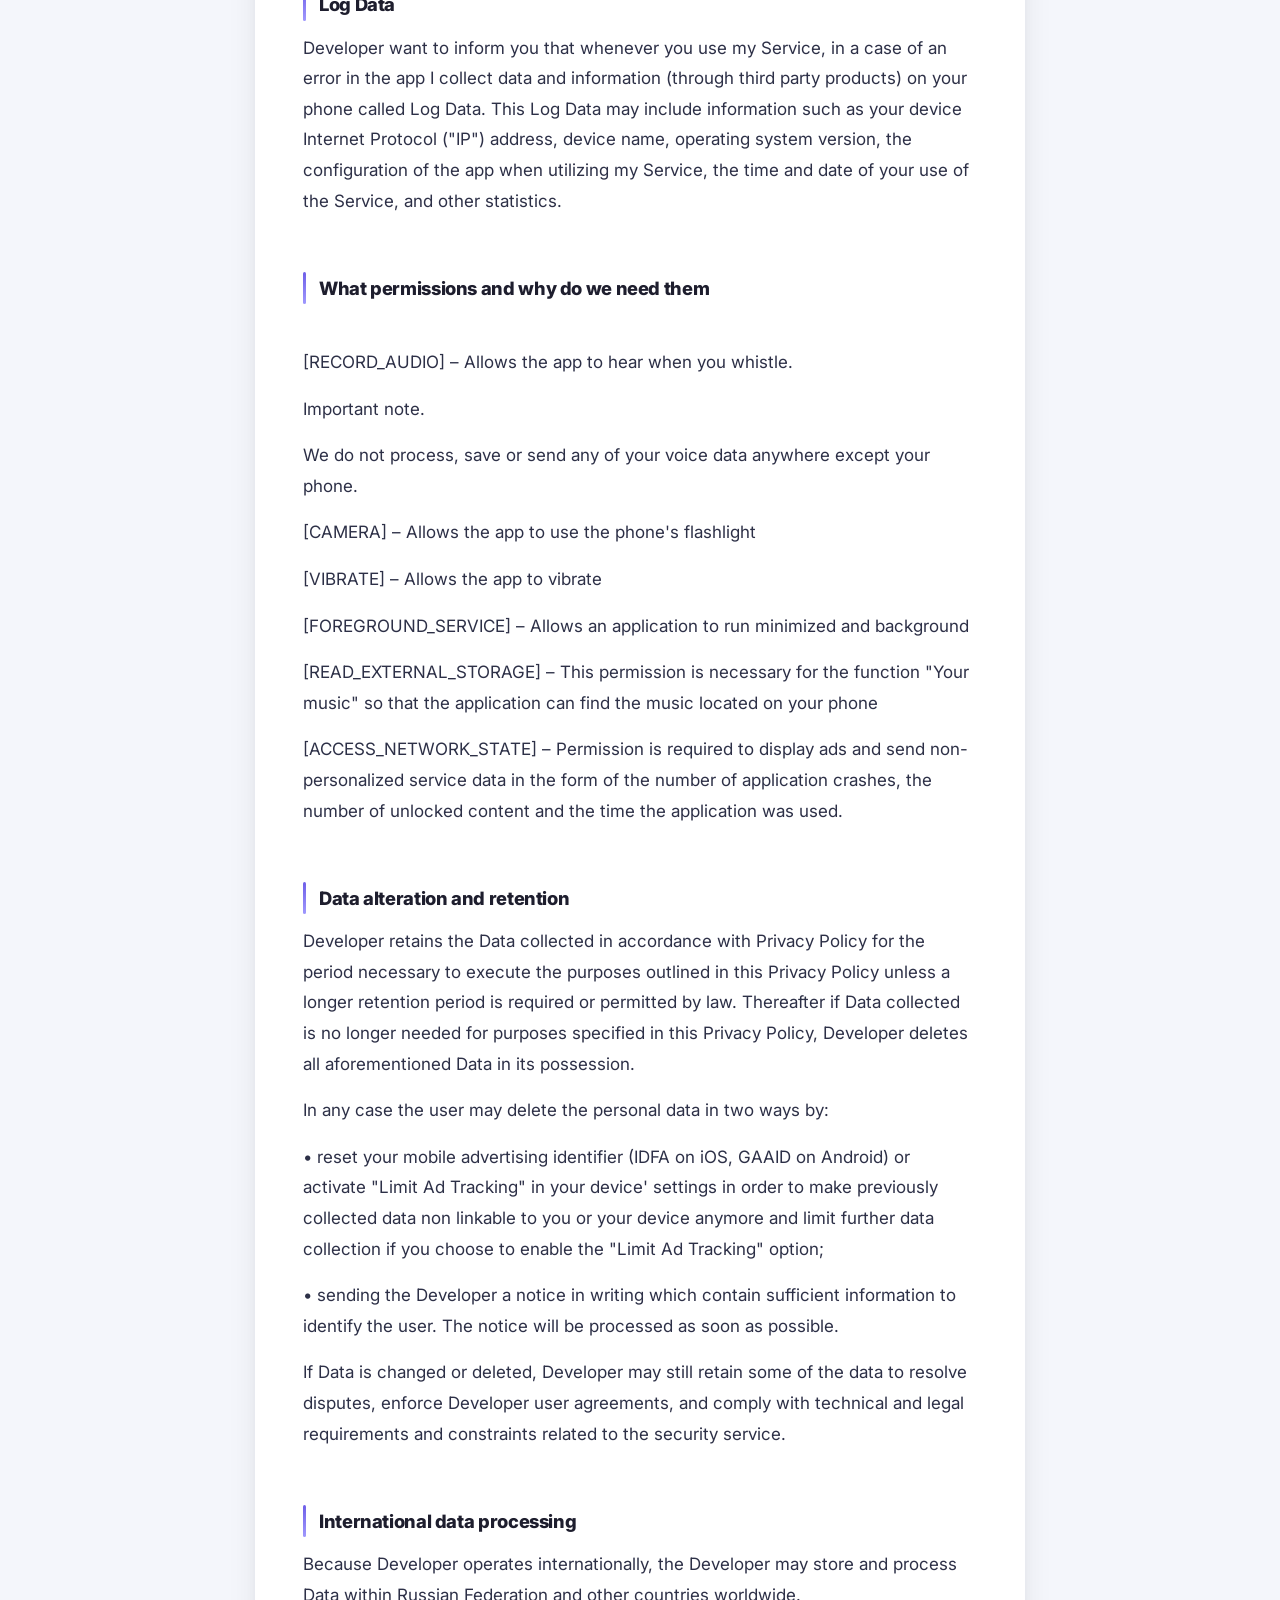
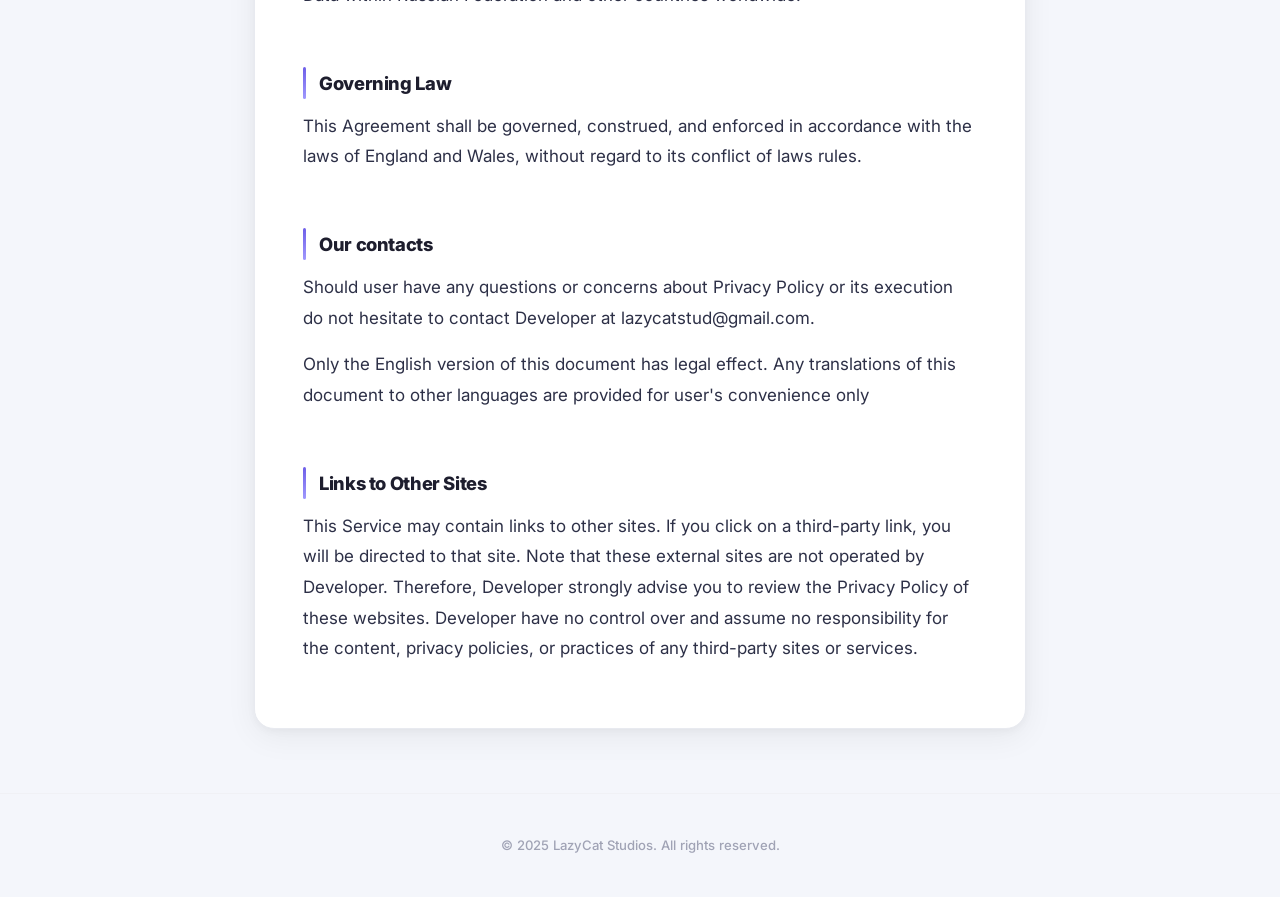
<file: multiple/terms-of-service/index.html>
<!DOCTYPE html>
<html lang="en">
<head>
  <meta charset="UTF-8">
  <meta name="viewport" content="width=device-width, initial-scale=1.0">
  <meta name="theme-color" content="#1e1e2e">
  <title>Terms of Service — Multiple | LazyCat Studios</title>
  <link rel="stylesheet" href="../../style.css">
</head>
<body>
  <header class="site-header">
    <div class="site-header__inner">
      <a href="/" class="site-header__brand">LazyCat Studios</a>
      <nav class="site-header__nav"><a href="/">Home</a></nav>
    </div>
  </header>
  <main class="page-wrapper">
    <nav class="breadcrumb">
      <a href="/">Home</a><span class="breadcrumb__sep">/</span>
      <span>Multiple — Terms of Service</span>
    </nav>
    <article class="document">
      <h1 class="document__title">Terms of Service — Multiple</h1>
      <p class="document__meta">Last updated: 25/11/2023</p>

<p>Changes were introduced in connection with the update of the Web-site and Developer's account.&nbsp;</p>

<h2>The introduction</h2>

<p>The developer of mobile applications named «Next Day Games  in Google Play Store value the privacy and security of the information that user shares by using Developer's games, mobile applications, web-site https://lazycatstud.github.io/ ("Web-site"), game portals, game forums, chat rooms of the games and other related services (together hereinafter – "Services"). Further under the text "User" – an individual who uses the Developer's applications at&nbsp;</p>

<ol><li><a rel="noreferrer noopener" href="https://play.google.com/store/apps/details?id=com.lazycat.findphonespeech" target="_blank">https://play.google.com/store/apps/details?id=com.lazycat.findphonespeech</a> ("Application")</li><li><a rel="noreferrer noopener" href="https://play.google.com/store/apps/details?id=com.lazycat.whistleflashlight" target="_blank">https://play.google.com/store/apps/details?id=com.lazycat.whistleflashlight</a> ("Application")</li><li><a rel="noreferrer noopener" href="https://play.google.com/store/apps/details?id=com.lazycat.findphonealarm" target="_blank">https://play.google.com/store/apps/details?id=com.lazycat.findphonealarm</a> ("Application")</li><li><a rel="noreferrer noopener" href="https://play.google.com/store/apps/details?id=com.duet.color.light" target="_blank">https://play.google.com/store/apps/details?id=com.duet.color.light </a>("Application")</li><li><a rel="noreferrer noopener" href="https://play.google.com/store/apps/details?id=com.battery.sound" target="_blank">https://play.google.com/store/apps/details?id=com.battery.sound</a>("Application")</li><li><a href="https://play.google.com/store/apps/details?id=com.battery.percent" target="_blank" rel="noreferrer noopener">https://play.google.com/store/apps/details?id=com.battery.percent</a>("Application")</li></ol>

<p>The Privacy Policy describes the way that Developer collects, shares, protects, or otherwise uses user's information.</p>

<p>By using Services user fully agrees and obliged to comply with the terms and conditions of this Privacy Policy and explicitly consent to use his/her information in accordance with the Privacy Policy.&nbsp;</p>

<p>Developer reserves the rights on its sole discretion to update the Privacy Policy at any reasonable time by placing a new version on Web site. Therefore, Developer encourages user to periodically check back and review this Privacy Policy so that user always will keep abreast and know the changes.&nbsp;</p>

<h2>The Data Developer collects</h2>

<p>The information ("Data") that Developer collects includes the data which does not directly enable Developer to identify any user as an individual ("non-personal data") and information which may identify a user ("personal data"). Developer may use tools or third party analytical software to automatically collect and use certain Data. The types of the non-personal data Developer may collect and use include, but are not limited to:&nbsp;</p>

<p>(a) device properties, including, but not limited to unique device identifier or other device identifier;&nbsp;</p>

<p>(b) device software platform and firmware;&nbsp;</p>

<p>(c) geographical data such as zip code, area code and location;&nbsp;</p>

<p>(d) game score and achievements;&nbsp;</p>

<p>(e) e-mail address;&nbsp;</p>

<p>(f) some specific information about end-user that indirectly may referred to the individual, including any data related to user experience;&nbsp;</p>

<p>(g) type of operating system end-users are using;&nbsp;</p>

<p>(h) data of end-user services Internet provider (IP address) and/or&nbsp;</p>

<p>(i) other data as reasonably required by Developer to enhance Services.&nbsp;</p>

<p>If user arrives at the Website via a link from another website, the URL of the linking website and the URL of any website that user links to next will also be collected.&nbsp;</p>

<p>Likely situation when users provide the Developer with information which may (in total) identify a user, including but not limited to user's name, e-mail address, phone number, photo or other image, sex, birth date, address and etc. By providing a personal data, the user consent that the Developer have the right to collect and process the personal data for the purpose of analyzing usage of the Developer's Services, advertisement serving, develop the Services, providing customer and technical support, to send notice and etc. The Developer has the right to combine personal and non-personal data.&nbsp;</p>

<p>Developer does not verify correctness and cannot be able to examine of any user's personal data.&nbsp;</p>

<p>Developer may collect Data that users share with Developer and Data that Developer gets from user's use of Services including Data that may be accessible via a third party platform, web application or any other service.&nbsp;</p>

<p>Developer may use user's e-mail address to contact user to know user's opinion about the Services and to inform user about Developer's new and special offers. User's e-mail may be used to send to user any goods or merchandise as a promotional items. If user no longer wishes to receive such promotional materials, such user can at any time opt out of receiving it by sending an email to Developer.</p>

<p>The app does use third party services that may collect information used to identify you.</p>

<p>Link to privacy policy of third party service providers used by the application</p>

<h2>​Advertising networks</h2>

<p>Those partners allow the Developer to use advertising in the applications. Partners usually collect data with their own SDKs (Software Development Kits). Here is a list of the partners that have advertising SDKs in Developer's applications, with links to their own privacy policies which will provide more information about what data the partners use and how:</p>

<ul><li><a href="https://support.google.com/admob/answer/6128543?hl=en">AdMob</a></li><li><a href="https://unity3d.com/ru/legal/privacy-policy">Unity</a></li><li><a href="https://www.appodeal.com/home/privacy-policy/">AppoDeal</a></li><li><a rel="noreferrer noopener" href="https://developers.ironsrc.com/ironsource-mobile/air/ironsource-mobile-privacy-policy" data-type="URL" data-id="https://developers.ironsrc.com/ironsource-mobile/air/ironsource-mobile-privacy-policy" target="_blank">ironSource Mobile Ltd</a></li><li><a href="https://www.facebook.com/about/privacy">Facebook</a></li><li><a href="https://www.applovin.com/privacy">AppLovin</a></li><li><a href="https://vungle.com/privacy">Vungle</a></li><li><a href="https://www.adcolony.com/privacy-policy">AdColony</a></li><li><a href="https://www.smaato.com/privacy">Smaato</a></li><li><a href="https://www.startapp.com/privacy/">StartApp</a></li><li><a href="https://yandex.com/legal/confidential/">Yandex Advertising Network</a></li><li><a href="https://legal.my.com/us/mytarget/privacy">MyTarget</a></li><li><a href="https://consumer.huawei.com/ru/privacy/privacy-policy">Ads Kit</a></li><li><a href="https://www.inmobi.com/privacy-policy">InMobi</a></li><li><a href="https://www.hyprmx.com/pp">Hyprmx</a></li></ul>

<h2>Analytic platforms</h2>

<p>Those partners allow the Developer to use analytics in the applications. Partners usually collect data with their own SDKs (Software Development Kits). Here is a list of the partners that have analytical SDKs in Developer's applications, with links to their own privacy policies which will provide more information about what data the partners use and how:</p>

<ul id="block-68e3c02e-ff10-4dc8-b122-c8df6c490add"><li><a href="https://www.google.com/policies/privacy/">Google Play Services</a></li><li><a href="https://firebase.google.com/policies/analytics">Firebase Analytics</a></li><li><a href="https://firebase.google.com/terms/crashlytics">Firebase Crashlytics</a>&nbsp;</li></ul>

<h2>The reasons that Developer collects Data</h2>

<p>Developer uses this information in the aggregate to manage and provide the Services and products taking into account the available functionality, also to analyze usage of the Services. The information also helps Developer to improve quality of its Services and products, provide customize communications and advertising.</p>

<h2>Disclosure and Transfer of Data</h2>

<p>Developer may use the collected Data to analyze usage of the Services, advertising serving, managing and providing the Services and products. For these purposes Developer may disclose Data to partners with whom the Developer has contractual obligations and/or which have their own specific serving technologies and payment services. The providers of payment service have the right to process Data for the purpose of the offering of the payment-transaction service whenever user purchases something in regards to the Services. In particular, Developer may entrust processing of information about payment methods to third-party payment service providers who comply with PCI DSS (Payment Card Industry Data Security Standard). User acknowledges and agrees that the analytics utilized by Developer's partners may combine the Data collected with other information they have independently collected from other services or products relating to user activities. These partners collect and use information under their own privacy policies. They may not use user's Data for their own marketing purposes.&nbsp;</p>

<p>Developer may also disclose Data to third parties when Developer has a reason to believe that a disclosure is necessary to address potential or actual injury or interference with Developer's (its subsidiaries) intellectual property, operations, users or others who may be harmed or may suffer loss or damage, or Developer acknowledges that such disclosure is necessary to protect Developer's (its subsidiaries) rights, combat fraud and/or comply with a judicial proceeding, court order, or legal process served on Developer or its subsidiaries.&nbsp;</p>

<p>Developer has the right to disclose Data in response to legal process, for example, in response to a Court order. Developer may also disclose such information in response to a law enforcement agency's request or where Developer believes it is necessary to investigate, prevent, or take action regarding illegal activities, suspected fraud, situations involving potential threats to the physical safety of any person, violations of our terms of use, or as otherwise required by law.&nbsp;</p>

<p>Developer may transfer Data about users in cases Developer or one of its business units are acquired by, sold to, or merged with another company.&nbsp;</p>

<p>By accepting this Privacy Policy user agrees that his non-personal Data such as user device information, user identifiers, information about advertisements served, viewed or clicked or other user interactions with advertisements (e.g., conversion information), information about user applications, network information and header information may be collected and processed by:&nbsp;</p>

<p>1. Unity Technologies Finland Oy (hereinafter – "Unity"), a company with its registered office at: Kaivokatu 8B, 00100, Helsinki, Finland. Unity's Privacy Policy that regulates the use of such Data by Unity available via following link: https://unity3d.com/ru/legal/privacy-policy.&nbsp;</p>

<p>2. Google LLC ("Google"), the company and / or its subsidiaries, with its registered office at 1600 Amphitheater Parkway, Mountain View, CA 94043, USA. Google's Privacy Policy, which governs the use of Google such data, is available at the following link: https://policies.google.com/privacy&nbsp;</p>

<h2>Children's Privacy</h2>

<p>These Services do not address anyone under the age of 13. <br>Developer <strong>never</strong> knowingly or willingly <strong>collect any personal data concerning children under&nbsp;13</strong>. <br>In the case Developer discover that a child under 13 has provided Developer with personal information, Developer immediately delete this from our servers. If you are a parent or guardian and you are aware that your child has provided Developer with personal information, please contact Developer so that Developer will be able to do necessary actions.</p>

<h2>User profile settings</h2>

<p>Each user, creating its own profile in the Services, has the ability to manage personal profile settings, including but not limited: changing the look of the personal profile, add into the profile the desired information, restrict access to the profile of a third party. Therefore, user can choice about who has access to his/her Data.&nbsp;</p>

<p>As of the effective date of this policy, Apple and Google offered the owners of devices that use their operating systems, iOS and Android, options for limiting tracking and targeting in relation to ads. Developer does not control user's device level opt out processes and is not responsible for any choices user make through such mechanism or for the continued availability, accuracy, effectiveness, or location of that mechanism. Using a device level opt-out mechanism may opt user out of all third party personalized advertisements. If user uses other operating systems (other than iOS and Android) and such operating systems do not provide a device level opt-out mechanism, the user shall contact the Developer in order to opt-out of all third party personalized advertisements.&nbsp;</p>

<h2>Security measures</h2>

<p>Developer and its subsidiaries will protect Data in a manner that is consistent with this Privacy Policy by, for instance, not using the information for any purpose other than to carry out the Services they are performing for.&nbsp;</p>

<p>Although the Developer takes appropriate measures to safeguard against unauthorized disclosures of Data, the Developer cannot assure user that Data will never be disclosed in a manner that is inconsistent with this Privacy Policy and providing security measures are perfect or impenetrable.&nbsp;</p>

<p>The user acknowledges that any Data that user discloses throughout the forums, blogs, charts or the like is public information cannot be considered as privacy and be saved from disclosure.</p>

<p>Developer value your trust in providing us your Personal Information, thus we are striving to use commercially acceptable means of protecting it. But remember that no method of transmission over the internet, or method of electronic storage is 100% secure and reliable, and I cannot guarantee its absolute security.</p>

<h2>Cookies and other technical information</h2>

<p>Developer may send "cookies" to user's computer or use similar technologies to enhance user's online experience at its Web-site and across the Internet. "Cookies" are files that can identify user as a unique customer and store user's personal preferences as well as technical information (including click through and click stream data). Cookies can either be permanent (i.e., they remain on user's computer until the user deletes them) or temporary (i.e., they last only until user closes browser). Developer may also use "beacons" that monitor user's use of Web site. Beacons are small strings of code that provide a method for delivering a graphic image on a Web page for the purpose of transferring data, such as the IP (Internet Protocol) address of the computer that downloaded the page on which the Web beacon appears, the URL (Uniform Resource Locator) of the page on which the beacon appears, the time the page containing the beacon was viewed, the types of browser that fetched the beacon and the identification number of any cookie on the computer previously placed by that server. On their own, cookies or Web beacons do not contain or reveal any personally identifiable information. However, if user chooses to furnish personally identifiable information, this information can be linked to the data stored in the cookies or beacons. By accepting this Privacy Policy, the user specifically agrees to Developer's use of cookies and Web beacons as described herein. User may adjust browser to reject cookies from Developer.&nbsp;</p>

<h2>Log Data</h2>

<p>Developer want to inform you that whenever you use my Service, in a case of an error in the app I collect data and information (through third party products) on your phone called Log Data. This Log Data may include information such as your device Internet Protocol ("IP") address, device name, operating system version, the configuration of the app when utilizing my Service, the time and date of your use of the Service, and other statistics.</p>

<h2>What permissions and why do we need them</h2>

<p><br>
[RECORD_AUDIO] – Allows the app to hear when you whistle.</p>

<p>Important note.</p>

<p>We do not process, save or send any of your voice data anywhere except your phone.</p>

<p>[CAMERA] – Allows the app to use the phone's flashlight</p>

<p>[VIBRATE] – Allows the app to vibrate</p>

<p>[FOREGROUND_SERVICE] – Allows an application to run minimized and background</p>

<p>[READ_EXTERNAL_STORAGE] – This permission is necessary for the function "Your music" so that the application can find the music located on your phone</p>

<p>[ACCESS_NETWORK_STATE] – Permission is required to display ads and send non-personalized service data in the form of the number of application crashes, the number of unlocked content and the time the application was used.</p>

<h2>Data alteration and retention</h2>

<p>Developer retains the Data collected in accordance with Privacy Policy for the period necessary to execute the purposes outlined in this Privacy Policy unless a longer retention period is required or permitted by law. Thereafter if Data collected is no longer needed for purposes specified in this Privacy Policy, Developer deletes all aforementioned Data in its possession.&nbsp;</p>

<p>In any case the user may delete the personal data in two ways by:&nbsp;</p>

<p>• reset your mobile advertising identifier (IDFA on iOS, GAAID on Android) or activate "Limit Ad Tracking" in your device' settings in order to make previously collected data non linkable to you or your device anymore and limit further data collection if you choose to enable the "Limit Ad Tracking" option;&nbsp;&nbsp;</p>

<p>• sending the Developer a notice in writing which contain sufficient information to identify the user. The notice will be processed as soon as possible.&nbsp;</p>

<p>If Data is changed or deleted, Developer may still retain some of the data to resolve disputes, enforce Developer user agreements, and comply with technical and legal requirements and constraints related to the security service.&nbsp;</p>

<h2>International data processing</h2>

<p>Because Developer operates internationally, the Developer may store and process Data within Russian Federation and other countries worldwide.</p>

<h2>Governing Law</h2>

<p>This Agreement shall be governed, construed, and enforced in accordance with the laws of England and Wales, without regard to its conflict of laws rules.</p>

<h2>Our contacts</h2>

<p>Should user have any questions or concerns about Privacy Policy or its execution do not hesitate to contact Developer at lazycatstud@gmail.com.&nbsp;</p>

<p>Only the English version of this document has legal effect. Any translations of this document to other languages are provided for user's convenience only</p>

<h2>Links to Other Sites</h2>

<p>This Service may contain links to other sites. If you click on a third-party link, you will be directed to that site. Note that these external sites are not operated by Developer. Therefore, Developer strongly advise you to review the Privacy Policy of these websites. Developer have no control over and assume no responsibility for the content, privacy policies, or practices of any third-party sites or services.</p>

    </article>
  </main>
  <footer class="site-footer">&copy; 2025 LazyCat Studios. All rights reserved.</footer>
</body>
</html>
</file>
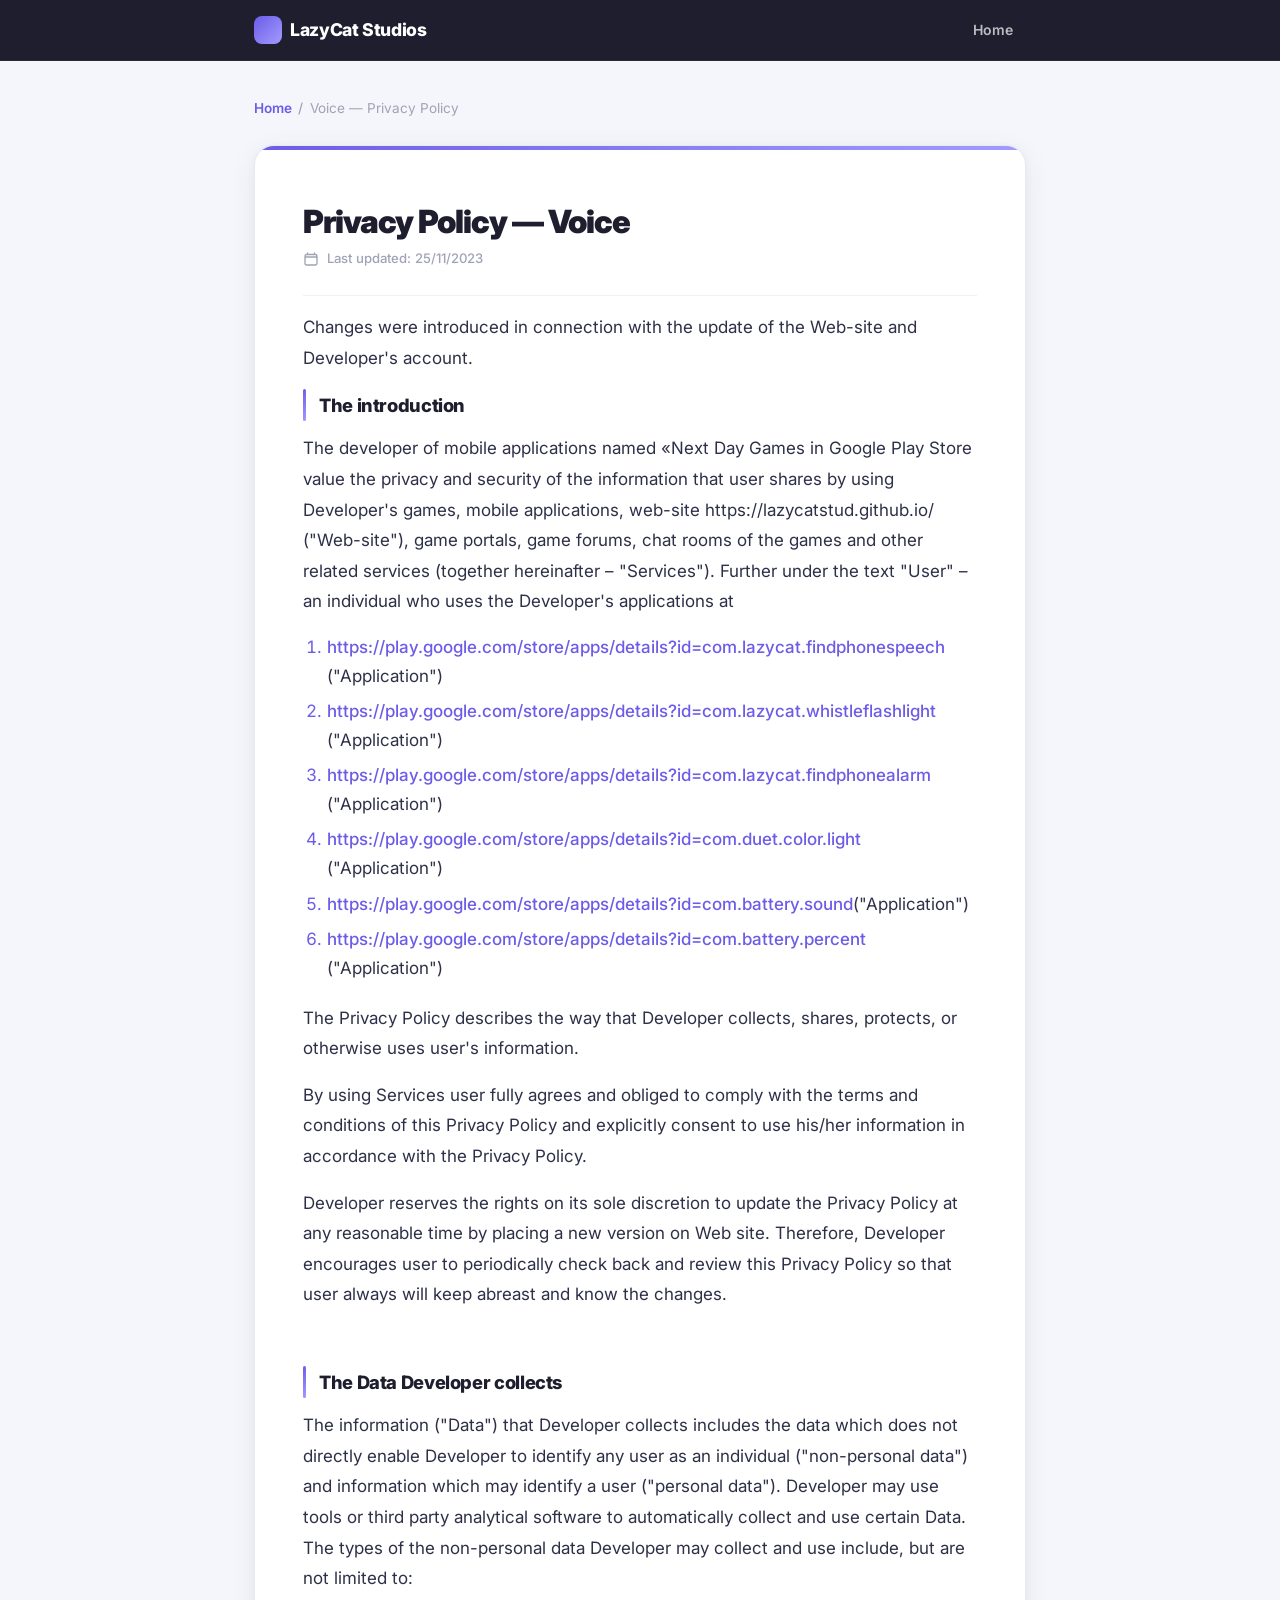
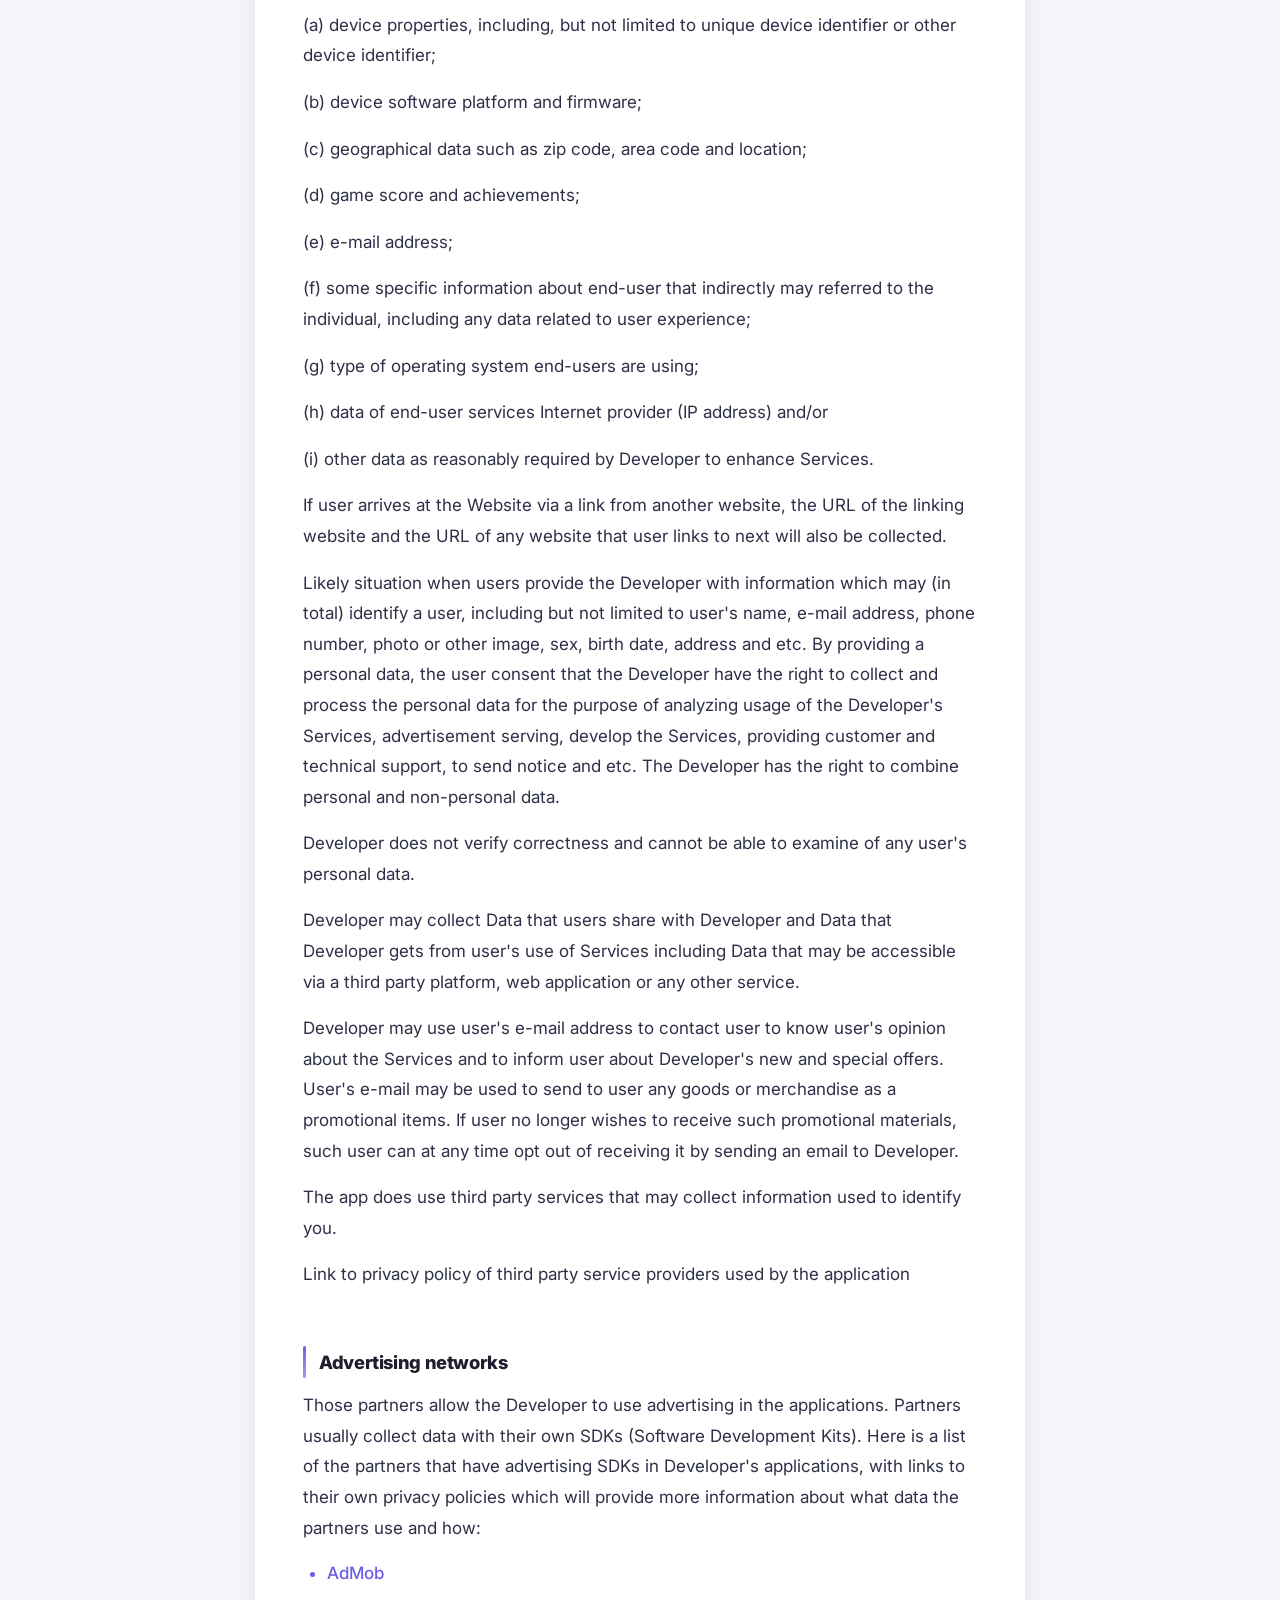
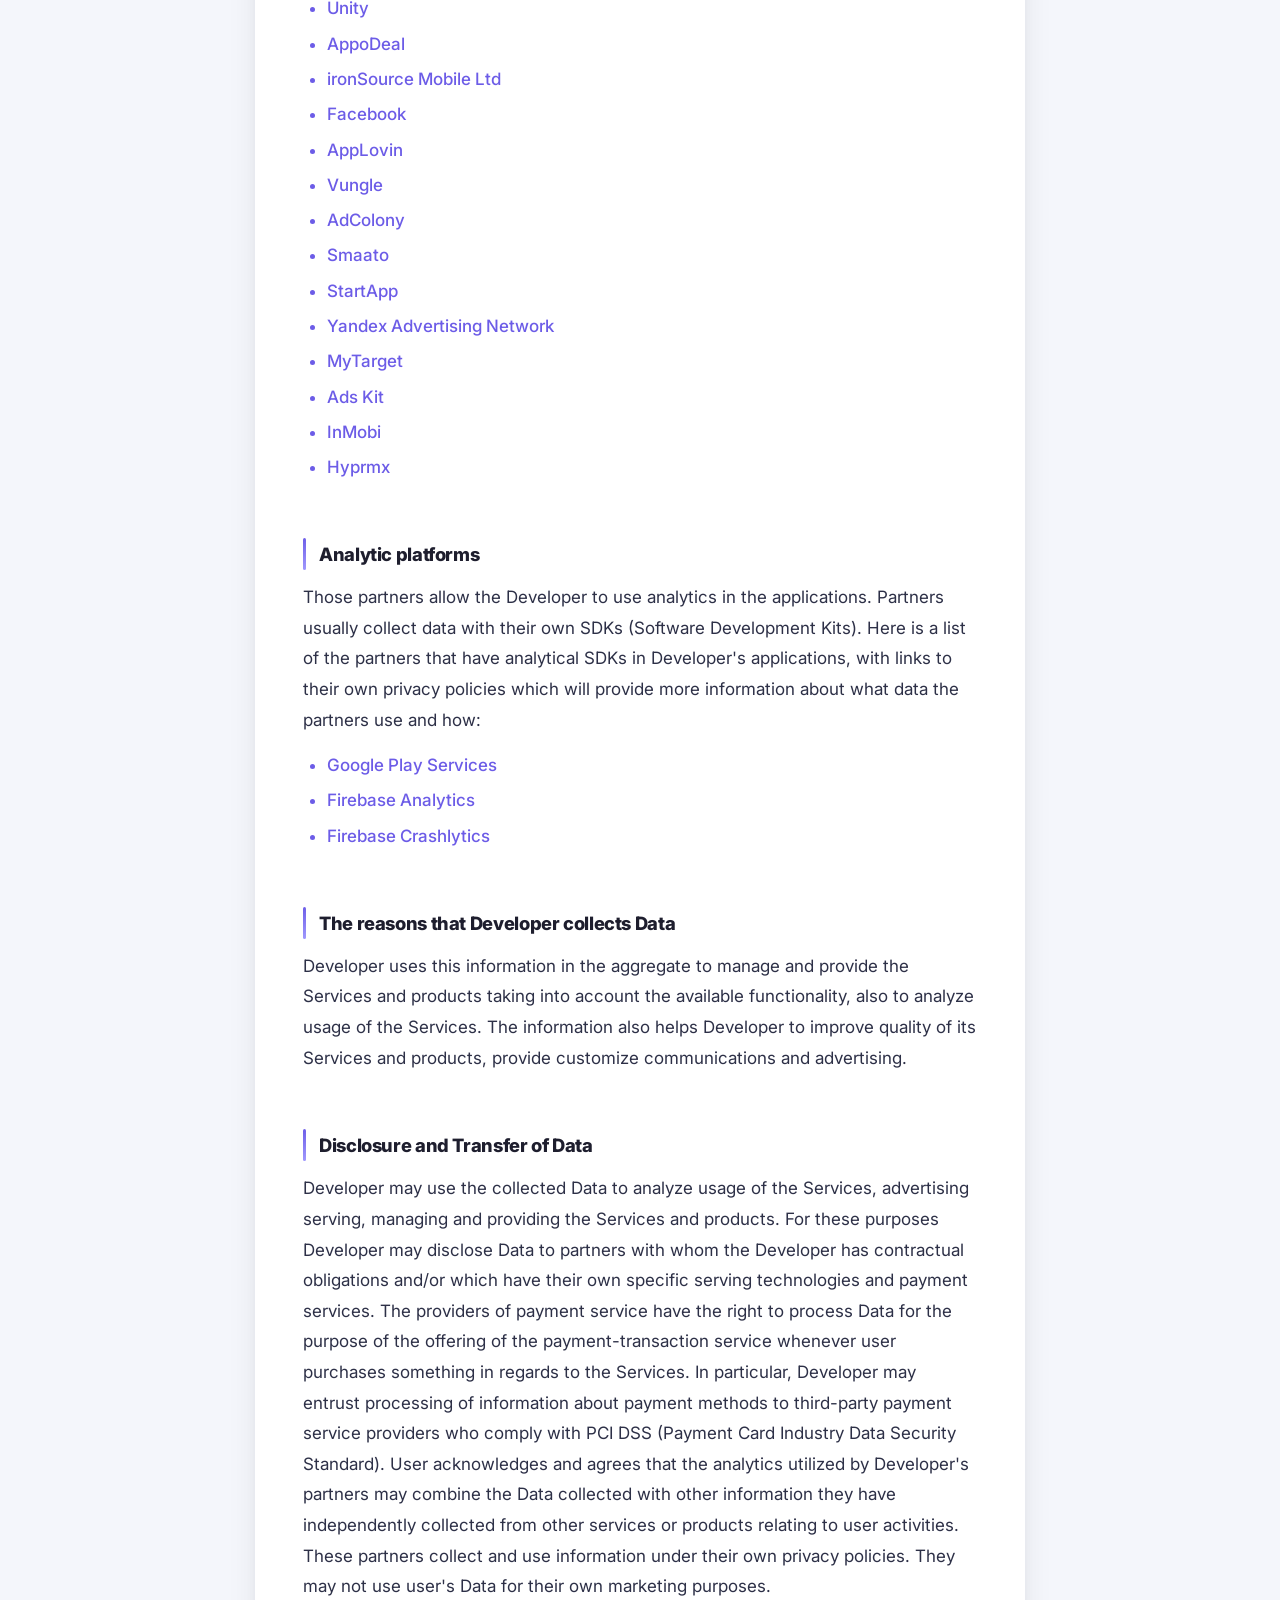
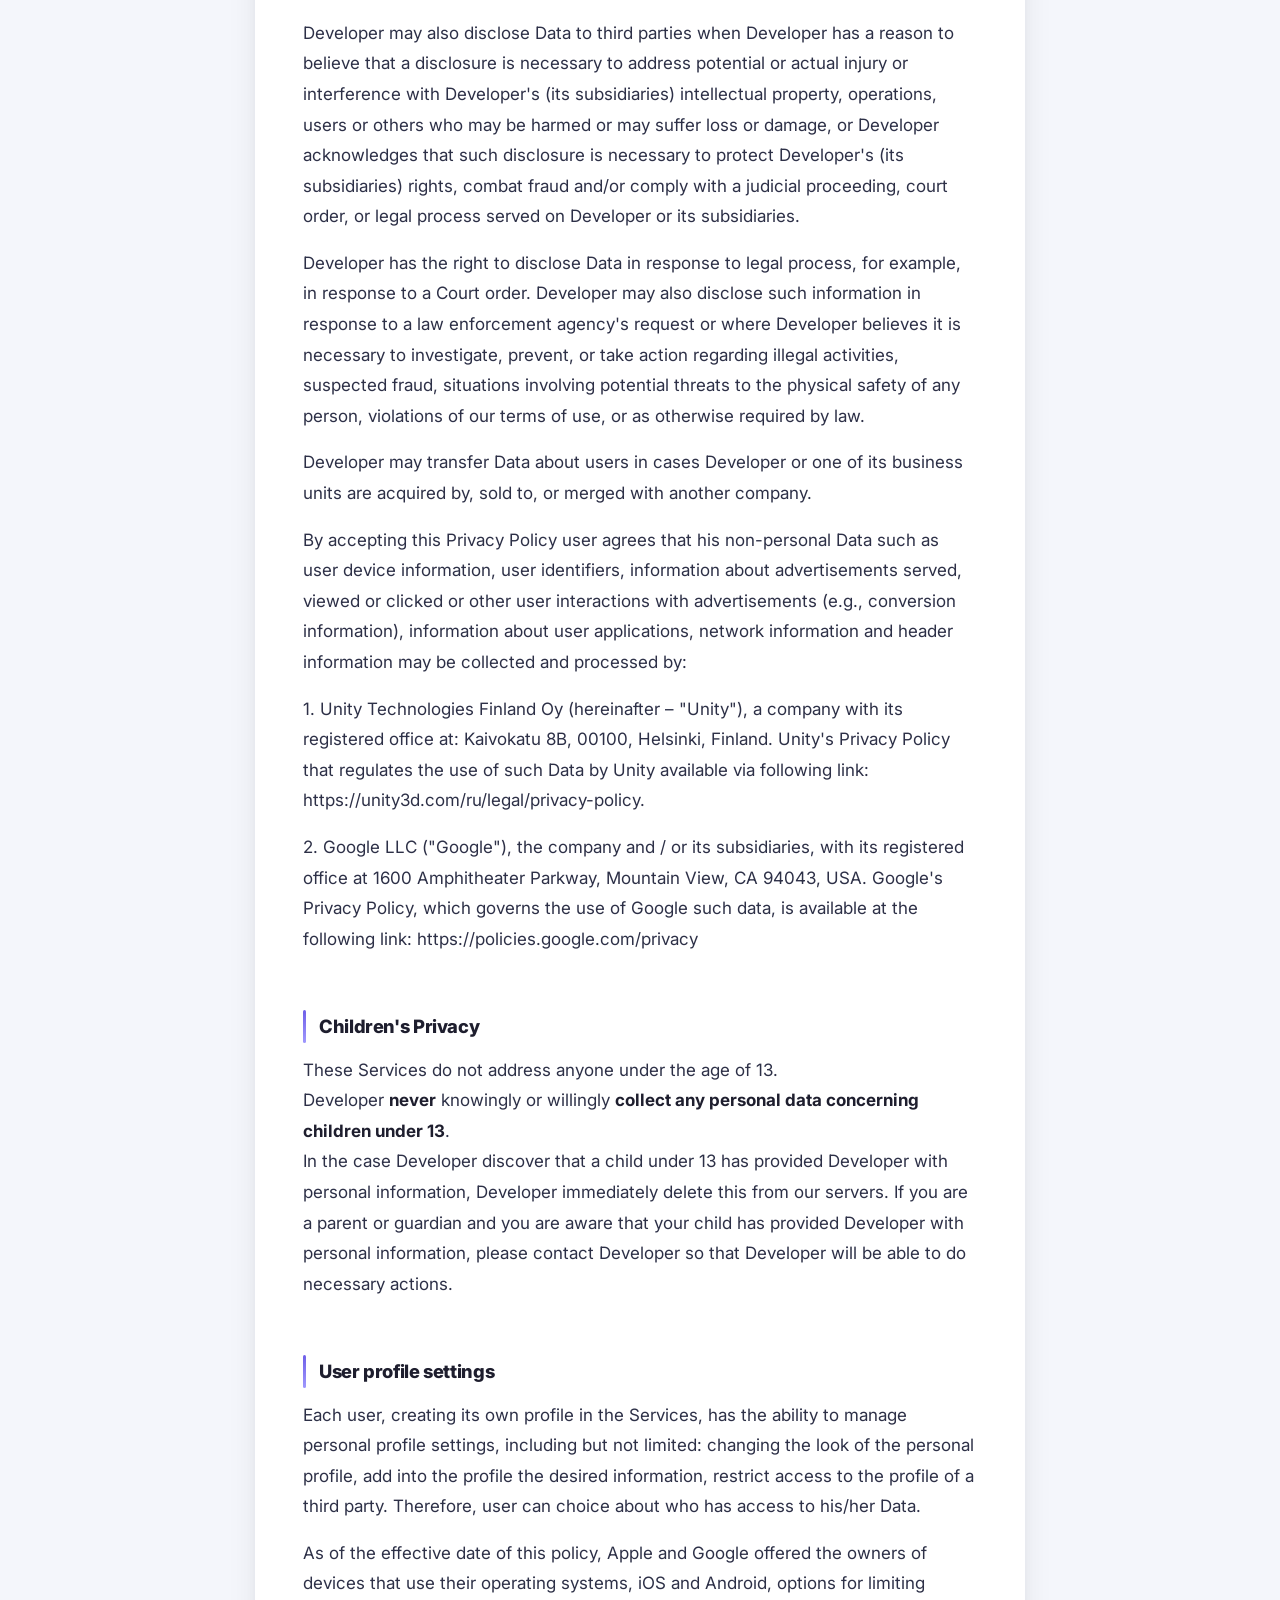
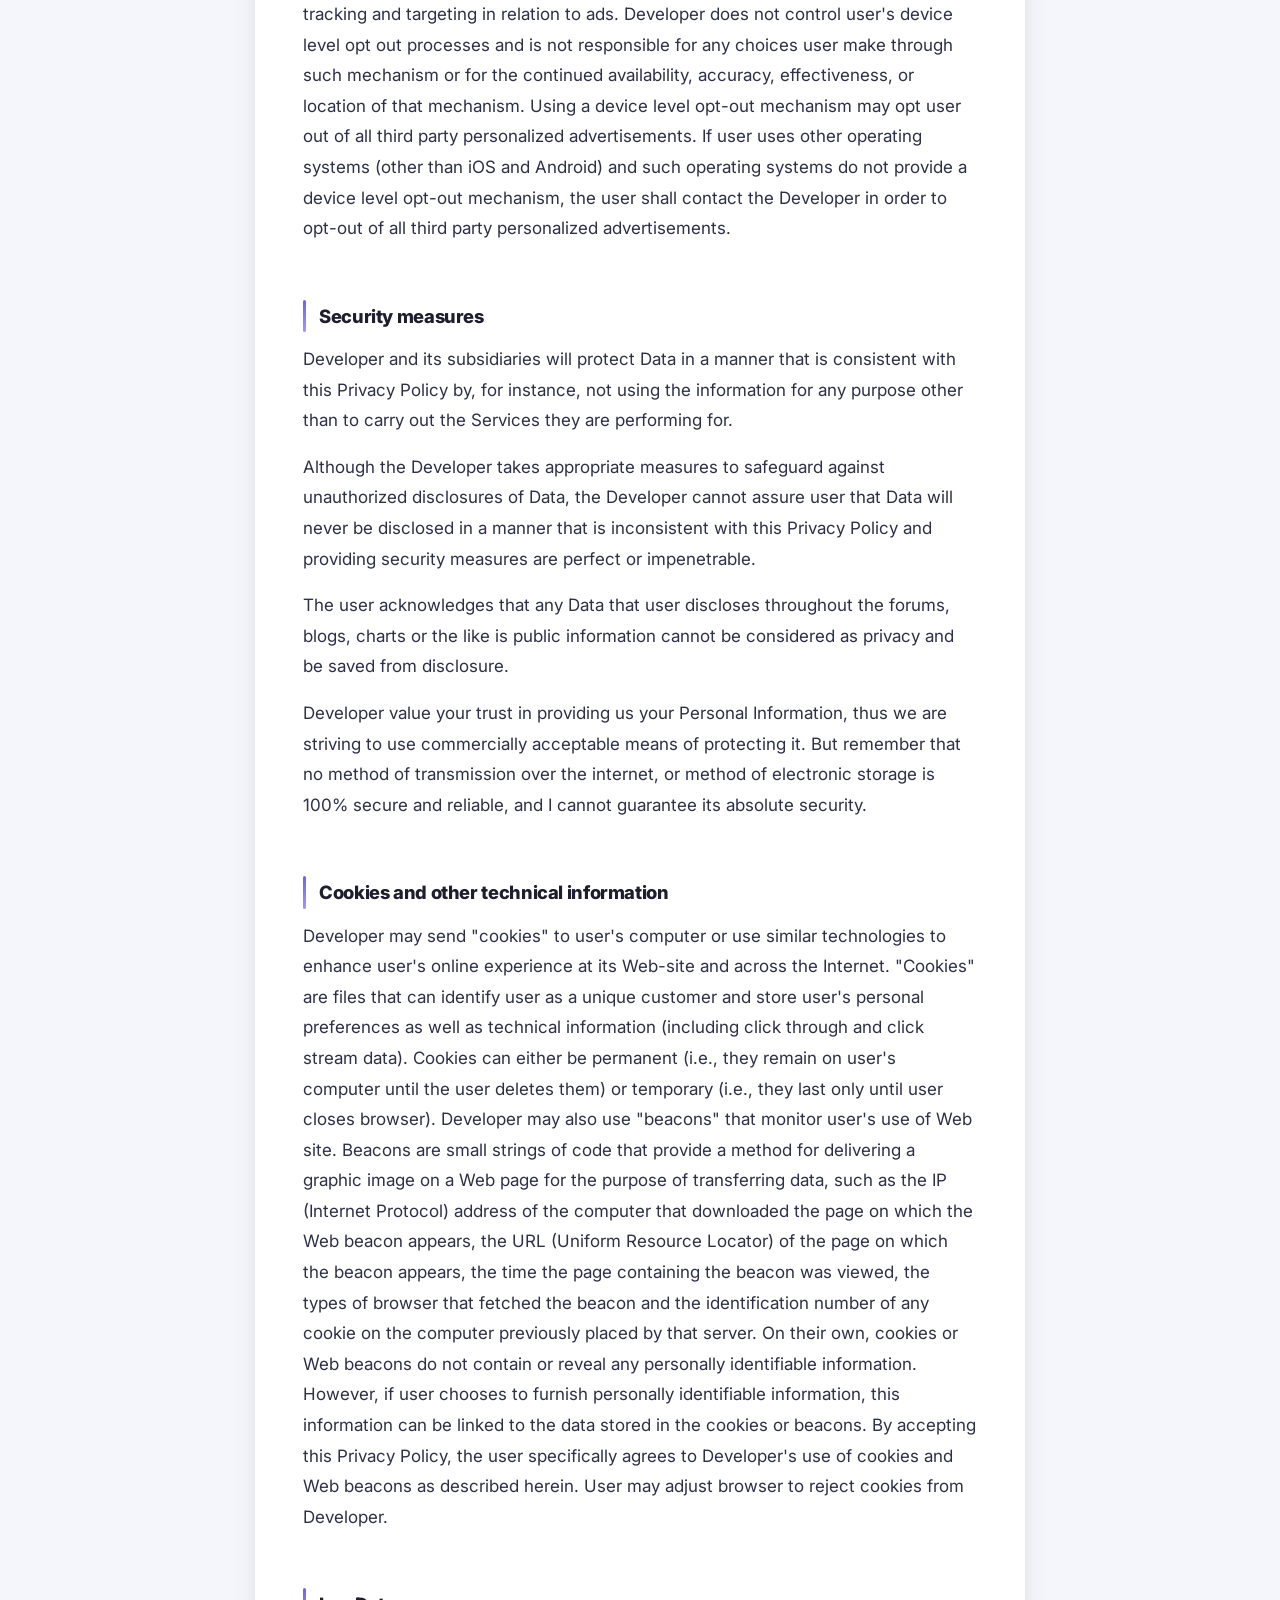
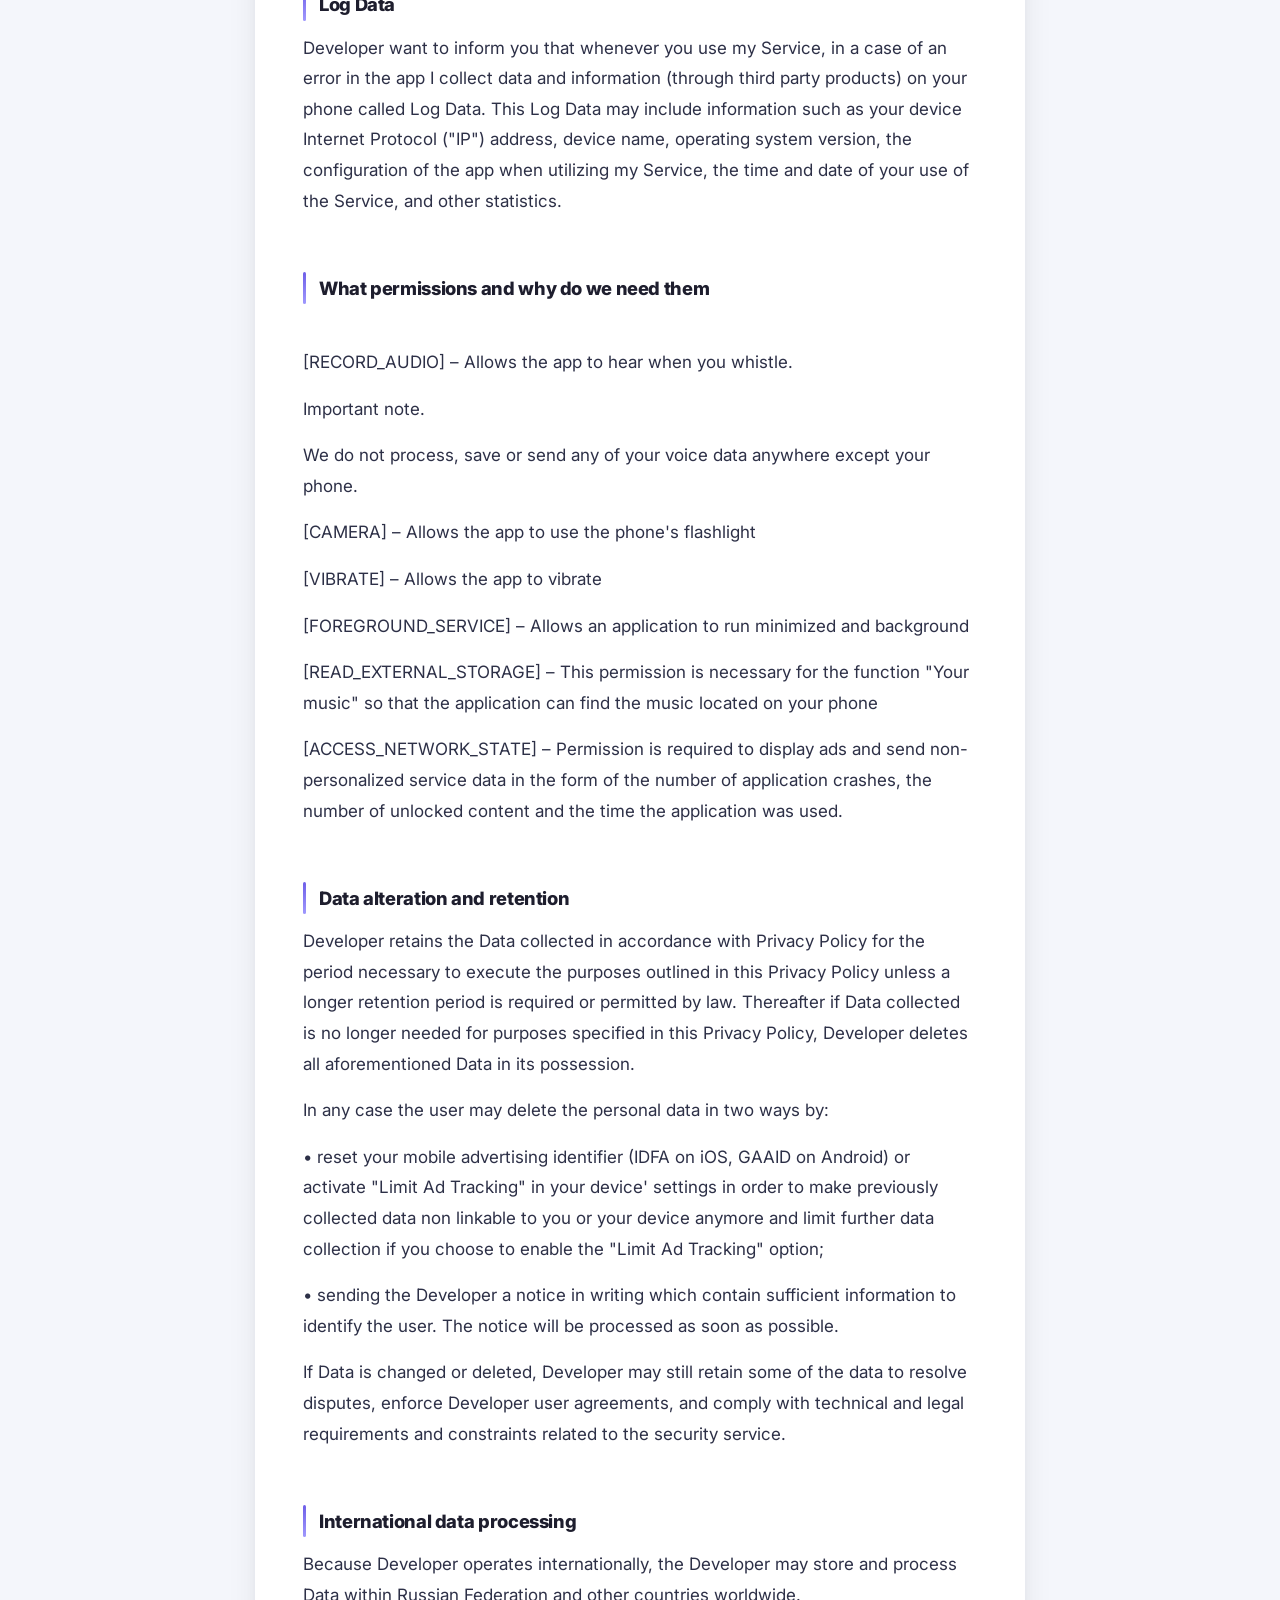
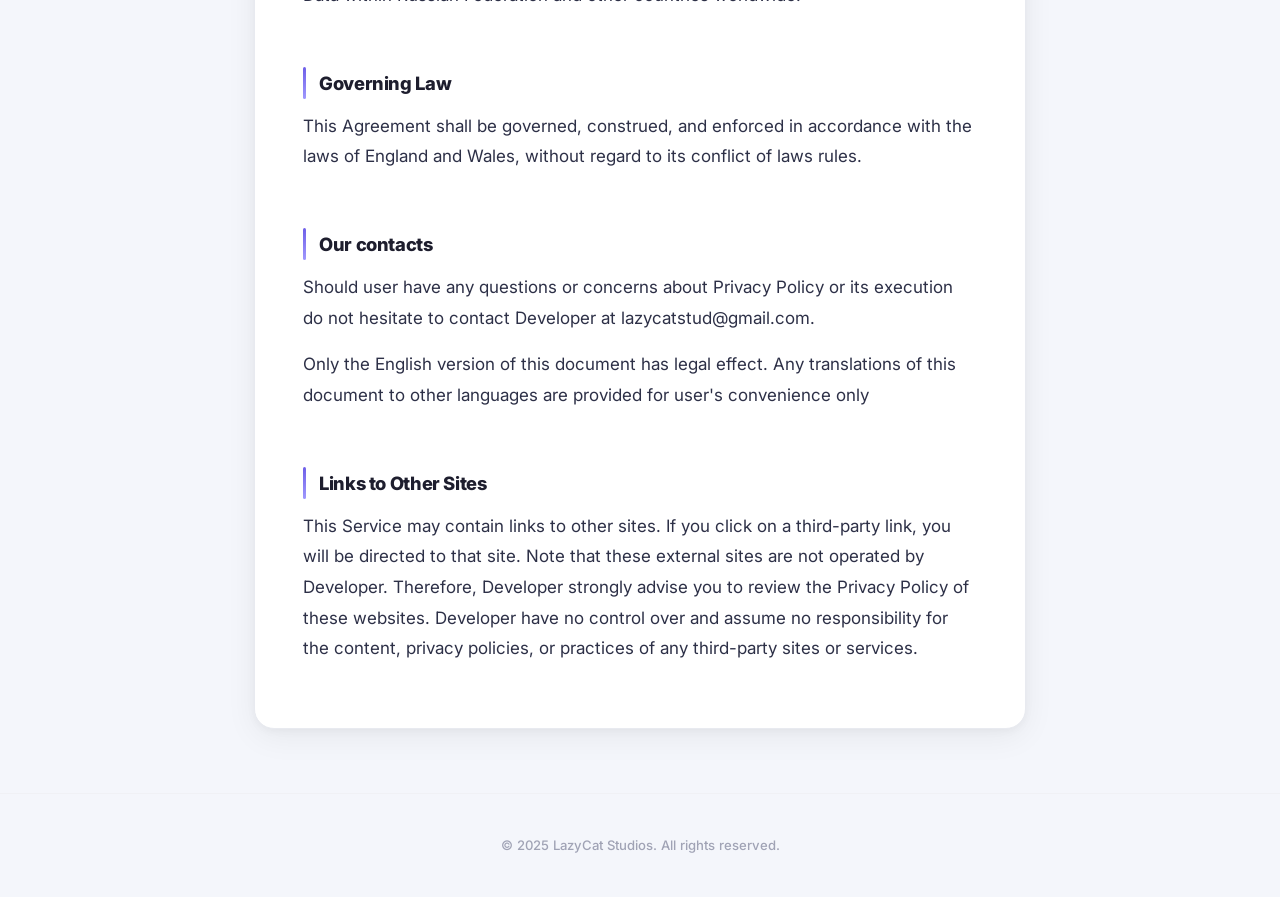
<file: voice/privacy-policy/index.html>
<!DOCTYPE html>
<html lang="en">
<head>
  <meta charset="UTF-8">
  <meta name="viewport" content="width=device-width, initial-scale=1.0">
  <meta name="theme-color" content="#1e1e2e">
  <title>Privacy Policy — Voice | LazyCat Studios</title>
  <link rel="stylesheet" href="../../style.css">
</head>
<body>
  <header class="site-header">
    <div class="site-header__inner">
      <a href="/" class="site-header__brand">LazyCat Studios</a>
      <nav class="site-header__nav"><a href="/">Home</a></nav>
    </div>
  </header>
  <main class="page-wrapper">
    <nav class="breadcrumb">
      <a href="/">Home</a><span class="breadcrumb__sep">/</span>
      <span>Voice — Privacy Policy</span>
    </nav>
    <article class="document">
      <h1 class="document__title">Privacy Policy — Voice</h1>
      <p class="document__meta">Last updated: 25/11/2023</p>

<p>Changes were introduced in connection with the update of the Web-site and Developer's account.&nbsp;</p>

<h2>The introduction</h2>

<p>The developer of mobile applications named «Next Day Games  in Google Play Store value the privacy and security of the information that user shares by using Developer's games, mobile applications, web-site https://lazycatstud.github.io/ ("Web-site"), game portals, game forums, chat rooms of the games and other related services (together hereinafter – "Services"). Further under the text "User" – an individual who uses the Developer's applications at&nbsp;</p>

<ol><li><a rel="noreferrer noopener" href="https://play.google.com/store/apps/details?id=com.lazycat.findphonespeech" target="_blank">https://play.google.com/store/apps/details?id=com.lazycat.findphonespeech</a> ("Application")</li><li><a rel="noreferrer noopener" href="https://play.google.com/store/apps/details?id=com.lazycat.whistleflashlight" target="_blank">https://play.google.com/store/apps/details?id=com.lazycat.whistleflashlight</a> ("Application")</li><li><a rel="noreferrer noopener" href="https://play.google.com/store/apps/details?id=com.lazycat.findphonealarm" target="_blank">https://play.google.com/store/apps/details?id=com.lazycat.findphonealarm</a> ("Application")</li><li><a rel="noreferrer noopener" href="https://play.google.com/store/apps/details?id=com.duet.color.light" target="_blank">https://play.google.com/store/apps/details?id=com.duet.color.light </a>("Application")</li><li><a rel="noreferrer noopener" href="https://play.google.com/store/apps/details?id=com.battery.sound" target="_blank">https://play.google.com/store/apps/details?id=com.battery.sound</a>("Application")</li><li><a href="https://play.google.com/store/apps/details?id=com.battery.percent" target="_blank" rel="noreferrer noopener">https://play.google.com/store/apps/details?id=com.battery.percent</a>("Application")</li></ol>

<p>The Privacy Policy describes the way that Developer collects, shares, protects, or otherwise uses user's information.</p>

<p>By using Services user fully agrees and obliged to comply with the terms and conditions of this Privacy Policy and explicitly consent to use his/her information in accordance with the Privacy Policy.&nbsp;</p>

<p>Developer reserves the rights on its sole discretion to update the Privacy Policy at any reasonable time by placing a new version on Web site. Therefore, Developer encourages user to periodically check back and review this Privacy Policy so that user always will keep abreast and know the changes.&nbsp;</p>

<h2>The Data Developer collects</h2>

<p>The information ("Data") that Developer collects includes the data which does not directly enable Developer to identify any user as an individual ("non-personal data") and information which may identify a user ("personal data"). Developer may use tools or third party analytical software to automatically collect and use certain Data. The types of the non-personal data Developer may collect and use include, but are not limited to:&nbsp;</p>

<p>(a) device properties, including, but not limited to unique device identifier or other device identifier;&nbsp;</p>

<p>(b) device software platform and firmware;&nbsp;</p>

<p>(c) geographical data such as zip code, area code and location;&nbsp;</p>

<p>(d) game score and achievements;&nbsp;</p>

<p>(e) e-mail address;&nbsp;</p>

<p>(f) some specific information about end-user that indirectly may referred to the individual, including any data related to user experience;&nbsp;</p>

<p>(g) type of operating system end-users are using;&nbsp;</p>

<p>(h) data of end-user services Internet provider (IP address) and/or&nbsp;</p>

<p>(i) other data as reasonably required by Developer to enhance Services.&nbsp;</p>

<p>If user arrives at the Website via a link from another website, the URL of the linking website and the URL of any website that user links to next will also be collected.&nbsp;</p>

<p>Likely situation when users provide the Developer with information which may (in total) identify a user, including but not limited to user's name, e-mail address, phone number, photo or other image, sex, birth date, address and etc. By providing a personal data, the user consent that the Developer have the right to collect and process the personal data for the purpose of analyzing usage of the Developer's Services, advertisement serving, develop the Services, providing customer and technical support, to send notice and etc. The Developer has the right to combine personal and non-personal data.&nbsp;</p>

<p>Developer does not verify correctness and cannot be able to examine of any user's personal data.&nbsp;</p>

<p>Developer may collect Data that users share with Developer and Data that Developer gets from user's use of Services including Data that may be accessible via a third party platform, web application or any other service.&nbsp;</p>

<p>Developer may use user's e-mail address to contact user to know user's opinion about the Services and to inform user about Developer's new and special offers. User's e-mail may be used to send to user any goods or merchandise as a promotional items. If user no longer wishes to receive such promotional materials, such user can at any time opt out of receiving it by sending an email to Developer.</p>

<p>The app does use third party services that may collect information used to identify you.</p>

<p>Link to privacy policy of third party service providers used by the application</p>

<h2>​Advertising networks</h2>

<p>Those partners allow the Developer to use advertising in the applications. Partners usually collect data with their own SDKs (Software Development Kits). Here is a list of the partners that have advertising SDKs in Developer's applications, with links to their own privacy policies which will provide more information about what data the partners use and how:</p>

<ul><li><a href="https://support.google.com/admob/answer/6128543?hl=en">AdMob</a></li><li><a href="https://unity3d.com/ru/legal/privacy-policy">Unity</a></li><li><a href="https://www.appodeal.com/home/privacy-policy/">AppoDeal</a></li><li><a rel="noreferrer noopener" href="https://developers.ironsrc.com/ironsource-mobile/air/ironsource-mobile-privacy-policy" data-type="URL" data-id="https://developers.ironsrc.com/ironsource-mobile/air/ironsource-mobile-privacy-policy" target="_blank">ironSource Mobile Ltd</a></li><li><a href="https://www.facebook.com/about/privacy">Facebook</a></li><li><a href="https://www.applovin.com/privacy">AppLovin</a></li><li><a href="https://vungle.com/privacy">Vungle</a></li><li><a href="https://www.adcolony.com/privacy-policy">AdColony</a></li><li><a href="https://www.smaato.com/privacy">Smaato</a></li><li><a href="https://www.startapp.com/privacy/">StartApp</a></li><li><a href="https://yandex.com/legal/confidential/">Yandex Advertising Network</a></li><li><a href="https://legal.my.com/us/mytarget/privacy">MyTarget</a></li><li><a href="https://consumer.huawei.com/ru/privacy/privacy-policy">Ads Kit</a></li><li><a href="https://www.inmobi.com/privacy-policy">InMobi</a></li><li><a href="https://www.hyprmx.com/pp">Hyprmx</a></li></ul>

<h2>Analytic platforms</h2>

<p>Those partners allow the Developer to use analytics in the applications. Partners usually collect data with their own SDKs (Software Development Kits). Here is a list of the partners that have analytical SDKs in Developer's applications, with links to their own privacy policies which will provide more information about what data the partners use and how:</p>

<ul id="block-68e3c02e-ff10-4dc8-b122-c8df6c490add"><li><a href="https://www.google.com/policies/privacy/">Google Play Services</a></li><li><a href="https://firebase.google.com/policies/analytics">Firebase Analytics</a></li><li><a href="https://firebase.google.com/terms/crashlytics">Firebase Crashlytics</a>&nbsp;</li></ul>

<h2>The reasons that Developer collects Data</h2>

<p>Developer uses this information in the aggregate to manage and provide the Services and products taking into account the available functionality, also to analyze usage of the Services. The information also helps Developer to improve quality of its Services and products, provide customize communications and advertising.</p>

<h2>Disclosure and Transfer of Data</h2>

<p>Developer may use the collected Data to analyze usage of the Services, advertising serving, managing and providing the Services and products. For these purposes Developer may disclose Data to partners with whom the Developer has contractual obligations and/or which have their own specific serving technologies and payment services. The providers of payment service have the right to process Data for the purpose of the offering of the payment-transaction service whenever user purchases something in regards to the Services. In particular, Developer may entrust processing of information about payment methods to third-party payment service providers who comply with PCI DSS (Payment Card Industry Data Security Standard). User acknowledges and agrees that the analytics utilized by Developer's partners may combine the Data collected with other information they have independently collected from other services or products relating to user activities. These partners collect and use information under their own privacy policies. They may not use user's Data for their own marketing purposes.&nbsp;</p>

<p>Developer may also disclose Data to third parties when Developer has a reason to believe that a disclosure is necessary to address potential or actual injury or interference with Developer's (its subsidiaries) intellectual property, operations, users or others who may be harmed or may suffer loss or damage, or Developer acknowledges that such disclosure is necessary to protect Developer's (its subsidiaries) rights, combat fraud and/or comply with a judicial proceeding, court order, or legal process served on Developer or its subsidiaries.&nbsp;</p>

<p>Developer has the right to disclose Data in response to legal process, for example, in response to a Court order. Developer may also disclose such information in response to a law enforcement agency's request or where Developer believes it is necessary to investigate, prevent, or take action regarding illegal activities, suspected fraud, situations involving potential threats to the physical safety of any person, violations of our terms of use, or as otherwise required by law.&nbsp;</p>

<p>Developer may transfer Data about users in cases Developer or one of its business units are acquired by, sold to, or merged with another company.&nbsp;</p>

<p>By accepting this Privacy Policy user agrees that his non-personal Data such as user device information, user identifiers, information about advertisements served, viewed or clicked or other user interactions with advertisements (e.g., conversion information), information about user applications, network information and header information may be collected and processed by:&nbsp;</p>

<p>1. Unity Technologies Finland Oy (hereinafter – "Unity"), a company with its registered office at: Kaivokatu 8B, 00100, Helsinki, Finland. Unity's Privacy Policy that regulates the use of such Data by Unity available via following link: https://unity3d.com/ru/legal/privacy-policy.&nbsp;</p>

<p>2. Google LLC ("Google"), the company and / or its subsidiaries, with its registered office at 1600 Amphitheater Parkway, Mountain View, CA 94043, USA. Google's Privacy Policy, which governs the use of Google such data, is available at the following link: https://policies.google.com/privacy&nbsp;</p>

<h2>Children's Privacy</h2>

<p>These Services do not address anyone under the age of 13. <br>Developer <strong>never</strong> knowingly or willingly <strong>collect any personal data concerning children under&nbsp;13</strong>. <br>In the case Developer discover that a child under 13 has provided Developer with personal information, Developer immediately delete this from our servers. If you are a parent or guardian and you are aware that your child has provided Developer with personal information, please contact Developer so that Developer will be able to do necessary actions.</p>

<h2>User profile settings</h2>

<p>Each user, creating its own profile in the Services, has the ability to manage personal profile settings, including but not limited: changing the look of the personal profile, add into the profile the desired information, restrict access to the profile of a third party. Therefore, user can choice about who has access to his/her Data.&nbsp;</p>

<p>As of the effective date of this policy, Apple and Google offered the owners of devices that use their operating systems, iOS and Android, options for limiting tracking and targeting in relation to ads. Developer does not control user's device level opt out processes and is not responsible for any choices user make through such mechanism or for the continued availability, accuracy, effectiveness, or location of that mechanism. Using a device level opt-out mechanism may opt user out of all third party personalized advertisements. If user uses other operating systems (other than iOS and Android) and such operating systems do not provide a device level opt-out mechanism, the user shall contact the Developer in order to opt-out of all third party personalized advertisements.&nbsp;</p>

<h2>Security measures</h2>

<p>Developer and its subsidiaries will protect Data in a manner that is consistent with this Privacy Policy by, for instance, not using the information for any purpose other than to carry out the Services they are performing for.&nbsp;</p>

<p>Although the Developer takes appropriate measures to safeguard against unauthorized disclosures of Data, the Developer cannot assure user that Data will never be disclosed in a manner that is inconsistent with this Privacy Policy and providing security measures are perfect or impenetrable.&nbsp;</p>

<p>The user acknowledges that any Data that user discloses throughout the forums, blogs, charts or the like is public information cannot be considered as privacy and be saved from disclosure.</p>

<p>Developer value your trust in providing us your Personal Information, thus we are striving to use commercially acceptable means of protecting it. But remember that no method of transmission over the internet, or method of electronic storage is 100% secure and reliable, and I cannot guarantee its absolute security.</p>

<h2>Cookies and other technical information</h2>

<p>Developer may send "cookies" to user's computer or use similar technologies to enhance user's online experience at its Web-site and across the Internet. "Cookies" are files that can identify user as a unique customer and store user's personal preferences as well as technical information (including click through and click stream data). Cookies can either be permanent (i.e., they remain on user's computer until the user deletes them) or temporary (i.e., they last only until user closes browser). Developer may also use "beacons" that monitor user's use of Web site. Beacons are small strings of code that provide a method for delivering a graphic image on a Web page for the purpose of transferring data, such as the IP (Internet Protocol) address of the computer that downloaded the page on which the Web beacon appears, the URL (Uniform Resource Locator) of the page on which the beacon appears, the time the page containing the beacon was viewed, the types of browser that fetched the beacon and the identification number of any cookie on the computer previously placed by that server. On their own, cookies or Web beacons do not contain or reveal any personally identifiable information. However, if user chooses to furnish personally identifiable information, this information can be linked to the data stored in the cookies or beacons. By accepting this Privacy Policy, the user specifically agrees to Developer's use of cookies and Web beacons as described herein. User may adjust browser to reject cookies from Developer.&nbsp;</p>

<h2>Log Data</h2>

<p>Developer want to inform you that whenever you use my Service, in a case of an error in the app I collect data and information (through third party products) on your phone called Log Data. This Log Data may include information such as your device Internet Protocol ("IP") address, device name, operating system version, the configuration of the app when utilizing my Service, the time and date of your use of the Service, and other statistics.</p>

<h2>What permissions and why do we need them</h2>

<p><br>
[RECORD_AUDIO] – Allows the app to hear when you whistle.</p>

<p>Important note.</p>

<p>We do not process, save or send any of your voice data anywhere except your phone.</p>

<p>[CAMERA] – Allows the app to use the phone's flashlight</p>

<p>[VIBRATE] – Allows the app to vibrate</p>

<p>[FOREGROUND_SERVICE] – Allows an application to run minimized and background</p>

<p>[READ_EXTERNAL_STORAGE] – This permission is necessary for the function "Your music" so that the application can find the music located on your phone</p>

<p>[ACCESS_NETWORK_STATE] – Permission is required to display ads and send non-personalized service data in the form of the number of application crashes, the number of unlocked content and the time the application was used.</p>

<h2>Data alteration and retention</h2>

<p>Developer retains the Data collected in accordance with Privacy Policy for the period necessary to execute the purposes outlined in this Privacy Policy unless a longer retention period is required or permitted by law. Thereafter if Data collected is no longer needed for purposes specified in this Privacy Policy, Developer deletes all aforementioned Data in its possession.&nbsp;</p>

<p>In any case the user may delete the personal data in two ways by:&nbsp;</p>

<p>• reset your mobile advertising identifier (IDFA on iOS, GAAID on Android) or activate "Limit Ad Tracking" in your device' settings in order to make previously collected data non linkable to you or your device anymore and limit further data collection if you choose to enable the "Limit Ad Tracking" option;&nbsp;&nbsp;</p>

<p>• sending the Developer a notice in writing which contain sufficient information to identify the user. The notice will be processed as soon as possible.&nbsp;</p>

<p>If Data is changed or deleted, Developer may still retain some of the data to resolve disputes, enforce Developer user agreements, and comply with technical and legal requirements and constraints related to the security service.&nbsp;</p>

<h2>International data processing</h2>

<p>Because Developer operates internationally, the Developer may store and process Data within Russian Federation and other countries worldwide.</p>

<h2>Governing Law</h2>

<p>This Agreement shall be governed, construed, and enforced in accordance with the laws of England and Wales, without regard to its conflict of laws rules.</p>

<h2>Our contacts</h2>

<p>Should user have any questions or concerns about Privacy Policy or its execution do not hesitate to contact Developer at lazycatstud@gmail.com.&nbsp;</p>

<p>Only the English version of this document has legal effect. Any translations of this document to other languages are provided for user's convenience only</p>

<h2>Links to Other Sites</h2>

<p>This Service may contain links to other sites. If you click on a third-party link, you will be directed to that site. Note that these external sites are not operated by Developer. Therefore, Developer strongly advise you to review the Privacy Policy of these websites. Developer have no control over and assume no responsibility for the content, privacy policies, or practices of any third-party sites or services.</p>

    </article>
  </main>
  <footer class="site-footer">&copy; 2025 LazyCat Studios. All rights reserved.</footer>
</body>
</html>
</file>
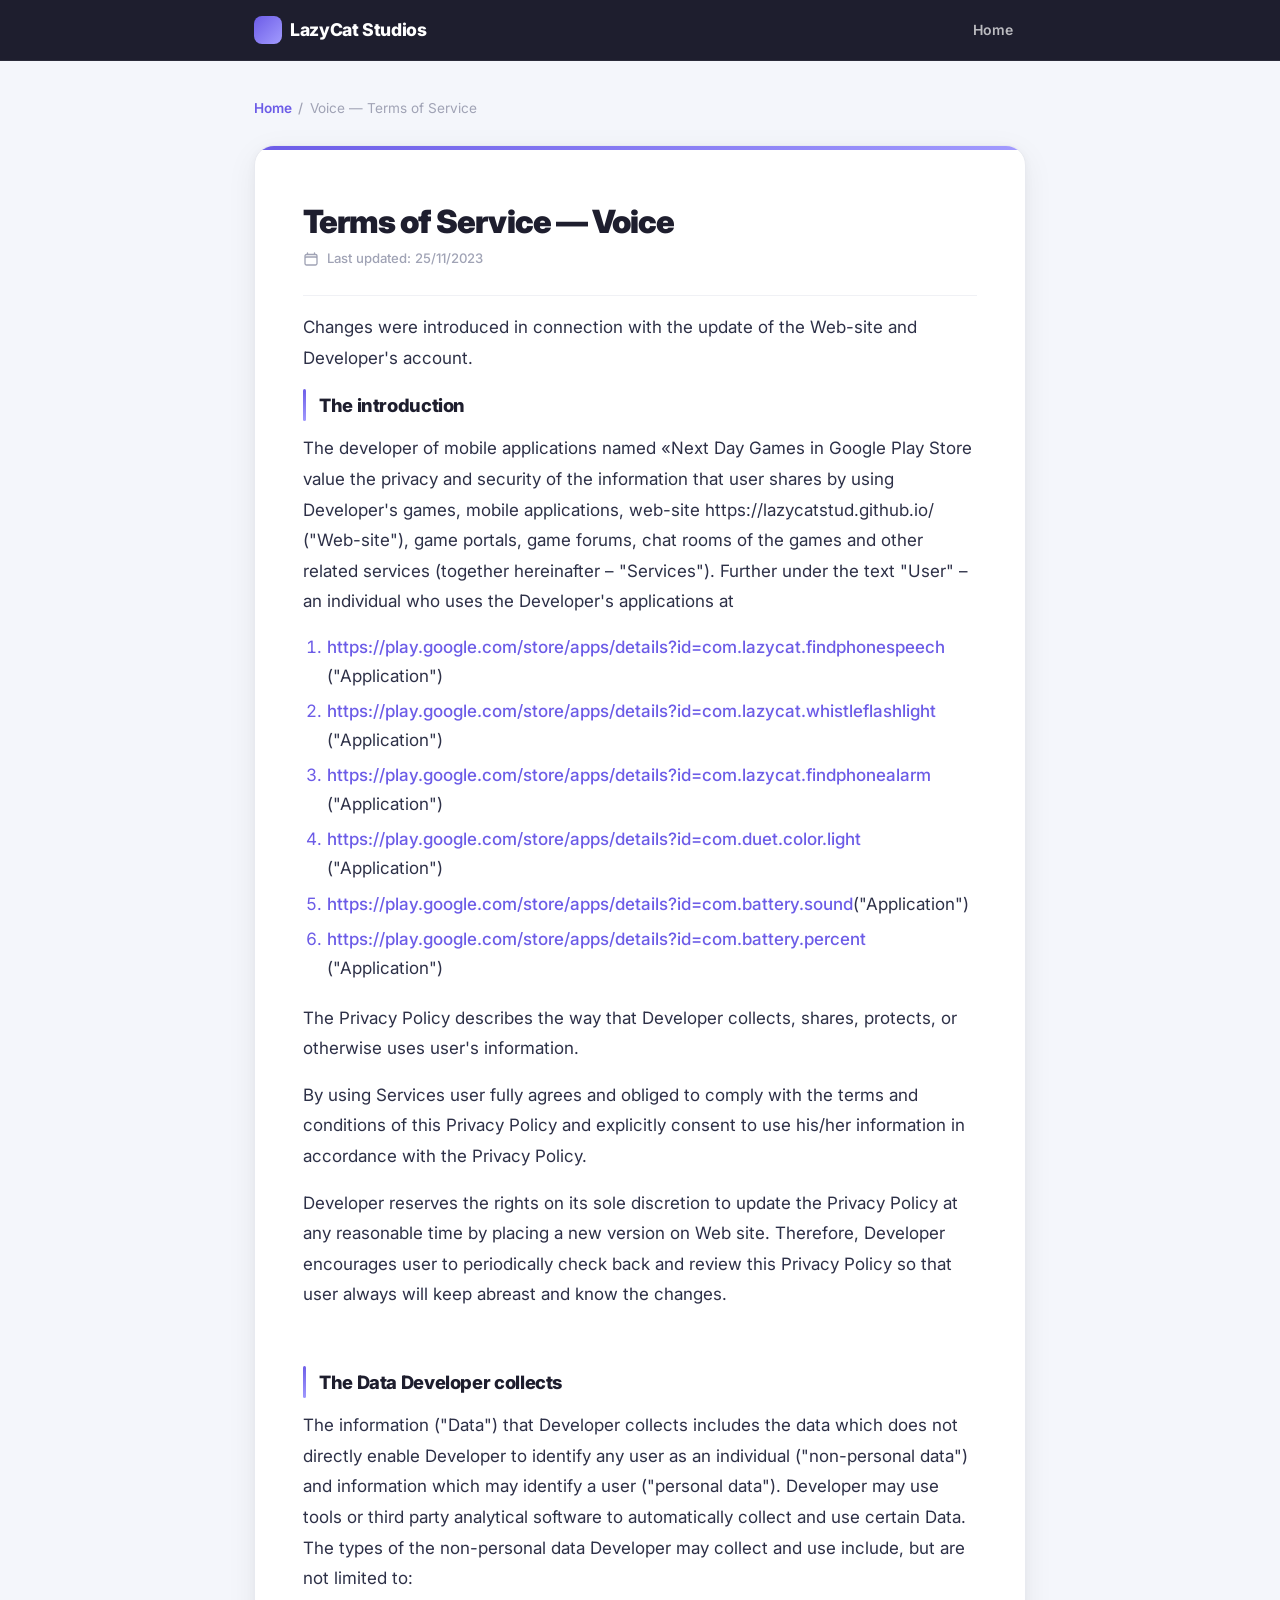
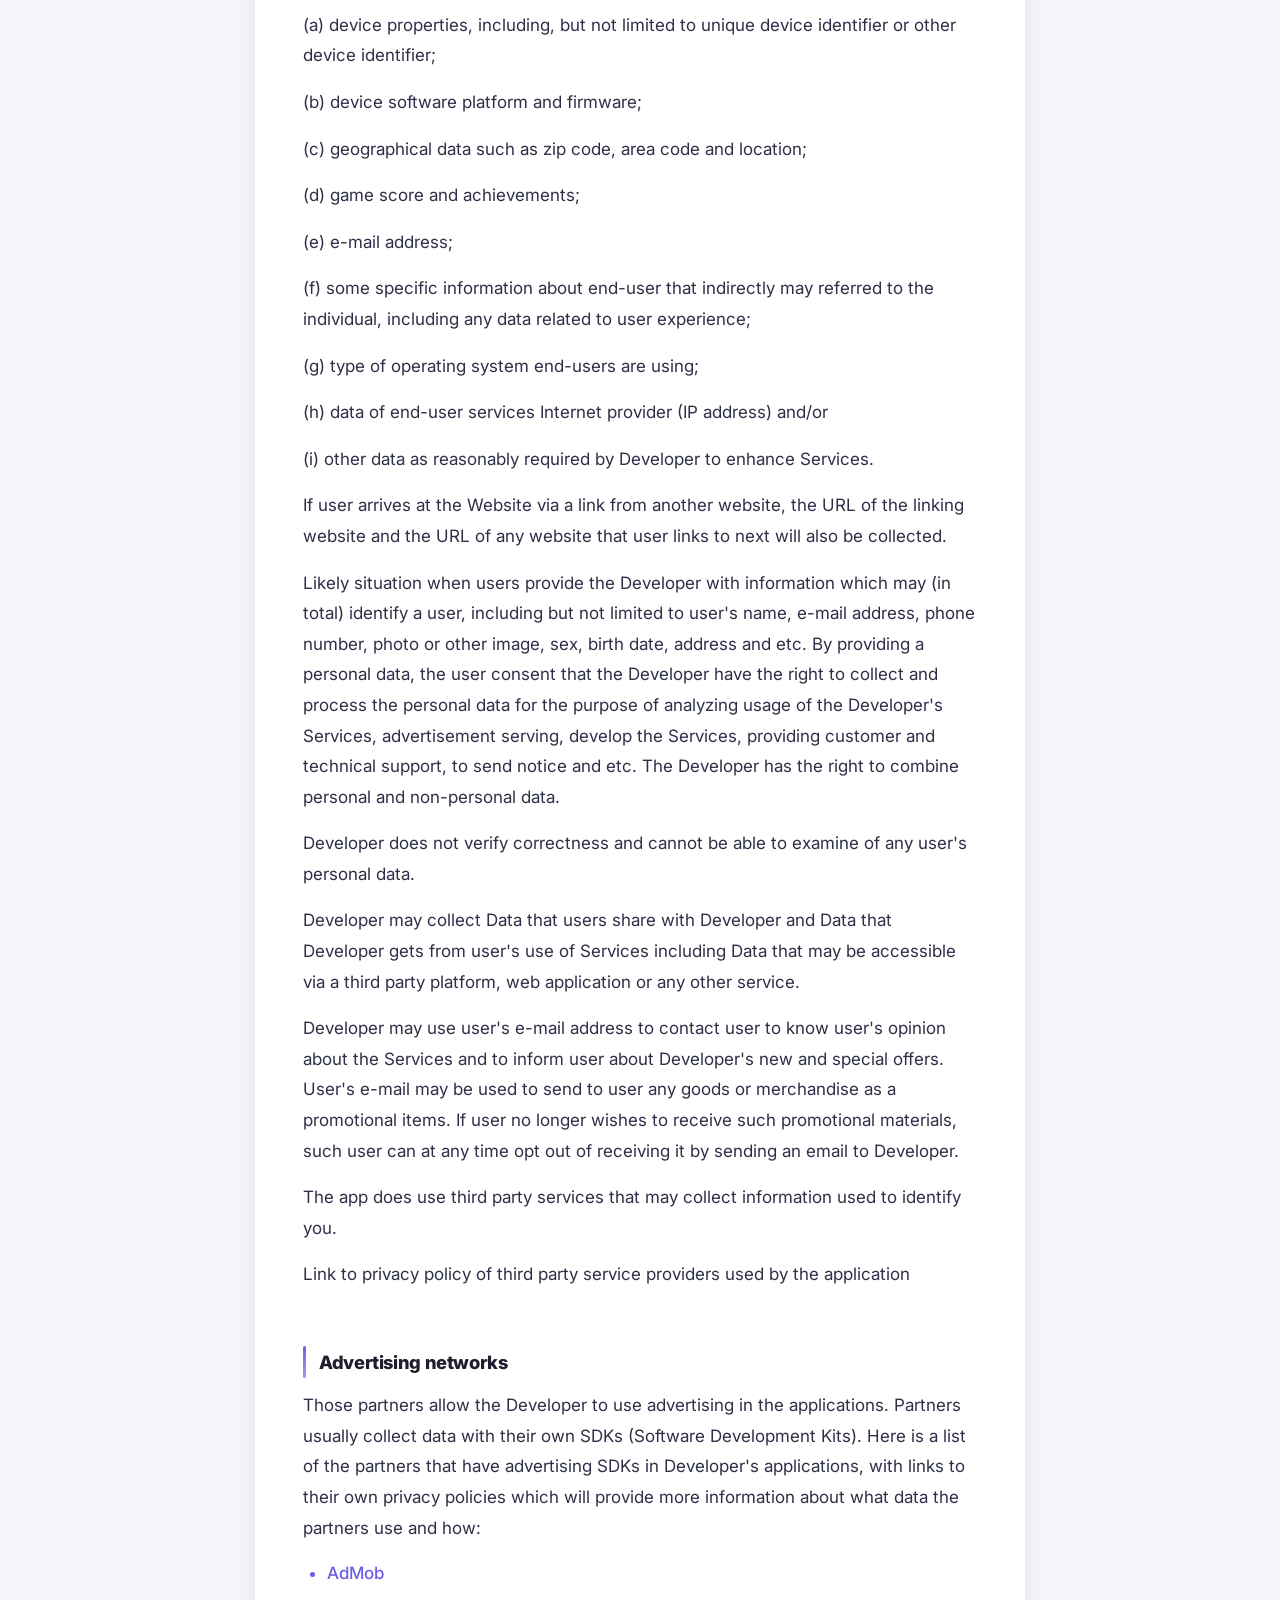
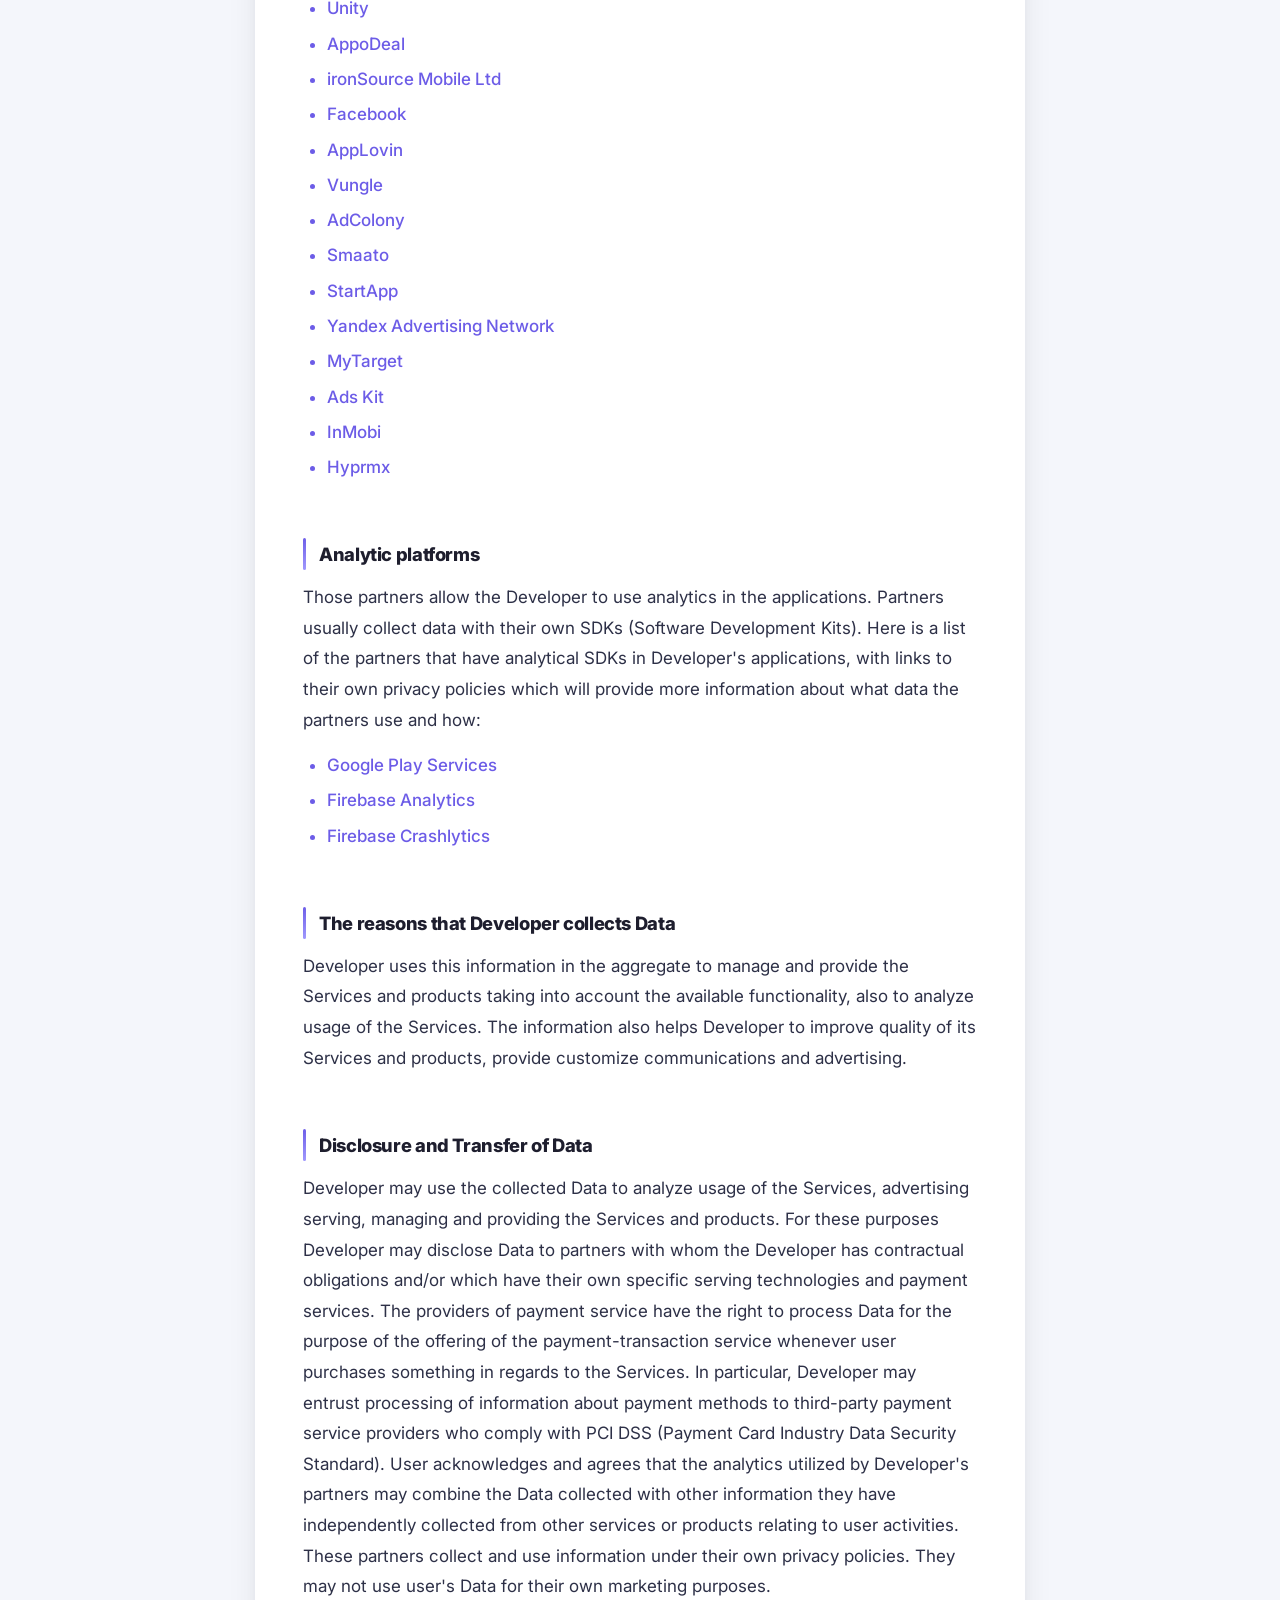
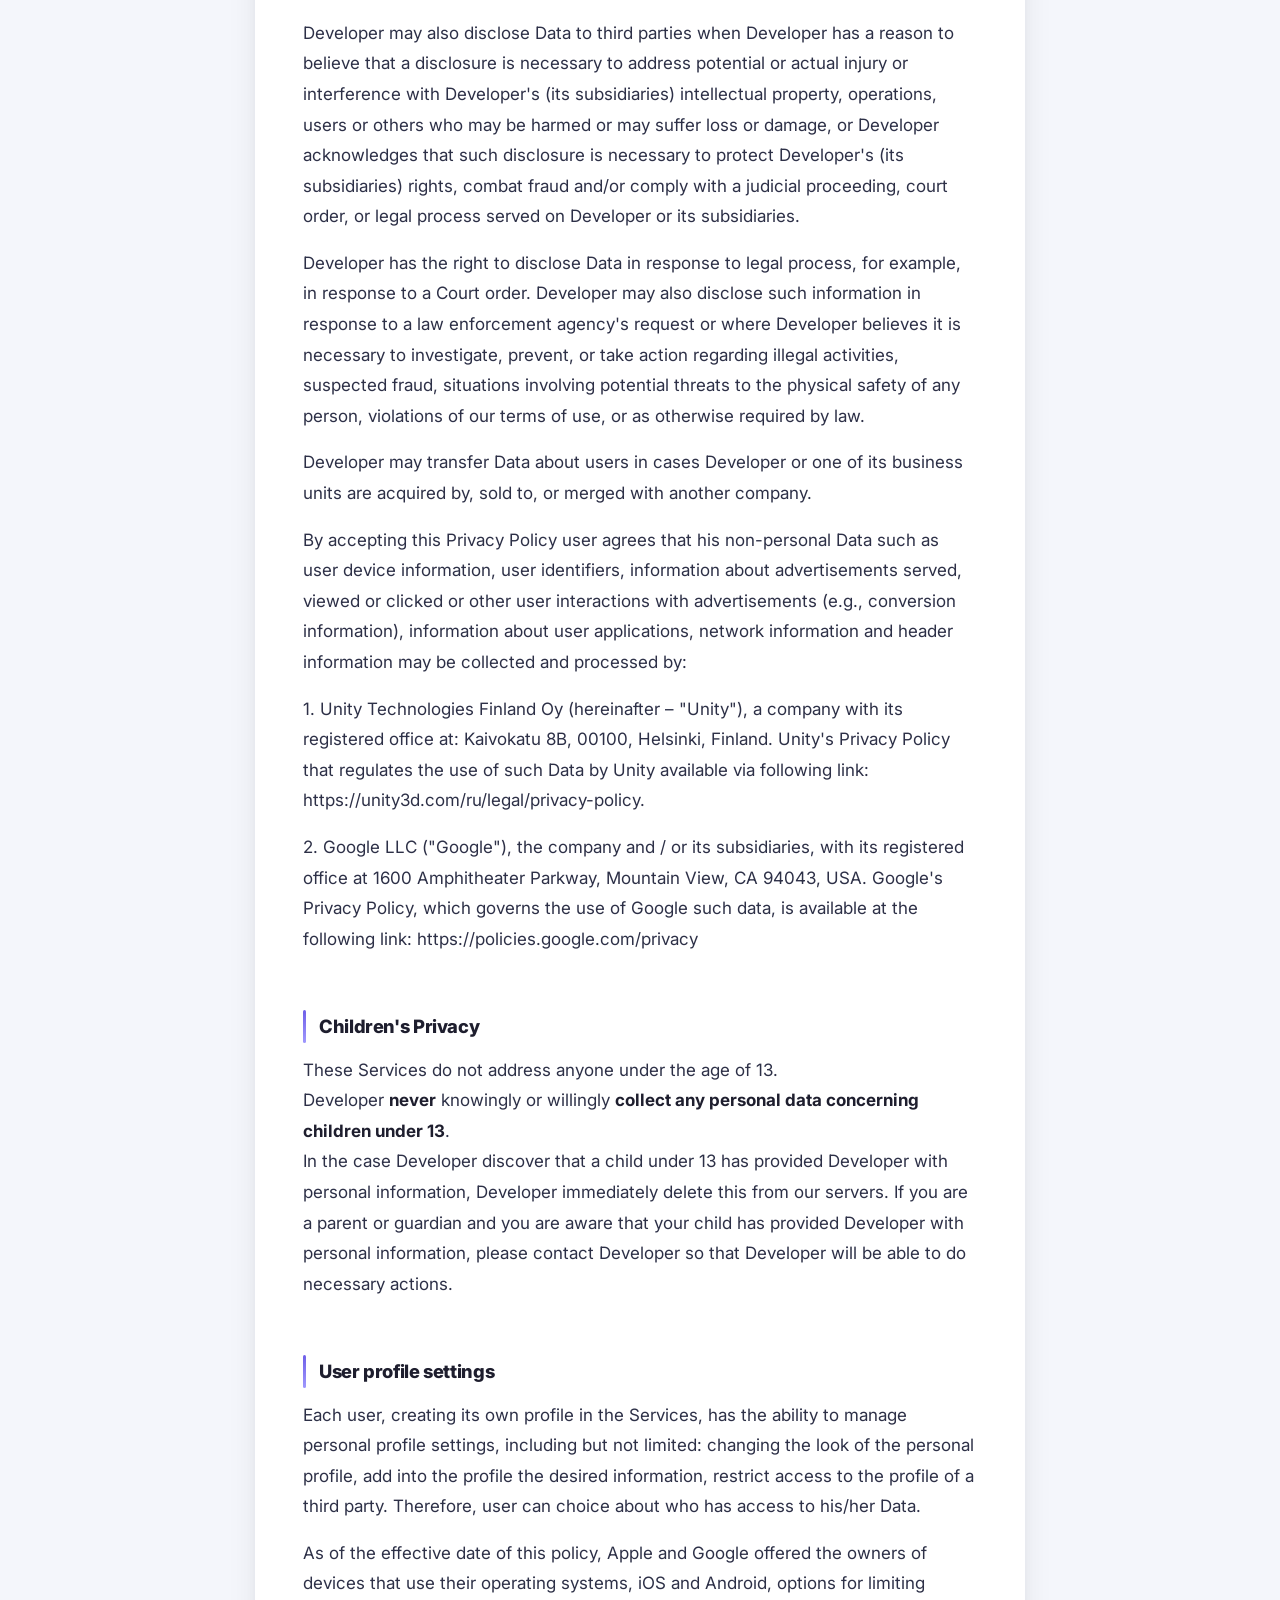
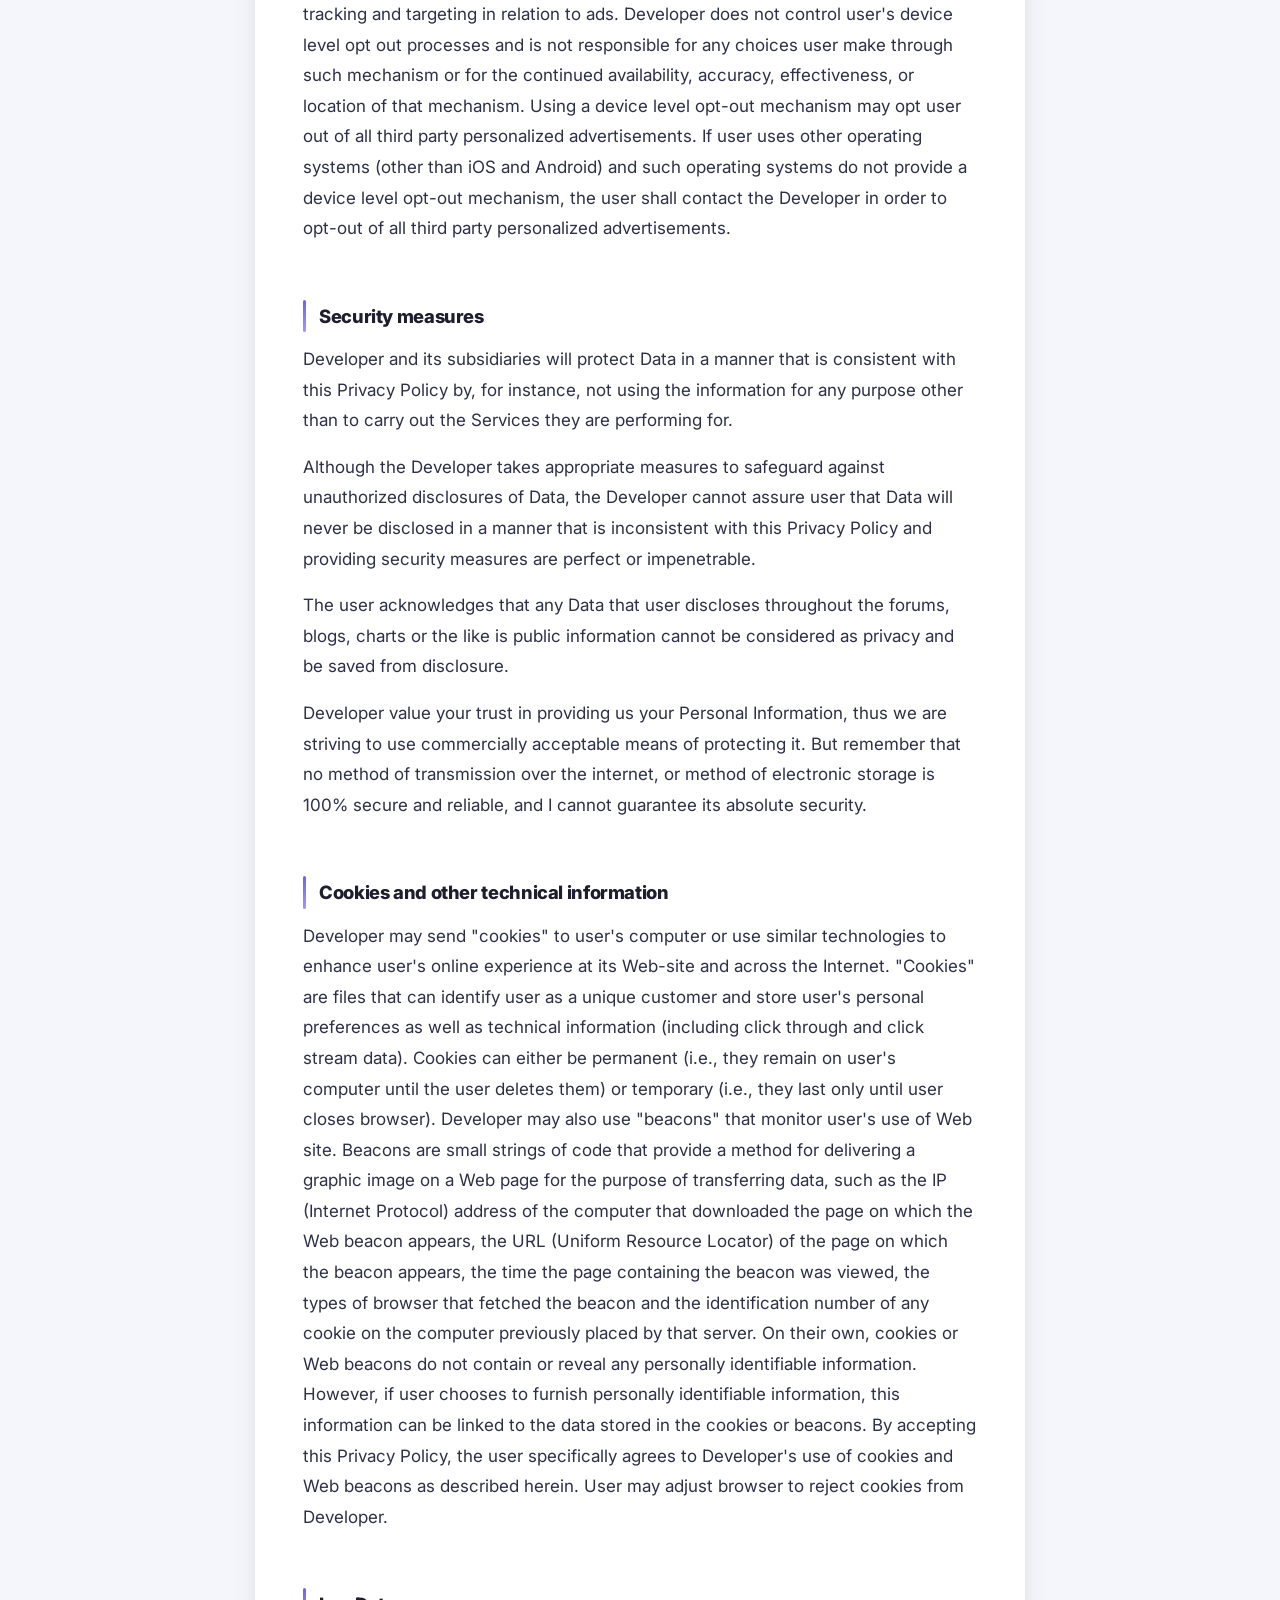
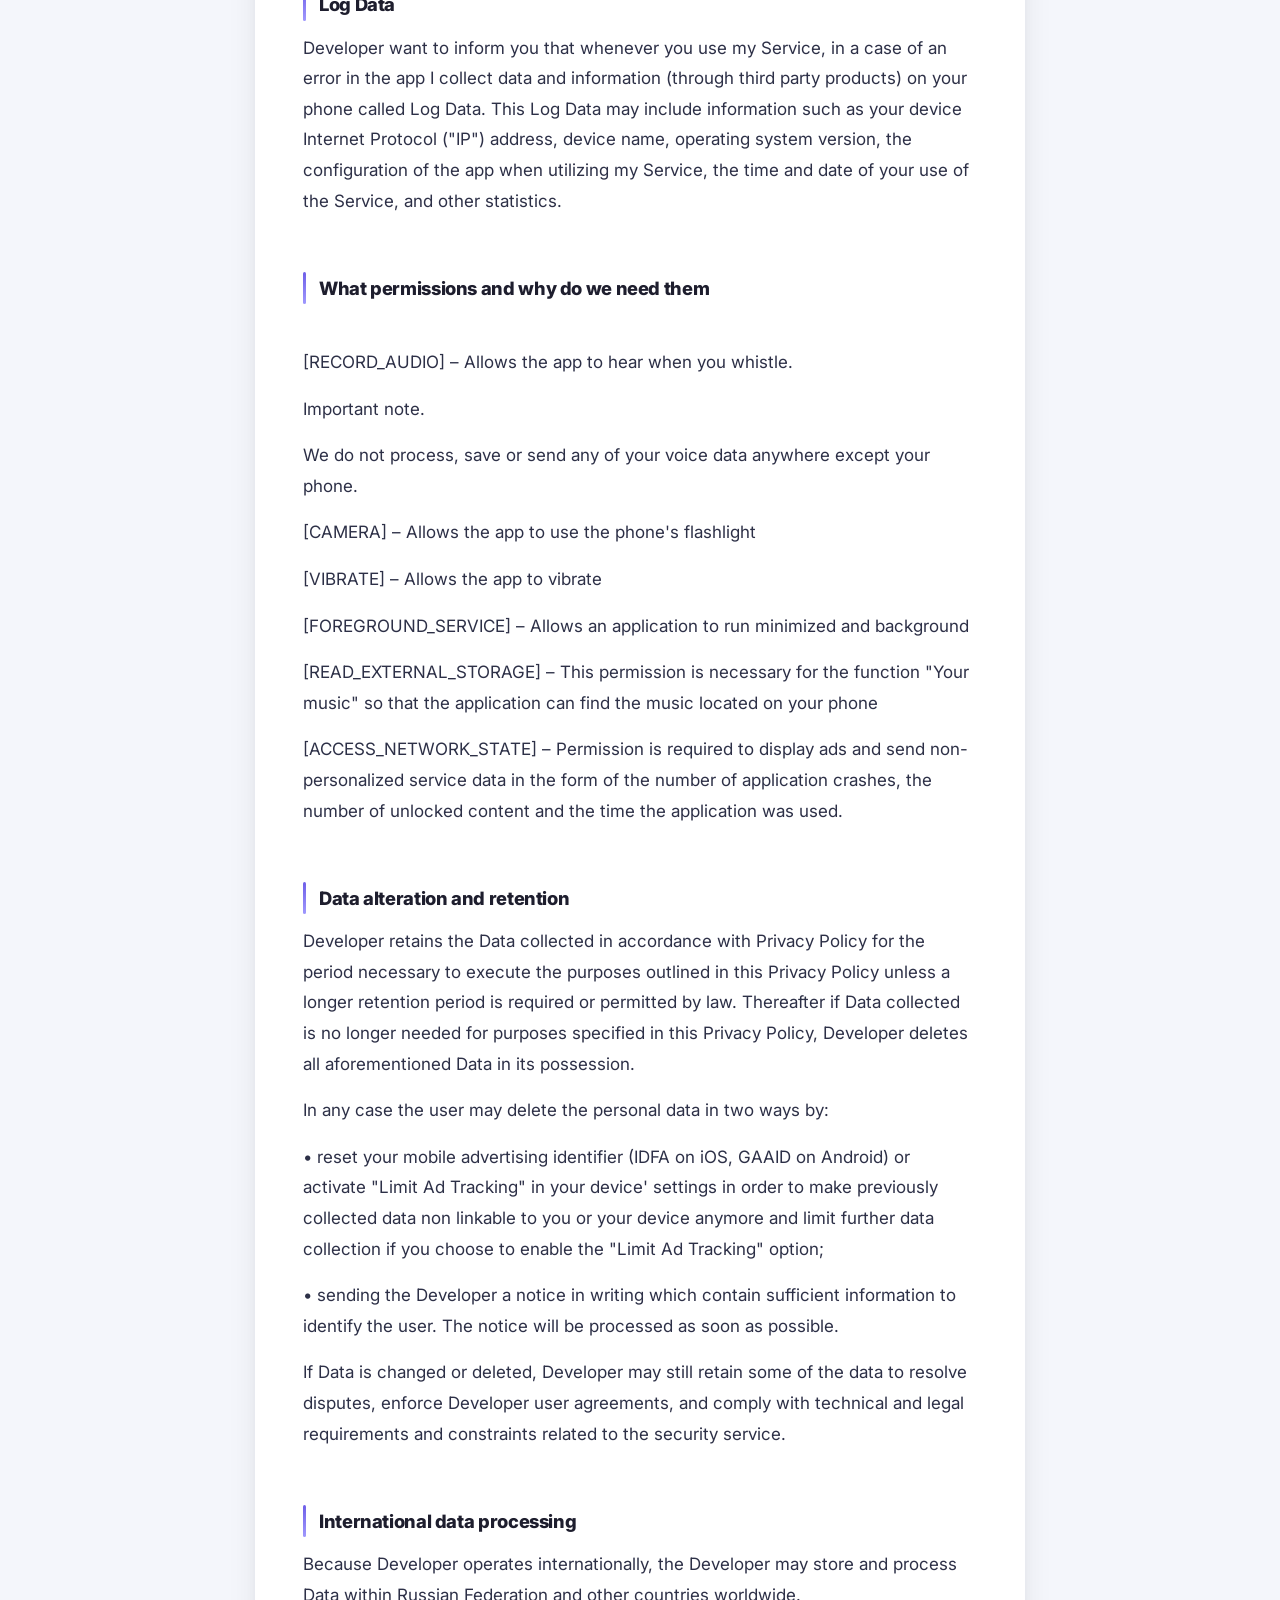
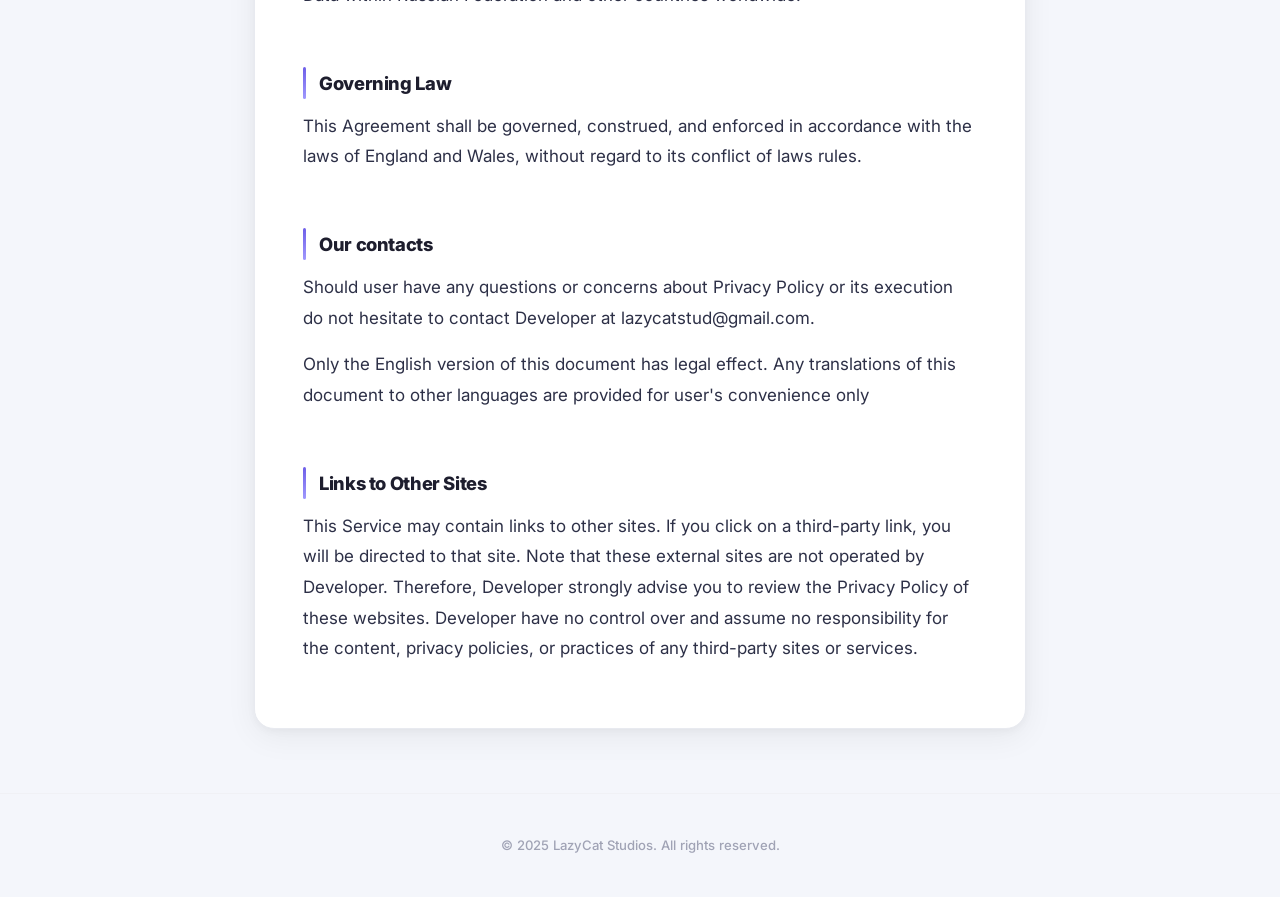
<file: voice/terms-of-service/index.html>
<!DOCTYPE html>
<html lang="en">
<head>
  <meta charset="UTF-8">
  <meta name="viewport" content="width=device-width, initial-scale=1.0">
  <meta name="theme-color" content="#1e1e2e">
  <title>Terms of Service — Voice | LazyCat Studios</title>
  <link rel="stylesheet" href="../../style.css">
</head>
<body>
  <header class="site-header">
    <div class="site-header__inner">
      <a href="/" class="site-header__brand">LazyCat Studios</a>
      <nav class="site-header__nav"><a href="/">Home</a></nav>
    </div>
  </header>
  <main class="page-wrapper">
    <nav class="breadcrumb">
      <a href="/">Home</a><span class="breadcrumb__sep">/</span>
      <span>Voice — Terms of Service</span>
    </nav>
    <article class="document">
      <h1 class="document__title">Terms of Service — Voice</h1>
      <p class="document__meta">Last updated: 25/11/2023</p>

<p>Changes were introduced in connection with the update of the Web-site and Developer's account.&nbsp;</p>

<h2>The introduction</h2>

<p>The developer of mobile applications named «Next Day Games  in Google Play Store value the privacy and security of the information that user shares by using Developer's games, mobile applications, web-site https://lazycatstud.github.io/ ("Web-site"), game portals, game forums, chat rooms of the games and other related services (together hereinafter – "Services"). Further under the text "User" – an individual who uses the Developer's applications at&nbsp;</p>

<ol><li><a rel="noreferrer noopener" href="https://play.google.com/store/apps/details?id=com.lazycat.findphonespeech" target="_blank">https://play.google.com/store/apps/details?id=com.lazycat.findphonespeech</a> ("Application")</li><li><a rel="noreferrer noopener" href="https://play.google.com/store/apps/details?id=com.lazycat.whistleflashlight" target="_blank">https://play.google.com/store/apps/details?id=com.lazycat.whistleflashlight</a> ("Application")</li><li><a rel="noreferrer noopener" href="https://play.google.com/store/apps/details?id=com.lazycat.findphonealarm" target="_blank">https://play.google.com/store/apps/details?id=com.lazycat.findphonealarm</a> ("Application")</li><li><a rel="noreferrer noopener" href="https://play.google.com/store/apps/details?id=com.duet.color.light" target="_blank">https://play.google.com/store/apps/details?id=com.duet.color.light </a>("Application")</li><li><a rel="noreferrer noopener" href="https://play.google.com/store/apps/details?id=com.battery.sound" target="_blank">https://play.google.com/store/apps/details?id=com.battery.sound</a>("Application")</li><li><a href="https://play.google.com/store/apps/details?id=com.battery.percent" target="_blank" rel="noreferrer noopener">https://play.google.com/store/apps/details?id=com.battery.percent</a>("Application")</li></ol>

<p>The Privacy Policy describes the way that Developer collects, shares, protects, or otherwise uses user's information.</p>

<p>By using Services user fully agrees and obliged to comply with the terms and conditions of this Privacy Policy and explicitly consent to use his/her information in accordance with the Privacy Policy.&nbsp;</p>

<p>Developer reserves the rights on its sole discretion to update the Privacy Policy at any reasonable time by placing a new version on Web site. Therefore, Developer encourages user to periodically check back and review this Privacy Policy so that user always will keep abreast and know the changes.&nbsp;</p>

<h2>The Data Developer collects</h2>

<p>The information ("Data") that Developer collects includes the data which does not directly enable Developer to identify any user as an individual ("non-personal data") and information which may identify a user ("personal data"). Developer may use tools or third party analytical software to automatically collect and use certain Data. The types of the non-personal data Developer may collect and use include, but are not limited to:&nbsp;</p>

<p>(a) device properties, including, but not limited to unique device identifier or other device identifier;&nbsp;</p>

<p>(b) device software platform and firmware;&nbsp;</p>

<p>(c) geographical data such as zip code, area code and location;&nbsp;</p>

<p>(d) game score and achievements;&nbsp;</p>

<p>(e) e-mail address;&nbsp;</p>

<p>(f) some specific information about end-user that indirectly may referred to the individual, including any data related to user experience;&nbsp;</p>

<p>(g) type of operating system end-users are using;&nbsp;</p>

<p>(h) data of end-user services Internet provider (IP address) and/or&nbsp;</p>

<p>(i) other data as reasonably required by Developer to enhance Services.&nbsp;</p>

<p>If user arrives at the Website via a link from another website, the URL of the linking website and the URL of any website that user links to next will also be collected.&nbsp;</p>

<p>Likely situation when users provide the Developer with information which may (in total) identify a user, including but not limited to user's name, e-mail address, phone number, photo or other image, sex, birth date, address and etc. By providing a personal data, the user consent that the Developer have the right to collect and process the personal data for the purpose of analyzing usage of the Developer's Services, advertisement serving, develop the Services, providing customer and technical support, to send notice and etc. The Developer has the right to combine personal and non-personal data.&nbsp;</p>

<p>Developer does not verify correctness and cannot be able to examine of any user's personal data.&nbsp;</p>

<p>Developer may collect Data that users share with Developer and Data that Developer gets from user's use of Services including Data that may be accessible via a third party platform, web application or any other service.&nbsp;</p>

<p>Developer may use user's e-mail address to contact user to know user's opinion about the Services and to inform user about Developer's new and special offers. User's e-mail may be used to send to user any goods or merchandise as a promotional items. If user no longer wishes to receive such promotional materials, such user can at any time opt out of receiving it by sending an email to Developer.</p>

<p>The app does use third party services that may collect information used to identify you.</p>

<p>Link to privacy policy of third party service providers used by the application</p>

<h2>​Advertising networks</h2>

<p>Those partners allow the Developer to use advertising in the applications. Partners usually collect data with their own SDKs (Software Development Kits). Here is a list of the partners that have advertising SDKs in Developer's applications, with links to their own privacy policies which will provide more information about what data the partners use and how:</p>

<ul><li><a href="https://support.google.com/admob/answer/6128543?hl=en">AdMob</a></li><li><a href="https://unity3d.com/ru/legal/privacy-policy">Unity</a></li><li><a href="https://www.appodeal.com/home/privacy-policy/">AppoDeal</a></li><li><a rel="noreferrer noopener" href="https://developers.ironsrc.com/ironsource-mobile/air/ironsource-mobile-privacy-policy" data-type="URL" data-id="https://developers.ironsrc.com/ironsource-mobile/air/ironsource-mobile-privacy-policy" target="_blank">ironSource Mobile Ltd</a></li><li><a href="https://www.facebook.com/about/privacy">Facebook</a></li><li><a href="https://www.applovin.com/privacy">AppLovin</a></li><li><a href="https://vungle.com/privacy">Vungle</a></li><li><a href="https://www.adcolony.com/privacy-policy">AdColony</a></li><li><a href="https://www.smaato.com/privacy">Smaato</a></li><li><a href="https://www.startapp.com/privacy/">StartApp</a></li><li><a href="https://yandex.com/legal/confidential/">Yandex Advertising Network</a></li><li><a href="https://legal.my.com/us/mytarget/privacy">MyTarget</a></li><li><a href="https://consumer.huawei.com/ru/privacy/privacy-policy">Ads Kit</a></li><li><a href="https://www.inmobi.com/privacy-policy">InMobi</a></li><li><a href="https://www.hyprmx.com/pp">Hyprmx</a></li></ul>

<h2>Analytic platforms</h2>

<p>Those partners allow the Developer to use analytics in the applications. Partners usually collect data with their own SDKs (Software Development Kits). Here is a list of the partners that have analytical SDKs in Developer's applications, with links to their own privacy policies which will provide more information about what data the partners use and how:</p>

<ul id="block-68e3c02e-ff10-4dc8-b122-c8df6c490add"><li><a href="https://www.google.com/policies/privacy/">Google Play Services</a></li><li><a href="https://firebase.google.com/policies/analytics">Firebase Analytics</a></li><li><a href="https://firebase.google.com/terms/crashlytics">Firebase Crashlytics</a>&nbsp;</li></ul>

<h2>The reasons that Developer collects Data</h2>

<p>Developer uses this information in the aggregate to manage and provide the Services and products taking into account the available functionality, also to analyze usage of the Services. The information also helps Developer to improve quality of its Services and products, provide customize communications and advertising.</p>

<h2>Disclosure and Transfer of Data</h2>

<p>Developer may use the collected Data to analyze usage of the Services, advertising serving, managing and providing the Services and products. For these purposes Developer may disclose Data to partners with whom the Developer has contractual obligations and/or which have their own specific serving technologies and payment services. The providers of payment service have the right to process Data for the purpose of the offering of the payment-transaction service whenever user purchases something in regards to the Services. In particular, Developer may entrust processing of information about payment methods to third-party payment service providers who comply with PCI DSS (Payment Card Industry Data Security Standard). User acknowledges and agrees that the analytics utilized by Developer's partners may combine the Data collected with other information they have independently collected from other services or products relating to user activities. These partners collect and use information under their own privacy policies. They may not use user's Data for their own marketing purposes.&nbsp;</p>

<p>Developer may also disclose Data to third parties when Developer has a reason to believe that a disclosure is necessary to address potential or actual injury or interference with Developer's (its subsidiaries) intellectual property, operations, users or others who may be harmed or may suffer loss or damage, or Developer acknowledges that such disclosure is necessary to protect Developer's (its subsidiaries) rights, combat fraud and/or comply with a judicial proceeding, court order, or legal process served on Developer or its subsidiaries.&nbsp;</p>

<p>Developer has the right to disclose Data in response to legal process, for example, in response to a Court order. Developer may also disclose such information in response to a law enforcement agency's request or where Developer believes it is necessary to investigate, prevent, or take action regarding illegal activities, suspected fraud, situations involving potential threats to the physical safety of any person, violations of our terms of use, or as otherwise required by law.&nbsp;</p>

<p>Developer may transfer Data about users in cases Developer or one of its business units are acquired by, sold to, or merged with another company.&nbsp;</p>

<p>By accepting this Privacy Policy user agrees that his non-personal Data such as user device information, user identifiers, information about advertisements served, viewed or clicked or other user interactions with advertisements (e.g., conversion information), information about user applications, network information and header information may be collected and processed by:&nbsp;</p>

<p>1. Unity Technologies Finland Oy (hereinafter – "Unity"), a company with its registered office at: Kaivokatu 8B, 00100, Helsinki, Finland. Unity's Privacy Policy that regulates the use of such Data by Unity available via following link: https://unity3d.com/ru/legal/privacy-policy.&nbsp;</p>

<p>2. Google LLC ("Google"), the company and / or its subsidiaries, with its registered office at 1600 Amphitheater Parkway, Mountain View, CA 94043, USA. Google's Privacy Policy, which governs the use of Google such data, is available at the following link: https://policies.google.com/privacy&nbsp;</p>

<h2>Children's Privacy</h2>

<p>These Services do not address anyone under the age of 13. <br>Developer <strong>never</strong> knowingly or willingly <strong>collect any personal data concerning children under&nbsp;13</strong>. <br>In the case Developer discover that a child under 13 has provided Developer with personal information, Developer immediately delete this from our servers. If you are a parent or guardian and you are aware that your child has provided Developer with personal information, please contact Developer so that Developer will be able to do necessary actions.</p>

<h2>User profile settings</h2>

<p>Each user, creating its own profile in the Services, has the ability to manage personal profile settings, including but not limited: changing the look of the personal profile, add into the profile the desired information, restrict access to the profile of a third party. Therefore, user can choice about who has access to his/her Data.&nbsp;</p>

<p>As of the effective date of this policy, Apple and Google offered the owners of devices that use their operating systems, iOS and Android, options for limiting tracking and targeting in relation to ads. Developer does not control user's device level opt out processes and is not responsible for any choices user make through such mechanism or for the continued availability, accuracy, effectiveness, or location of that mechanism. Using a device level opt-out mechanism may opt user out of all third party personalized advertisements. If user uses other operating systems (other than iOS and Android) and such operating systems do not provide a device level opt-out mechanism, the user shall contact the Developer in order to opt-out of all third party personalized advertisements.&nbsp;</p>

<h2>Security measures</h2>

<p>Developer and its subsidiaries will protect Data in a manner that is consistent with this Privacy Policy by, for instance, not using the information for any purpose other than to carry out the Services they are performing for.&nbsp;</p>

<p>Although the Developer takes appropriate measures to safeguard against unauthorized disclosures of Data, the Developer cannot assure user that Data will never be disclosed in a manner that is inconsistent with this Privacy Policy and providing security measures are perfect or impenetrable.&nbsp;</p>

<p>The user acknowledges that any Data that user discloses throughout the forums, blogs, charts or the like is public information cannot be considered as privacy and be saved from disclosure.</p>

<p>Developer value your trust in providing us your Personal Information, thus we are striving to use commercially acceptable means of protecting it. But remember that no method of transmission over the internet, or method of electronic storage is 100% secure and reliable, and I cannot guarantee its absolute security.</p>

<h2>Cookies and other technical information</h2>

<p>Developer may send "cookies" to user's computer or use similar technologies to enhance user's online experience at its Web-site and across the Internet. "Cookies" are files that can identify user as a unique customer and store user's personal preferences as well as technical information (including click through and click stream data). Cookies can either be permanent (i.e., they remain on user's computer until the user deletes them) or temporary (i.e., they last only until user closes browser). Developer may also use "beacons" that monitor user's use of Web site. Beacons are small strings of code that provide a method for delivering a graphic image on a Web page for the purpose of transferring data, such as the IP (Internet Protocol) address of the computer that downloaded the page on which the Web beacon appears, the URL (Uniform Resource Locator) of the page on which the beacon appears, the time the page containing the beacon was viewed, the types of browser that fetched the beacon and the identification number of any cookie on the computer previously placed by that server. On their own, cookies or Web beacons do not contain or reveal any personally identifiable information. However, if user chooses to furnish personally identifiable information, this information can be linked to the data stored in the cookies or beacons. By accepting this Privacy Policy, the user specifically agrees to Developer's use of cookies and Web beacons as described herein. User may adjust browser to reject cookies from Developer.&nbsp;</p>

<h2>Log Data</h2>

<p>Developer want to inform you that whenever you use my Service, in a case of an error in the app I collect data and information (through third party products) on your phone called Log Data. This Log Data may include information such as your device Internet Protocol ("IP") address, device name, operating system version, the configuration of the app when utilizing my Service, the time and date of your use of the Service, and other statistics.</p>

<h2>What permissions and why do we need them</h2>

<p><br>
[RECORD_AUDIO] – Allows the app to hear when you whistle.</p>

<p>Important note.</p>

<p>We do not process, save or send any of your voice data anywhere except your phone.</p>

<p>[CAMERA] – Allows the app to use the phone's flashlight</p>

<p>[VIBRATE] – Allows the app to vibrate</p>

<p>[FOREGROUND_SERVICE] – Allows an application to run minimized and background</p>

<p>[READ_EXTERNAL_STORAGE] – This permission is necessary for the function "Your music" so that the application can find the music located on your phone</p>

<p>[ACCESS_NETWORK_STATE] – Permission is required to display ads and send non-personalized service data in the form of the number of application crashes, the number of unlocked content and the time the application was used.</p>

<h2>Data alteration and retention</h2>

<p>Developer retains the Data collected in accordance with Privacy Policy for the period necessary to execute the purposes outlined in this Privacy Policy unless a longer retention period is required or permitted by law. Thereafter if Data collected is no longer needed for purposes specified in this Privacy Policy, Developer deletes all aforementioned Data in its possession.&nbsp;</p>

<p>In any case the user may delete the personal data in two ways by:&nbsp;</p>

<p>• reset your mobile advertising identifier (IDFA on iOS, GAAID on Android) or activate "Limit Ad Tracking" in your device' settings in order to make previously collected data non linkable to you or your device anymore and limit further data collection if you choose to enable the "Limit Ad Tracking" option;&nbsp;&nbsp;</p>

<p>• sending the Developer a notice in writing which contain sufficient information to identify the user. The notice will be processed as soon as possible.&nbsp;</p>

<p>If Data is changed or deleted, Developer may still retain some of the data to resolve disputes, enforce Developer user agreements, and comply with technical and legal requirements and constraints related to the security service.&nbsp;</p>

<h2>International data processing</h2>

<p>Because Developer operates internationally, the Developer may store and process Data within Russian Federation and other countries worldwide.</p>

<h2>Governing Law</h2>

<p>This Agreement shall be governed, construed, and enforced in accordance with the laws of England and Wales, without regard to its conflict of laws rules.</p>

<h2>Our contacts</h2>

<p>Should user have any questions or concerns about Privacy Policy or its execution do not hesitate to contact Developer at lazycatstud@gmail.com.&nbsp;</p>

<p>Only the English version of this document has legal effect. Any translations of this document to other languages are provided for user's convenience only</p>

<h2>Links to Other Sites</h2>

<p>This Service may contain links to other sites. If you click on a third-party link, you will be directed to that site. Note that these external sites are not operated by Developer. Therefore, Developer strongly advise you to review the Privacy Policy of these websites. Developer have no control over and assume no responsibility for the content, privacy policies, or practices of any third-party sites or services.</p>

    </article>
  </main>
  <footer class="site-footer">&copy; 2025 LazyCat Studios. All rights reserved.</footer>
</body>
</html>
</file>
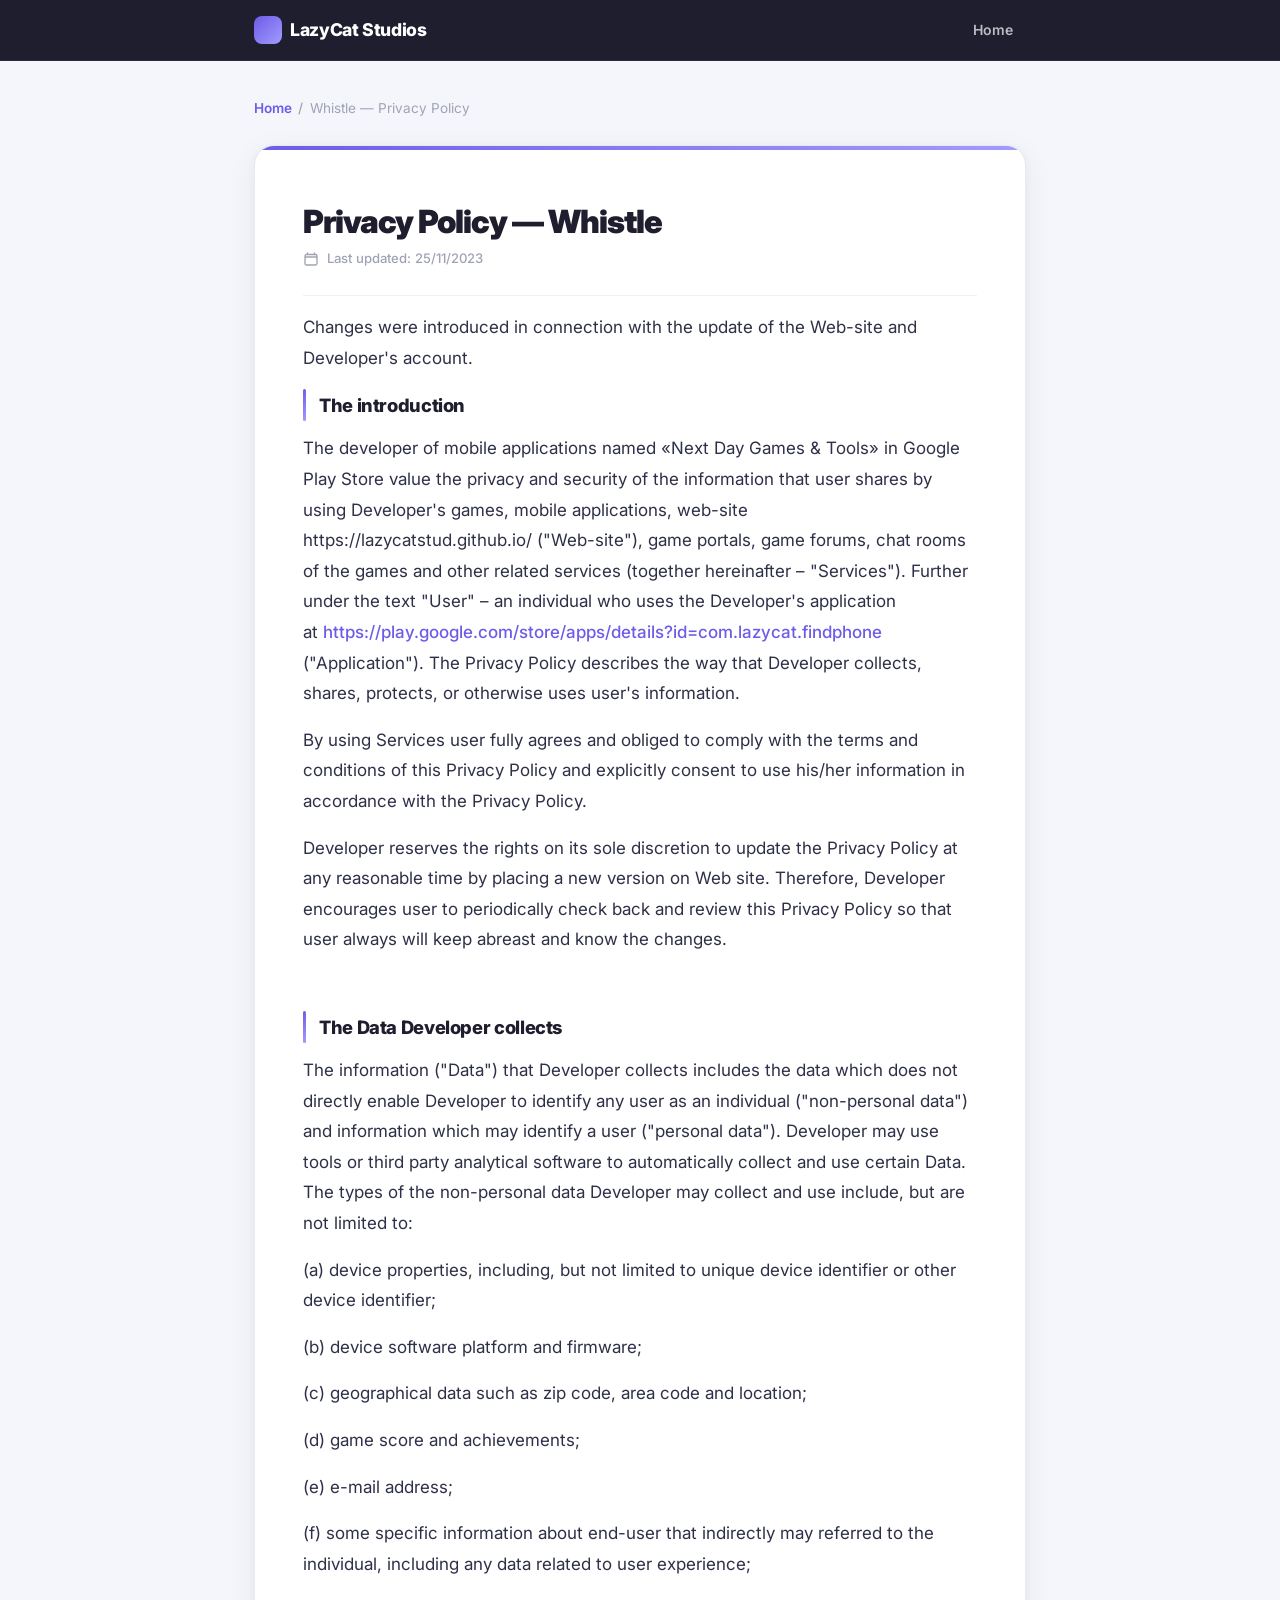
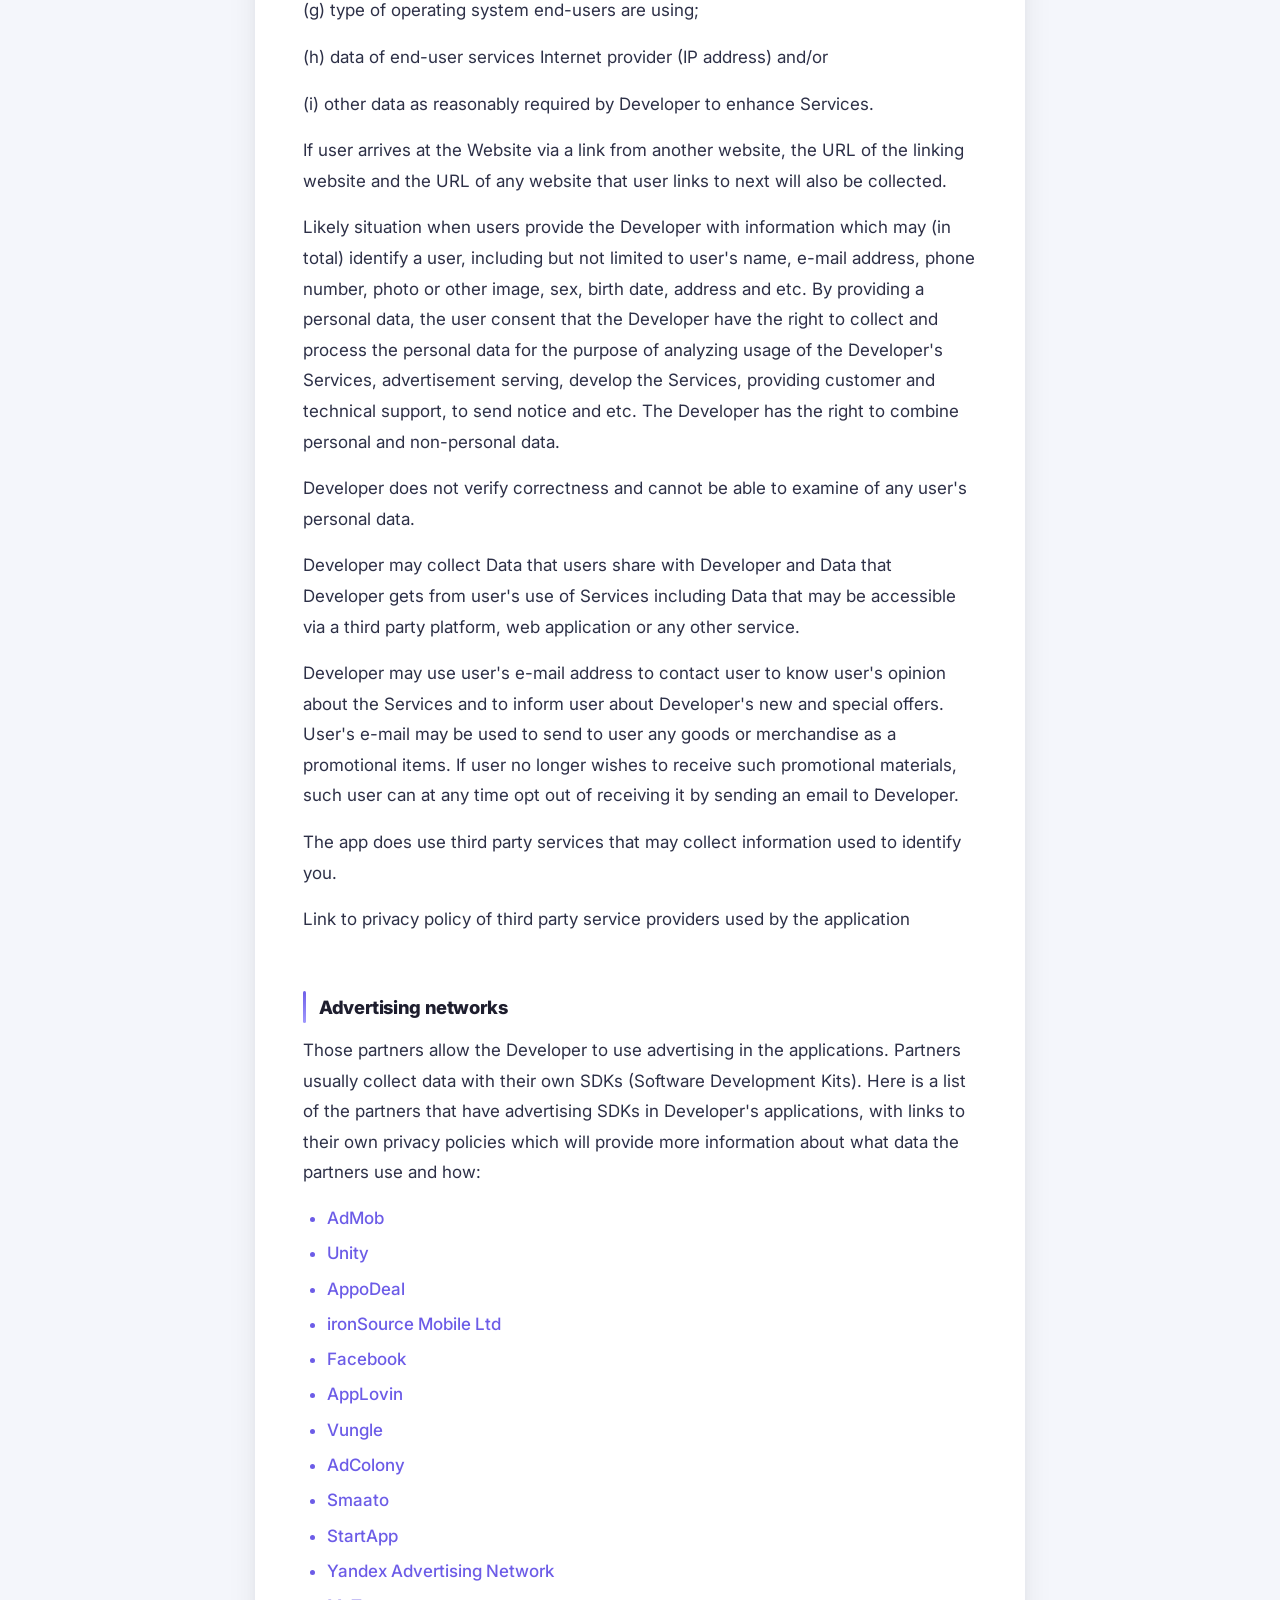
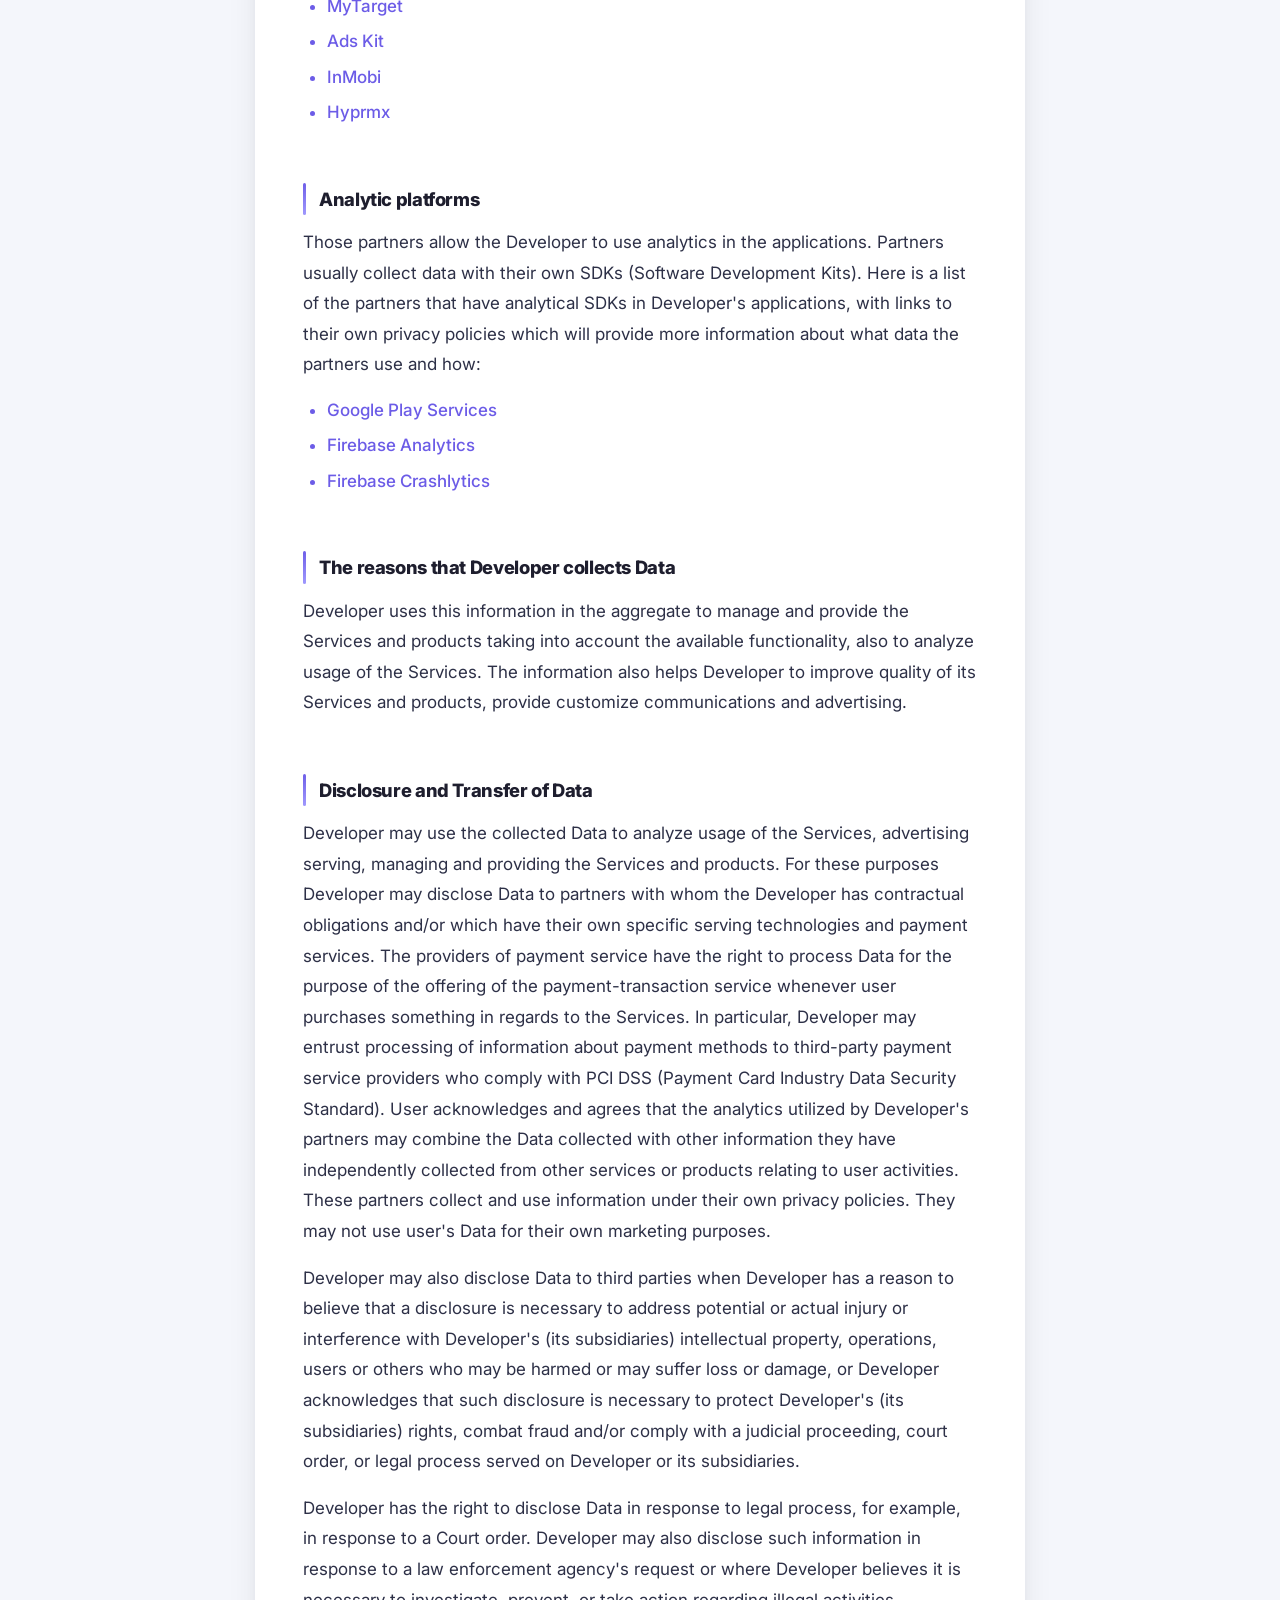
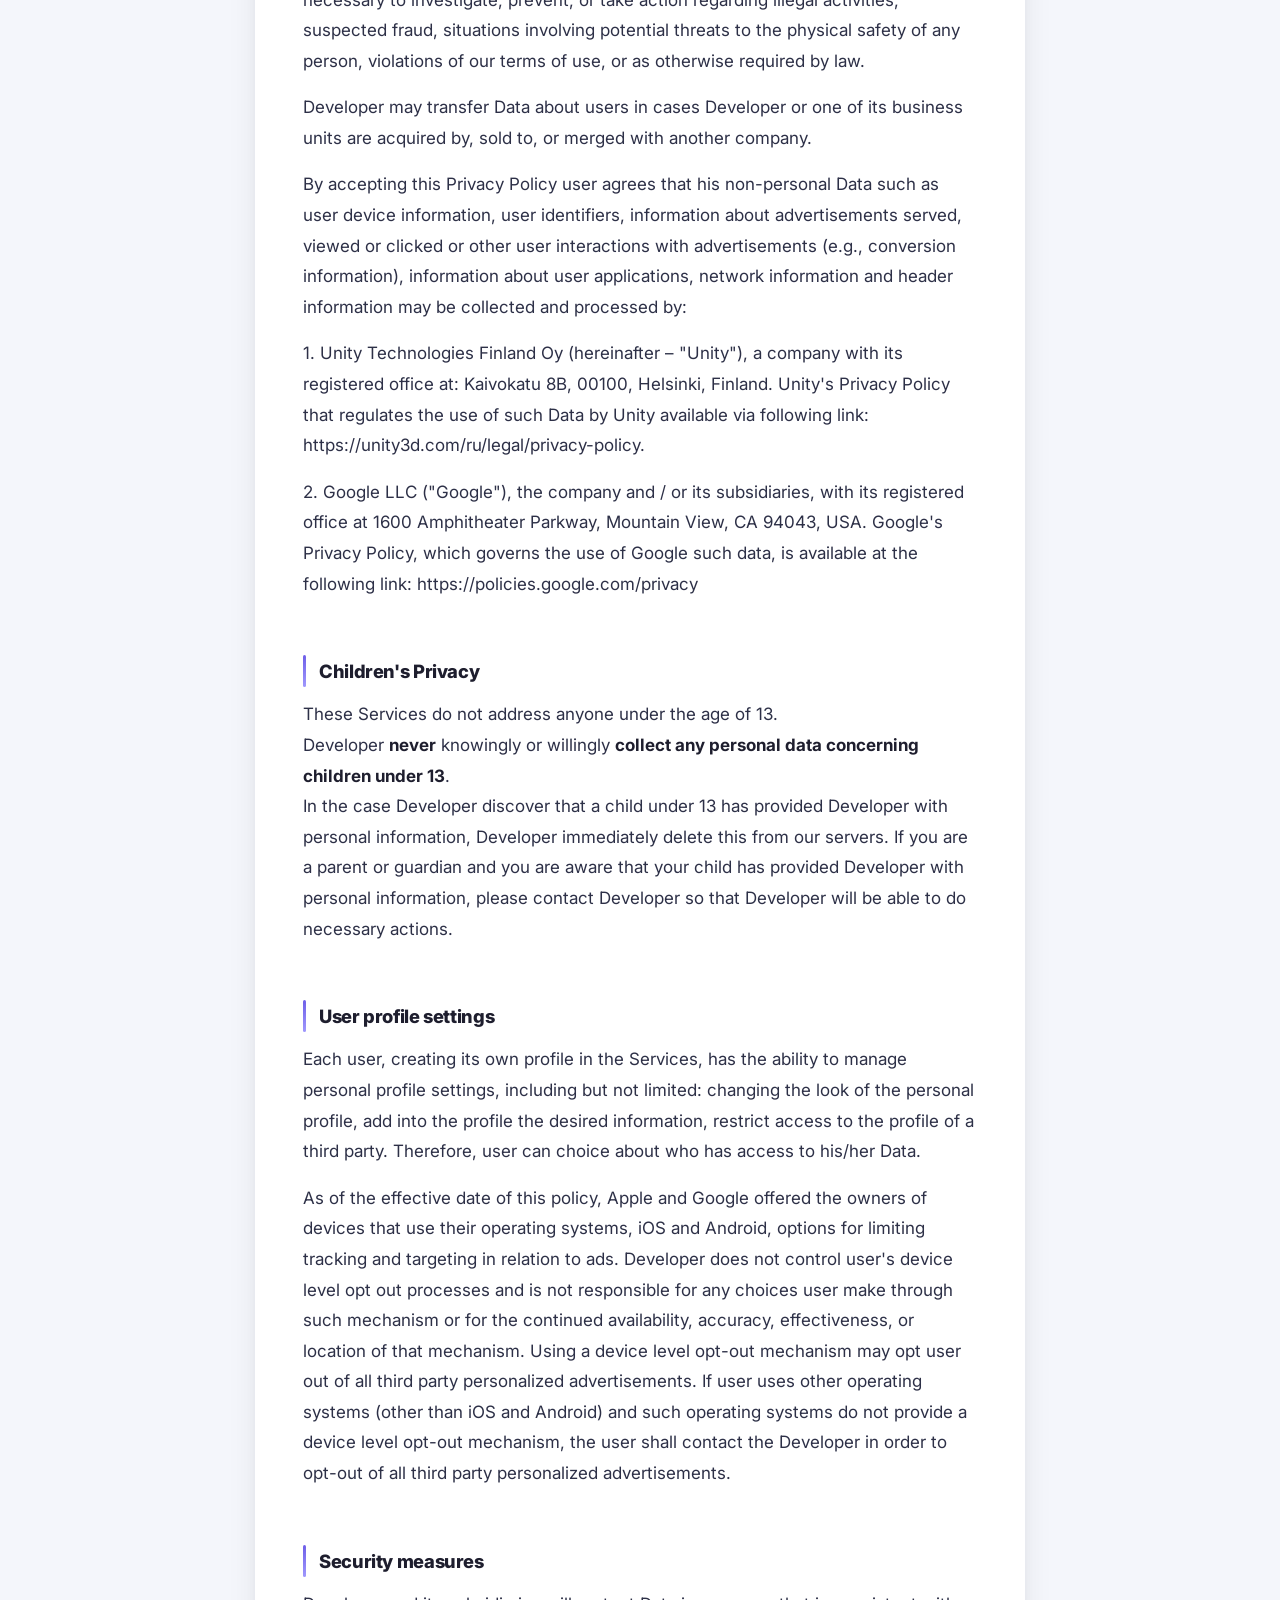
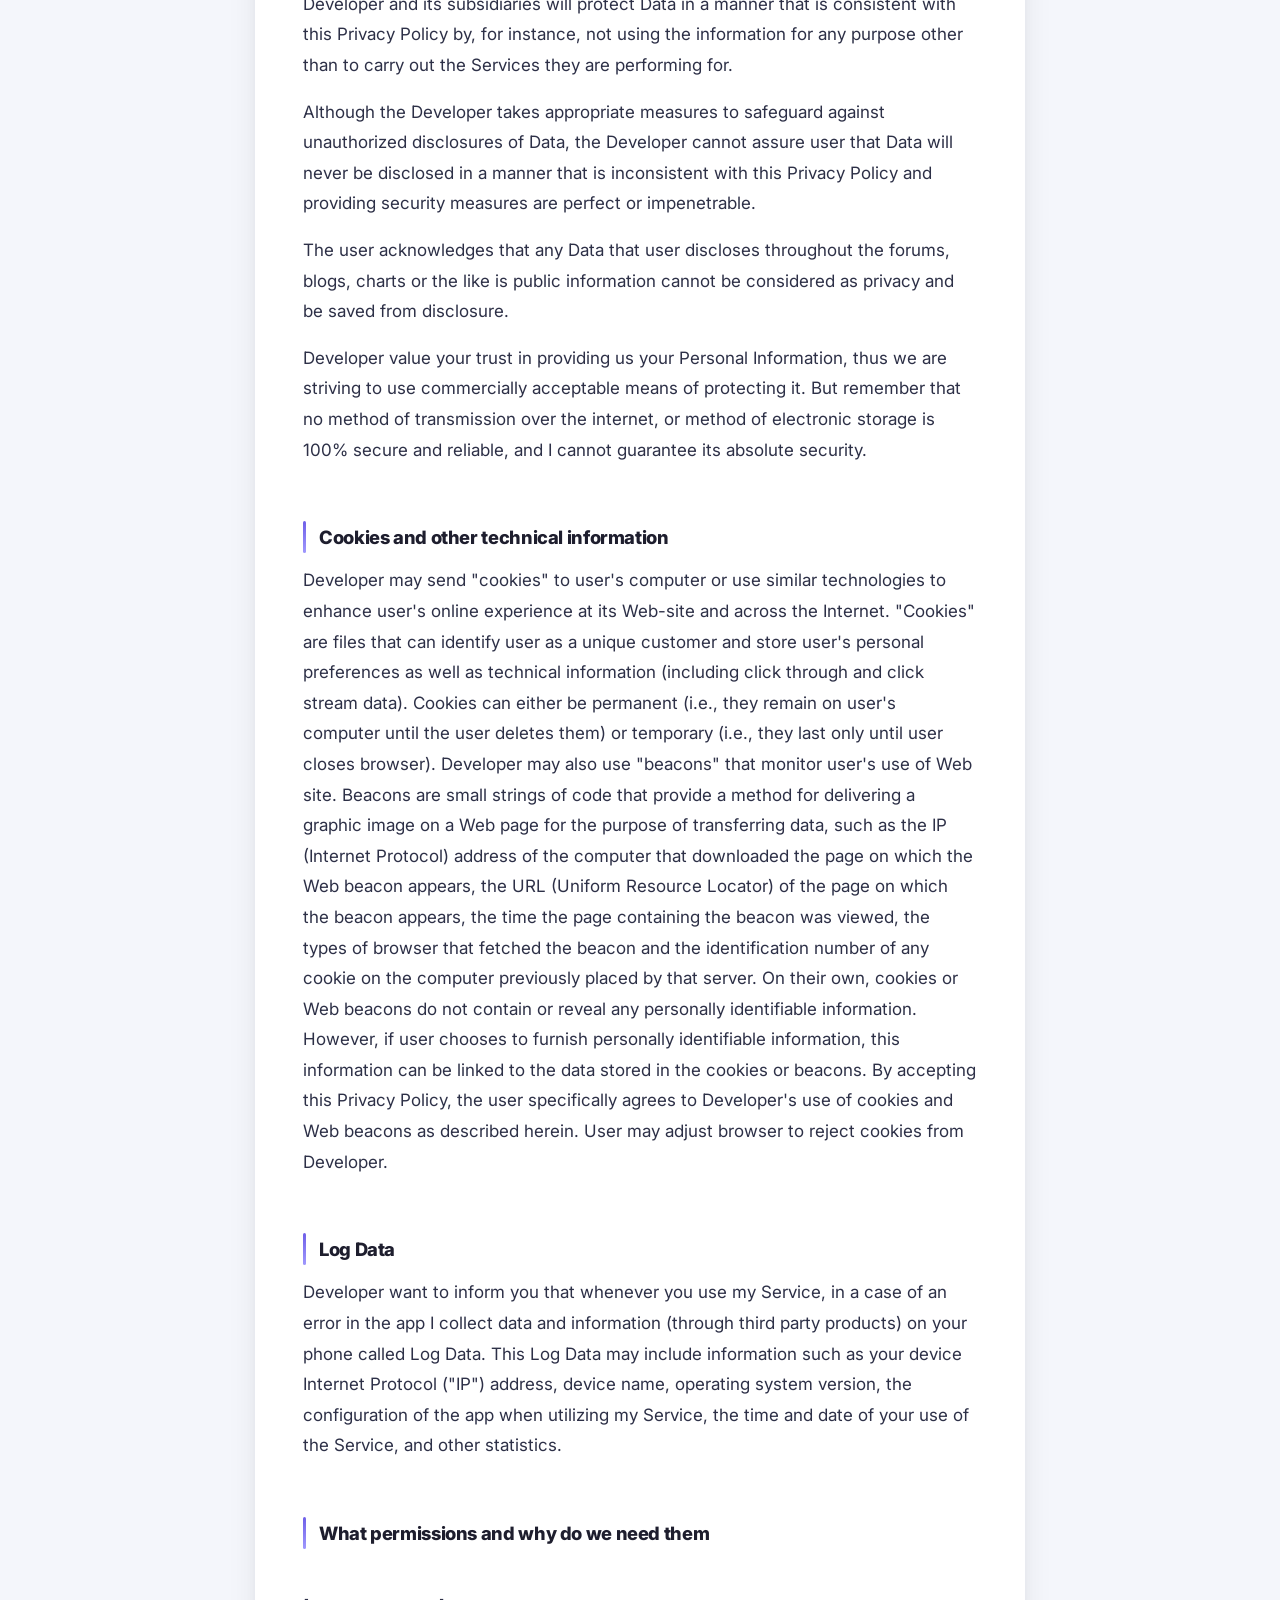
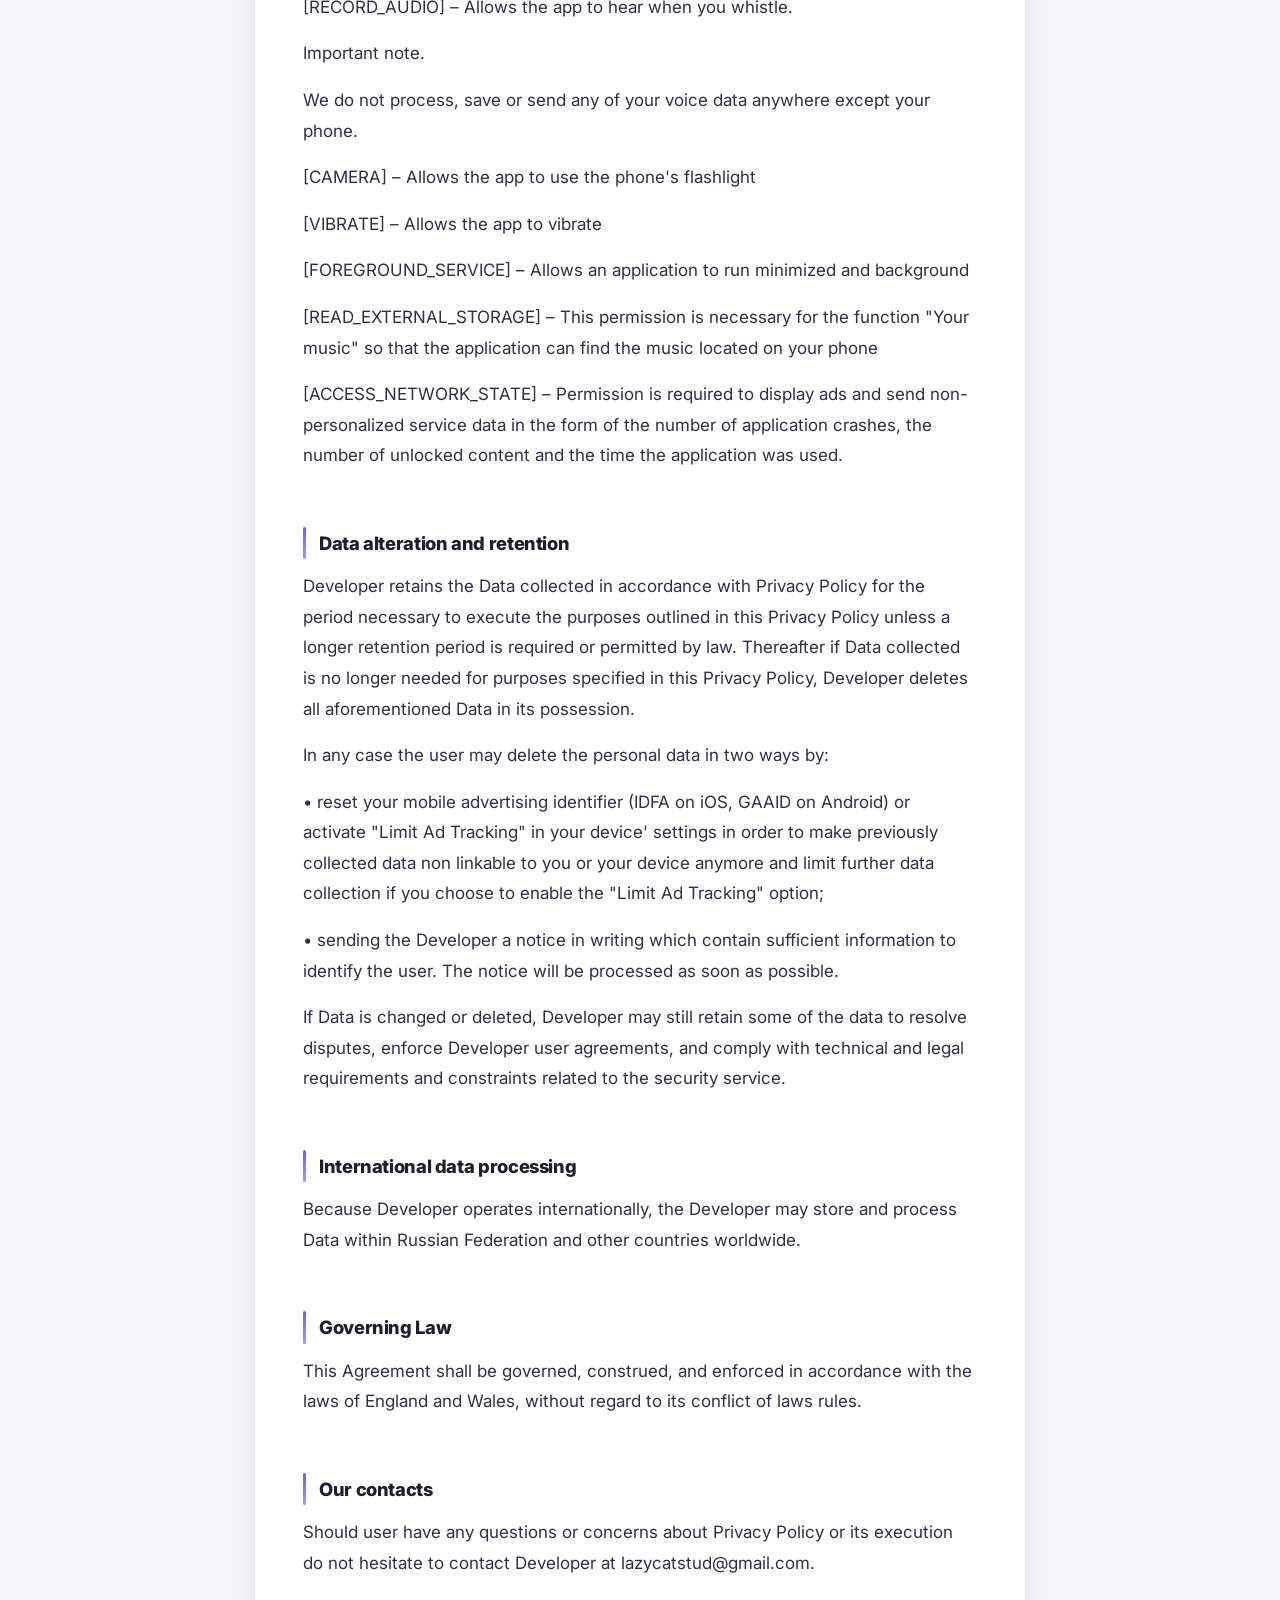
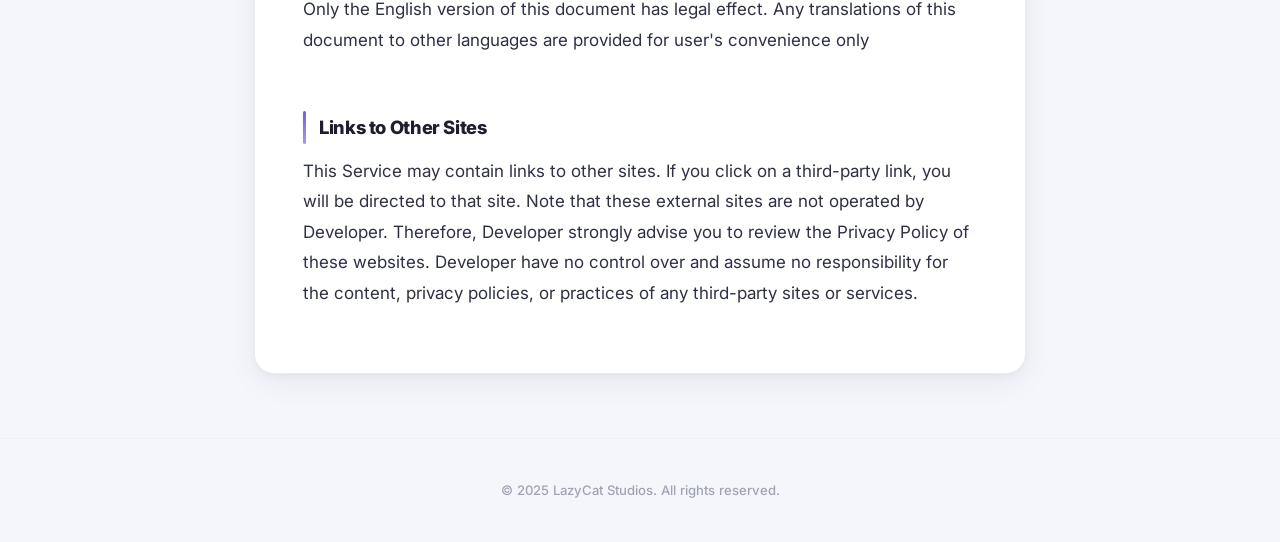
<file: whistle/privacy-policy/index.html>
<!DOCTYPE html>
<html lang="en">
<head>
  <meta charset="UTF-8">
  <meta name="viewport" content="width=device-width, initial-scale=1.0">
  <meta name="theme-color" content="#1e1e2e">
  <title>Privacy Policy — Whistle | LazyCat Studios</title>
  <link rel="stylesheet" href="../../style.css">
</head>
<body>
  <header class="site-header">
    <div class="site-header__inner">
      <a href="/" class="site-header__brand">LazyCat Studios</a>
      <nav class="site-header__nav"><a href="/">Home</a></nav>
    </div>
  </header>
  <main class="page-wrapper">
    <nav class="breadcrumb">
      <a href="/">Home</a><span class="breadcrumb__sep">/</span>
      <span>Whistle — Privacy Policy</span>
    </nav>
    <article class="document">
      <h1 class="document__title">Privacy Policy — Whistle</h1>
      <p class="document__meta">Last updated: 25/11/2023</p>

<p>Changes were introduced in connection with the update of the Web-site and Developer's account.&nbsp;</p>

<h2>The introduction</h2>

<p>The developer of mobile applications named «Next Day Games &amp; Tools» in Google Play Store value the privacy and security of the information that user shares by using Developer's games, mobile applications, web-site https://lazycatstud.github.io/ ("Web-site"), game portals, game forums, chat rooms of the games and other related services (together hereinafter – "Services"). Further under the text "User" – an individual who uses the Developer's application at&nbsp;<a href="https://play.google.com/store/apps/details?id=com.lazycat.findphone">https://play.google.com/store/apps/details?id=com.lazycat.findphone</a> ("Application"). The Privacy Policy describes the way that Developer collects, shares, protects, or otherwise uses user's information.</p>

<p>By using Services user fully agrees and obliged to comply with the terms and conditions of this Privacy Policy and explicitly consent to use his/her information in accordance with the Privacy Policy.&nbsp;</p>

<p>Developer reserves the rights on its sole discretion to update the Privacy Policy at any reasonable time by placing a new version on Web site. Therefore, Developer encourages user to periodically check back and review this Privacy Policy so that user always will keep abreast and know the changes.&nbsp;</p>

<h2>The Data Developer collects</h2>

<p>The information ("Data") that Developer collects includes the data which does not directly enable Developer to identify any user as an individual ("non-personal data") and information which may identify a user ("personal data"). Developer may use tools or third party analytical software to automatically collect and use certain Data. The types of the non-personal data Developer may collect and use include, but are not limited to:&nbsp;</p>

<p>(a) device properties, including, but not limited to unique device identifier or other device identifier;&nbsp;</p>

<p>(b) device software platform and firmware;&nbsp;</p>

<p>(c) geographical data such as zip code, area code and location;&nbsp;</p>

<p>(d) game score and achievements;&nbsp;</p>

<p>(e) e-mail address;&nbsp;</p>

<p>(f) some specific information about end-user that indirectly may referred to the individual, including any data related to user experience;&nbsp;</p>

<p>(g) type of operating system end-users are using;&nbsp;</p>

<p>(h) data of end-user services Internet provider (IP address) and/or&nbsp;</p>

<p>(i) other data as reasonably required by Developer to enhance Services.&nbsp;</p>

<p>If user arrives at the Website via a link from another website, the URL of the linking website and the URL of any website that user links to next will also be collected.&nbsp;</p>

<p>Likely situation when users provide the Developer with information which may (in total) identify a user, including but not limited to user's name, e-mail address, phone number, photo or other image, sex, birth date, address and etc. By providing a personal data, the user consent that the Developer have the right to collect and process the personal data for the purpose of analyzing usage of the Developer's Services, advertisement serving, develop the Services, providing customer and technical support, to send notice and etc. The Developer has the right to combine personal and non-personal data.&nbsp;</p>

<p>Developer does not verify correctness and cannot be able to examine of any user's personal data.&nbsp;</p>

<p>Developer may collect Data that users share with Developer and Data that Developer gets from user's use of Services including Data that may be accessible via a third party platform, web application or any other service.&nbsp;</p>

<p>Developer may use user's e-mail address to contact user to know user's opinion about the Services and to inform user about Developer's new and special offers. User's e-mail may be used to send to user any goods or merchandise as a promotional items. If user no longer wishes to receive such promotional materials, such user can at any time opt out of receiving it by sending an email to Developer.</p>

<p>The app does use third party services that may collect information used to identify you.</p>

<p>Link to privacy policy of third party service providers used by the application</p>

<h2>​Advertising networks</h2>

<p>Those partners allow the Developer to use advertising in the applications. Partners usually collect data with their own SDKs (Software Development Kits). Here is a list of the partners that have advertising SDKs in Developer's applications, with links to their own privacy policies which will provide more information about what data the partners use and how:</p>

<ul><li><a href="https://support.google.com/admob/answer/6128543?hl=en">AdMob</a></li><li><a href="https://unity3d.com/ru/legal/privacy-policy">Unity</a></li><li><a href="https://www.appodeal.com/home/privacy-policy/">AppoDeal</a></li><li><a rel="noreferrer noopener" href="https://developers.ironsrc.com/ironsource-mobile/air/ironsource-mobile-privacy-policy" data-type="URL" data-id="https://developers.ironsrc.com/ironsource-mobile/air/ironsource-mobile-privacy-policy" target="_blank">ironSource Mobile Ltd</a></li><li><a href="https://www.facebook.com/about/privacy">Facebook</a></li><li><a href="https://www.applovin.com/privacy">AppLovin</a></li><li><a href="https://vungle.com/privacy">Vungle</a></li><li><a href="https://www.adcolony.com/privacy-policy">AdColony</a></li><li><a href="https://www.smaato.com/privacy">Smaato</a></li><li><a href="https://www.startapp.com/privacy/">StartApp</a></li><li><a href="https://yandex.com/legal/confidential/">Yandex Advertising Network</a></li><li><a href="https://legal.my.com/us/mytarget/privacy">MyTarget</a></li><li><a href="https://consumer.huawei.com/ru/privacy/privacy-policy">Ads Kit</a></li><li><a href="https://www.inmobi.com/privacy-policy">InMobi</a></li><li><a href="https://www.hyprmx.com/pp">Hyprmx</a></li></ul>

<h2>Analytic platforms</h2>

<p>Those partners allow the Developer to use analytics in the applications. Partners usually collect data with their own SDKs (Software Development Kits). Here is a list of the partners that have analytical SDKs in Developer's applications, with links to their own privacy policies which will provide more information about what data the partners use and how:</p>

<ul id="block-68e3c02e-ff10-4dc8-b122-c8df6c490add"><li><a href="https://www.google.com/policies/privacy/">Google Play Services</a></li><li><a href="https://firebase.google.com/policies/analytics">Firebase Analytics</a></li><li><a href="https://firebase.google.com/terms/crashlytics">Firebase Crashlytics</a>&nbsp;</li></ul>

<h2>The reasons that Developer collects Data</h2>

<p>Developer uses this information in the aggregate to manage and provide the Services and products taking into account the available functionality, also to analyze usage of the Services. The information also helps Developer to improve quality of its Services and products, provide customize communications and advertising.</p>

<h2>Disclosure and Transfer of Data</h2>

<p>Developer may use the collected Data to analyze usage of the Services, advertising serving, managing and providing the Services and products. For these purposes Developer may disclose Data to partners with whom the Developer has contractual obligations and/or which have their own specific serving technologies and payment services. The providers of payment service have the right to process Data for the purpose of the offering of the payment-transaction service whenever user purchases something in regards to the Services. In particular, Developer may entrust processing of information about payment methods to third-party payment service providers who comply with PCI DSS (Payment Card Industry Data Security Standard). User acknowledges and agrees that the analytics utilized by Developer's partners may combine the Data collected with other information they have independently collected from other services or products relating to user activities. These partners collect and use information under their own privacy policies. They may not use user's Data for their own marketing purposes.&nbsp;</p>

<p>Developer may also disclose Data to third parties when Developer has a reason to believe that a disclosure is necessary to address potential or actual injury or interference with Developer's (its subsidiaries) intellectual property, operations, users or others who may be harmed or may suffer loss or damage, or Developer acknowledges that such disclosure is necessary to protect Developer's (its subsidiaries) rights, combat fraud and/or comply with a judicial proceeding, court order, or legal process served on Developer or its subsidiaries.&nbsp;</p>

<p>Developer has the right to disclose Data in response to legal process, for example, in response to a Court order. Developer may also disclose such information in response to a law enforcement agency's request or where Developer believes it is necessary to investigate, prevent, or take action regarding illegal activities, suspected fraud, situations involving potential threats to the physical safety of any person, violations of our terms of use, or as otherwise required by law.&nbsp;</p>

<p>Developer may transfer Data about users in cases Developer or one of its business units are acquired by, sold to, or merged with another company.&nbsp;</p>

<p>By accepting this Privacy Policy user agrees that his non-personal Data such as user device information, user identifiers, information about advertisements served, viewed or clicked or other user interactions with advertisements (e.g., conversion information), information about user applications, network information and header information may be collected and processed by:&nbsp;</p>

<p>1. Unity Technologies Finland Oy (hereinafter – "Unity"), a company with its registered office at: Kaivokatu 8B, 00100, Helsinki, Finland. Unity's Privacy Policy that regulates the use of such Data by Unity available via following link: https://unity3d.com/ru/legal/privacy-policy.&nbsp;</p>

<p>2. Google LLC ("Google"), the company and / or its subsidiaries, with its registered office at 1600 Amphitheater Parkway, Mountain View, CA 94043, USA. Google's Privacy Policy, which governs the use of Google such data, is available at the following link: https://policies.google.com/privacy&nbsp;</p>

<h2>Children's Privacy</h2>

<p>These Services do not address anyone under the age of 13. <br>Developer <strong>never</strong> knowingly or willingly <strong>collect any personal data concerning children under&nbsp;13</strong>. <br>In the case Developer discover that a child under 13 has provided Developer with personal information, Developer immediately delete this from our servers. If you are a parent or guardian and you are aware that your child has provided Developer with personal information, please contact Developer so that Developer will be able to do necessary actions.</p>

<h2>User profile settings</h2>

<p>Each user, creating its own profile in the Services, has the ability to manage personal profile settings, including but not limited: changing the look of the personal profile, add into the profile the desired information, restrict access to the profile of a third party. Therefore, user can choice about who has access to his/her Data.&nbsp;</p>

<p>As of the effective date of this policy, Apple and Google offered the owners of devices that use their operating systems, iOS and Android, options for limiting tracking and targeting in relation to ads. Developer does not control user's device level opt out processes and is not responsible for any choices user make through such mechanism or for the continued availability, accuracy, effectiveness, or location of that mechanism. Using a device level opt-out mechanism may opt user out of all third party personalized advertisements. If user uses other operating systems (other than iOS and Android) and such operating systems do not provide a device level opt-out mechanism, the user shall contact the Developer in order to opt-out of all third party personalized advertisements.&nbsp;</p>

<h2>Security measures</h2>

<p>Developer and its subsidiaries will protect Data in a manner that is consistent with this Privacy Policy by, for instance, not using the information for any purpose other than to carry out the Services they are performing for.&nbsp;</p>

<p>Although the Developer takes appropriate measures to safeguard against unauthorized disclosures of Data, the Developer cannot assure user that Data will never be disclosed in a manner that is inconsistent with this Privacy Policy and providing security measures are perfect or impenetrable.&nbsp;</p>

<p>The user acknowledges that any Data that user discloses throughout the forums, blogs, charts or the like is public information cannot be considered as privacy and be saved from disclosure.</p>

<p>Developer value your trust in providing us your Personal Information, thus we are striving to use commercially acceptable means of protecting it. But remember that no method of transmission over the internet, or method of electronic storage is 100% secure and reliable, and I cannot guarantee its absolute security.</p>

<h2>Cookies and other technical information</h2>

<p>Developer may send "cookies" to user's computer or use similar technologies to enhance user's online experience at its Web-site and across the Internet. "Cookies" are files that can identify user as a unique customer and store user's personal preferences as well as technical information (including click through and click stream data). Cookies can either be permanent (i.e., they remain on user's computer until the user deletes them) or temporary (i.e., they last only until user closes browser). Developer may also use "beacons" that monitor user's use of Web site. Beacons are small strings of code that provide a method for delivering a graphic image on a Web page for the purpose of transferring data, such as the IP (Internet Protocol) address of the computer that downloaded the page on which the Web beacon appears, the URL (Uniform Resource Locator) of the page on which the beacon appears, the time the page containing the beacon was viewed, the types of browser that fetched the beacon and the identification number of any cookie on the computer previously placed by that server. On their own, cookies or Web beacons do not contain or reveal any personally identifiable information. However, if user chooses to furnish personally identifiable information, this information can be linked to the data stored in the cookies or beacons. By accepting this Privacy Policy, the user specifically agrees to Developer's use of cookies and Web beacons as described herein. User may adjust browser to reject cookies from Developer.&nbsp;</p>

<h2>Log Data</h2>

<p>Developer want to inform you that whenever you use my Service, in a case of an error in the app I collect data and information (through third party products) on your phone called Log Data. This Log Data may include information such as your device Internet Protocol ("IP") address, device name, operating system version, the configuration of the app when utilizing my Service, the time and date of your use of the Service, and other statistics.</p>

<h2>What permissions and why do we need them</h2>

<p><br>
[RECORD_AUDIO] – Allows the app to hear when you whistle.</p>

<p>Important note.</p>

<p>We do not process, save or send any of your voice data anywhere except your phone.</p>

<p>[CAMERA] – Allows the app to use the phone's flashlight</p>

<p>[VIBRATE] – Allows the app to vibrate</p>

<p>[FOREGROUND_SERVICE] – Allows an application to run minimized and background</p>

<p>[READ_EXTERNAL_STORAGE] – This permission is necessary for the function "Your music" so that the application can find the music located on your phone</p>

<p>[ACCESS_NETWORK_STATE] – Permission is required to display ads and send non-personalized service data in the form of the number of application crashes, the number of unlocked content and the time the application was used.</p>

<h2>Data alteration and retention</h2>

<p>Developer retains the Data collected in accordance with Privacy Policy for the period necessary to execute the purposes outlined in this Privacy Policy unless a longer retention period is required or permitted by law. Thereafter if Data collected is no longer needed for purposes specified in this Privacy Policy, Developer deletes all aforementioned Data in its possession.&nbsp;</p>

<p>In any case the user may delete the personal data in two ways by:&nbsp;</p>

<p>• reset your mobile advertising identifier (IDFA on iOS, GAAID on Android) or activate "Limit Ad Tracking" in your device' settings in order to make previously collected data non linkable to you or your device anymore and limit further data collection if you choose to enable the "Limit Ad Tracking" option;&nbsp;</p>

<p>• sending the Developer a notice in writing which contain sufficient information to identify the user. The notice will be processed as soon as possible.&nbsp;</p>

<p>If Data is changed or deleted, Developer may still retain some of the data to resolve disputes, enforce Developer user agreements, and comply with technical and legal requirements and constraints related to the security service.&nbsp;</p>

<h2>International data processing</h2>

<p>Because Developer operates internationally, the Developer may store and process Data within Russian Federation and other countries worldwide.</p>

<h2>Governing Law</h2>

<p>This Agreement shall be governed, construed, and enforced in accordance with the laws of England and Wales, without regard to its conflict of laws rules.</p>

<h2>Our contacts</h2>

<p>Should user have any questions or concerns about Privacy Policy or its execution do not hesitate to contact Developer at lazycatstud@gmail.com.&nbsp;</p>

<p>Only the English version of this document has legal effect. Any translations of this document to other languages are provided for user's convenience only</p>

<h2>Links to Other Sites</h2>

<p>This Service may contain links to other sites. If you click on a third-party link, you will be directed to that site. Note that these external sites are not operated by Developer. Therefore, Developer strongly advise you to review the Privacy Policy of these websites. Developer have no control over and assume no responsibility for the content, privacy policies, or practices of any third-party sites or services.</p>

    </article>
  </main>
  <footer class="site-footer">&copy; 2025 LazyCat Studios. All rights reserved.</footer>
</body>
</html>
</file>
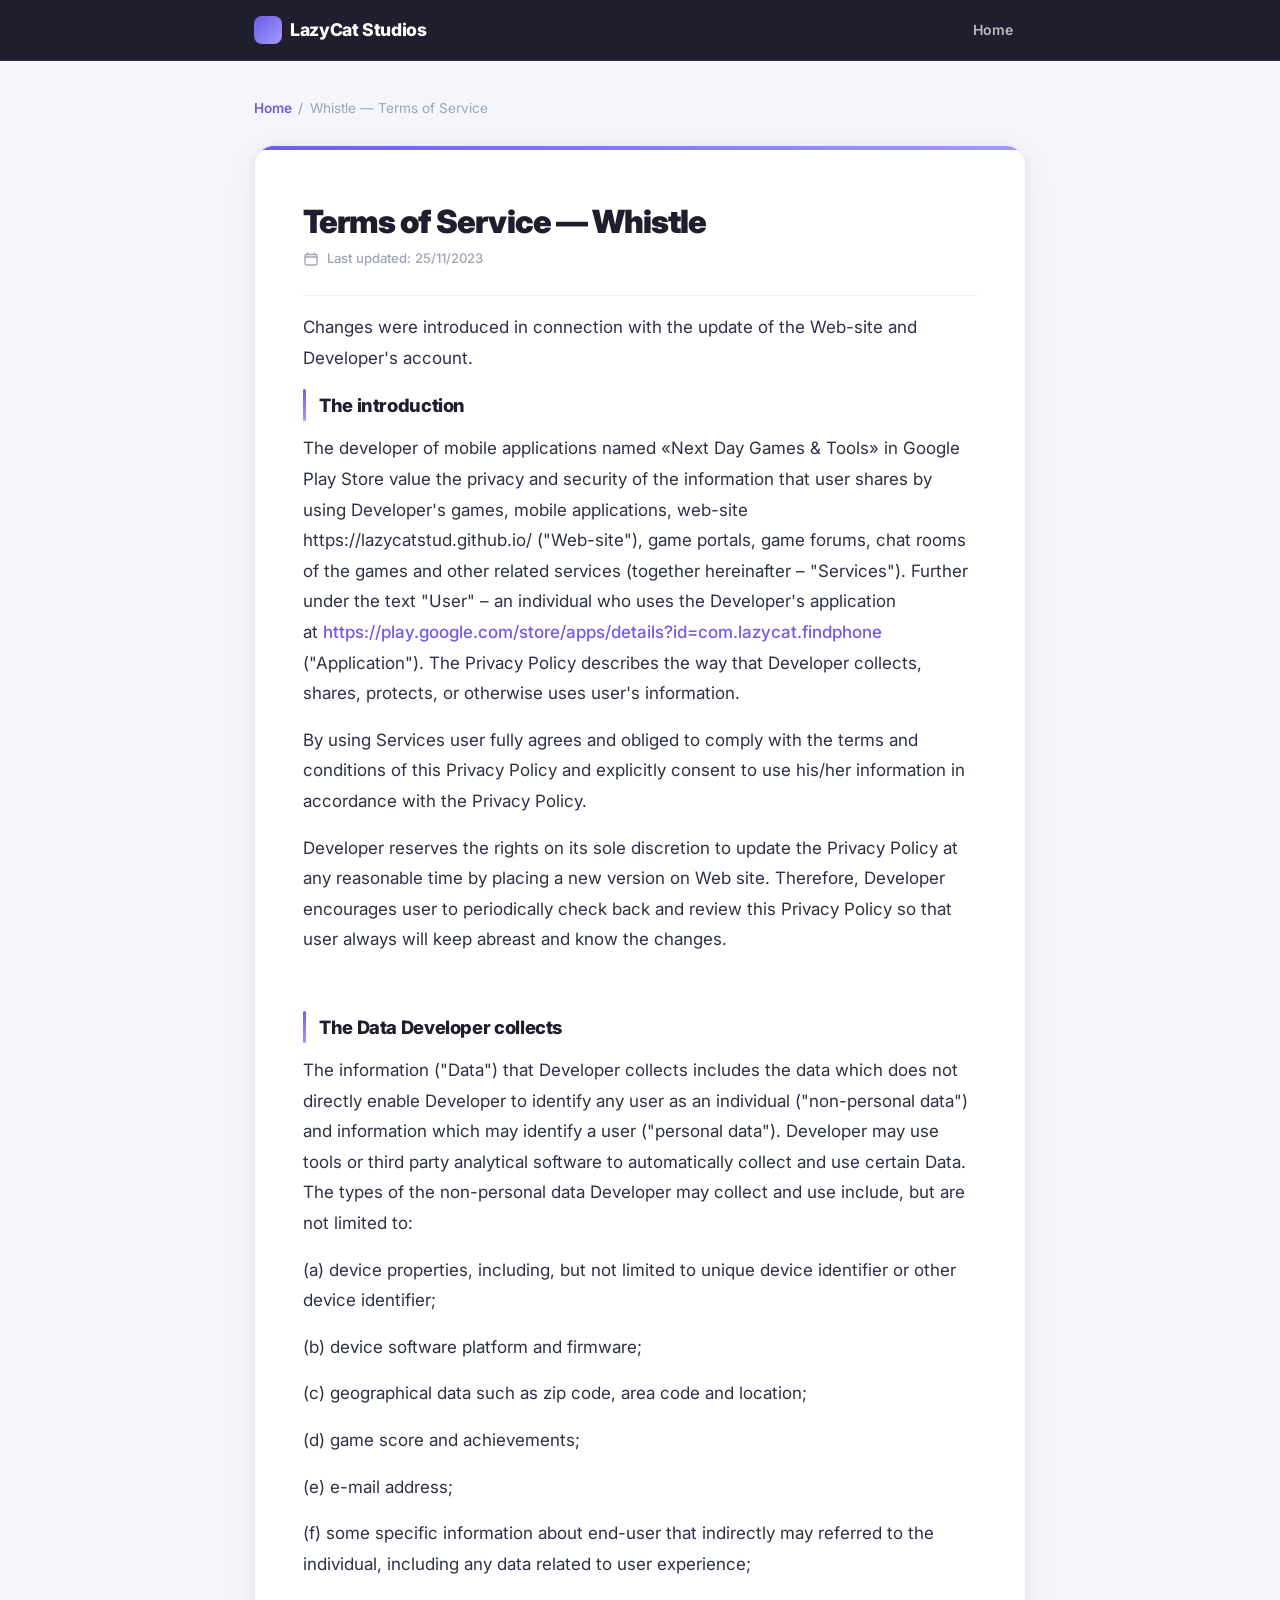
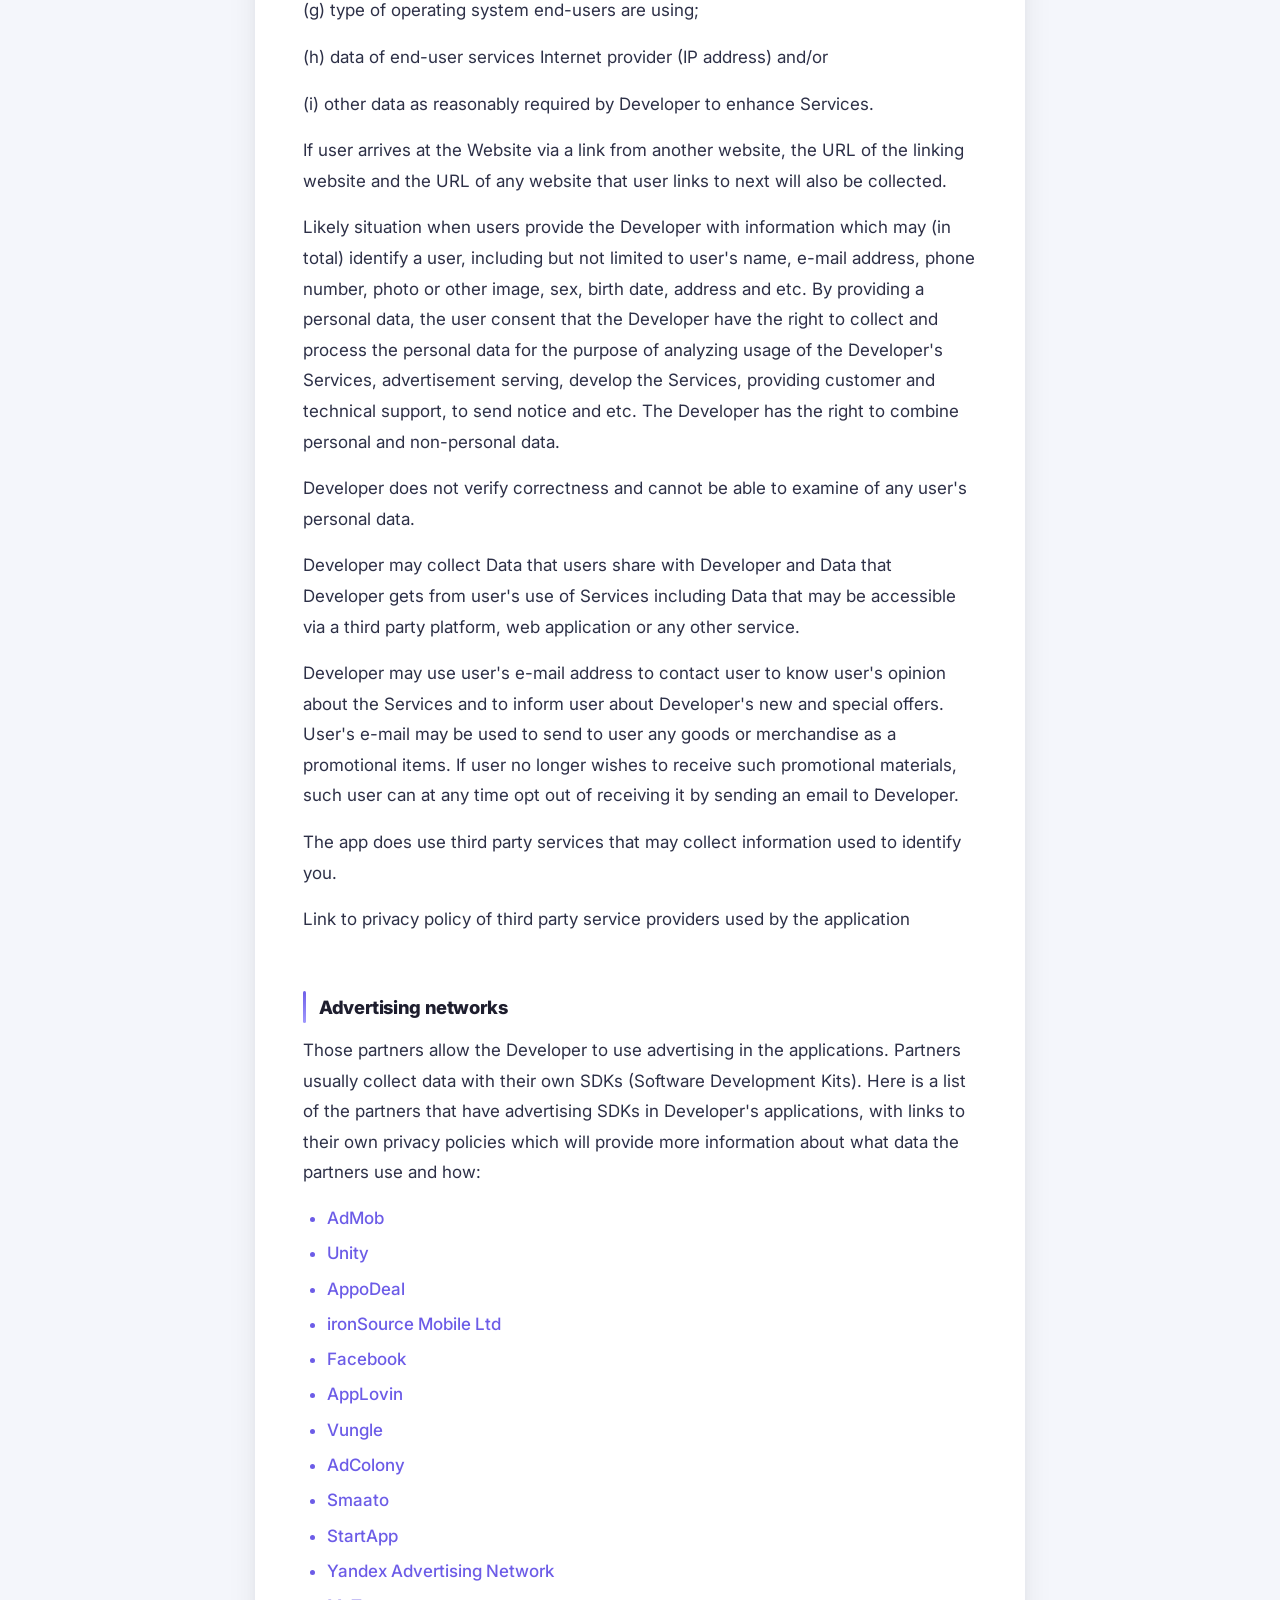
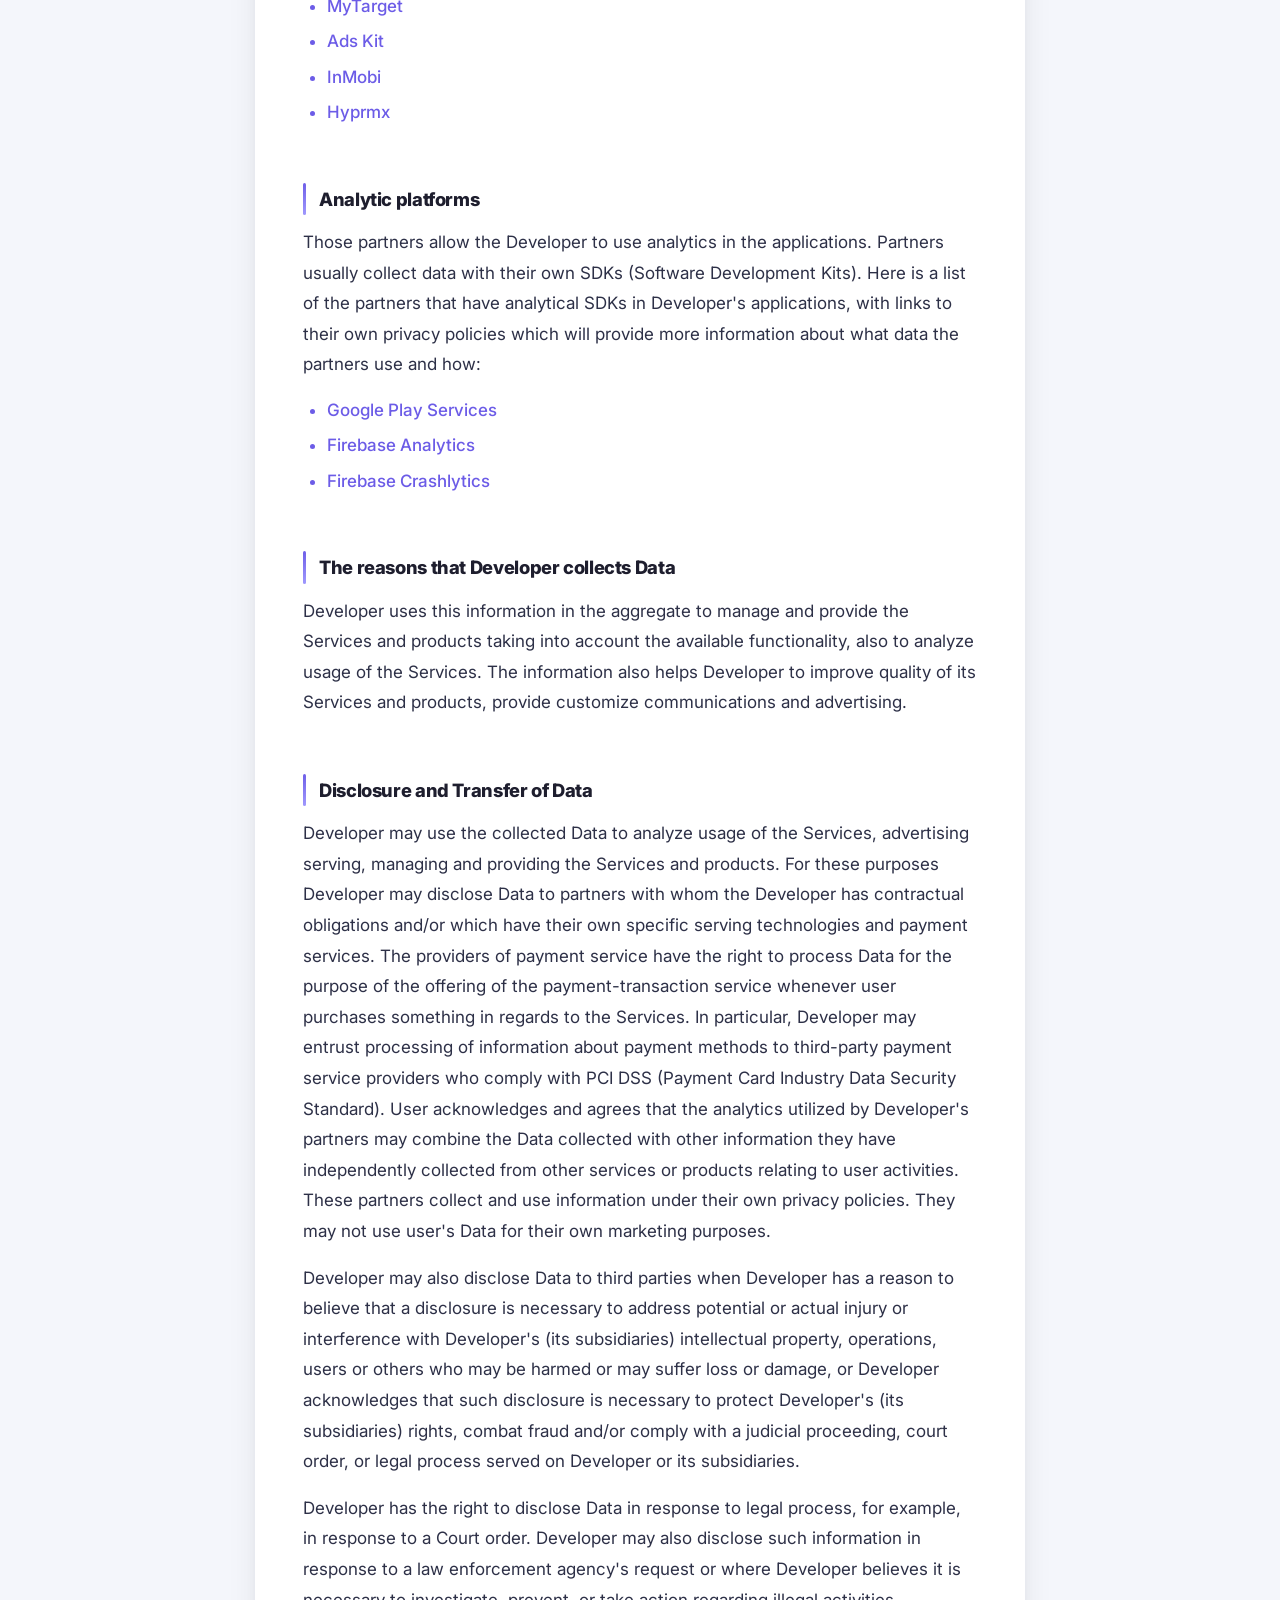
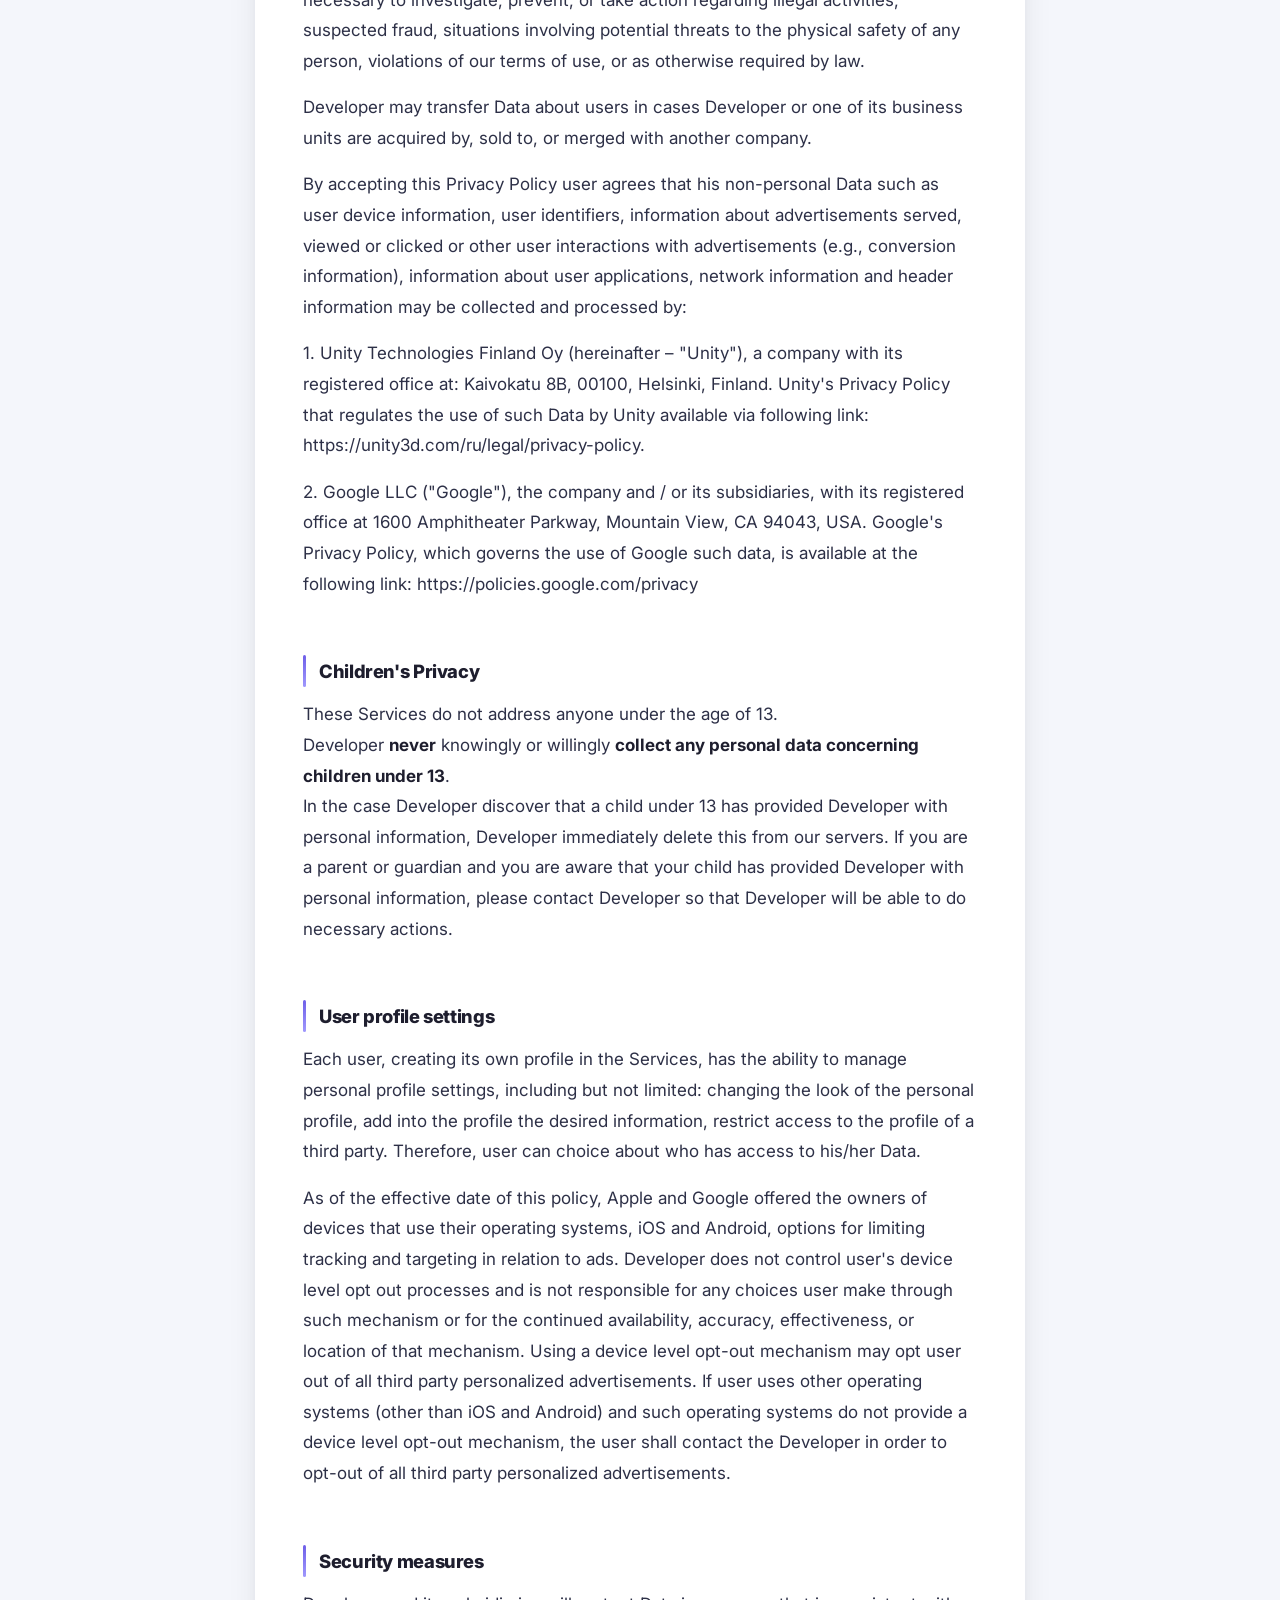
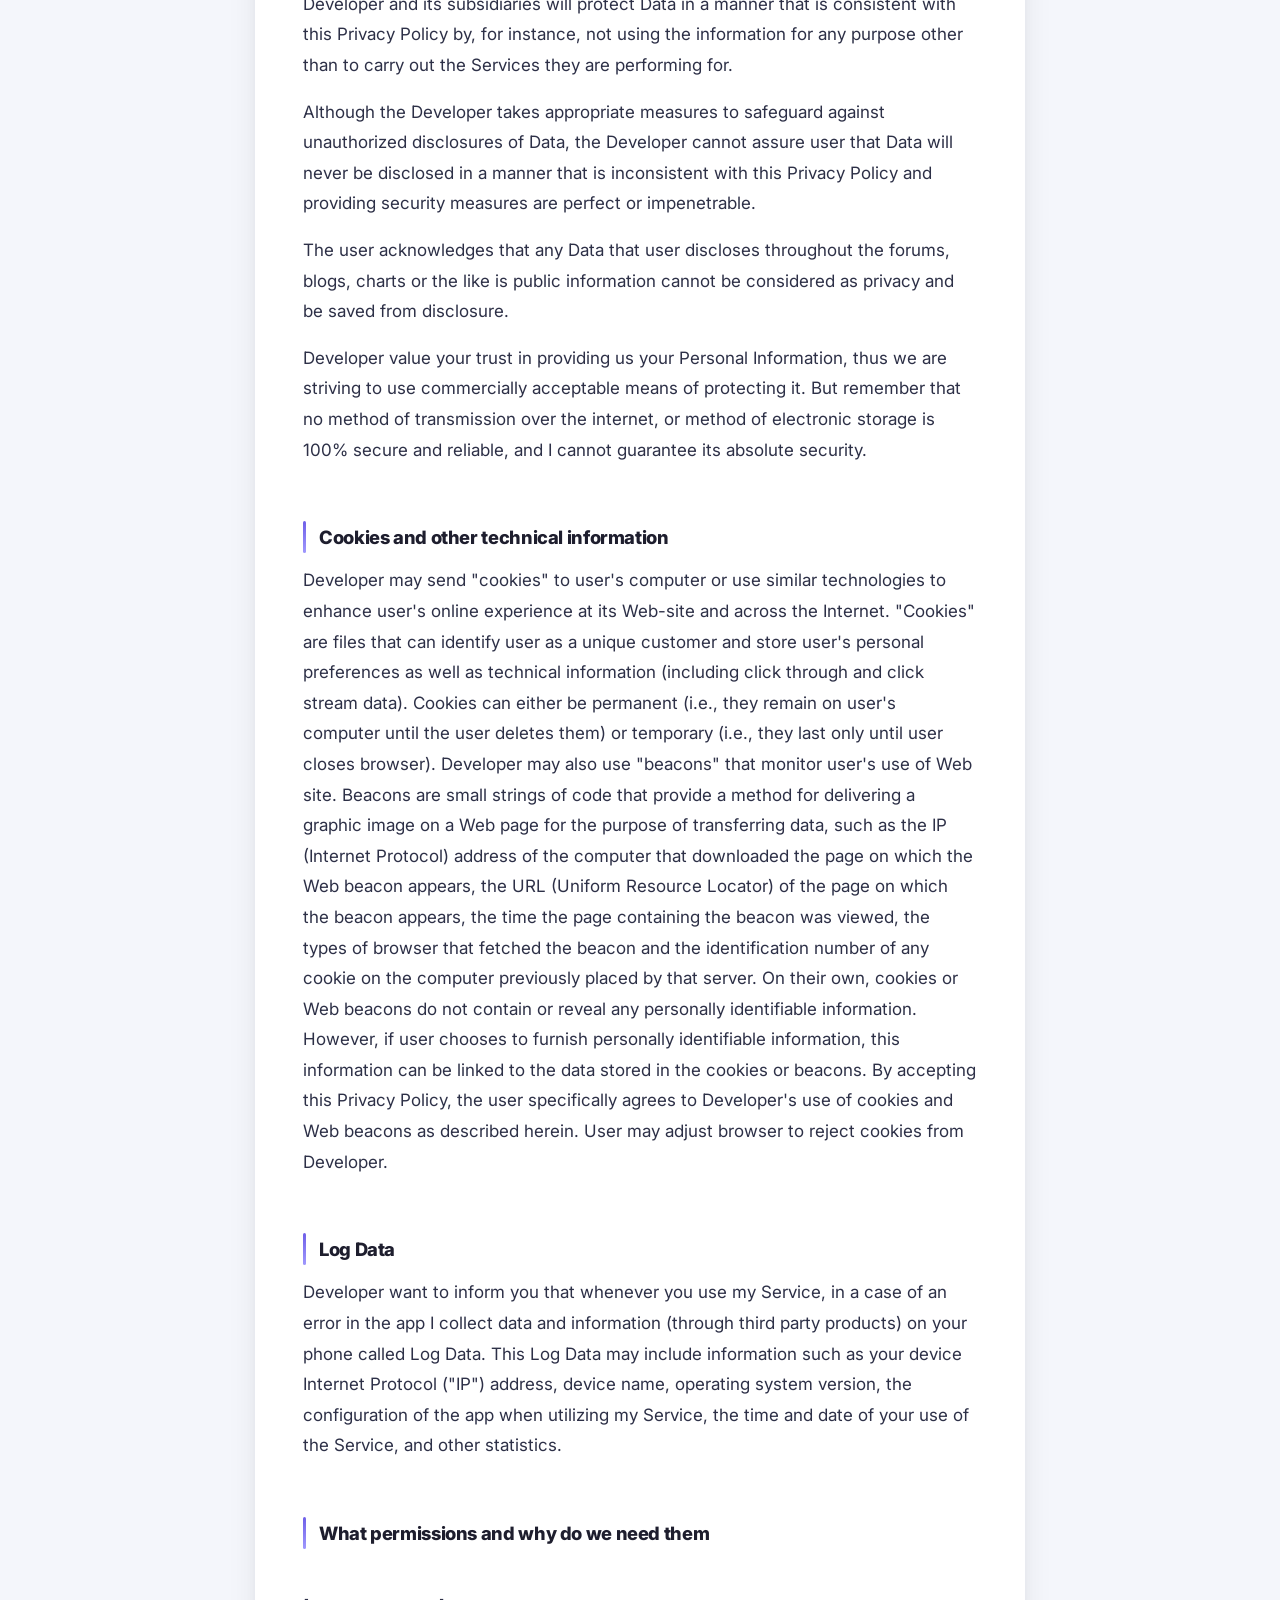
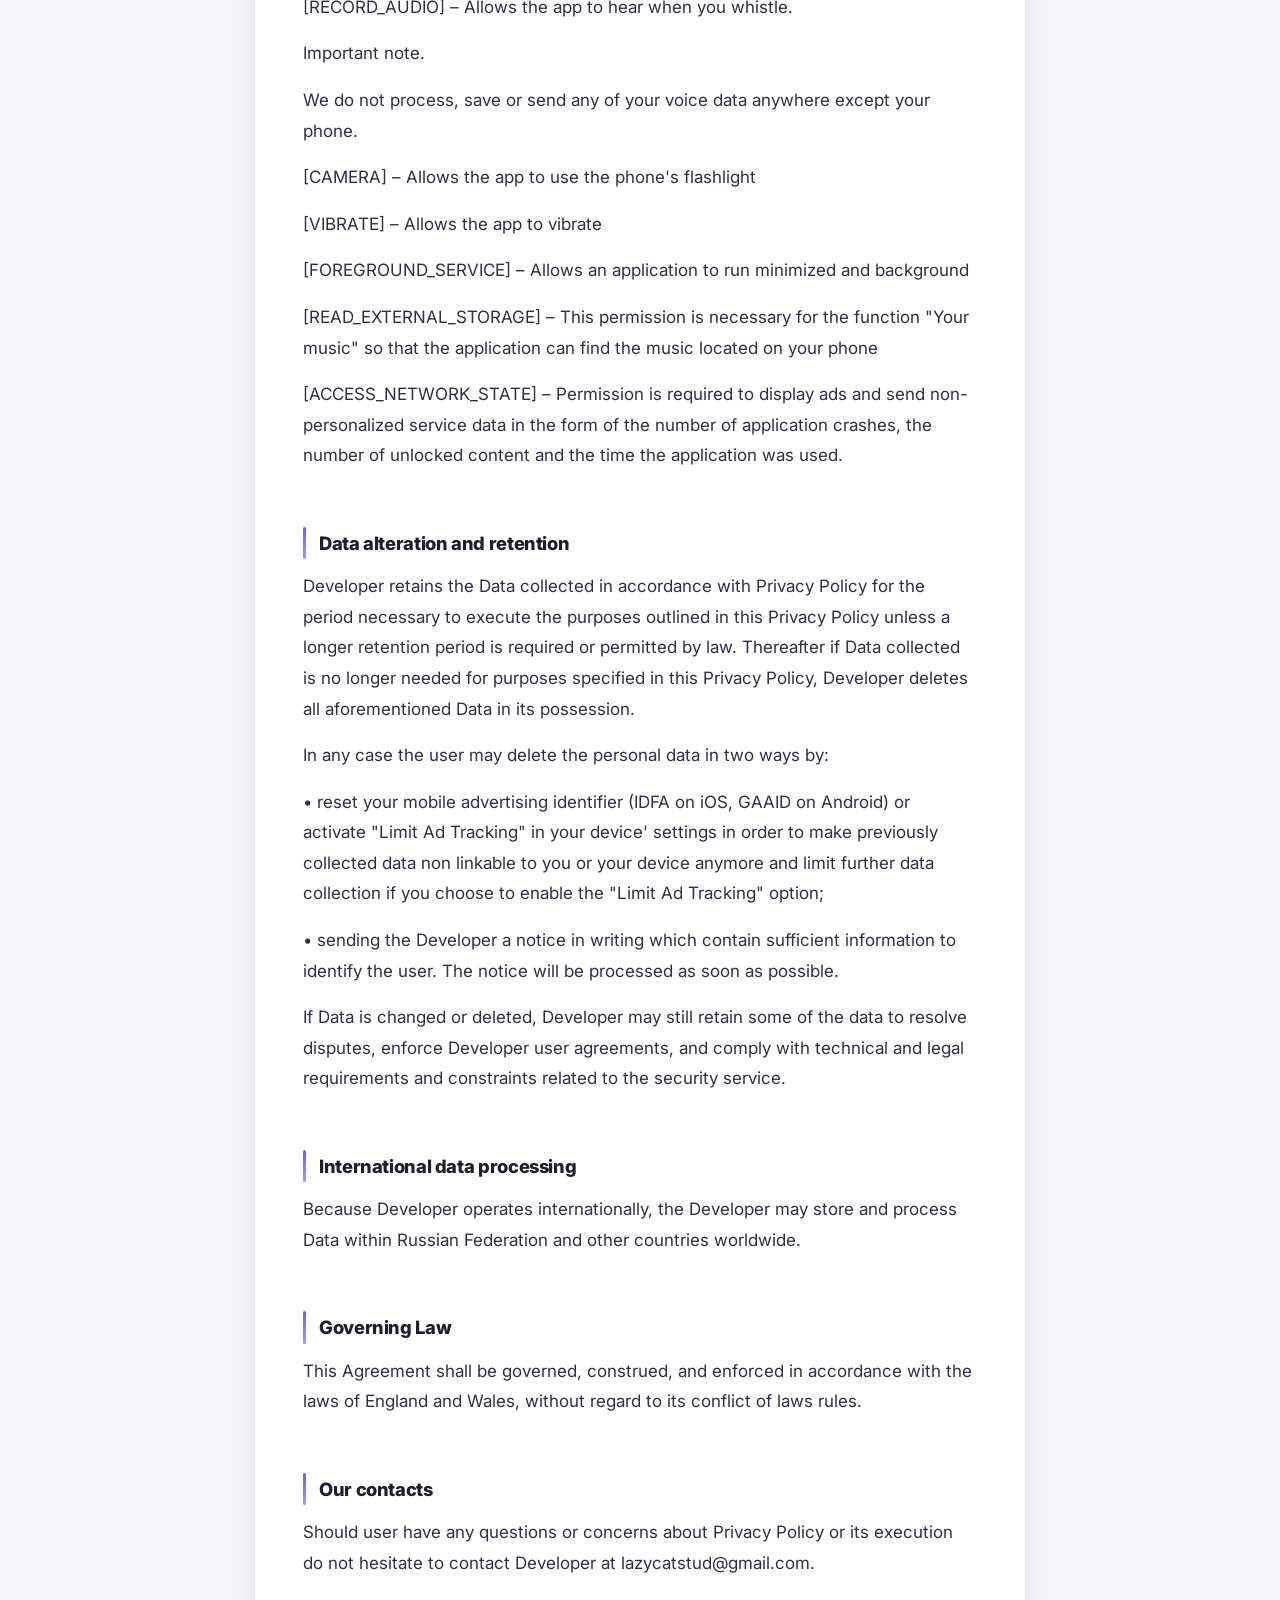
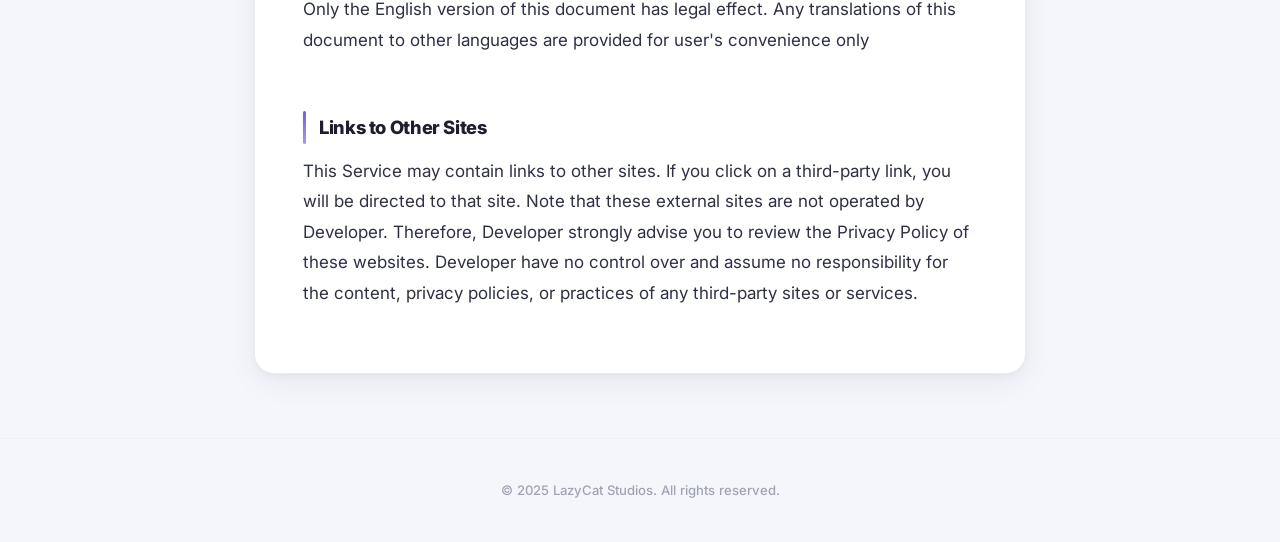
<file: whistle/terms-of-service/index.html>
<!DOCTYPE html>
<html lang="en">
<head>
  <meta charset="UTF-8">
  <meta name="viewport" content="width=device-width, initial-scale=1.0">
  <meta name="theme-color" content="#1e1e2e">
  <title>Terms of Service — Whistle | LazyCat Studios</title>
  <link rel="stylesheet" href="../../style.css">
</head>
<body>
  <header class="site-header">
    <div class="site-header__inner">
      <a href="/" class="site-header__brand">LazyCat Studios</a>
      <nav class="site-header__nav"><a href="/">Home</a></nav>
    </div>
  </header>
  <main class="page-wrapper">
    <nav class="breadcrumb">
      <a href="/">Home</a><span class="breadcrumb__sep">/</span>
      <span>Whistle — Terms of Service</span>
    </nav>
    <article class="document">
      <h1 class="document__title">Terms of Service — Whistle</h1>
      <p class="document__meta">Last updated: 25/11/2023</p>

<p>Changes were introduced in connection with the update of the Web-site and Developer's account.&nbsp;</p>

<h2>The introduction</h2>

<p>The developer of mobile applications named «Next Day Games &amp; Tools» in Google Play Store value the privacy and security of the information that user shares by using Developer's games, mobile applications, web-site https://lazycatstud.github.io/ ("Web-site"), game portals, game forums, chat rooms of the games and other related services (together hereinafter – "Services"). Further under the text "User" – an individual who uses the Developer's application at&nbsp;<a href="https://play.google.com/store/apps/details?id=com.lazycat.findphone">https://play.google.com/store/apps/details?id=com.lazycat.findphone</a> ("Application"). The Privacy Policy describes the way that Developer collects, shares, protects, or otherwise uses user's information.</p>

<p>By using Services user fully agrees and obliged to comply with the terms and conditions of this Privacy Policy and explicitly consent to use his/her information in accordance with the Privacy Policy.&nbsp;</p>

<p>Developer reserves the rights on its sole discretion to update the Privacy Policy at any reasonable time by placing a new version on Web site. Therefore, Developer encourages user to periodically check back and review this Privacy Policy so that user always will keep abreast and know the changes.&nbsp;</p>

<h2>The Data Developer collects</h2>

<p>The information ("Data") that Developer collects includes the data which does not directly enable Developer to identify any user as an individual ("non-personal data") and information which may identify a user ("personal data"). Developer may use tools or third party analytical software to automatically collect and use certain Data. The types of the non-personal data Developer may collect and use include, but are not limited to:&nbsp;</p>

<p>(a) device properties, including, but not limited to unique device identifier or other device identifier;&nbsp;</p>

<p>(b) device software platform and firmware;&nbsp;</p>

<p>(c) geographical data such as zip code, area code and location;&nbsp;</p>

<p>(d) game score and achievements;&nbsp;</p>

<p>(e) e-mail address;&nbsp;</p>

<p>(f) some specific information about end-user that indirectly may referred to the individual, including any data related to user experience;&nbsp;</p>

<p>(g) type of operating system end-users are using;&nbsp;</p>

<p>(h) data of end-user services Internet provider (IP address) and/or&nbsp;</p>

<p>(i) other data as reasonably required by Developer to enhance Services.&nbsp;</p>

<p>If user arrives at the Website via a link from another website, the URL of the linking website and the URL of any website that user links to next will also be collected.&nbsp;</p>

<p>Likely situation when users provide the Developer with information which may (in total) identify a user, including but not limited to user's name, e-mail address, phone number, photo or other image, sex, birth date, address and etc. By providing a personal data, the user consent that the Developer have the right to collect and process the personal data for the purpose of analyzing usage of the Developer's Services, advertisement serving, develop the Services, providing customer and technical support, to send notice and etc. The Developer has the right to combine personal and non-personal data.&nbsp;</p>

<p>Developer does not verify correctness and cannot be able to examine of any user's personal data.&nbsp;</p>

<p>Developer may collect Data that users share with Developer and Data that Developer gets from user's use of Services including Data that may be accessible via a third party platform, web application or any other service.&nbsp;</p>

<p>Developer may use user's e-mail address to contact user to know user's opinion about the Services and to inform user about Developer's new and special offers. User's e-mail may be used to send to user any goods or merchandise as a promotional items. If user no longer wishes to receive such promotional materials, such user can at any time opt out of receiving it by sending an email to Developer.</p>

<p>The app does use third party services that may collect information used to identify you.</p>

<p>Link to privacy policy of third party service providers used by the application</p>

<h2>​Advertising networks</h2>

<p>Those partners allow the Developer to use advertising in the applications. Partners usually collect data with their own SDKs (Software Development Kits). Here is a list of the partners that have advertising SDKs in Developer's applications, with links to their own privacy policies which will provide more information about what data the partners use and how:</p>

<ul><li><a href="https://support.google.com/admob/answer/6128543?hl=en">AdMob</a></li><li><a href="https://unity3d.com/ru/legal/privacy-policy">Unity</a></li><li><a href="https://www.appodeal.com/home/privacy-policy/">AppoDeal</a></li><li><a rel="noreferrer noopener" href="https://developers.ironsrc.com/ironsource-mobile/air/ironsource-mobile-privacy-policy" data-type="URL" data-id="https://developers.ironsrc.com/ironsource-mobile/air/ironsource-mobile-privacy-policy" target="_blank">ironSource Mobile Ltd</a></li><li><a href="https://www.facebook.com/about/privacy">Facebook</a></li><li><a href="https://www.applovin.com/privacy">AppLovin</a></li><li><a href="https://vungle.com/privacy">Vungle</a></li><li><a href="https://www.adcolony.com/privacy-policy">AdColony</a></li><li><a href="https://www.smaato.com/privacy">Smaato</a></li><li><a href="https://www.startapp.com/privacy/">StartApp</a></li><li><a href="https://yandex.com/legal/confidential/">Yandex Advertising Network</a></li><li><a href="https://legal.my.com/us/mytarget/privacy">MyTarget</a></li><li><a href="https://consumer.huawei.com/ru/privacy/privacy-policy">Ads Kit</a></li><li><a href="https://www.inmobi.com/privacy-policy">InMobi</a></li><li><a href="https://www.hyprmx.com/pp">Hyprmx</a></li></ul>

<h2>Analytic platforms</h2>

<p>Those partners allow the Developer to use analytics in the applications. Partners usually collect data with their own SDKs (Software Development Kits). Here is a list of the partners that have analytical SDKs in Developer's applications, with links to their own privacy policies which will provide more information about what data the partners use and how:</p>

<ul id="block-68e3c02e-ff10-4dc8-b122-c8df6c490add"><li><a href="https://www.google.com/policies/privacy/">Google Play Services</a></li><li><a href="https://firebase.google.com/policies/analytics">Firebase Analytics</a></li><li><a href="https://firebase.google.com/terms/crashlytics">Firebase Crashlytics</a>&nbsp;</li></ul>

<h2>The reasons that Developer collects Data</h2>

<p>Developer uses this information in the aggregate to manage and provide the Services and products taking into account the available functionality, also to analyze usage of the Services. The information also helps Developer to improve quality of its Services and products, provide customize communications and advertising.</p>

<h2>Disclosure and Transfer of Data</h2>

<p>Developer may use the collected Data to analyze usage of the Services, advertising serving, managing and providing the Services and products. For these purposes Developer may disclose Data to partners with whom the Developer has contractual obligations and/or which have their own specific serving technologies and payment services. The providers of payment service have the right to process Data for the purpose of the offering of the payment-transaction service whenever user purchases something in regards to the Services. In particular, Developer may entrust processing of information about payment methods to third-party payment service providers who comply with PCI DSS (Payment Card Industry Data Security Standard). User acknowledges and agrees that the analytics utilized by Developer's partners may combine the Data collected with other information they have independently collected from other services or products relating to user activities. These partners collect and use information under their own privacy policies. They may not use user's Data for their own marketing purposes.&nbsp;</p>

<p>Developer may also disclose Data to third parties when Developer has a reason to believe that a disclosure is necessary to address potential or actual injury or interference with Developer's (its subsidiaries) intellectual property, operations, users or others who may be harmed or may suffer loss or damage, or Developer acknowledges that such disclosure is necessary to protect Developer's (its subsidiaries) rights, combat fraud and/or comply with a judicial proceeding, court order, or legal process served on Developer or its subsidiaries.&nbsp;</p>

<p>Developer has the right to disclose Data in response to legal process, for example, in response to a Court order. Developer may also disclose such information in response to a law enforcement agency's request or where Developer believes it is necessary to investigate, prevent, or take action regarding illegal activities, suspected fraud, situations involving potential threats to the physical safety of any person, violations of our terms of use, or as otherwise required by law.&nbsp;</p>

<p>Developer may transfer Data about users in cases Developer or one of its business units are acquired by, sold to, or merged with another company.&nbsp;</p>

<p>By accepting this Privacy Policy user agrees that his non-personal Data such as user device information, user identifiers, information about advertisements served, viewed or clicked or other user interactions with advertisements (e.g., conversion information), information about user applications, network information and header information may be collected and processed by:&nbsp;</p>

<p>1. Unity Technologies Finland Oy (hereinafter – "Unity"), a company with its registered office at: Kaivokatu 8B, 00100, Helsinki, Finland. Unity's Privacy Policy that regulates the use of such Data by Unity available via following link: https://unity3d.com/ru/legal/privacy-policy.&nbsp;</p>

<p>2. Google LLC ("Google"), the company and / or its subsidiaries, with its registered office at 1600 Amphitheater Parkway, Mountain View, CA 94043, USA. Google's Privacy Policy, which governs the use of Google such data, is available at the following link: https://policies.google.com/privacy&nbsp;</p>

<h2>Children's Privacy</h2>

<p>These Services do not address anyone under the age of 13. <br>Developer <strong>never</strong> knowingly or willingly <strong>collect any personal data concerning children under&nbsp;13</strong>. <br>In the case Developer discover that a child under 13 has provided Developer with personal information, Developer immediately delete this from our servers. If you are a parent or guardian and you are aware that your child has provided Developer with personal information, please contact Developer so that Developer will be able to do necessary actions.</p>

<h2>User profile settings</h2>

<p>Each user, creating its own profile in the Services, has the ability to manage personal profile settings, including but not limited: changing the look of the personal profile, add into the profile the desired information, restrict access to the profile of a third party. Therefore, user can choice about who has access to his/her Data.&nbsp;</p>

<p>As of the effective date of this policy, Apple and Google offered the owners of devices that use their operating systems, iOS and Android, options for limiting tracking and targeting in relation to ads. Developer does not control user's device level opt out processes and is not responsible for any choices user make through such mechanism or for the continued availability, accuracy, effectiveness, or location of that mechanism. Using a device level opt-out mechanism may opt user out of all third party personalized advertisements. If user uses other operating systems (other than iOS and Android) and such operating systems do not provide a device level opt-out mechanism, the user shall contact the Developer in order to opt-out of all third party personalized advertisements.&nbsp;</p>

<h2>Security measures</h2>

<p>Developer and its subsidiaries will protect Data in a manner that is consistent with this Privacy Policy by, for instance, not using the information for any purpose other than to carry out the Services they are performing for.&nbsp;</p>

<p>Although the Developer takes appropriate measures to safeguard against unauthorized disclosures of Data, the Developer cannot assure user that Data will never be disclosed in a manner that is inconsistent with this Privacy Policy and providing security measures are perfect or impenetrable.&nbsp;</p>

<p>The user acknowledges that any Data that user discloses throughout the forums, blogs, charts or the like is public information cannot be considered as privacy and be saved from disclosure.</p>

<p>Developer value your trust in providing us your Personal Information, thus we are striving to use commercially acceptable means of protecting it. But remember that no method of transmission over the internet, or method of electronic storage is 100% secure and reliable, and I cannot guarantee its absolute security.</p>

<h2>Cookies and other technical information</h2>

<p>Developer may send "cookies" to user's computer or use similar technologies to enhance user's online experience at its Web-site and across the Internet. "Cookies" are files that can identify user as a unique customer and store user's personal preferences as well as technical information (including click through and click stream data). Cookies can either be permanent (i.e., they remain on user's computer until the user deletes them) or temporary (i.e., they last only until user closes browser). Developer may also use "beacons" that monitor user's use of Web site. Beacons are small strings of code that provide a method for delivering a graphic image on a Web page for the purpose of transferring data, such as the IP (Internet Protocol) address of the computer that downloaded the page on which the Web beacon appears, the URL (Uniform Resource Locator) of the page on which the beacon appears, the time the page containing the beacon was viewed, the types of browser that fetched the beacon and the identification number of any cookie on the computer previously placed by that server. On their own, cookies or Web beacons do not contain or reveal any personally identifiable information. However, if user chooses to furnish personally identifiable information, this information can be linked to the data stored in the cookies or beacons. By accepting this Privacy Policy, the user specifically agrees to Developer's use of cookies and Web beacons as described herein. User may adjust browser to reject cookies from Developer.&nbsp;</p>

<h2>Log Data</h2>

<p>Developer want to inform you that whenever you use my Service, in a case of an error in the app I collect data and information (through third party products) on your phone called Log Data. This Log Data may include information such as your device Internet Protocol ("IP") address, device name, operating system version, the configuration of the app when utilizing my Service, the time and date of your use of the Service, and other statistics.</p>

<h2>What permissions and why do we need them</h2>

<p><br>
[RECORD_AUDIO] – Allows the app to hear when you whistle.</p>

<p>Important note.</p>

<p>We do not process, save or send any of your voice data anywhere except your phone.</p>

<p>[CAMERA] – Allows the app to use the phone's flashlight</p>

<p>[VIBRATE] – Allows the app to vibrate</p>

<p>[FOREGROUND_SERVICE] – Allows an application to run minimized and background</p>

<p>[READ_EXTERNAL_STORAGE] – This permission is necessary for the function "Your music" so that the application can find the music located on your phone</p>

<p>[ACCESS_NETWORK_STATE] – Permission is required to display ads and send non-personalized service data in the form of the number of application crashes, the number of unlocked content and the time the application was used.</p>

<h2>Data alteration and retention</h2>

<p>Developer retains the Data collected in accordance with Privacy Policy for the period necessary to execute the purposes outlined in this Privacy Policy unless a longer retention period is required or permitted by law. Thereafter if Data collected is no longer needed for purposes specified in this Privacy Policy, Developer deletes all aforementioned Data in its possession.&nbsp;</p>

<p>In any case the user may delete the personal data in two ways by:&nbsp;</p>

<p>• reset your mobile advertising identifier (IDFA on iOS, GAAID on Android) or activate "Limit Ad Tracking" in your device' settings in order to make previously collected data non linkable to you or your device anymore and limit further data collection if you choose to enable the "Limit Ad Tracking" option;&nbsp;</p>

<p>• sending the Developer a notice in writing which contain sufficient information to identify the user. The notice will be processed as soon as possible.&nbsp;</p>

<p>If Data is changed or deleted, Developer may still retain some of the data to resolve disputes, enforce Developer user agreements, and comply with technical and legal requirements and constraints related to the security service.&nbsp;</p>

<h2>International data processing</h2>

<p>Because Developer operates internationally, the Developer may store and process Data within Russian Federation and other countries worldwide.</p>

<h2>Governing Law</h2>

<p>This Agreement shall be governed, construed, and enforced in accordance with the laws of England and Wales, without regard to its conflict of laws rules.</p>

<h2>Our contacts</h2>

<p>Should user have any questions or concerns about Privacy Policy or its execution do not hesitate to contact Developer at lazycatstud@gmail.com.&nbsp;</p>

<p>Only the English version of this document has legal effect. Any translations of this document to other languages are provided for user's convenience only</p>

<h2>Links to Other Sites</h2>

<p>This Service may contain links to other sites. If you click on a third-party link, you will be directed to that site. Note that these external sites are not operated by Developer. Therefore, Developer strongly advise you to review the Privacy Policy of these websites. Developer have no control over and assume no responsibility for the content, privacy policies, or practices of any third-party sites or services.</p>

    </article>
  </main>
  <footer class="site-footer">&copy; 2025 LazyCat Studios. All rights reserved.</footer>
</body>
</html>
</file>
<file: style.css>
/* ============================================
   LazyCat Studios — Modern Cross-Platform Design
   ============================================ */

/* ---------- Google Fonts ---------- */
@import url('https://fonts.googleapis.com/css2?family=Inter:wght@400;500;600;700;800;900&display=swap');

/* ---------- Custom Properties ---------- */
:root {
  /* Palette */
  --color-bg: #f4f6fb;
  --color-surface: #ffffff;
  --color-primary: #1e1e2e;
  --color-primary-light: #2a2a3d;
  --color-accent: #6c5ce7;
  --color-accent-light: #a29bfe;
  --color-accent-glow: rgba(108, 92, 231, 0.15);
  --color-accent-gradient: linear-gradient(135deg, #6c5ce7 0%, #a29bfe 100%);
  --color-text: #2d3047;
  --color-text-secondary: #7c7f93;
  --color-text-muted: #a0a3b5;
  --color-border: #e8eaf0;
  --color-border-light: #f0f1f5;
  --color-link: #6c5ce7;
  --color-link-hover: #5a4bd1;
  --color-success: #00b894;
  --color-tag-pp-bg: rgba(108, 92, 231, 0.1);
  --color-tag-pp-text: #6c5ce7;
  --color-tag-tos-bg: rgba(0, 184, 148, 0.1);
  --color-tag-tos-text: #00b894;
  --color-tag-legacy-bg: rgba(124, 127, 147, 0.1);
  --color-tag-legacy-text: #7c7f93;

  /* Layout */
  --radius-sm: 8px;
  --radius: 14px;
  --radius-lg: 20px;
  --shadow-sm: 0 1px 2px rgba(0,0,0,0.04);
  --shadow: 0 2px 8px rgba(0,0,0,0.04), 0 8px 32px rgba(0,0,0,0.06);
  --shadow-lg: 0 4px 16px rgba(0,0,0,0.06), 0 16px 48px rgba(0,0,0,0.08);
  --shadow-accent: 0 4px 24px rgba(108, 92, 231, 0.2);
  --max-width: 820px;
  --font: 'Inter', system-ui, -apple-system, "Segoe UI", Roboto, "Helvetica Neue", Arial, sans-serif;

  /* Transition */
  --ease: cubic-bezier(0.4, 0, 0.2, 1);
  --duration: 0.25s;
}

/* ---------- Dark Mode ---------- */
@media (prefers-color-scheme: dark) {
  :root {
    --color-bg: #13131a;
    --color-surface: #1e1e2e;
    --color-primary: #cdd6f4;
    --color-primary-light: #bac2de;
    --color-accent: #a29bfe;
    --color-accent-light: #c4bfff;
    --color-accent-glow: rgba(162, 155, 254, 0.12);
    --color-text: #cdd6f4;
    --color-text-secondary: #9399b2;
    --color-text-muted: #6c7086;
    --color-border: #313244;
    --color-border-light: #2a2a3d;
    --color-link: #a29bfe;
    --color-link-hover: #c4bfff;
    --color-tag-pp-bg: rgba(162, 155, 254, 0.12);
    --color-tag-pp-text: #a29bfe;
    --color-tag-tos-bg: rgba(0, 184, 148, 0.12);
    --color-tag-tos-text: #55efc4;
    --color-tag-legacy-bg: rgba(147, 153, 178, 0.12);
    --color-tag-legacy-text: #9399b2;
    --shadow-sm: 0 1px 2px rgba(0,0,0,0.2);
    --shadow: 0 2px 8px rgba(0,0,0,0.2), 0 8px 32px rgba(0,0,0,0.3);
    --shadow-lg: 0 4px 16px rgba(0,0,0,0.3), 0 16px 48px rgba(0,0,0,0.4);
    --shadow-accent: 0 4px 24px rgba(162, 155, 254, 0.15);
  }
}

/* ---------- Reset ---------- */
*, *::before, *::after {
  box-sizing: border-box;
  margin: 0;
  padding: 0;
}

html {
  scroll-behavior: smooth;
  -webkit-text-size-adjust: 100%;
  -webkit-font-smoothing: antialiased;
  -moz-osx-font-smoothing: grayscale;
}

body {
  font-family: var(--font);
  font-size: clamp(15px, 1.6vw, 17px);
  line-height: 1.75;
  color: var(--color-text);
  background: var(--color-bg);
  min-height: 100vh;
  display: flex;
  flex-direction: column;
}

/* ---------- Selection ---------- */
::selection {
  background: var(--color-accent);
  color: #fff;
}

/* ===== HEADER ===== */
.site-header {
  background: var(--color-primary);
  position: sticky;
  top: 0;
  z-index: 100;
  backdrop-filter: blur(12px);
  -webkit-backdrop-filter: blur(12px);
  border-bottom: 1px solid rgba(255,255,255,0.06);
}

@media (prefers-color-scheme: dark) {
  .site-header {
    background: rgba(19, 19, 26, 0.85);
    border-bottom: 1px solid var(--color-border);
  }
}

.site-header__inner {
  max-width: var(--max-width);
  margin: 0 auto;
  display: flex;
  align-items: center;
  justify-content: space-between;
  height: 60px;
  padding: 0 1.5rem;
}

.site-header__brand {
  font-size: 1.1rem;
  font-weight: 800;
  color: #fff;
  text-decoration: none;
  letter-spacing: -0.02em;
  display: flex;
  align-items: center;
  gap: 0.5rem;
  transition: opacity var(--duration) var(--ease);
}

.site-header__brand::before {
  content: "";
  display: inline-block;
  width: 28px;
  height: 28px;
  background: var(--color-accent-gradient);
  border-radius: 8px;
  flex-shrink: 0;
}

.site-header__brand:hover {
  opacity: 0.85;
}

.site-header__nav {
  display: flex;
  align-items: center;
  gap: 1rem;
}

.site-header__nav a {
  color: rgba(255,255,255,0.7);
  text-decoration: none;
  font-size: 0.875rem;
  font-weight: 600;
  padding: 0.4rem 0.8rem;
  border-radius: var(--radius-sm);
  transition: all var(--duration) var(--ease);
}

.site-header__nav a:hover {
  color: #fff;
  background: rgba(255,255,255,0.08);
}

/* ===== MAIN CONTENT ===== */
.page-wrapper {
  max-width: var(--max-width);
  margin: 0 auto;
  padding: 2rem 1.5rem 4rem;
  flex: 1;
  width: 100%;
}

/* ===== HOME PAGE — HERO ===== */
.hero {
  text-align: center;
  padding: 3.5rem 0 1rem;
  position: relative;
}

.hero__icon {
  width: 72px;
  height: 72px;
  background: var(--color-accent-gradient);
  border-radius: 22px;
  margin: 0 auto 1.5rem;
  display: flex;
  align-items: center;
  justify-content: center;
  box-shadow: var(--shadow-accent);
  position: relative;
}

.hero__icon::after {
  content: "";
  position: absolute;
  inset: -8px;
  border-radius: 28px;
  background: var(--color-accent-glow);
  z-index: -1;
}

.hero__icon svg {
  width: 36px;
  height: 36px;
  fill: #fff;
}

.hero__title {
  font-size: clamp(2rem, 5vw, 2.75rem);
  font-weight: 900;
  color: var(--color-primary);
  letter-spacing: -0.03em;
  line-height: 1.15;
  margin-bottom: 0.75rem;
}

@media (prefers-color-scheme: dark) {
  .hero__title {
    background: linear-gradient(135deg, #cdd6f4 0%, #a29bfe 100%);
    -webkit-background-clip: text;
    -webkit-text-fill-color: transparent;
    background-clip: text;
  }
}

.hero__subtitle {
  font-size: clamp(1rem, 2.5vw, 1.15rem);
  color: var(--color-text-secondary);
  max-width: 440px;
  margin: 0 auto;
  font-weight: 500;
  line-height: 1.6;
}

/* ===== HOME PAGE — APPS GRID ===== */
.apps-grid {
  display: grid;
  grid-template-columns: 1fr;
  gap: 1rem;
  margin-top: 2.5rem;
}

@media (min-width: 540px) {
  .apps-grid {
    grid-template-columns: repeat(2, 1fr);
  }
}

@media (min-width: 780px) {
  .apps-grid {
    grid-template-columns: repeat(3, 1fr);
  }
}

/* ===== APP CARD ===== */
.app-card {
  background: var(--color-surface);
  border-radius: var(--radius);
  border: 1px solid var(--color-border);
  padding: 1.5rem;
  transition: all var(--duration) var(--ease);
  position: relative;
  overflow: hidden;
}

.app-card::before {
  content: "";
  position: absolute;
  top: 0;
  left: 0;
  right: 0;
  height: 3px;
  background: var(--color-accent-gradient);
  opacity: 0;
  transition: opacity var(--duration) var(--ease);
}

.app-card:hover {
  border-color: var(--color-accent-light);
  box-shadow: var(--shadow-lg);
  transform: translateY(-3px);
}

.app-card:hover::before {
  opacity: 1;
}

.app-card__name {
  font-size: 1.05rem;
  font-weight: 800;
  color: var(--color-primary);
  margin-bottom: 1rem;
  letter-spacing: -0.01em;
}

.app-card__links {
  display: flex;
  flex-direction: column;
  gap: 0.5rem;
}

.app-card__link {
  display: inline-flex;
  align-items: center;
  gap: 0.5rem;
  text-decoration: none;
  font-size: 0.82rem;
  font-weight: 600;
  padding: 0.35rem 0.7rem;
  border-radius: var(--radius-sm);
  transition: all var(--duration) var(--ease);
  width: fit-content;
}

/* Privacy Policy link style */
.app-card__link {
  color: var(--color-tag-pp-text);
  background: var(--color-tag-pp-bg);
}

.app-card__link:hover {
  background: var(--color-accent);
  color: #fff;
  box-shadow: var(--shadow-accent);
}

/* Tag-like link variations via content detection — uses nth-child as fallback */
.app-card__link[href*="terms"] {
  color: var(--color-tag-tos-text);
  background: var(--color-tag-tos-bg);
}

.app-card__link[href*="terms"]:hover {
  background: var(--color-success);
  color: #fff;
  box-shadow: 0 4px 24px rgba(0, 184, 148, 0.2);
}

/* Legacy links */
.app-card__link:last-child:nth-child(3) {
  color: var(--color-tag-legacy-text);
  background: var(--color-tag-legacy-bg);
  font-size: 0.78rem;
}

.app-card__link:last-child:nth-child(3):hover {
  background: var(--color-text-secondary);
  color: #fff;
}

/* Link icons */
.app-card__link::before {
  content: "";
  display: inline-block;
  width: 14px;
  height: 14px;
  flex-shrink: 0;
  background-image: url("data:image/svg+xml,%3Csvg xmlns='http://www.w3.org/2000/svg' fill='none' viewBox='0 0 24 24' stroke-width='2.5' stroke='%236c5ce7'%3E%3Cpath stroke-linecap='round' stroke-linejoin='round' d='M9 12.75L11.25 15 15 9.75m-3-7.036A11.959 11.959 0 013.598 6 11.99 11.99 0 003 9.749c0 5.592 3.824 10.29 9 11.623 5.176-1.332 9-6.03 9-11.622 0-1.31-.21-2.571-.598-3.751h-.152c-3.196 0-6.1-1.248-8.25-3.285z'/%3E%3C/svg%3E");
  background-size: contain;
  background-repeat: no-repeat;
}

.app-card__link[href*="terms"]::before {
  background-image: url("data:image/svg+xml,%3Csvg xmlns='http://www.w3.org/2000/svg' fill='none' viewBox='0 0 24 24' stroke-width='2.5' stroke='%2300b894'%3E%3Cpath stroke-linecap='round' stroke-linejoin='round' d='M19.5 14.25v-2.625a3.375 3.375 0 00-3.375-3.375h-1.5A1.125 1.125 0 0113.5 7.125v-1.5a3.375 3.375 0 00-3.375-3.375H8.25m2.25 0H5.625c-.621 0-1.125.504-1.125 1.125v17.25c0 .621.504 1.125 1.125 1.125h12.75c.621 0 1.125-.504 1.125-1.125V11.25a9 9 0 00-9-9z'/%3E%3C/svg%3E");
}

.app-card__link:hover::before {
  filter: brightness(0) invert(1);
}

/* ===== BREADCRUMB ===== */
.breadcrumb {
  font-size: 0.85rem;
  color: var(--color-text-muted);
  display: flex;
  flex-wrap: wrap;
  align-items: center;
  gap: 0.4rem;
  padding: 0.25rem 0;
}

.breadcrumb a {
  color: var(--color-link);
  text-decoration: none;
  font-weight: 600;
  transition: color var(--duration) var(--ease);
}

.breadcrumb a:hover {
  color: var(--color-link-hover);
}

.breadcrumb__sep {
  color: var(--color-text-muted);
  font-weight: 500;
  user-select: none;
}

/* ===== DOCUMENT PAGE (PP / TOS) ===== */
.document {
  background: var(--color-surface);
  border-radius: var(--radius-lg);
  border: 1px solid var(--color-border);
  box-shadow: var(--shadow);
  padding: clamp(1.75rem, 5vw, 3rem);
  margin-top: 1.25rem;
  position: relative;
  overflow: hidden;
}

.document::before {
  content: "";
  position: absolute;
  top: 0;
  left: 0;
  right: 0;
  height: 4px;
  background: var(--color-accent-gradient);
}

.document__title {
  font-size: clamp(1.5rem, 4vw, 2rem);
  font-weight: 900;
  color: var(--color-primary);
  margin-bottom: 0.35rem;
  letter-spacing: -0.03em;
  line-height: 1.25;
  padding-top: 0.5rem;
}

.document__meta {
  font-size: 0.82rem;
  color: var(--color-text-muted);
  margin-bottom: 2rem;
  padding-bottom: 1.5rem;
  border-bottom: 1px solid var(--color-border-light);
  font-weight: 500;
  display: flex;
  align-items: center;
  gap: 0.5rem;
}

.document__meta::before {
  content: "";
  display: inline-block;
  width: 16px;
  height: 16px;
  flex-shrink: 0;
  background-image: url("data:image/svg+xml,%3Csvg xmlns='http://www.w3.org/2000/svg' fill='none' viewBox='0 0 24 24' stroke-width='2' stroke='%23a0a3b5'%3E%3Cpath stroke-linecap='round' stroke-linejoin='round' d='M6.75 3v2.25M17.25 3v2.25M3 18.75V7.5a2.25 2.25 0 012.25-2.25h13.5A2.25 2.25 0 0121 7.5v11.25m-18 0A2.25 2.25 0 005.25 21h13.5A2.25 2.25 0 0021 18.75m-18 0v-7.5A2.25 2.25 0 015.25 9h13.5A2.25 2.25 0 0121 11.25v7.5'/%3E%3C/svg%3E");
  background-size: contain;
  background-repeat: no-repeat;
}

/* Document headings */
.document h2 {
  font-size: 1.15rem;
  font-weight: 800;
  color: var(--color-primary);
  margin-top: 2.25rem;
  margin-bottom: 0.75rem;
  padding-top: 1.25rem;
  letter-spacing: -0.02em;
  position: relative;
  padding-left: 1rem;
}

.document h2::before {
  content: "";
  position: absolute;
  left: 0;
  top: 1.25rem;
  bottom: 0;
  width: 3px;
  border-radius: 3px;
  background: var(--color-accent-gradient);
}

.document h2:first-of-type {
  margin-top: 0;
  padding-top: 0;
}

.document h2:first-of-type::before {
  top: 0;
}

/* Document paragraphs */
.document p {
  margin-bottom: 1rem;
  line-height: 1.8;
}

/* Document links */
.document a {
  color: var(--color-link);
  text-decoration: none;
  font-weight: 500;
  border-bottom: 1.5px solid transparent;
  transition: all var(--duration) var(--ease);
}

.document a:hover {
  color: var(--color-link-hover);
  border-bottom-color: var(--color-link-hover);
}

/* Document lists */
.document ul,
.document ol {
  margin: 0.75rem 0 1.25rem 1.5rem;
}

.document li {
  margin-bottom: 0.4rem;
  line-height: 1.7;
}

.document li a {
  word-break: break-all;
}

.document li::marker {
  color: var(--color-accent);
}

.document strong {
  color: var(--color-primary);
  font-weight: 700;
}

.document hr {
  border: none;
  height: 1px;
  background: var(--color-border);
  margin: 2rem 0;
}

/* ===== FOOTER ===== */
.site-footer {
  text-align: center;
  padding: 2.5rem 1.5rem;
  font-size: 0.82rem;
  color: var(--color-text-muted);
  font-weight: 500;
  border-top: 1px solid var(--color-border-light);
  margin-top: auto;
}

/* ===== SCROLLBAR ===== */
::-webkit-scrollbar {
  width: 8px;
}

::-webkit-scrollbar-track {
  background: transparent;
}

::-webkit-scrollbar-thumb {
  background: var(--color-border);
  border-radius: 4px;
}

::-webkit-scrollbar-thumb:hover {
  background: var(--color-text-muted);
}

/* ===== RESPONSIVE ===== */
@media (max-width: 480px) {
  .site-header__inner {
    height: 52px;
    padding: 0 1rem;
  }

  .page-wrapper {
    padding: 1.25rem 1rem 3rem;
  }

  .hero {
    padding: 2rem 0 0.5rem;
  }

  .hero__icon {
    width: 56px;
    height: 56px;
    border-radius: 16px;
    margin-bottom: 1.25rem;
  }

  .hero__icon::after {
    inset: -6px;
    border-radius: 22px;
  }

  .app-card {
    padding: 1.25rem;
  }

  .document {
    padding: 1.25rem;
    border-radius: var(--radius);
  }

  .document h2 {
    font-size: 1.05rem;
  }
}

/* ===== PRINT ===== */
@media print {
  .site-header {
    position: static;
    background: #fff;
    color: #000;
    border-bottom: 2px solid #000;
  }
  .site-header__brand { color: #000; }
  .site-header__brand::before { display: none; }
  .page-wrapper { padding: 1rem 0; }
  .document {
    box-shadow: none;
    border: 1px solid #ccc;
    border-radius: 0;
  }
  .document::before { display: none; }
  .app-card { box-shadow: none; border: 1px solid #ccc; }
  .app-card::before { display: none; }
  body { background: #fff; }
}

/* ===== ANIMATIONS ===== */
@media (prefers-reduced-motion: no-preference) {
  .app-card {
    animation: fadeInUp 0.4s var(--ease) backwards;
  }
  .app-card:nth-child(1) { animation-delay: 0.05s; }
  .app-card:nth-child(2) { animation-delay: 0.1s; }
  .app-card:nth-child(3) { animation-delay: 0.15s; }
  .app-card:nth-child(4) { animation-delay: 0.2s; }
  .app-card:nth-child(5) { animation-delay: 0.25s; }
  .app-card:nth-child(6) { animation-delay: 0.3s; }

  .document {
    animation: fadeInUp 0.5s var(--ease) backwards;
  }
}

@keyframes fadeInUp {
  from {
    opacity: 0;
    transform: translateY(16px);
  }
  to {
    opacity: 1;
    transform: translateY(0);
  }
}
</file>
<file: kbzhu-cooked/styles.css>
:root {
  color-scheme: light;
  --page: #f6f6f0;
  --paper: #fffefa;
  --ink: #223c2e;
  --muted: #7b8277;
  --line: #e4e7dc;
  --forest: #183f30;
  --lime: #d8edaa;
  --protein: #b4cda1;
  --fat: #e5c281;
  --carbs: #bdacd5;
  font-family: -apple-system, BlinkMacSystemFont, "Segoe UI", sans-serif;
  -webkit-font-smoothing: antialiased;
  font-synthesis: none;
}
* { box-sizing: border-box; }
body { margin: 0; background: var(--page); color: var(--ink); }
button, input { font: inherit; }
button, a, summary, input { -webkit-tap-highlight-color: transparent; }
button { cursor: pointer; }
button:disabled { cursor: default; opacity: .55; }
button, summary { touch-action: manipulation; }
a { color: inherit; }
button:focus-visible, a:focus-visible, summary:focus-visible { outline: 3px solid #89a66b; outline-offset: 4px; }
button { transition: background .18s, transform .18s, border-color .18s; }
button:active { transform: translateY(1px); }
.icon-library { position: absolute; width: 0; height: 0; overflow: hidden; }
.icon { width: 20px; height: 20px; fill: none; stroke: currentColor; stroke-width: 1.6; stroke-linecap: round; stroke-linejoin: round; flex: 0 0 auto; }
.page-shell { max-width: 1224px; padding: 0 48px; margin: 0 auto; }
.site-header { min-height: 94px; display: flex; align-items: center; gap: 30px; border-bottom: 1px solid var(--line); }
.brand { display: inline-flex; align-items: center; gap: 11px; text-decoration: none; font-size: 28px; font-weight: 730; letter-spacing: -1.4px; white-space: nowrap; }
.brand-symbol { display: grid; place-items: center; width: 35px; height: 39px; background: var(--forest); color: var(--lime); border-radius: 12px 12px 12px 3px; }
.brand-symbol .icon { width: 25px; height: 25px; }
.brand-dot { color: #8b9f72; }
.header-caption { color: var(--muted); font-size: 12px; margin-left: 1px; }
.local-badge { display: flex; align-items: center; gap: 8px; margin-left: auto; font-size: 11px; color: #64745e; white-space: nowrap; }
.local-badge > span, .auto-hint > span { width: 5px; height: 5px; border-radius: 50%; background: #8fa576; }
.hero { display: flex; align-items: center; justify-content: space-between; padding: 45px 0 40px; gap: 25px; }
.hero-copy { flex: 1; }
.eyebrow { display: flex; align-items: center; gap: 8px; font-size: 10px; font-weight: 650; letter-spacing: 1.7px; margin: 0 0 17px; color: #708365; }
.eyebrow > span { width: 17px; height: 1px; background: #8da478; }
h1 { font-size: clamp(36px, 4.4vw, 58px); letter-spacing: -2.8px; line-height: 1.12; font-weight: 630; margin: 0 0 17px; white-space: nowrap; }
h1 em { font-family: Georgia, "Times New Roman", serif; font-weight: 400; color: #688453; letter-spacing: -3px; }
.hero-description { color: #7b8176; font-size: 14px; line-height: 1.75; margin: 0; }
.hero-illustration { width: 285px; flex-shrink: 0; position: relative; margin-right: 8px; padding-bottom: 14px; }
.hero-illustration svg { display: block; width: 100%; }
.illustration-caption { display: block; margin-top: 2px; padding-left: 45px; color: #899078; font-family: Georgia, serif; font-style: italic; font-size: 12px; text-align: center; transform: rotate(-3deg); }
.calculator-layout { display: grid; grid-template-columns: minmax(0, 1.64fr) minmax(0, 1fr); align-items: stretch; gap: 22px; }
.input-card { border: 1px solid var(--line); border-radius: 23px; padding: 27px 29px 24px; background: var(--paper); box-shadow: 0 5px 20px #34442b03; }
.card-heading { display: flex; align-items: center; justify-content: space-between; gap: 15px; margin-bottom: 19px; }
.card-heading h2 { font-size: 21px; font-weight: 640; letter-spacing: -.65px; margin: 0; }
.text-button { border: 0; background: transparent; color: #8a8e82; display: inline-flex; align-items: center; gap: 6px; padding: 6px 0 6px 6px; font-size: 11px; }
.text-button:hover { color: var(--ink); }
.text-button .icon { width: 13px; height: 13px; }
.presets { display: flex; align-items: center; gap: 7px; flex-wrap: wrap; }
.preset-caption { color: #7e8677; font-size: 10px; margin-right: 3px; }
.preset { display: inline-flex; align-items: center; justify-content: center; gap: 6px; border-radius: 9px; padding: 8px 11px; border: 1px solid #e7e9df; background: transparent; color: #707b68; font-size: 11px; }
.preset .icon { width: 14px; height: 14px; }
.preset:hover { background: #f2f4eb; border-color: #cdd6bf; }
.preset.is-active { background: #edf2e4; border-color: #cfdabe; color: #3e5a2f; }
.buckwheat-icon { font-size: 19px; line-height: 14px; }
.demo-note { font-size: 10px; line-height: 1.5; color: #989b90; margin: 11px 0 23px; }
fieldset { padding: 0; margin: 0; border: 0; min-width: 0; }
legend { display: flex; align-items: center; width: 100%; padding: 0; gap: 9px; font-size: 12px; font-weight: 630; margin-bottom: 16px; }
.step-number { display: grid; place-items: center; color: #8a9980; border: 1px solid #e4e7db; width: 25px; height: 25px; border-radius: 8px; font-size: 10px; font-weight: 500; }
.section-unit { font-size: 10px; color: #8d9286; font-weight: 400; margin-left: auto; }
.nutrition-inputs { display: grid; grid-template-columns: 1.14fr 1fr 1fr 1.1fr; gap: 10px; }
.field { min-width: 0; }
.field label { display: flex; align-items: center; gap: 5px; color: #777f70; font-size: 11px; margin-bottom: 8px; }
.nutrient-dot { width: 5px; height: 5px; border-radius: 50%; }
.calorie-dot { background: #a1af84; }
.protein-dot { background: var(--protein); }
.fat-dot { background: var(--fat); }
.carbs-dot { background: var(--carbs); }
.input-wrap { display: flex; align-items: center; position: relative; border: 1px solid #e3e6db; background: #fafbf6; border-radius: 10px; transition: border-color .15s, box-shadow .15s; overflow: hidden; }
.input-wrap:focus-within { border-color: #93ab79; box-shadow: 0 0 0 3px #9bb57b20; background: #fffefa; }
.input-wrap input { width: 100%; min-width: 0; padding: 13px 9px 13px 13px; border: 0; outline: 0; background: transparent; color: #33452f; font-size: 20px; font-weight: 520; letter-spacing: -.5px; font-variant-numeric: tabular-nums; border-radius: inherit; }
.input-wrap input::placeholder { font-size: 14px; color: #b3b8a9; font-weight: 400; letter-spacing: -.3px; }
.input-wrap > span { padding-right: 11px; color: #9b9f90; font-size: 10px; pointer-events: none; flex-shrink: 0; }
.field-error { color: #a45845; font-size: 10px; line-height: 1.4; display: block; }
.field-error:not(:empty) { margin-top: 6px; }
.field:has([aria-invalid="true"]) .input-wrap, .field.is-invalid .input-wrap { border-color: #c38975; background: #fff8f3; }
.weight-section { border-top: 1px solid #eceee5; margin-top: 24px; padding-top: 22px; }
.weight-section legend { float: left; }
.weight-section legend + * { clear: both; }
.weight-inputs { display: grid; grid-template-columns: 1fr 27px 1fr; align-items: start; gap: 8px; }
.weight-field label { display: block; font-size: 11px; color: #5e6d55; line-height: 1.5; margin-bottom: 10px; }
.weight-field label > span { display: block; font-size: 10px; color: #a1a591; margin-top: 1px; }
.weight-field .input-wrap input { font-size: 24px; padding: 12px 15px; }
.weight-field .input-wrap > span { font-size: 12px; padding-right: 14px; }
.weight-arrow { display: grid; place-items: center; color: #b3bba7; margin-top: 60px; }
.weight-arrow .icon { width: 19px; height: 19px; }
.form-bottom { display: flex; align-items: center; justify-content: space-between; gap: 14px; padding-top: 25px; }
.auto-hint { font-size: 10px; color: #909682; display: flex; align-items: center; gap: 6px; }
.calculate-button { border: 0; border-radius: 10px; color: #fffef7; background: var(--forest); padding: 13px 17px; display: inline-flex; align-items: center; gap: 19px; font-size: 11px; font-weight: 550; }
.calculate-button:hover { background: #285740; }
.calculate-button .icon { width: 15px; height: 15px; }
.result-card { background: var(--forest); border-radius: 23px; color: #f4f7eb; padding: 27px 29px 17px; display: flex; flex-direction: column; position: relative; overflow: hidden; outline-offset: 5px; }
.result-card::after { content: ""; position: absolute; width: 250px; height: 250px; border-radius: 50%; border: 1px solid #ffffff05; top: -129px; right: -92px; pointer-events: none; box-shadow: 0 0 0 24px #ffffff02, 0 0 0 50px #ffffff02; }
.result-topline { display: flex; align-items: center; justify-content: space-between; margin-bottom: 12px; }
.result-eyebrow { font-size: 8px; color: #aac299; letter-spacing: 1.8px; font-weight: 500; }
.result-check { border: 1px solid #92ae7b70; border-radius: 50%; color: var(--lime); width: 19px; height: 19px; display: grid; place-items: center; font-size: 10px; }
.result-card h2 { font-size: 18px; font-weight: 450; letter-spacing: -.4px; margin: 0; color: #e6ecdd; }
.calorie-result { display: flex; align-items: baseline; gap: 9px; margin: 11px 0 22px; min-height: 87px; }
#result-calories { font-size: clamp(52px, 6.2vw, 80px); font-weight: 500; letter-spacing: -4px; line-height: 1.1; font-variant-numeric: tabular-nums; overflow-wrap: anywhere; }
.calorie-unit { font-size: 14px; color: #acc0a3; flex-shrink: 0; }
.macro-results { display: grid; grid-template-columns: repeat(3, 1fr); gap: 8px; padding-bottom: 23px; border-bottom: 1px solid #b8cda322; }
.macro-results > div { min-width: 0; padding-left: 16px; border-left: 1px solid #b8cda322; }
.macro-results > div:first-child { padding-left: 0; border-left: 0; }
.macro-label { display: flex; align-items: center; gap: 5px; font-size: 10px; color: #a9bba0; margin-bottom: 9px; }
.macro-label i { width: 5px; height: 5px; border-radius: 50%; }
.macro-number { font-size: clamp(17px, 2vw, 24px); line-height: 1.2; letter-spacing: -.8px; font-variant-numeric: tabular-nums; overflow-wrap: anywhere; }
.macro-number small { font-size: 11px; color: #b2c2a5; margin-left: 3px; font-weight: 400; }
.weight-change { display: flex; align-items: center; gap: 10px; padding: 21px 0; }
.water-icon { display: grid; place-items: center; width: 31px; height: 35px; background: #ffffff08; border-radius: 10px; color: #b8cd9d; flex-shrink: 0; }
.water-icon .icon { width: 19px; height: 19px; }
.weight-change p { font-size: 11px; margin: 0 0 5px; color: #c2d2b5; line-height: 1.5; }
.weight-change p strong { font-weight: 500; color: #d7e7bf; }
#weight-explanation { display: block; color: #93ac86; font-size: 10px; line-height: 1.5; }
.copy-button { width: 100%; display: flex; align-items: center; justify-content: center; gap: 9px; border: 0; border-radius: 10px; background: var(--lime); color: #2a4422; padding: 14px 10px; font-size: 12px; font-weight: 600; margin-top: auto; }
.copy-button:hover { background: #e7f5c4; }
.copy-button .icon { width: 15px; height: 15px; }
.copy-status { min-height: 14px; color: #d1e5b3; font-size: 10px; margin: 5px 0 0; text-align: center; line-height: 1.4; }
.result-footer { display: flex; align-items: center; justify-content: center; gap: 9px; font-size: 10px; color: #89a27c; margin: 1px 0 0; }
.result-footer .icon { width: 13px; height: 13px; }
.result-notice { background: #ffffff0c; color: #dce9c9; font-size: 12px; line-height: 1.6; padding: 9px 12px; border-radius: 8px; margin-bottom: 0; }
.result-card[data-state="invalid"] .result-check, .result-card[data-state="empty"] .result-check { visibility: hidden; }
.result-card[data-state="invalid"] .result-eyebrow, .result-card[data-state="empty"] .result-eyebrow { opacity: .6; }
.extras-layout { display: grid; grid-template-columns: minmax(0, 1.64fr) minmax(0, 1fr); gap: 22px; margin-top: 12px; align-items: start; }
.portion-card, .batch-card { background: #f0f2e9; border: 1px solid #e5e8dc; border-radius: 12px; }
summary { list-style: none; display: flex; align-items: center; justify-content: space-between; padding: 16px 20px; font-size: 11px; color: #687a5c; cursor: pointer; gap: 12px; }
summary::-webkit-details-marker { display: none; }
summary > span { display: flex; align-items: center; gap: 8px; }
summary .icon { width: 15px; height: 15px; }
details[open] summary .chevron { transform: rotate(180deg); }
.portion-content { padding: 0 20px 20px; display: flex; gap: 25px; align-items: center; }
.portion-content > .field { max-width: 135px; flex-shrink: 0; }
.portion-content .input-wrap { background: var(--paper); }
.portion-results, .batch-content { display: flex; flex-direction: column; gap: 8px; }
.portion-results > strong, .batch-content > strong { font-size: 23px; font-weight: 550; letter-spacing: -.6px; }
.portion-results small, .batch-content small { font-size: 11px; font-weight: 400; letter-spacing: 0; }
.portion-results > span, .batch-content > span { font-size: 10px; color: #7d8a73; line-height: 1.6; }
.portion-results b, .batch-content b { font-weight: 550; }
.portion-results i, .batch-content i { font-style: normal; padding: 0 3px; color: #acb39f; }
.batch-content { padding: 0 20px 20px; }
.explanation { display: flex; align-items: center; justify-content: space-between; gap: 20px; padding: 31px 0 25px; }
.explanation-intro { display: flex; align-items: flex-start; gap: 12px; }
.info-icon { display: grid; place-items: center; color: #8a9b7a; width: 30px; height: 30px; border-radius: 50%; background: #eaf0e1; flex-shrink: 0; }
.info-icon .icon { width: 16px; height: 16px; }
.explanation h2 { font-size: 12px; font-weight: 600; margin: 1px 0 8px; }
.explanation p { font-size: 11px; color: #8b9182; line-height: 1.75; margin: 0; }
.formula { display: flex; align-items: center; gap: 14px; padding-right: 14px; color: #8b947e; font-size: 10px; white-space: nowrap; }
.formula-operator { color: #a4af95; font-size: 15px; }
.fraction { display: flex; flex-direction: column; text-align: center; gap: 5px; }
.fraction > span:first-child { border-bottom: 1px solid #c9d0bb; padding: 0 6px 5px; }
.formula-answer { color: #526e42; line-height: 1.65; }
.cooking-note { display: flex; align-items: flex-start; gap: 8px; font-size: 10px; line-height: 1.7; color: #8a917d; border-top: 1px dashed #dfe4d3; padding: 16px 0 23px; margin: 0; }
.cooking-note .icon { width: 13px; height: 13px; margin-top: 2px; }
.site-footer { display: flex; align-items: center; gap: 18px; border-top: 1px solid var(--line); padding: 21px 0 25px; font-size: 9px; color: #a0a68f; }
.site-footer > :last-child { margin-left: auto; }
.footer-brand { font-size: 14px; color: #7f8d71; letter-spacing: -.6px; font-weight: 650; }
.sr-only { position: absolute; width: 1px; height: 1px; padding: 0; margin: -1px; overflow: hidden; clip: rect(0,0,0,0); white-space: nowrap; border: 0; }
.no-script-message { padding: 15px 20px; border: 1px solid #d7c5a0; border-radius: 12px; color: #725e36; background: #fbf3df; font-size: 14px; line-height: 1.6; }
@media (min-width: 1400px) { .page-shell { max-width: 1264px; padding: 0 48px; } .hero { padding-top: 52px; padding-bottom: 43px; } .input-card { padding: 30px 32px 27px; } .result-card { padding: 30px 32px 20px; } .hero-illustration { width: 310px; } }
@media (max-width: 1080px) { .page-shell { padding: 0 30px; } .hero-illustration { width: 240px; } h1 { font-size: 44px; letter-spacing: -2px; } h1 em { letter-spacing: -2px; } .input-card, .result-card { padding-left: 22px; padding-right: 22px; } .preset-caption { width: 100%; margin-bottom: 3px; } .demo-note { min-height: 30px; } .calculator-layout, .extras-layout { gap: 16px; grid-template-columns: minmax(0, 1.55fr) minmax(0, 1fr); } .form-bottom { gap: 9px; } .calculate-button { padding: 12px; gap: 9px; } .auto-hint { font-size: 9px; } .section-unit { font-size: 9px; } .formula { gap: 9px; padding-right: 0; } .macro-results > div { padding-left: 10px; } }
@media (max-width: 820px) { .page-shell { padding: 0 24px; max-width: 680px; } .site-header { min-height: 80px; } .header-caption { display: none; } .hero { padding: 33px 0 28px; } .hero-illustration { width: 170px; margin-right: -4px; } h1 { white-space: normal; font-size: 43px; max-width: 370px; } h1 em { display: block; } .hero-description { font-size: 12px; } .desktop-break { display: none; } .eyebrow { font-size: 8px; letter-spacing: 1.1px; } .illustration-caption { display: none; } .calculator-layout { grid-template-columns: 1fr; gap: 17px; } .input-card { padding: 25px; } .preset-caption { width: auto; margin-bottom: 0; } .demo-note { min-height: 0; margin-bottom: 23px; } .section-unit { font-size: 10px; } .result-card { padding: 25px 28px 18px; } .result-topline { margin-bottom: 10px; } .calorie-result { margin: 9px 0 20px; min-height: 80px; } #result-calories { font-size: 76px; } .macro-number { font-size: 27px; } .macro-results > div { padding-left: 22px; } .weight-change { padding: 19px 0; } .weight-change p { font-size: 12px; } .weight-change p strong { padding-left: 2px; } .copy-button { padding: 15px; } .form-bottom { padding-top: 24px; } .auto-hint { font-size: 10px; } .calculate-button { padding: 13px 18px; gap: 20px; } .extras-layout { grid-template-columns: 1fr; gap: 10px; margin-top: 14px; } .explanation { padding-top: 27px; flex-wrap: wrap; gap: 24px; } .formula { padding-left: 42px; gap: 16px; font-size: 11px; } .site-footer { gap: 10px; flex-wrap: wrap; } .site-footer > :last-child { margin-left: auto; } }
@media (max-width: 480px) { .page-shell { padding: 0 17px; } .site-header { min-height: 73px; gap: 15px; } .brand { font-size: 26px; gap: 9px; } .brand-symbol { width: 31px; height: 35px; } .brand-symbol .icon { width: 23px; height: 23px; } .local-badge { font-size: 9px; gap: 6px; } .hero { gap: 3px; padding: 30px 0 26px; position: relative; } .hero-copy { position: relative; z-index: 1; } h1 { font-size: 42px; letter-spacing: -1.8px; margin-bottom: 13px; } .eyebrow { font-size: 7px; letter-spacing: 1px; margin-bottom: 15px; } .hero-description { max-width: 280px; font-size: 12px; line-height: 1.7; } .hero-illustration { width: 136px; position: absolute; right: -9px; top: 28px; opacity: .9; padding: 0; } .hero-illustration svg { transform: rotate(4deg); } .input-card { padding: 22px 18px; border-radius: 18px; } .card-heading { margin-bottom: 17px; } .card-heading h2 { font-size: 20px; } .preset-caption { width: 100%; font-size: 10px; margin-bottom: 3px; } .preset { flex: 1; padding: 9px 8px; } .presets { gap: 6px; } .demo-note { font-size: 9px; margin: 10px 0 21px; } legend { gap: 8px; font-size: 12px; flex-wrap: wrap; margin-bottom: 16px; } .section-unit { font-size: 9px; letter-spacing: -.15px; } .step-number { width: 24px; height: 24px; } .nutrition-inputs { grid-template-columns: repeat(2, minmax(0, 1fr)); gap: 16px 12px; } .field label { font-size: 11px; } .input-wrap input { font-size: 22px; padding: 13px; } .input-wrap > span { padding-right: 13px; font-size: 11px; } .weight-section { margin-top: 23px; padding-top: 20px; } .weight-inputs { grid-template-columns: 1fr 17px 1fr; gap: 6px; } .weight-field label { font-size: 10px; } .weight-field label > span { font-size: 9px; } .weight-field .input-wrap input { font-size: 25px; padding: 13px 11px; } .weight-arrow { margin-top: 57px; } .weight-arrow .icon { width: 17px; } .form-bottom { flex-wrap: wrap; gap: 16px; padding-top: 23px; } .auto-hint { font-size: 9px; } .calculate-button { padding: 13px; gap: 13px; } .result-card { border-radius: 18px; padding: 25px 24px 18px; } .result-card h2 { font-size: 19px; } .result-eyebrow { font-size: 8px; } .macro-label { font-size: 11px; } .macro-number { font-size: 28px; } .macro-results > div { padding-left: 17px; } .portion-content { gap: 17px; flex-wrap: wrap; } .portion-content > .field { max-width: 120px; } .portion-results { gap: 6px; } .portion-results > span { font-size: 10px; } .explanation { gap: 20px; } .explanation p { font-size: 10px; } .explanation p br { display: none; } .formula { padding-left: 0; gap: 12px; font-size: 10px; justify-content: center; width: 100%; } .cooking-note { font-size: 9px; } .site-footer { padding-bottom: 20px; font-size: 8px; gap: 7px 12px; } .site-footer > :last-child { margin-left: 0; width: 100%; padding-left: 0; font-size: 8px; } }
@media (max-width: 360px) { .hero-illustration { width: 107px; top: 42px; right: -9px; } h1 { font-size: 38px; } .section-unit { width: 100%; padding-left: 32px; margin-top: -5px; } .form-bottom { flex-direction: column; align-items: stretch; } .calculate-button { justify-content: center; } .auto-hint { justify-content: center; } .local-badge { font-size: 8px; } .weight-field label { font-size: 9px; } .macro-results > div { padding-left: 12px; } .macro-number { font-size: 24px; } .formula { gap: 8px; font-size: 9px; } }
@media (prefers-reduced-motion: reduce) { *, *::before, *::after { transition: none !important; scroll-behavior: auto !important; } }
</file>
